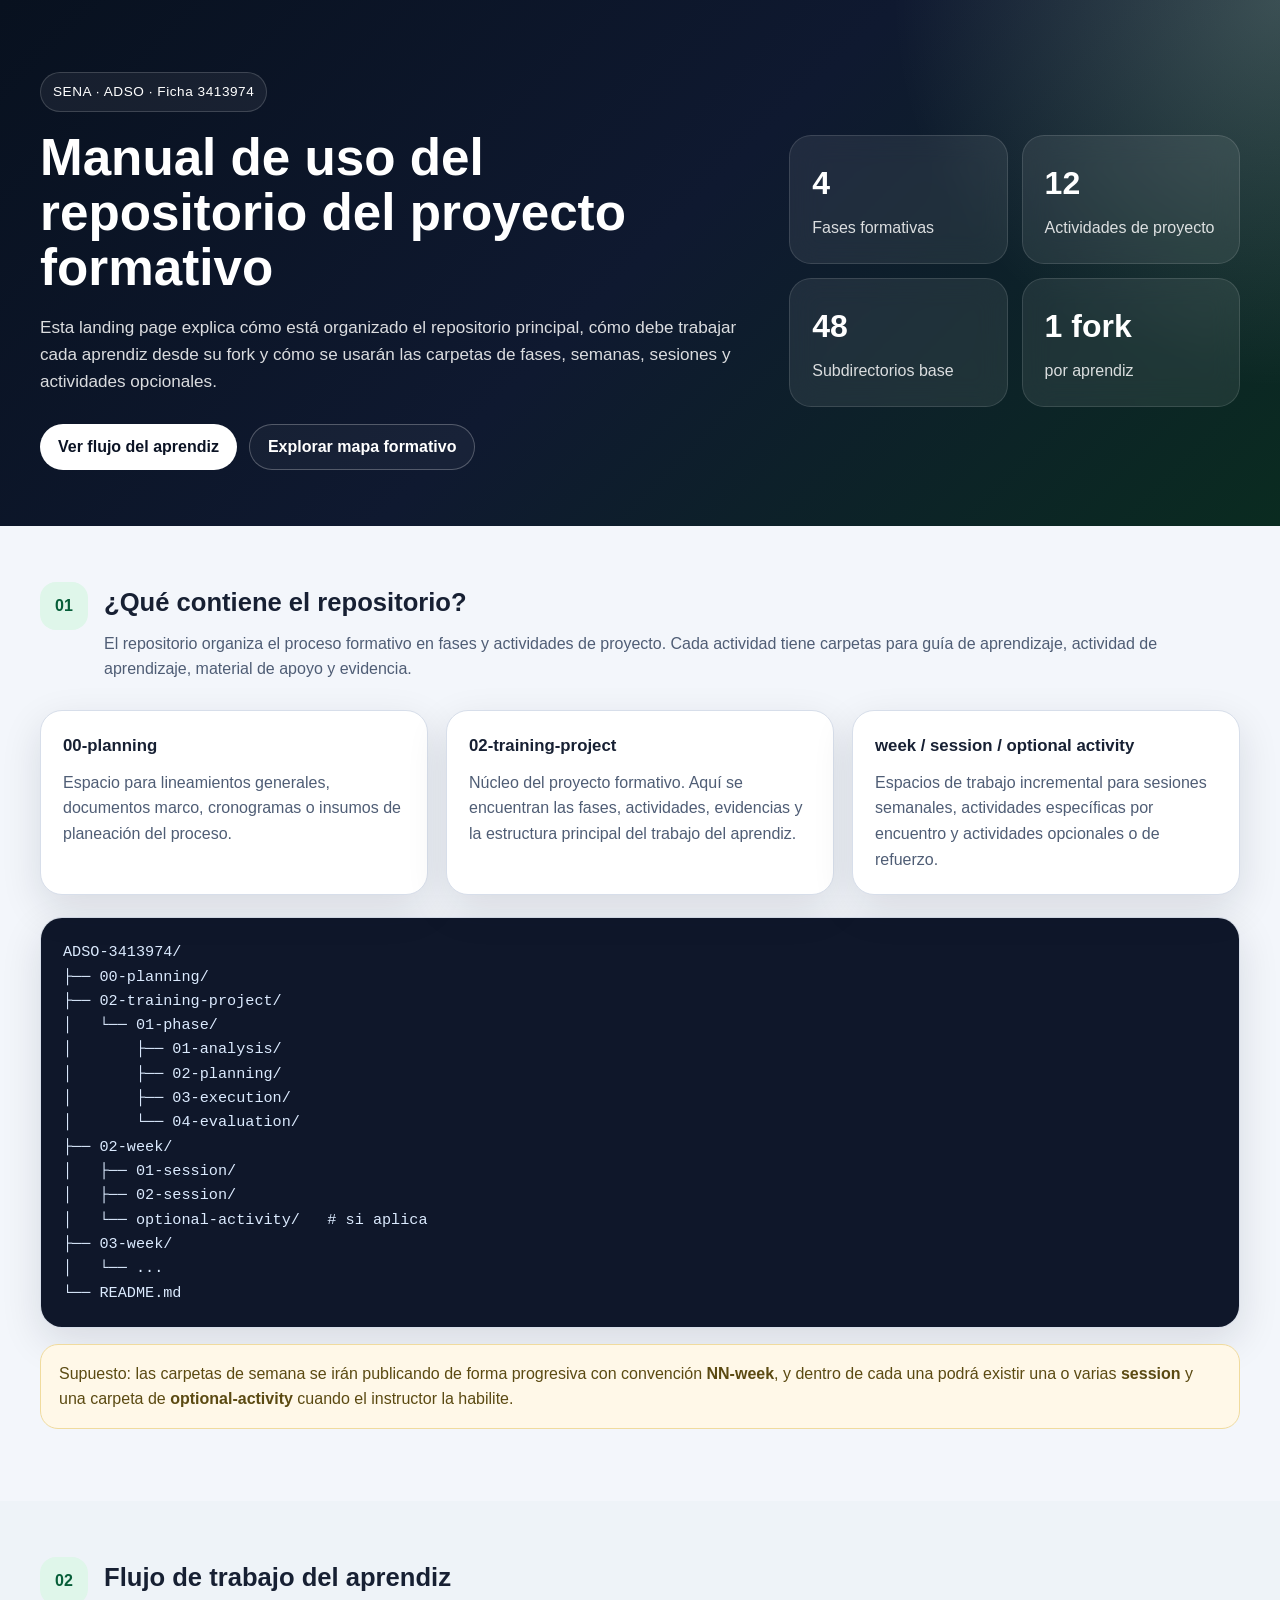
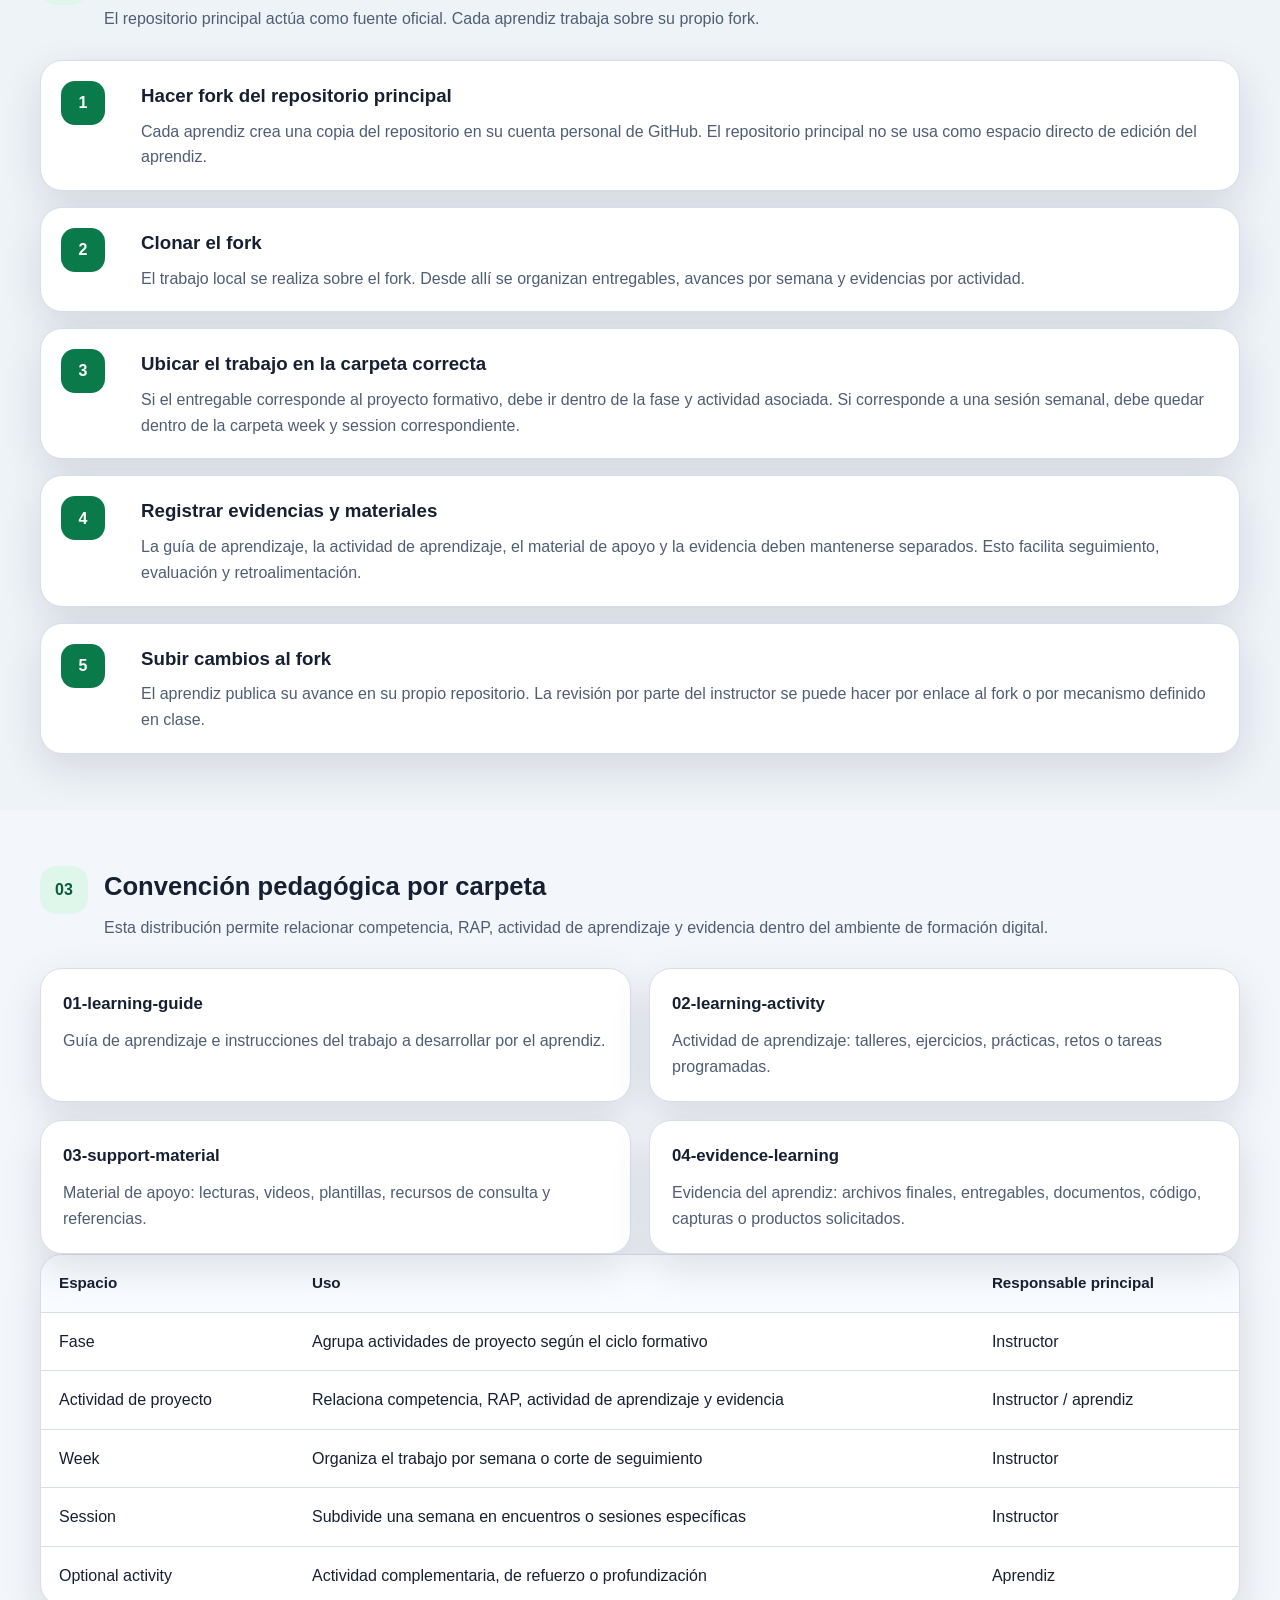
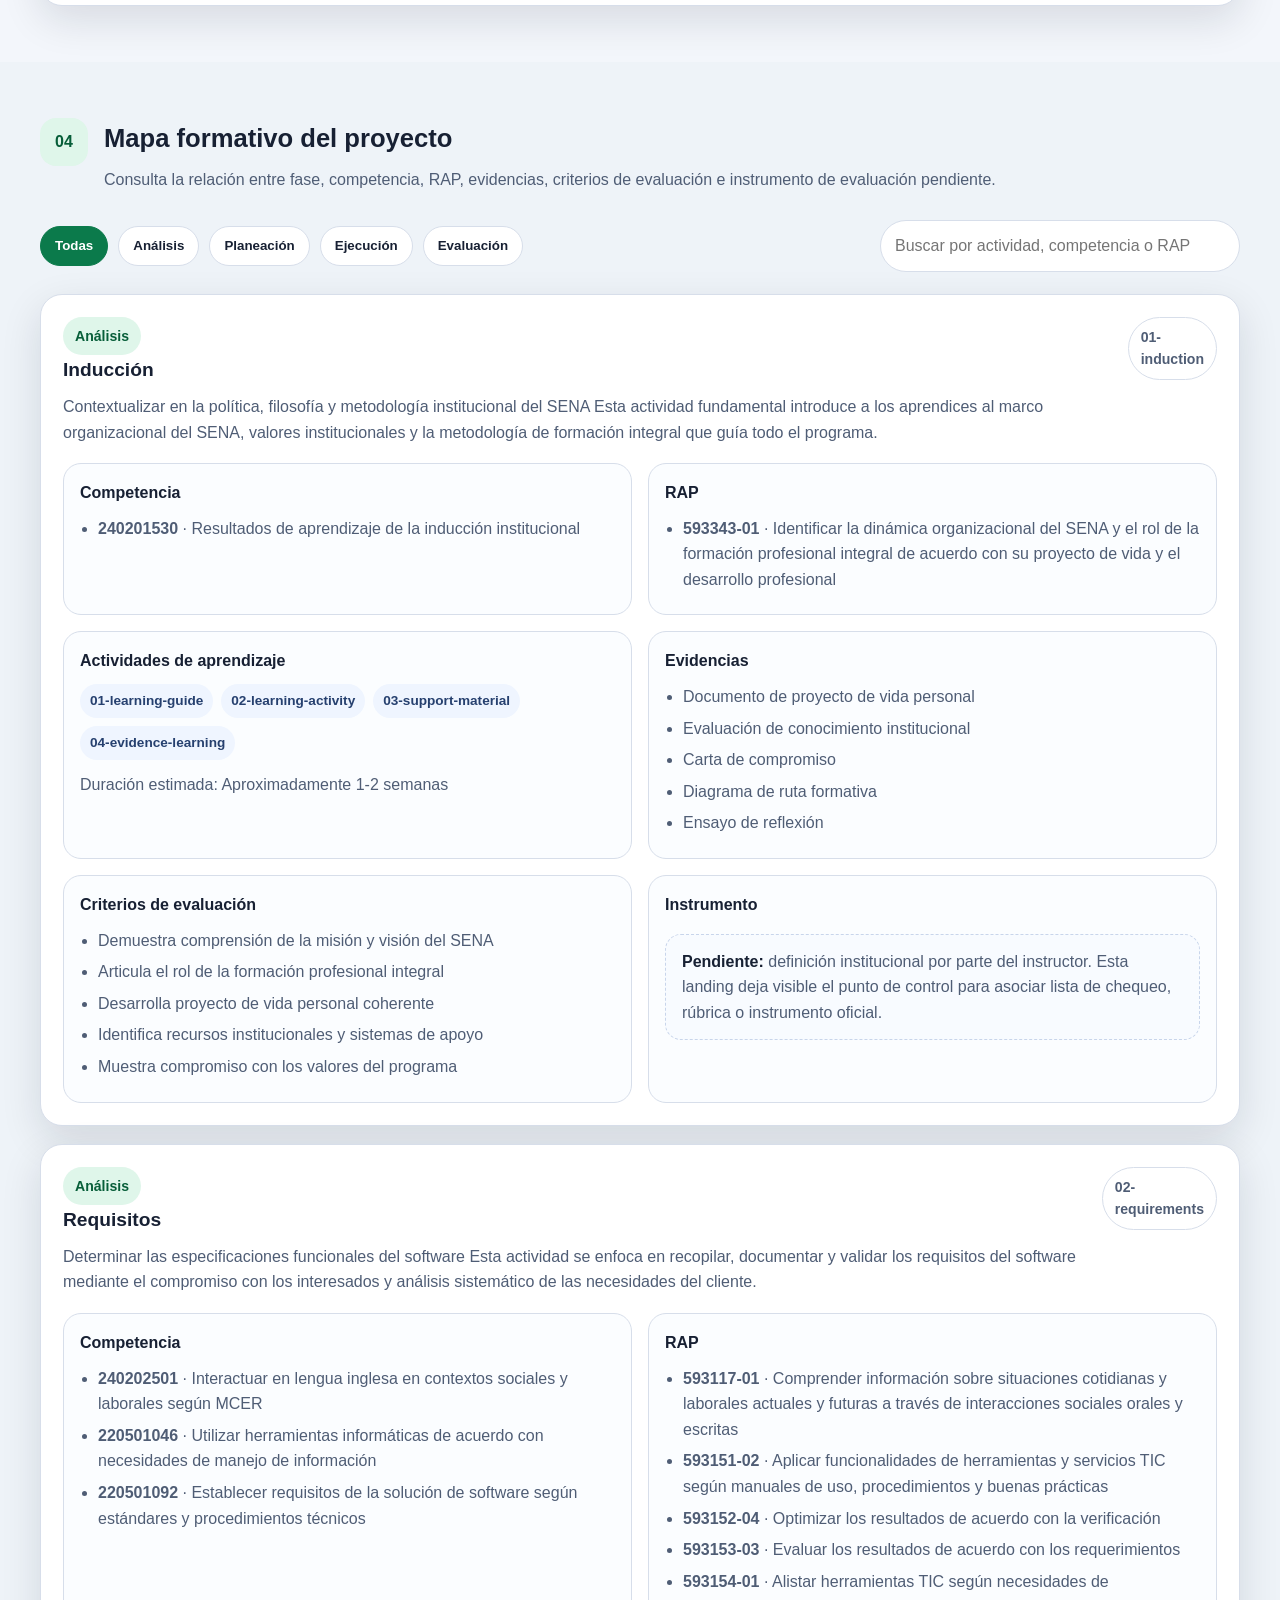
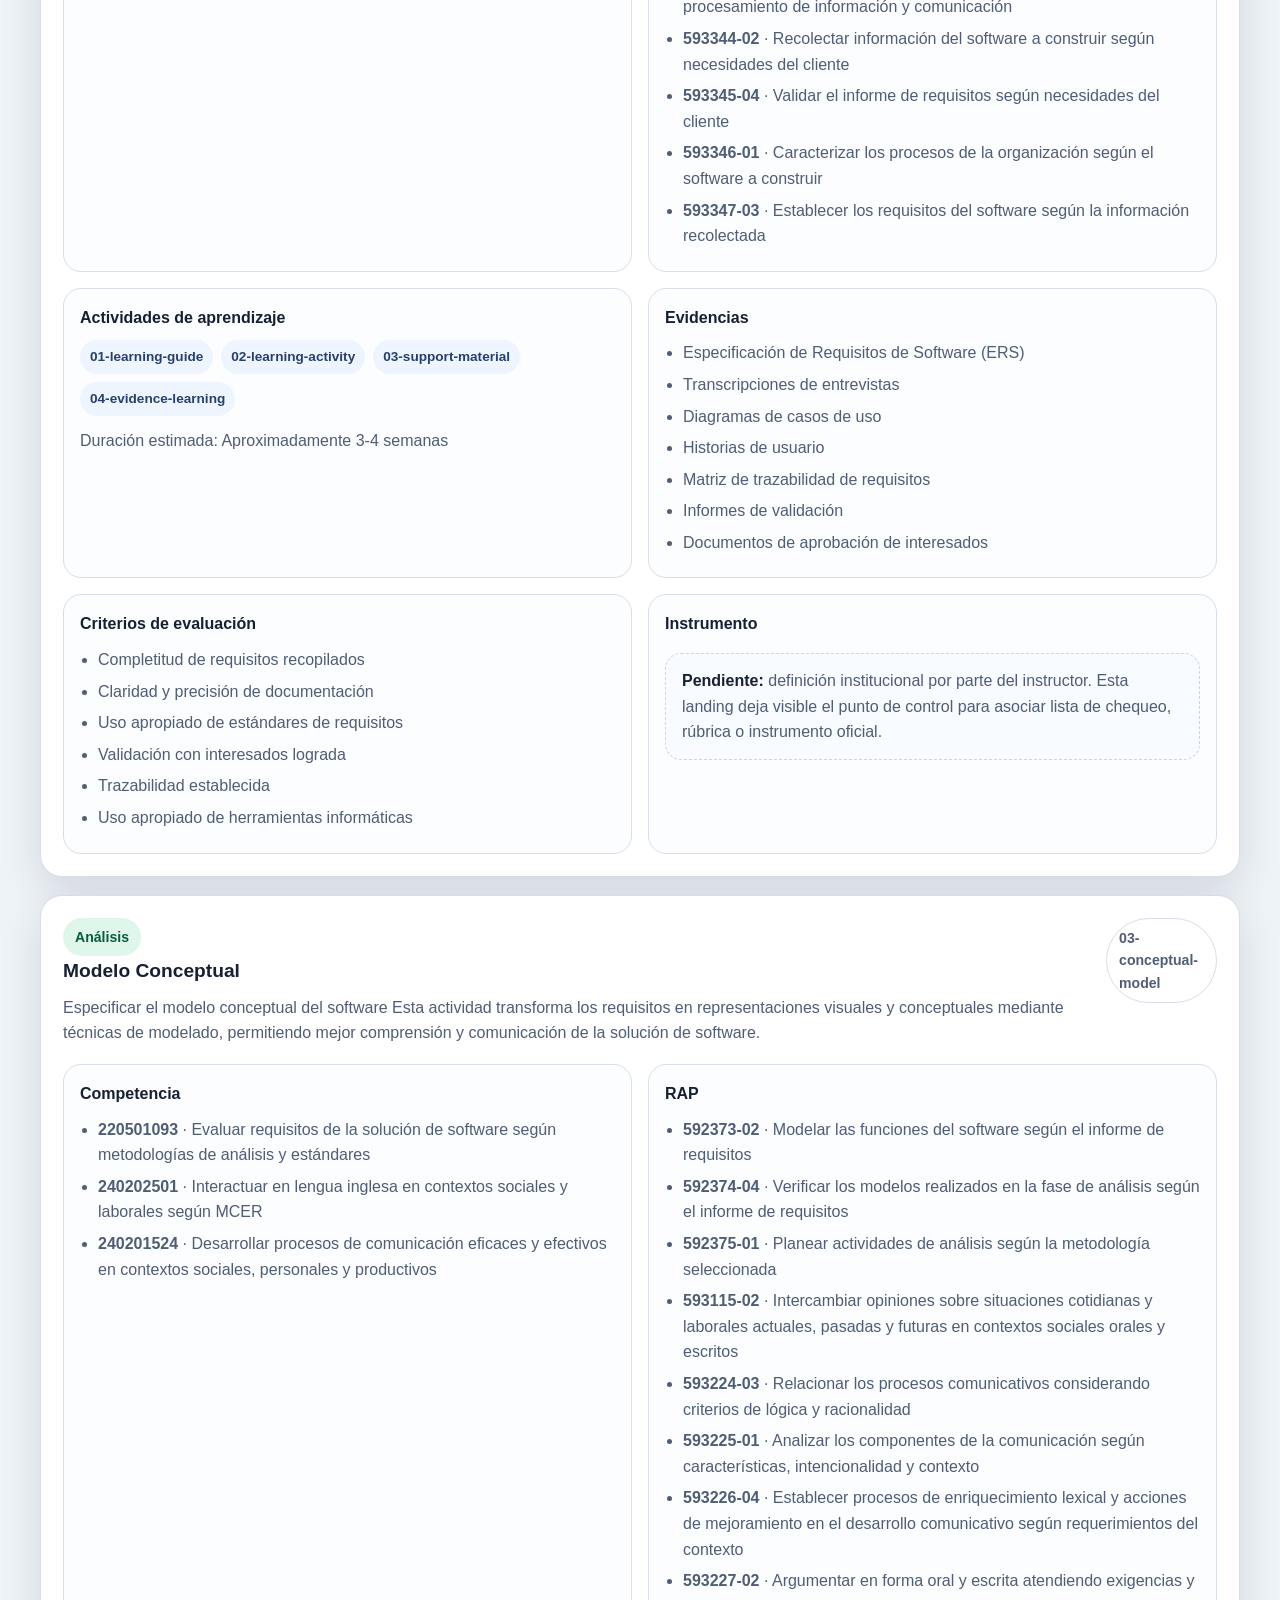
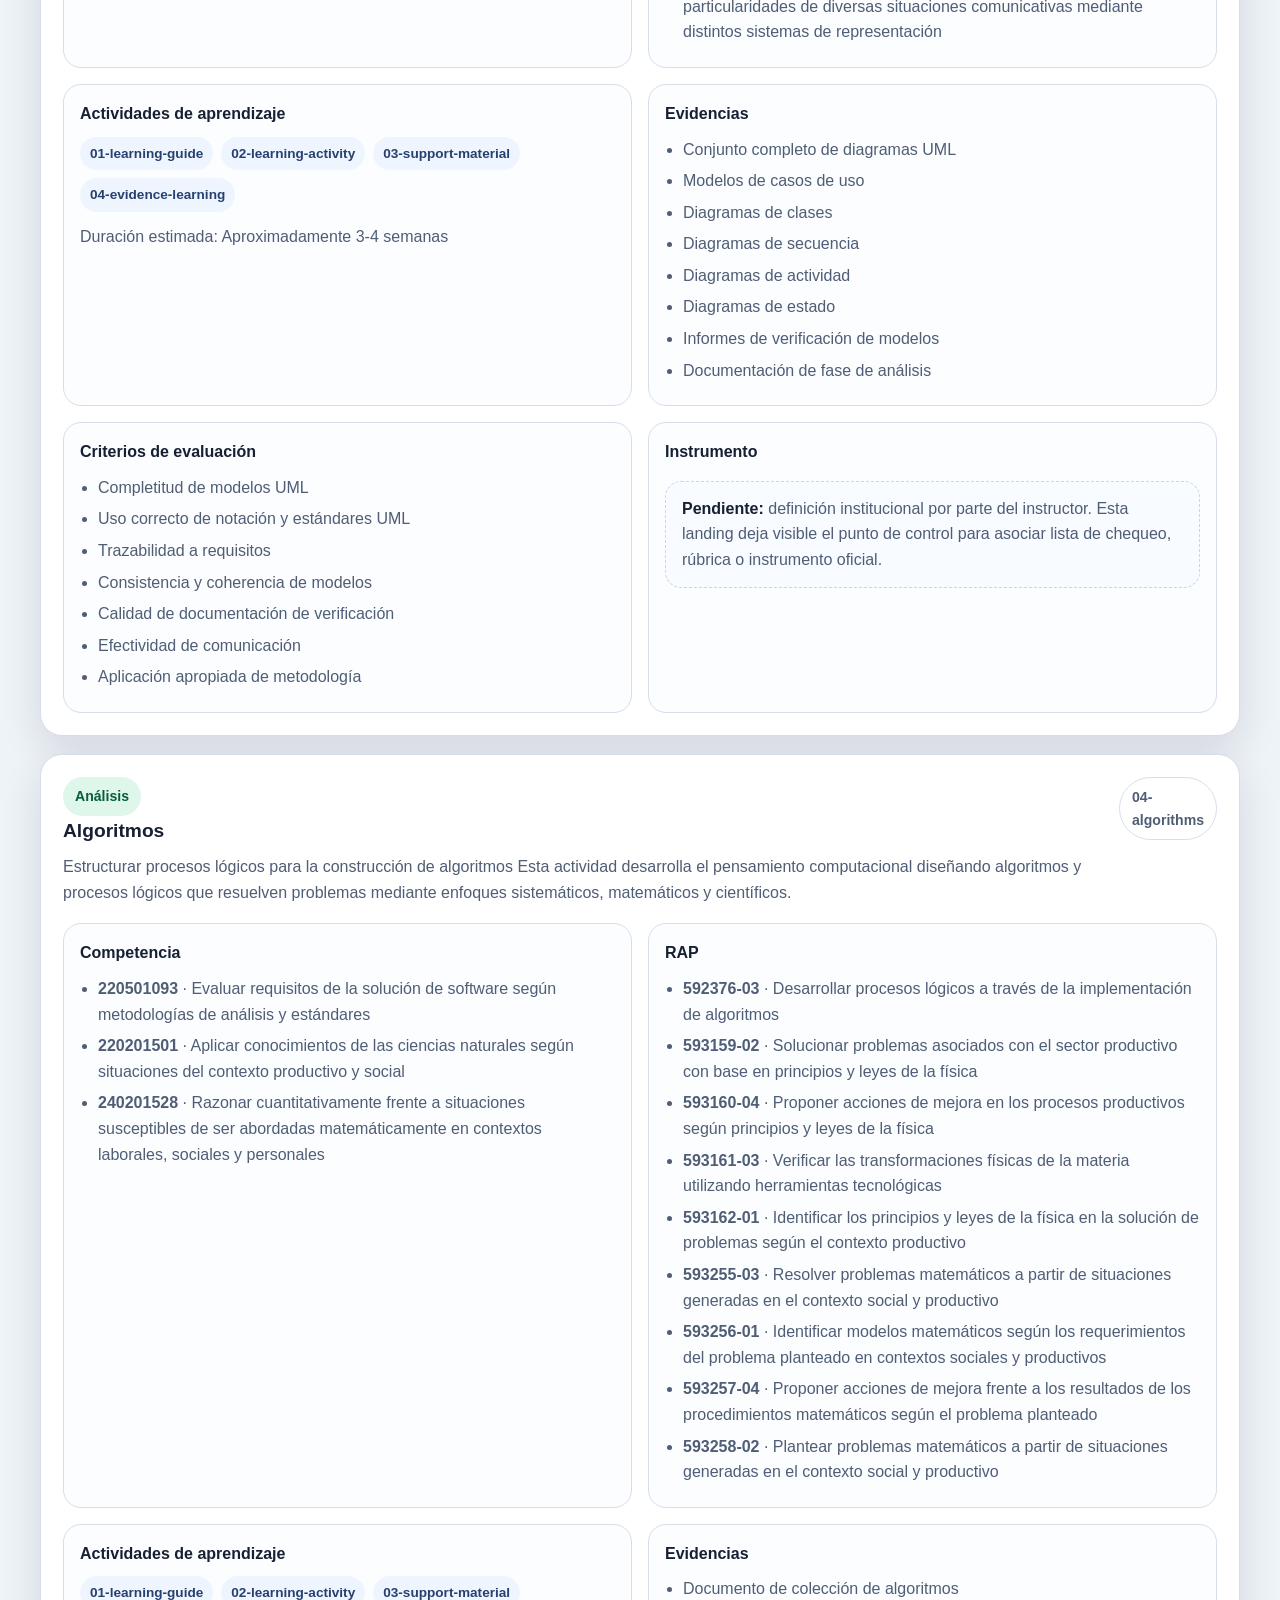
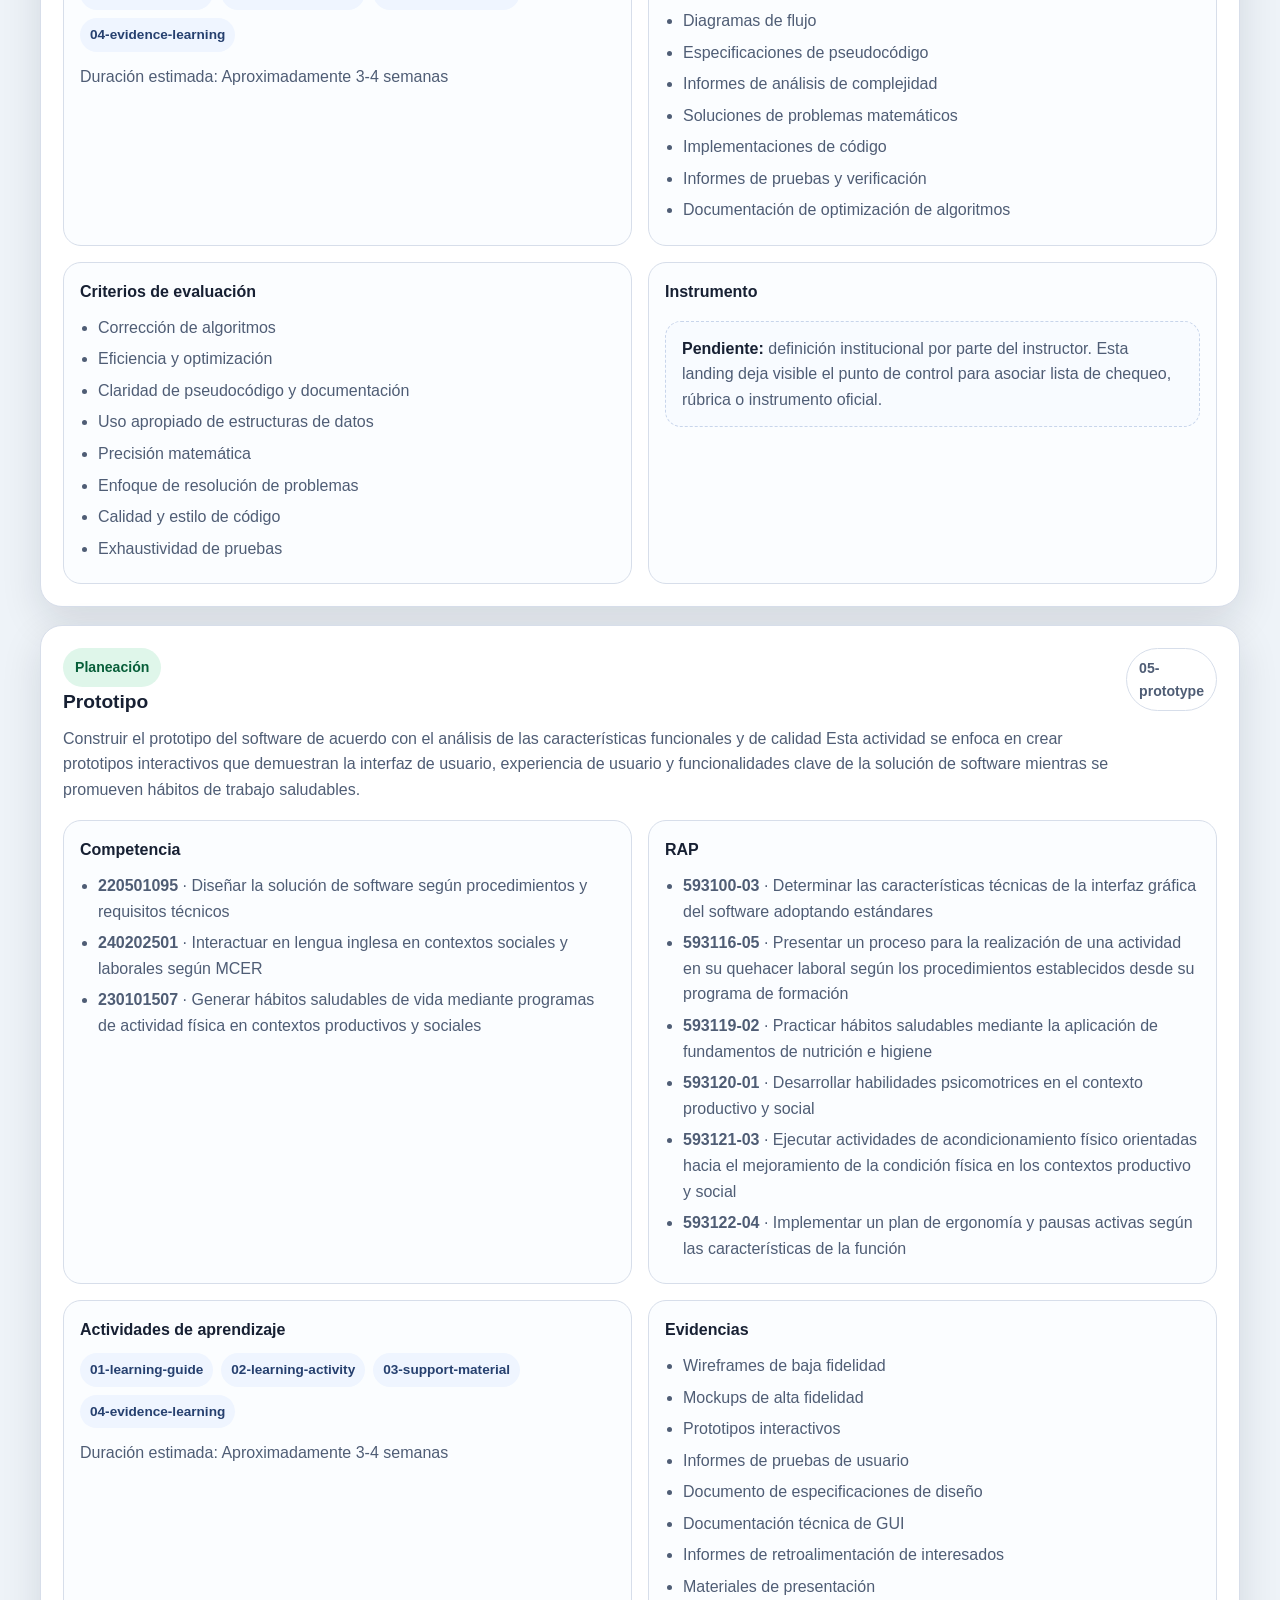
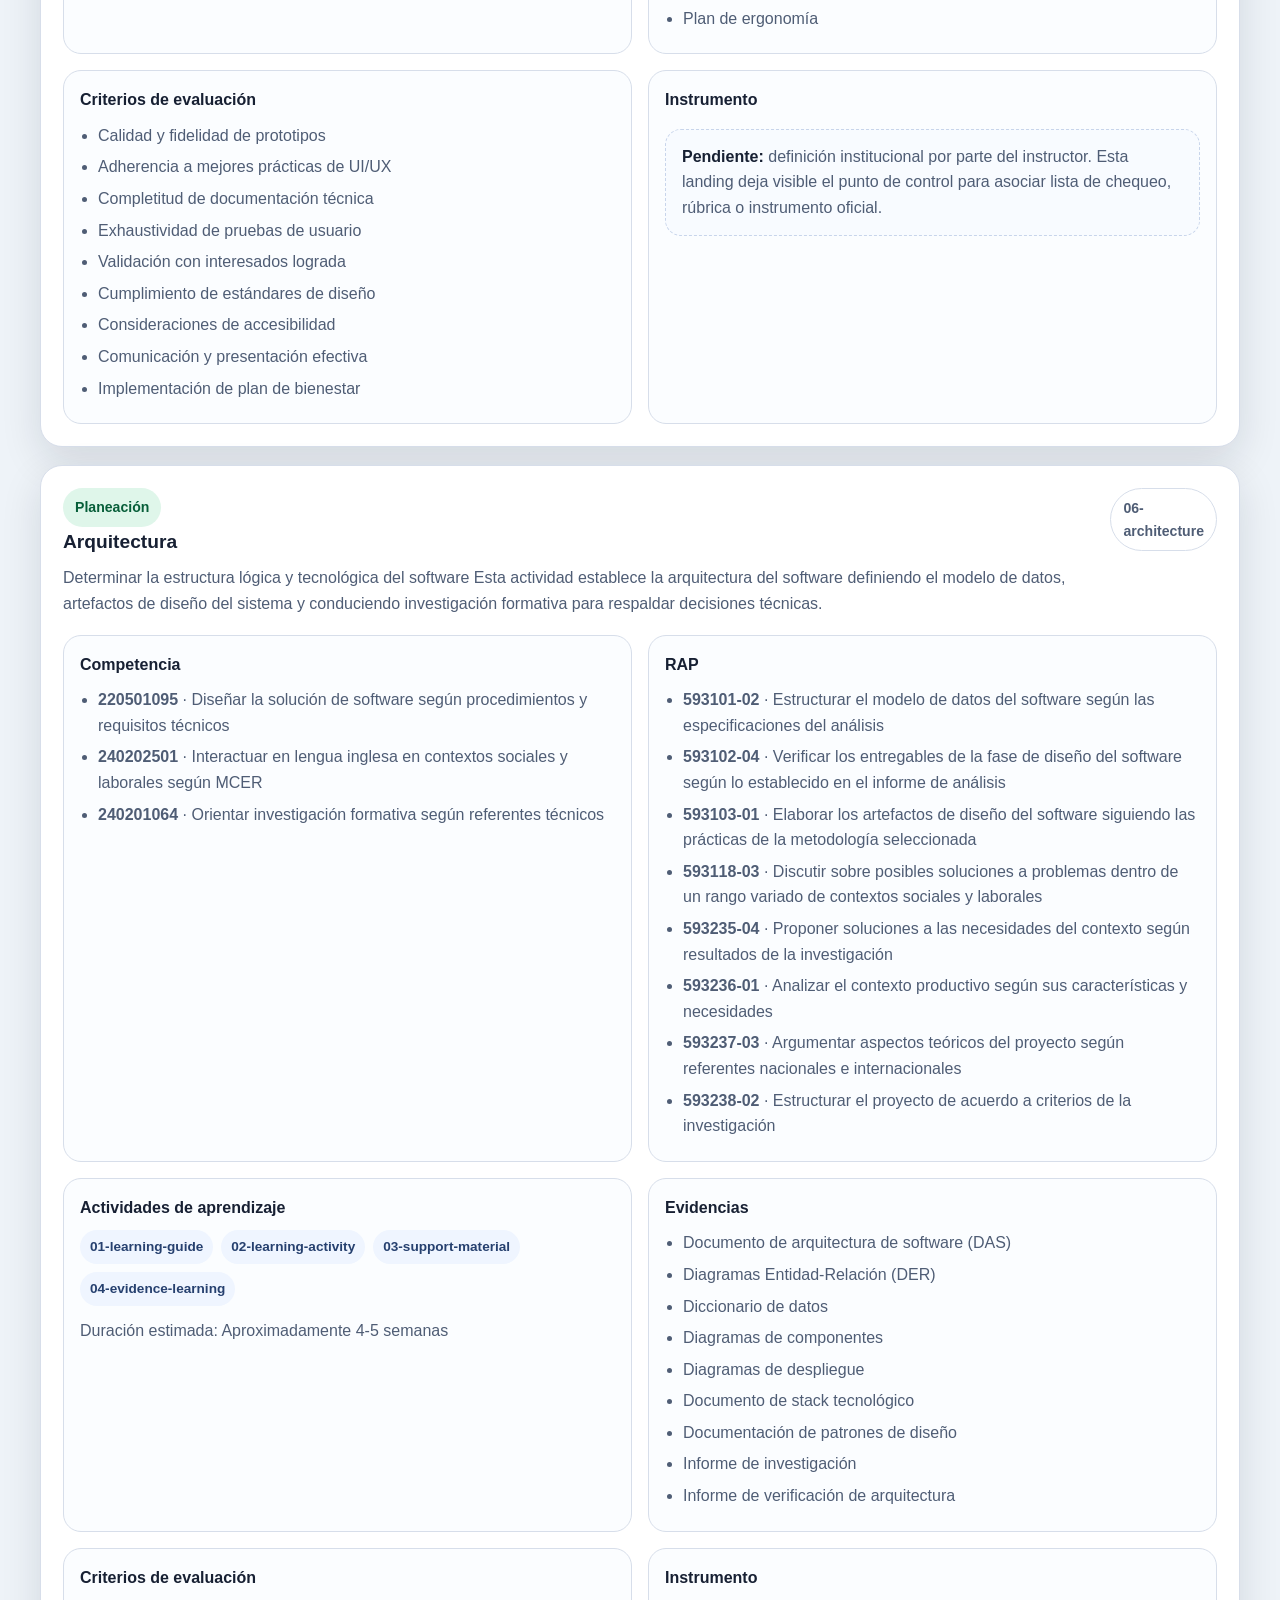
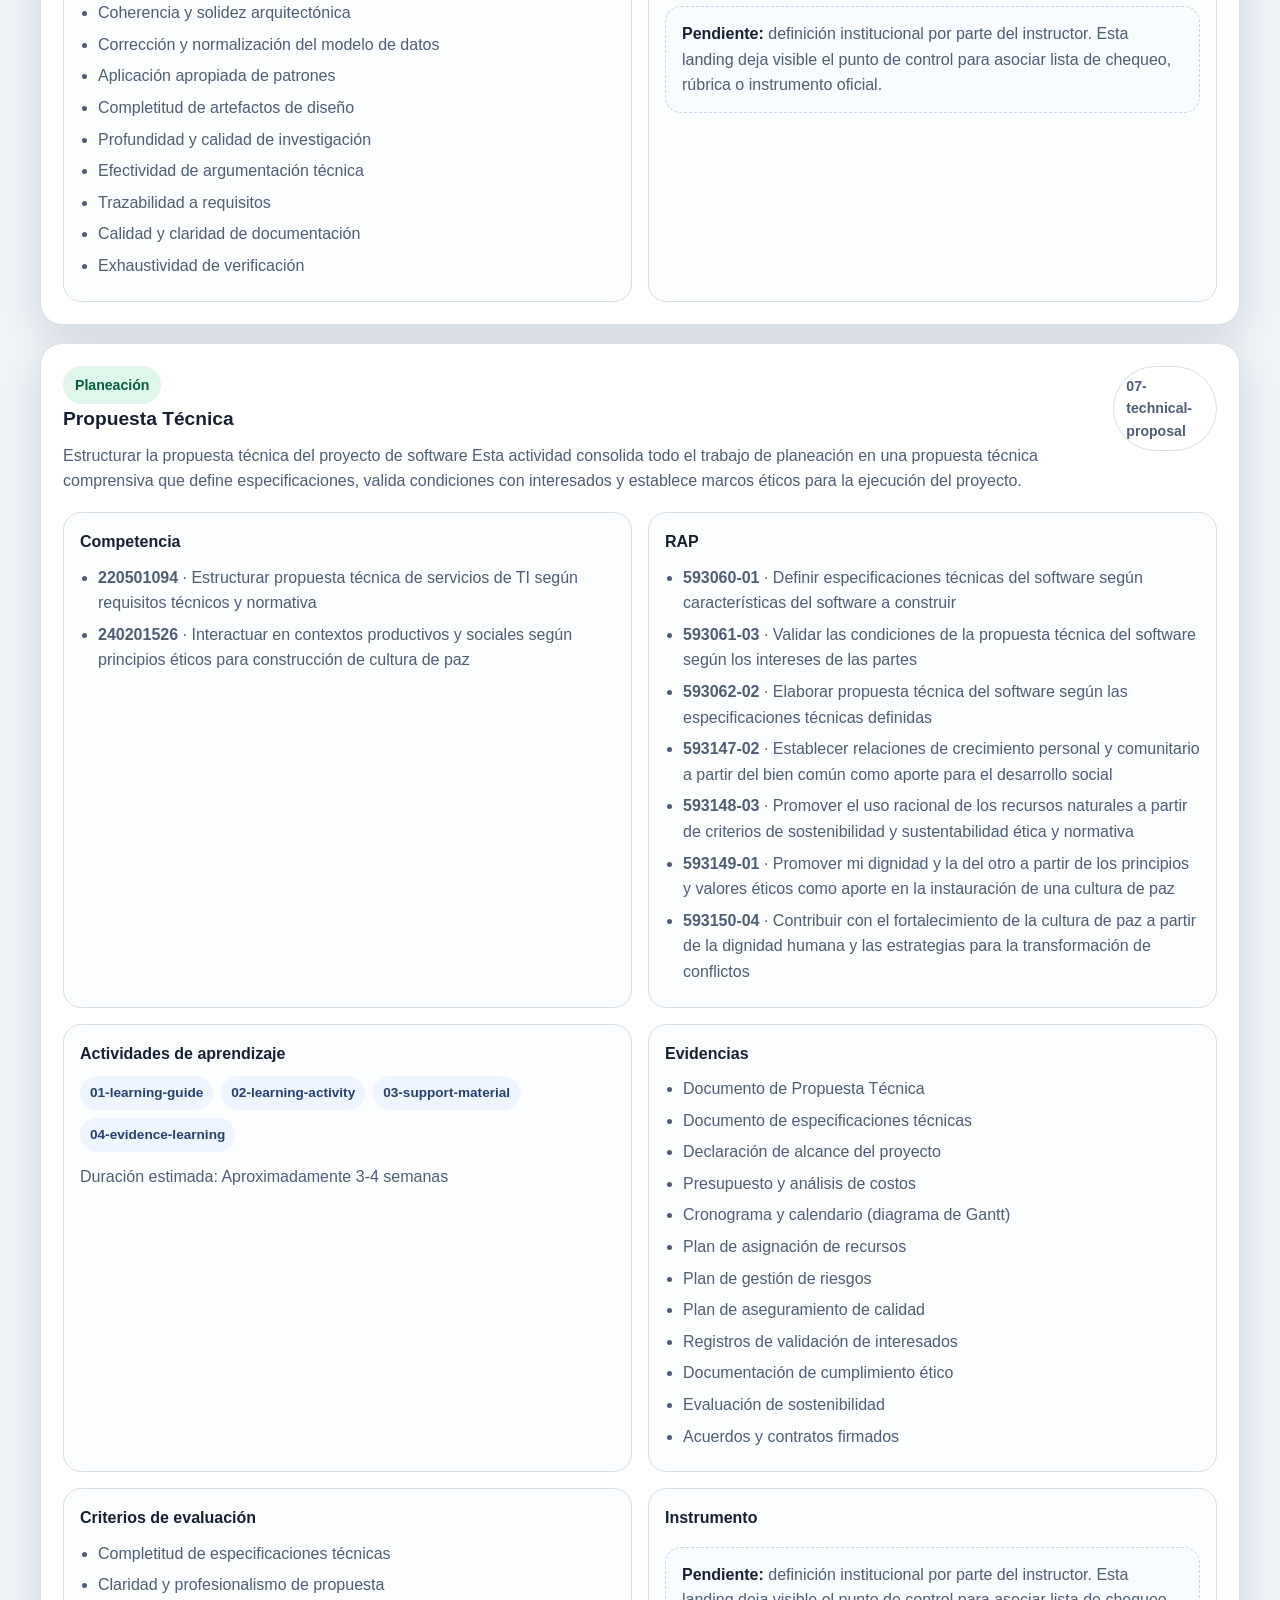
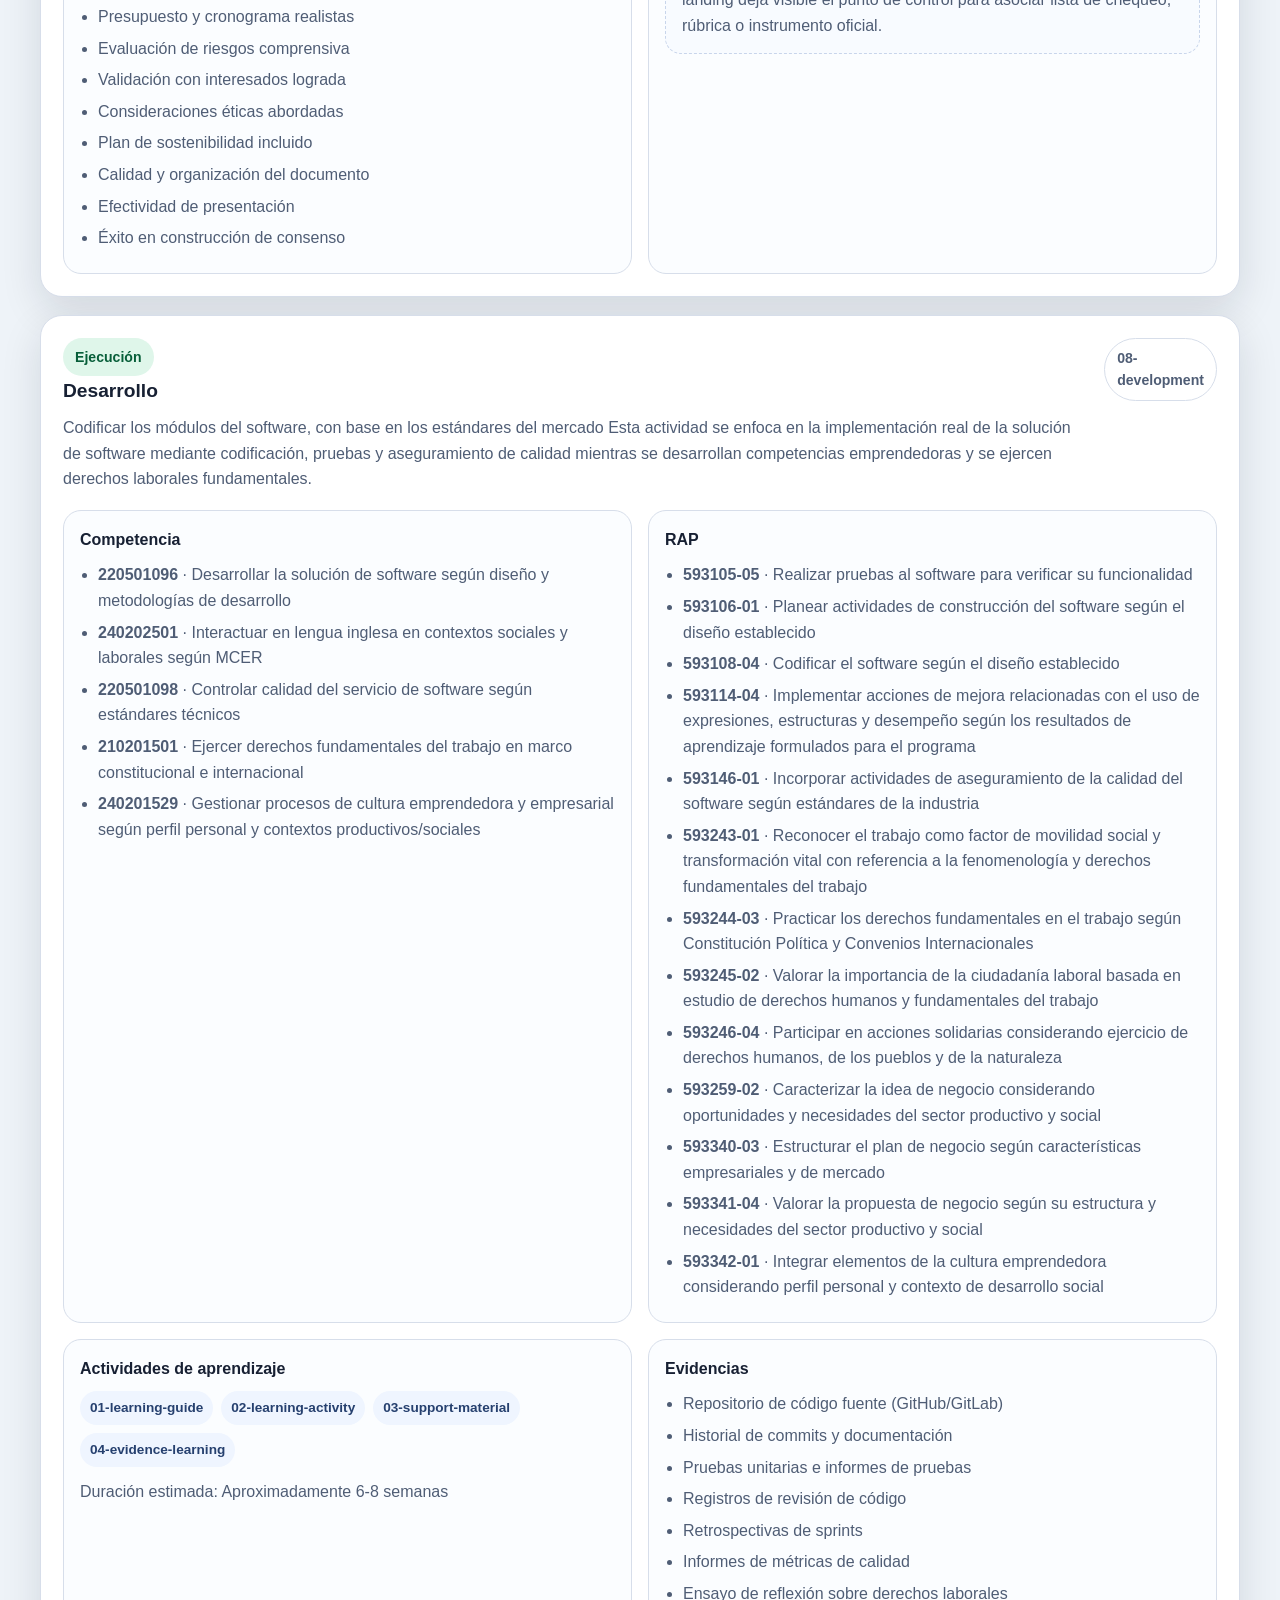
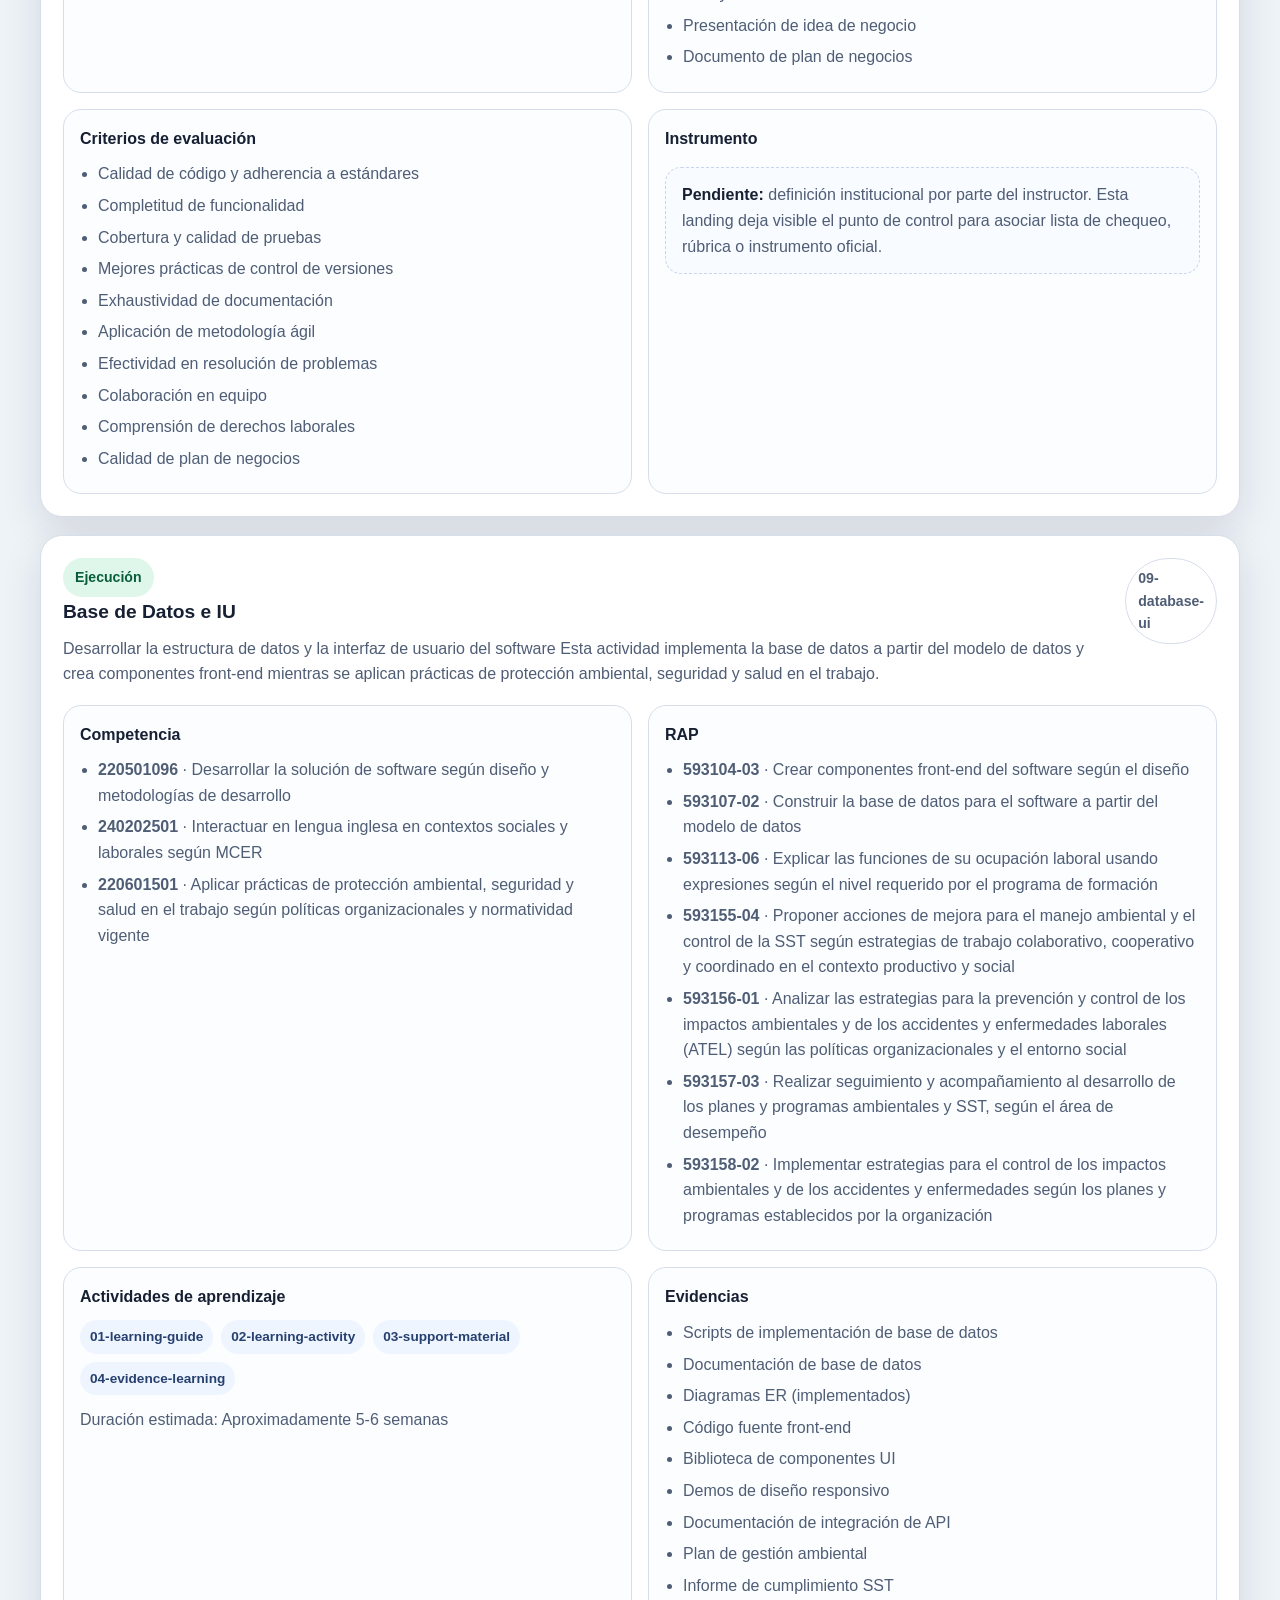
<file: 01-landing-manual-adso/index.html>
<!DOCTYPE html>
<html lang="es">
<head>
  <meta charset="UTF-8">
  <meta name="viewport" content="width=device-width, initial-scale=1.0">
  <title>Manual del Repositorio ADSO 3413974</title>
  <meta name="description" content="Landing page tipo manual para orientar a los aprendices sobre la estructura del repositorio ADSO 3413974, el flujo de fork y la organización por fases, week, session y optional activity.">
  <link rel="stylesheet" href="styles.css">
</head>
<body>
  <header class="hero">
    <div class="container hero-grid">
      <div class="hero-copy">
        <span class="eyebrow">SENA · ADSO · Ficha 3413974</span>
        <h1>Manual de uso del repositorio del proyecto formativo</h1>
        <p class="lead">
          Esta landing page explica cómo está organizado el repositorio principal, cómo debe trabajar cada aprendiz desde su fork y cómo se usarán las carpetas de fases, semanas, sesiones y actividades opcionales.
        </p>
        <div class="hero-actions">
          <a href="#flujo" class="btn btn-primary">Ver flujo del aprendiz</a>
          <a href="#mapa-formativo" class="btn btn-secondary">Explorar mapa formativo</a>
        </div>
      </div>
      <aside class="hero-panel">
        <div class="metric-card">
          <strong>4</strong>
          <span>Fases formativas</span>
        </div>
        <div class="metric-card">
          <strong>12</strong>
          <span>Actividades de proyecto</span>
        </div>
        <div class="metric-card">
          <strong>48</strong>
          <span>Subdirectorios base</span>
        </div>
        <div class="metric-card">
          <strong>1 fork</strong>
          <span>por aprendiz</span>
        </div>
      </aside>
    </div>
  </header>

  <main>
    <section class="section">
      <div class="container">
        <div class="section-heading">
          <span class="section-tag">01</span>
          <div>
            <h2>¿Qué contiene el repositorio?</h2>
            <p>El repositorio organiza el proceso formativo en fases y actividades de proyecto. Cada actividad tiene carpetas para guía de aprendizaje, actividad de aprendizaje, material de apoyo y evidencia.</p>
          </div>
        </div>

        <div class="grid grid-3">
          <article class="card">
            <h3>00-planning</h3>
            <p>Espacio para lineamientos generales, documentos marco, cronogramas o insumos de planeación del proceso.</p>
          </article>
          <article class="card">
            <h3>02-training-project</h3>
            <p>Núcleo del proyecto formativo. Aquí se encuentran las fases, actividades, evidencias y la estructura principal del trabajo del aprendiz.</p>
          </article>
          <article class="card">
            <h3>week / session / optional activity</h3>
            <p>Espacios de trabajo incremental para sesiones semanales, actividades específicas por encuentro y actividades opcionales o de refuerzo.</p>
          </article>
        </div>

        <div class="code-card">
<pre><code>ADSO-3413974/
├── 00-planning/
├── 02-training-project/
│   └── 01-phase/
│       ├── 01-analysis/
│       ├── 02-planning/
│       ├── 03-execution/
│       └── 04-evaluation/
├── 02-week/
│   ├── 01-session/
│   ├── 02-session/
│   └── optional-activity/   # si aplica
├── 03-week/
│   └── ...
└── README.md</code></pre>
        </div>

        <p class="note">
          Supuesto: las carpetas de semana se irán publicando de forma progresiva con convención <strong>NN-week</strong>, y dentro de cada una podrá existir una o varias <strong>session</strong> y una carpeta de <strong>optional-activity</strong> cuando el instructor la habilite.
        </p>
      </div>
    </section>

    <section id="flujo" class="section section-alt">
      <div class="container">
        <div class="section-heading">
          <span class="section-tag">02</span>
          <div>
            <h2>Flujo de trabajo del aprendiz</h2>
            <p>El repositorio principal actúa como fuente oficial. Cada aprendiz trabaja sobre su propio fork.</p>
          </div>
        </div>

        <div class="timeline">
          <article class="timeline-item">
            <span class="timeline-step">1</span>
            <div>
              <h3>Hacer fork del repositorio principal</h3>
              <p>Cada aprendiz crea una copia del repositorio en su cuenta personal de GitHub. El repositorio principal no se usa como espacio directo de edición del aprendiz.</p>
            </div>
          </article>
          <article class="timeline-item">
            <span class="timeline-step">2</span>
            <div>
              <h3>Clonar el fork</h3>
              <p>El trabajo local se realiza sobre el fork. Desde allí se organizan entregables, avances por semana y evidencias por actividad.</p>
            </div>
          </article>
          <article class="timeline-item">
            <span class="timeline-step">3</span>
            <div>
              <h3>Ubicar el trabajo en la carpeta correcta</h3>
              <p>Si el entregable corresponde al proyecto formativo, debe ir dentro de la fase y actividad asociada. Si corresponde a una sesión semanal, debe quedar dentro de la carpeta week y session correspondiente.</p>
            </div>
          </article>
          <article class="timeline-item">
            <span class="timeline-step">4</span>
            <div>
              <h3>Registrar evidencias y materiales</h3>
              <p>La guía de aprendizaje, la actividad de aprendizaje, el material de apoyo y la evidencia deben mantenerse separados. Esto facilita seguimiento, evaluación y retroalimentación.</p>
            </div>
          </article>
          <article class="timeline-item">
            <span class="timeline-step">5</span>
            <div>
              <h3>Subir cambios al fork</h3>
              <p>El aprendiz publica su avance en su propio repositorio. La revisión por parte del instructor se puede hacer por enlace al fork o por mecanismo definido en clase.</p>
            </div>
          </article>
        </div>
      </div>
    </section>

    <section class="section">
      <div class="container">
        <div class="section-heading">
          <span class="section-tag">03</span>
          <div>
            <h2>Convención pedagógica por carpeta</h2>
            <p>Esta distribución permite relacionar competencia, RAP, actividad de aprendizaje y evidencia dentro del ambiente de formación digital.</p>
          </div>
        </div>

        <div class="grid grid-2">
          <article class="card">
            <h3>01-learning-guide</h3>
            <p>Guía de aprendizaje e instrucciones del trabajo a desarrollar por el aprendiz.</p>
          </article>
          <article class="card">
            <h3>02-learning-activity</h3>
            <p>Actividad de aprendizaje: talleres, ejercicios, prácticas, retos o tareas programadas.</p>
          </article>
          <article class="card">
            <h3>03-support-material</h3>
            <p>Material de apoyo: lecturas, videos, plantillas, recursos de consulta y referencias.</p>
          </article>
          <article class="card">
            <h3>04-evidence-learning</h3>
            <p>Evidencia del aprendiz: archivos finales, entregables, documentos, código, capturas o productos solicitados.</p>
          </article>
        </div>

        <div class="table-wrap">
          <table>
            <thead>
              <tr>
                <th>Espacio</th>
                <th>Uso</th>
                <th>Responsable principal</th>
              </tr>
            </thead>
            <tbody>
              <tr>
                <td>Fase</td>
                <td>Agrupa actividades de proyecto según el ciclo formativo</td>
                <td>Instructor</td>
              </tr>
              <tr>
                <td>Actividad de proyecto</td>
                <td>Relaciona competencia, RAP, actividad de aprendizaje y evidencia</td>
                <td>Instructor / aprendiz</td>
              </tr>
              <tr>
                <td>Week</td>
                <td>Organiza el trabajo por semana o corte de seguimiento</td>
                <td>Instructor</td>
              </tr>
              <tr>
                <td>Session</td>
                <td>Subdivide una semana en encuentros o sesiones específicas</td>
                <td>Instructor</td>
              </tr>
              <tr>
                <td>Optional activity</td>
                <td>Actividad complementaria, de refuerzo o profundización</td>
                <td>Aprendiz</td>
              </tr>
            </tbody>
          </table>
        </div>
      </div>
    </section>

    <section id="mapa-formativo" class="section section-alt">
      <div class="container">
        <div class="section-heading">
          <span class="section-tag">04</span>
          <div>
            <h2>Mapa formativo del proyecto</h2>
            <p>Consulta la relación entre fase, competencia, RAP, evidencias, criterios de evaluación e instrumento de evaluación pendiente.</p>
          </div>
        </div>

        <div class="toolbar">
          <div class="filter-group">
            <button class="filter-btn active" data-phase="all">Todas</button>
            <button class="filter-btn" data-phase="Análisis">Análisis</button>
            <button class="filter-btn" data-phase="Planeación">Planeación</button>
            <button class="filter-btn" data-phase="Ejecución">Ejecución</button>
            <button class="filter-btn" data-phase="Evaluación">Evaluación</button>
          </div>
          <input id="searchInput" type="search" placeholder="Buscar por actividad, competencia o RAP">
        </div>

        <div id="activityContainer" class="activity-list"></div>
      </div>
    </section>

    <section class="section">
      <div class="container">
        <div class="section-heading">
          <span class="section-tag">05</span>
          <div>
            <h2>Reglas operativas para los aprendices</h2>
            <p>Use estas reglas como lista de chequeo antes de entregar cada evidencia.</p>
          </div>
        </div>

        <div class="grid grid-2">
          <article class="card checklist-card">
            <h3>Lista de chequeo del aprendiz</h3>
            <ul class="checklist">
              <li>Verifiqué que estoy trabajando en mi fork y no en el repositorio principal.</li>
              <li>Ubique mis archivos en la fase, actividad o week correspondiente.</li>
              <li>Separé guía, actividad, material de apoyo y evidencia.</li>
              <li>Nombré mis archivos de forma clara y consistente.</li>
              <li>Subí el avance a GitHub y validé que los archivos abren correctamente.</li>
            </ul>
          </article>

          <article class="card checklist-card">
            <h3>Control del instructor</h3>
            <ul class="checklist">
              <li>Revisar cumplimiento de la estructura del repositorio.</li>
              <li>Confirmar relación entre competencia, RAP y evidencia presentada.</li>
              <li>Aplicar criterios de evaluación según la actividad.</li>
              <li>Definir y publicar el instrumento de evaluación institucional.</li>
              <li>Retroalimentar al aprendiz sobre calidad técnica y organización documental.</li>
            </ul>
          </article>
        </div>
      </div>
    </section>

    <section class="section section-alt">
      <div class="container">
        <div class="section-heading">
          <span class="section-tag">06</span>
          <div>
            <h2>Preguntas frecuentes</h2>
          </div>
        </div>

        <div class="faq-list">
          <details class="faq-item">
            <summary>¿Dónde debo trabajar mis entregables?</summary>
            <p>En su fork. El repositorio principal es la referencia oficial y no el espacio directo de edición del aprendiz.</p>
          </details>
          <details class="faq-item">
            <summary>¿Qué pasa si una actividad corresponde a una semana específica?</summary>
            <p>Puede existir una relación entre la carpeta week y una actividad del proyecto. La ubicación final depende del criterio del instructor para esa sesión.</p>
          </details>
          <details class="faq-item">
            <summary>¿Qué hago si la actividad es opcional?</summary>
            <p>Ubíquela en la carpeta de optional activity de la semana o sesión correspondiente, cuando esa carpeta exista.</p>
          </details>
          <details class="faq-item">
            <summary>¿Dónde van las evidencias?</summary>
            <p>En la carpeta <strong>04-evidence-learning</strong> de la actividad de proyecto correspondiente, o en la estructura semanal si el instructor definió una entrega por sesión.</p>
          </details>
        </div>
      </div>
    </section>
  </main>

  <footer class="footer">
    <div class="container footer-content">
      <p><strong>Manual del Repositorio ADSO 3413974</strong></p>
      <p>Diseñado para orientar a los aprendices en la navegación, organización y entrega de evidencias dentro del ambiente de formación.</p>
    </div>
  </footer>

  <script src="script.js"></script>
</body>
</html>
</file>
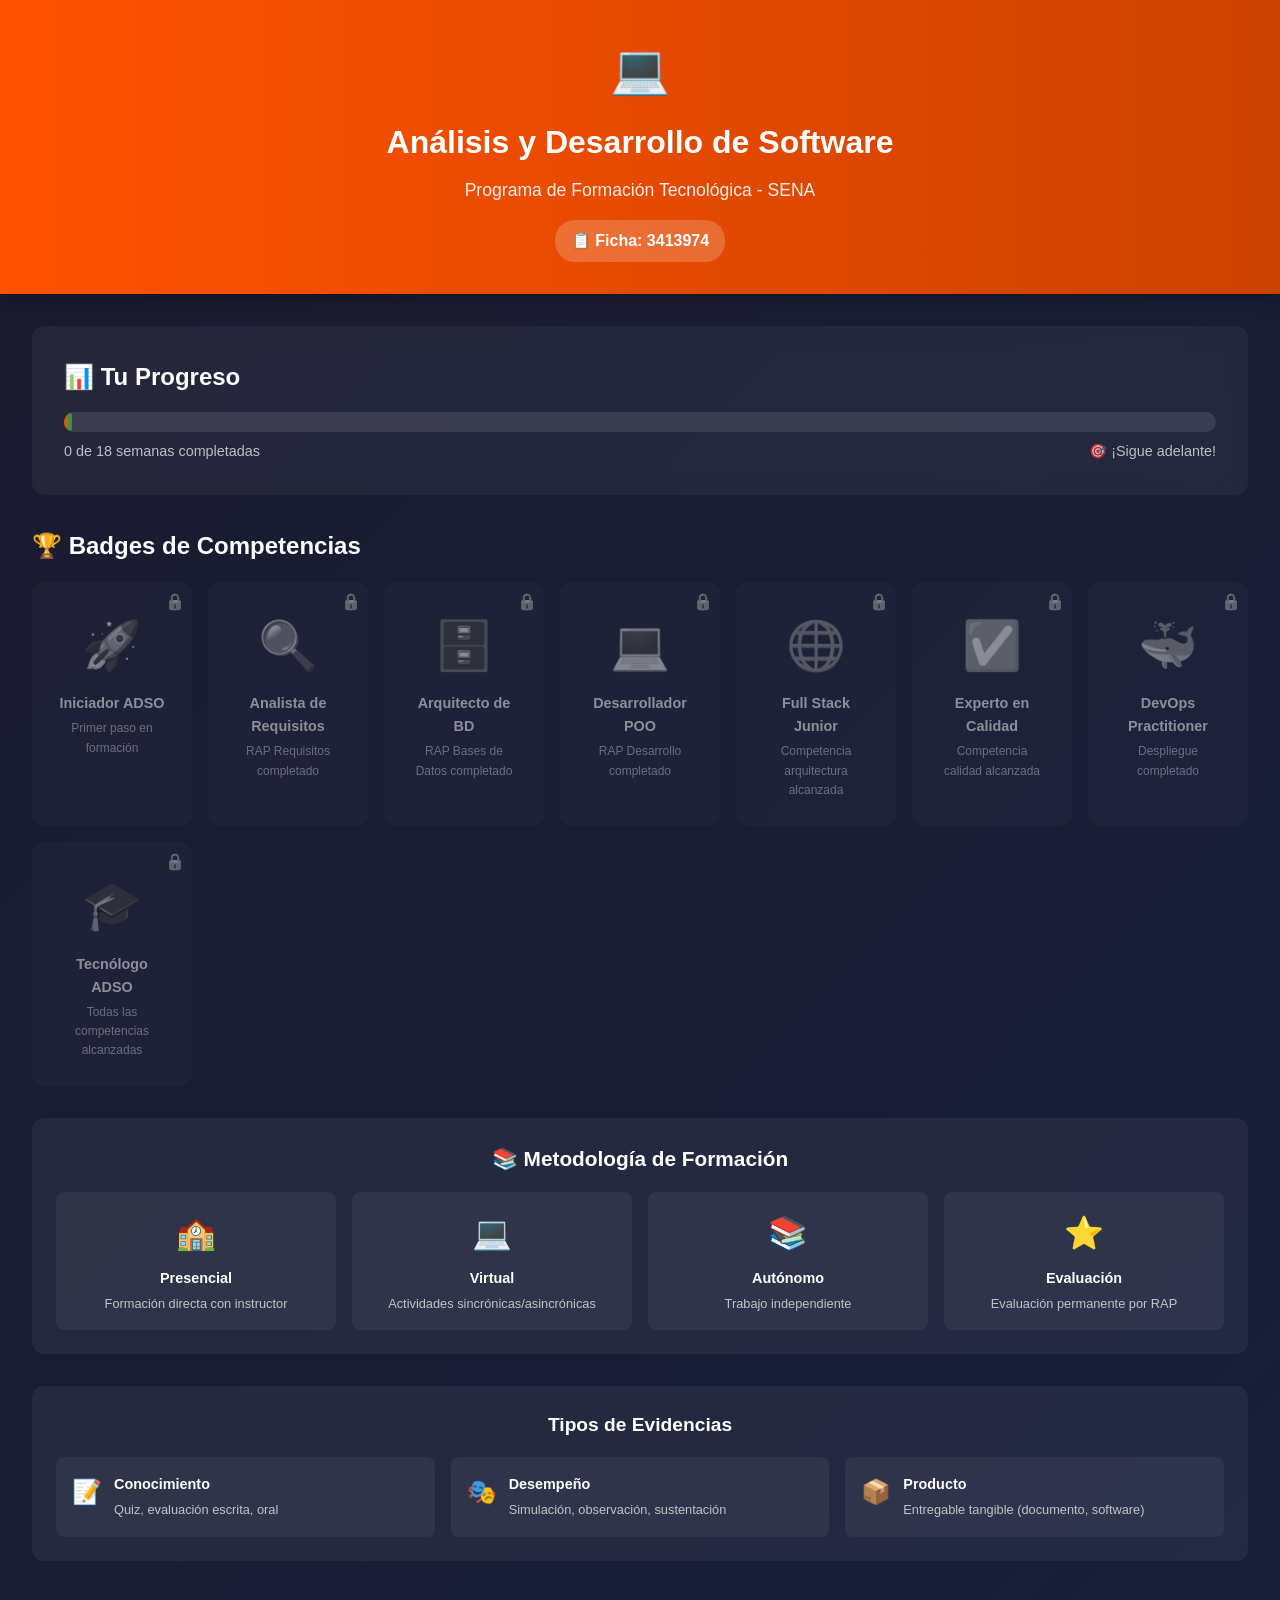
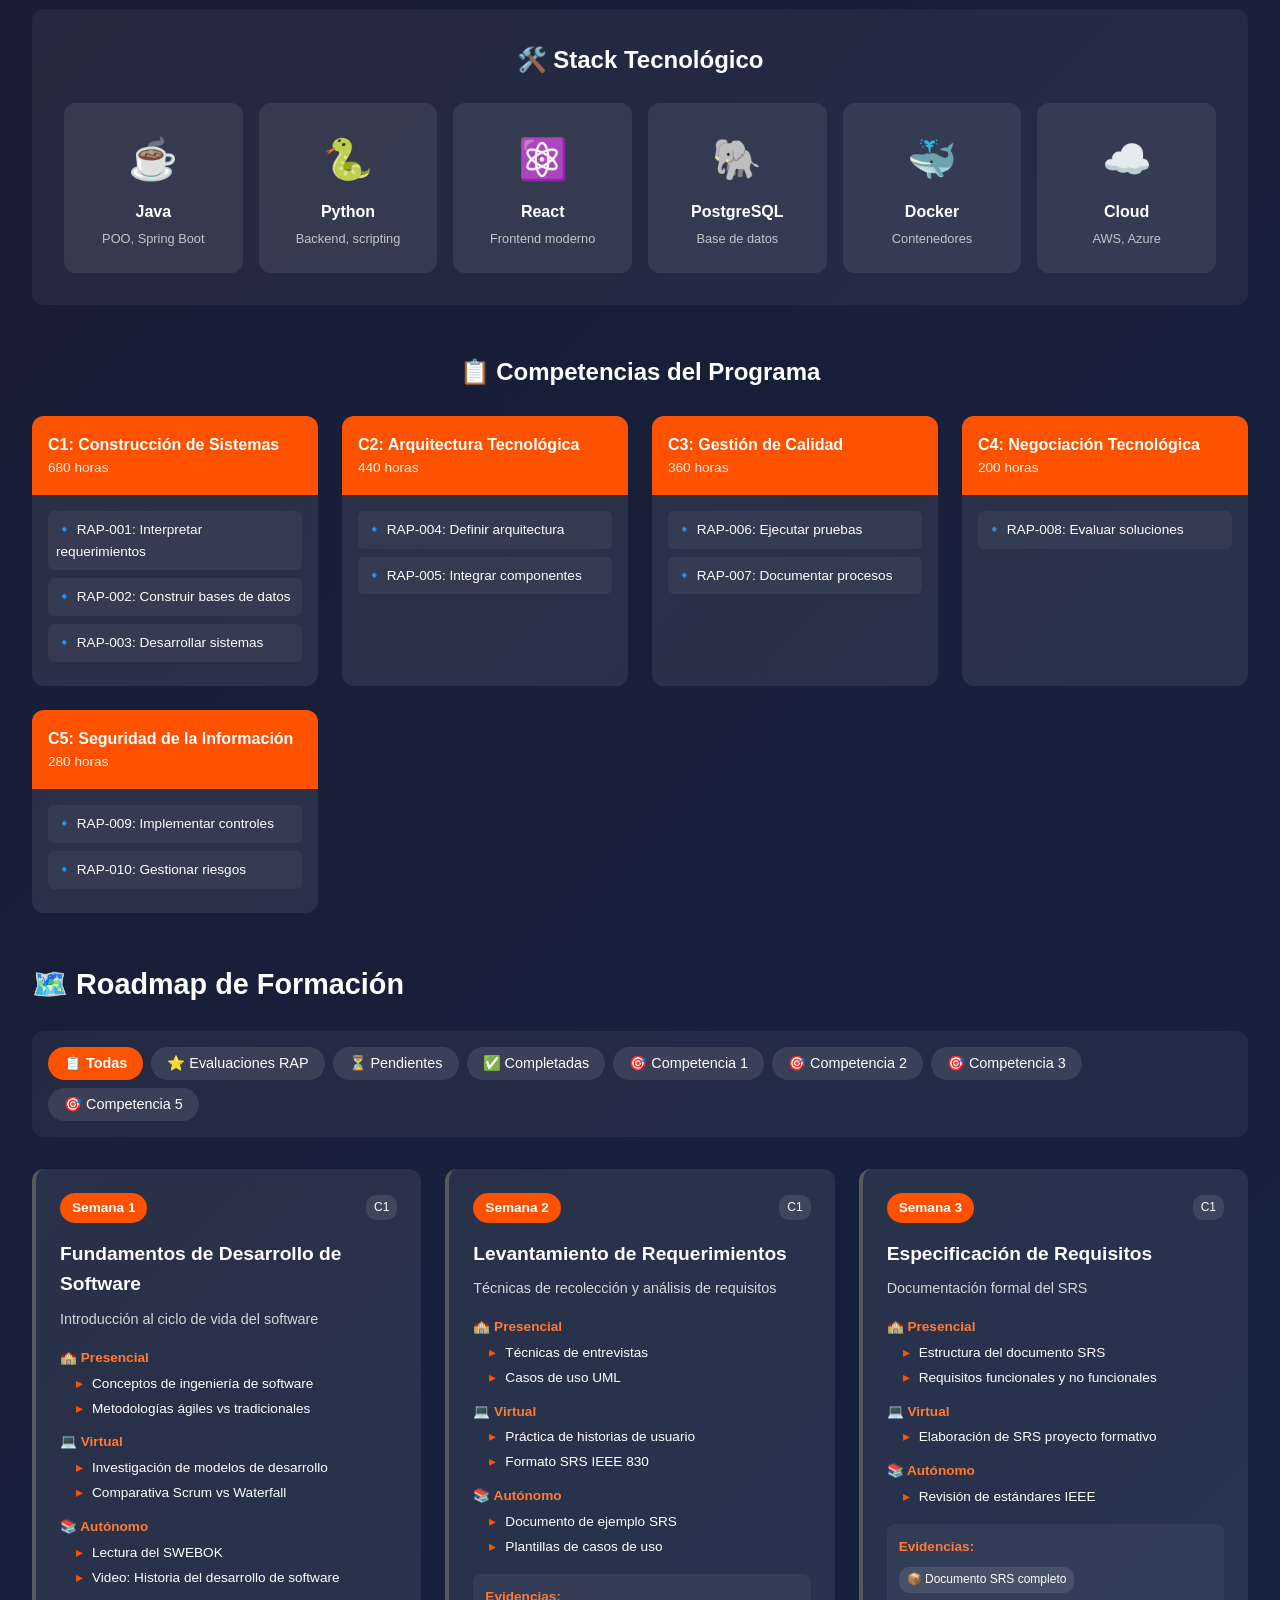
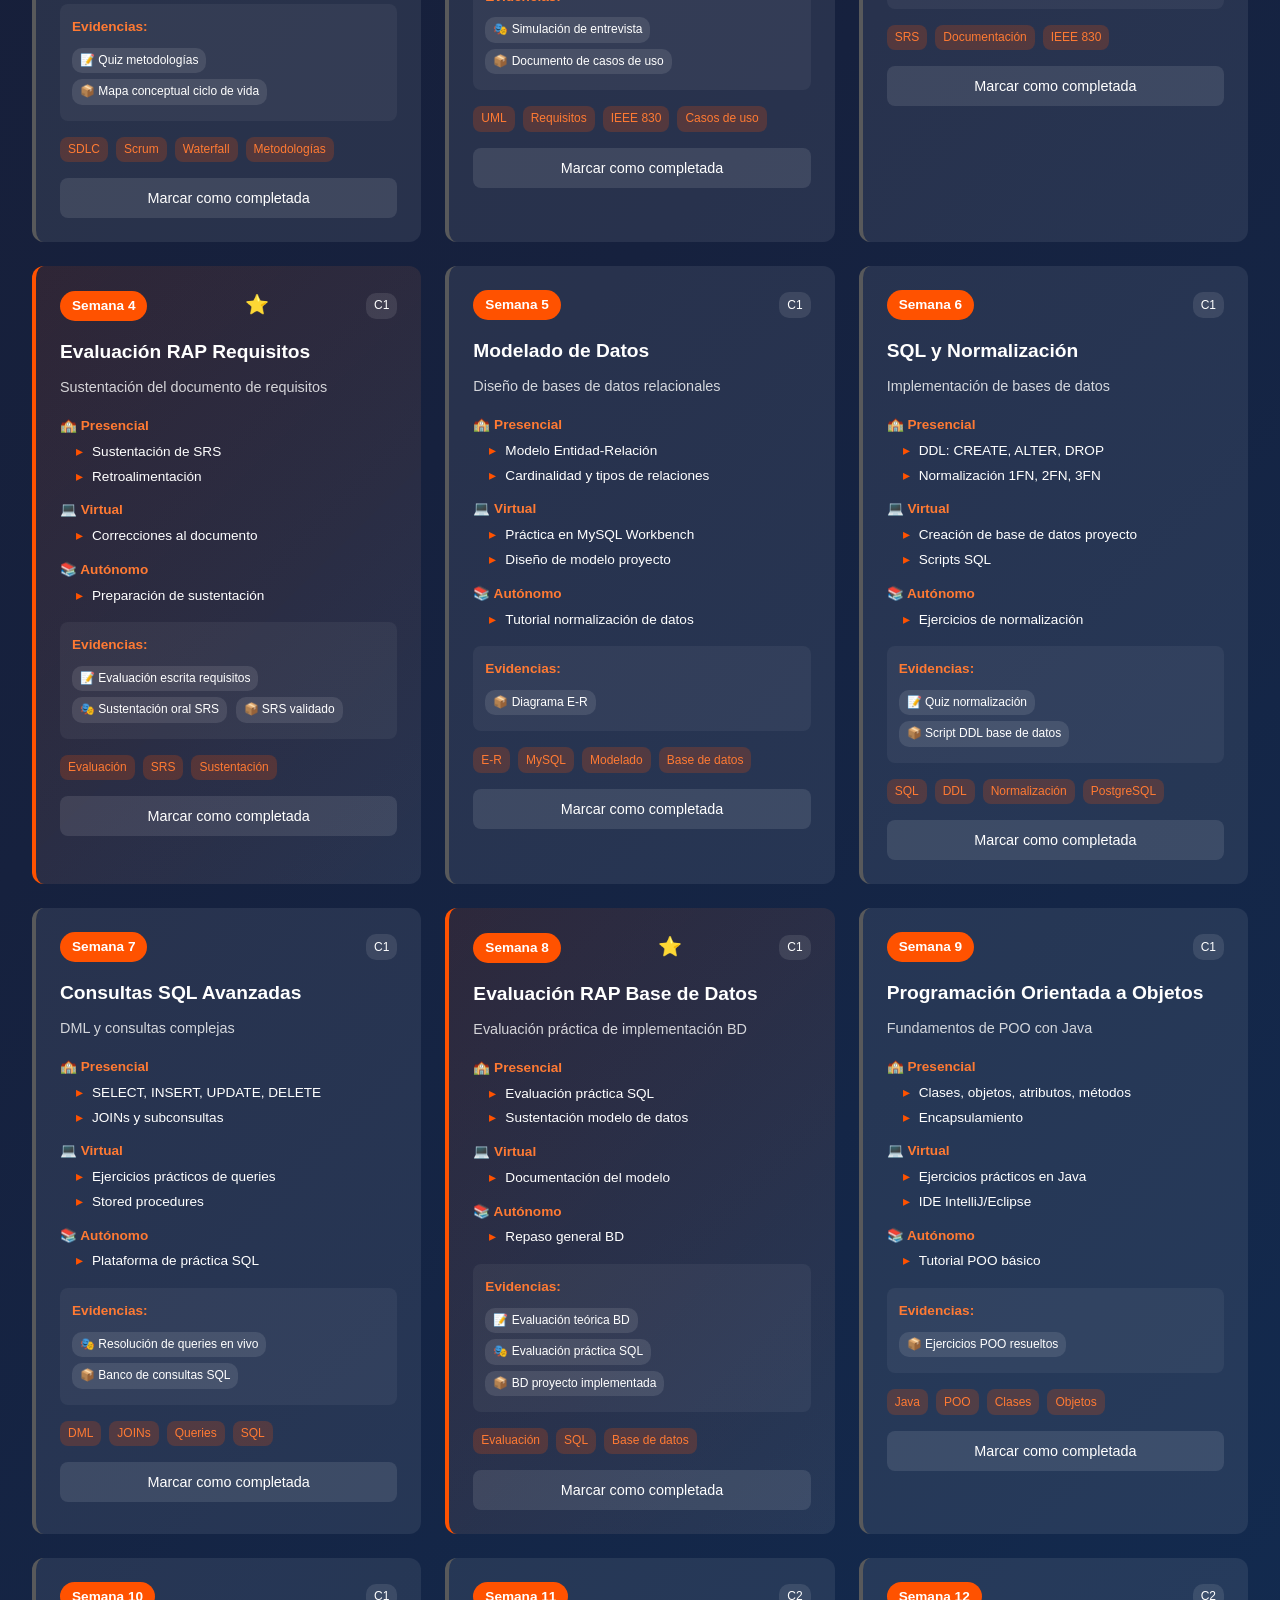
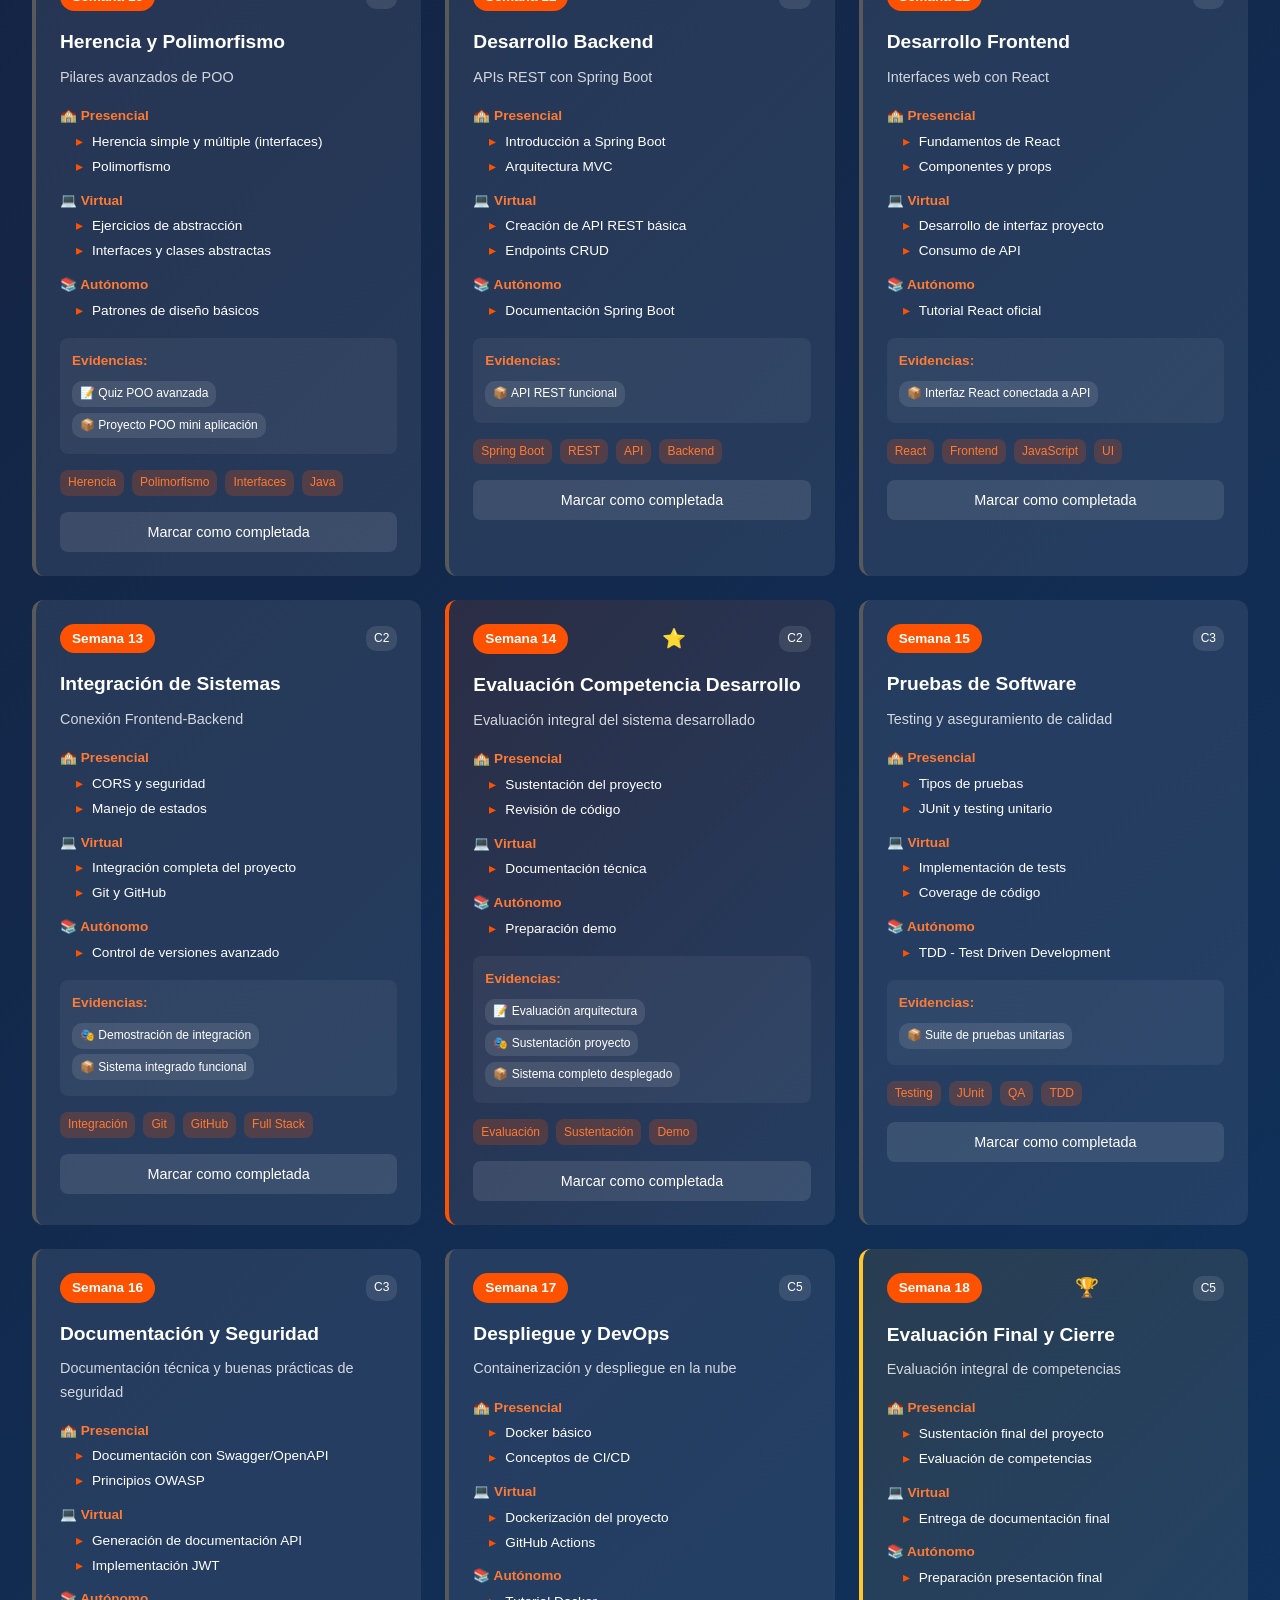
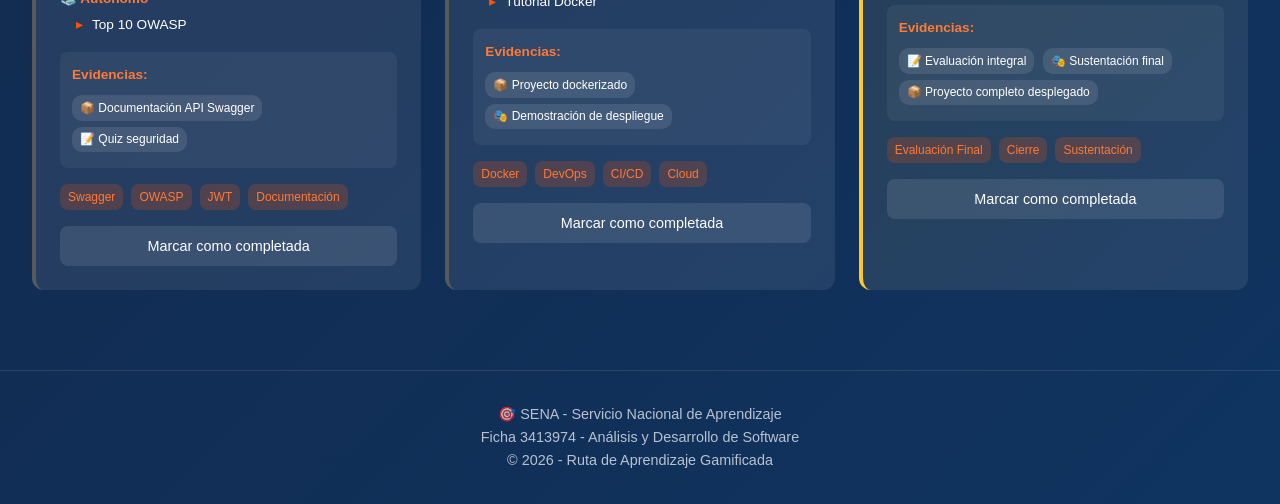
<file: 00-planning/00-planning/00-planning-tgo/index.html>
<!DOCTYPE html>
<html lang="es">
<head>
    <meta charset="UTF-8">
    <meta name="viewport" content="width=device-width, initial-scale=1.0">
    <title>ADSO 3413974 - Ruta de Aprendizaje | SENA</title>
    <link rel="stylesheet" href="css/styles.css">
    <link rel="icon" href="data:image/svg+xml,<svg xmlns='http://www.w3.org/2000/svg' viewBox='0 0 100 100'><text y='.9em' font-size='90'>🎯</text></svg>">
</head>
<body>
    <!-- HEADER -->
    <header class="header">
        <div class="header__logo">💻</div>
        <h1 class="header__title">Análisis y Desarrollo de Software</h1>
        <p class="header__subtitle">Programa de Formación Tecnológica - SENA</p>
        <span class="header__ficha">📋 Ficha: 3413974</span>
    </header>

    <div class="container">
        <!-- PROGRESS SECTION -->
        <section class="progress-section">
            <h2 class="progress-section__title">📊 Tu Progreso</h2>
            <div class="progress-bar">
                <div class="progress-bar__fill" id="progressFill">0%</div>
            </div>
            <div class="progress-stats">
                <span><span id="completedCount">0</span> de <span id="totalCount">18</span> semanas completadas</span>
                <span>🎯 ¡Sigue adelante!</span>
            </div>
        </section>

        <!-- BADGES SECTION -->
        <section class="badges-section">
            <h2 class="badges-section__title">🏆 Badges de Competencias</h2>
            <div class="badges-grid" id="badgesGrid">
                <!-- Badges se renderizan dinámicamente -->
            </div>
        </section>

        <!-- METHODOLOGY SECTION -->
        <section class="methodology-section">
            <h2 class="methodology-section__title">📚 Metodología de Formación</h2>
            <div class="methodology-grid">
                <div class="methodology-item">
                    <div class="methodology-item__icon">🏫</div>
                    <h4>Presencial</h4>
                    <p>Formación directa con instructor</p>
                </div>
                <div class="methodology-item">
                    <div class="methodology-item__icon">💻</div>
                    <h4>Virtual</h4>
                    <p>Actividades sincrónicas/asincrónicas</p>
                </div>
                <div class="methodology-item">
                    <div class="methodology-item__icon">📚</div>
                    <h4>Autónomo</h4>
                    <p>Trabajo independiente</p>
                </div>
                <div class="methodology-item">
                    <div class="methodology-item__icon">⭐</div>
                    <h4>Evaluación</h4>
                    <p>Evaluación permanente por RAP</p>
                </div>
            </div>
        </section>

        <!-- EVIDENCIAS LEGEND -->
        <section class="evidencias-legend">
            <h3>Tipos de Evidencias</h3>
            <div class="legend-grid">
                <div class="legend-item">
                    <span class="legend-item__icon">📝</span>
                    <div class="legend-item__text">
                        <h4>Conocimiento</h4>
                        <p>Quiz, evaluación escrita, oral</p>
                    </div>
                </div>
                <div class="legend-item">
                    <span class="legend-item__icon">🎭</span>
                    <div class="legend-item__text">
                        <h4>Desempeño</h4>
                        <p>Simulación, observación, sustentación</p>
                    </div>
                </div>
                <div class="legend-item">
                    <span class="legend-item__icon">📦</span>
                    <div class="legend-item__text">
                        <h4>Producto</h4>
                        <p>Entregable tangible (documento, software)</p>
                    </div>
                </div>
            </div>
        </section>

        <!-- TECH SECTION -->
        <section class="tech-section">
            <h2 class="tech-section__title">🛠️ Stack Tecnológico</h2>
            <div class="tech-grid">
                <div class="tech-card">
                    <span>☕</span>
                    <h4>Java</h4>
                    <p>POO, Spring Boot</p>
                </div>
                <div class="tech-card">
                    <span>🐍</span>
                    <h4>Python</h4>
                    <p>Backend, scripting</p>
                </div>
                <div class="tech-card">
                    <span>⚛️</span>
                    <h4>React</h4>
                    <p>Frontend moderno</p>
                </div>
                <div class="tech-card">
                    <span>🐘</span>
                    <h4>PostgreSQL</h4>
                    <p>Base de datos</p>
                </div>
                <div class="tech-card">
                    <span>🐳</span>
                    <h4>Docker</h4>
                    <p>Contenedores</p>
                </div>
                <div class="tech-card">
                    <span>☁️</span>
                    <h4>Cloud</h4>
                    <p>AWS, Azure</p>
                </div>
            </div>
        </section>

        <!-- EVALUATION SECTION -->
        <section class="eval-section">
            <h2 class="eval-section__title">📋 Competencias del Programa</h2>
            <div class="eval-grid">
                <div class="eval-card">
                    <div class="eval-card__header">
                        <h3>C1: Construcción de Sistemas</h3>
                        <p>680 horas</p>
                    </div>
                    <div class="eval-card__body">
                        <div class="eval-card__rap">🔹 RAP-001: Interpretar requerimientos</div>
                        <div class="eval-card__rap">🔹 RAP-002: Construir bases de datos</div>
                        <div class="eval-card__rap">🔹 RAP-003: Desarrollar sistemas</div>
                    </div>
                </div>
                <div class="eval-card">
                    <div class="eval-card__header">
                        <h3>C2: Arquitectura Tecnológica</h3>
                        <p>440 horas</p>
                    </div>
                    <div class="eval-card__body">
                        <div class="eval-card__rap">🔹 RAP-004: Definir arquitectura</div>
                        <div class="eval-card__rap">🔹 RAP-005: Integrar componentes</div>
                    </div>
                </div>
                <div class="eval-card">
                    <div class="eval-card__header">
                        <h3>C3: Gestión de Calidad</h3>
                        <p>360 horas</p>
                    </div>
                    <div class="eval-card__body">
                        <div class="eval-card__rap">🔹 RAP-006: Ejecutar pruebas</div>
                        <div class="eval-card__rap">🔹 RAP-007: Documentar procesos</div>
                    </div>
                </div>
                <div class="eval-card">
                    <div class="eval-card__header">
                        <h3>C4: Negociación Tecnológica</h3>
                        <p>200 horas</p>
                    </div>
                    <div class="eval-card__body">
                        <div class="eval-card__rap">🔹 RAP-008: Evaluar soluciones</div>
                    </div>
                </div>
                <div class="eval-card">
                    <div class="eval-card__header">
                        <h3>C5: Seguridad de la Información</h3>
                        <p>280 horas</p>
                    </div>
                    <div class="eval-card__body">
                        <div class="eval-card__rap">🔹 RAP-009: Implementar controles</div>
                        <div class="eval-card__rap">🔹 RAP-010: Gestionar riesgos</div>
                    </div>
                </div>
            </div>
        </section>

        <!-- FILTERS -->
        <section class="roadmap">
            <h2 class="roadmap__title">🗺️ Roadmap de Formación</h2>
            
            <div class="filters">
                <button class="filter-btn active" data-filter="all">📋 Todas</button>
                <button class="filter-btn" data-filter="evaluacion">⭐ Evaluaciones RAP</button>
                <button class="filter-btn" data-filter="pending">⏳ Pendientes</button>
                <button class="filter-btn" data-filter="completed">✅ Completadas</button>
                <button class="filter-btn" data-filter="competencia-1">🎯 Competencia 1</button>
                <button class="filter-btn" data-filter="competencia-2">🎯 Competencia 2</button>
                <button class="filter-btn" data-filter="competencia-3">🎯 Competencia 3</button>
                <button class="filter-btn" data-filter="competencia-5">🎯 Competencia 5</button>
            </div>

            <!-- ROADMAP GRID -->
            <div class="roadmap__grid" id="roadmapGrid">
                <!-- Las semanas se renderizan dinámicamente -->
            </div>
        </section>
    </div>

    <!-- FOOTER -->
    <footer class="footer">
        <p>🎯 SENA - Servicio Nacional de Aprendizaje</p>
        <p>Ficha 3413974 - Análisis y Desarrollo de Software</p>
        <p>© 2026 - Ruta de Aprendizaje Gamificada</p>
    </footer>

    <script src="js/app.js"></script>
</body>
</html>
</file>
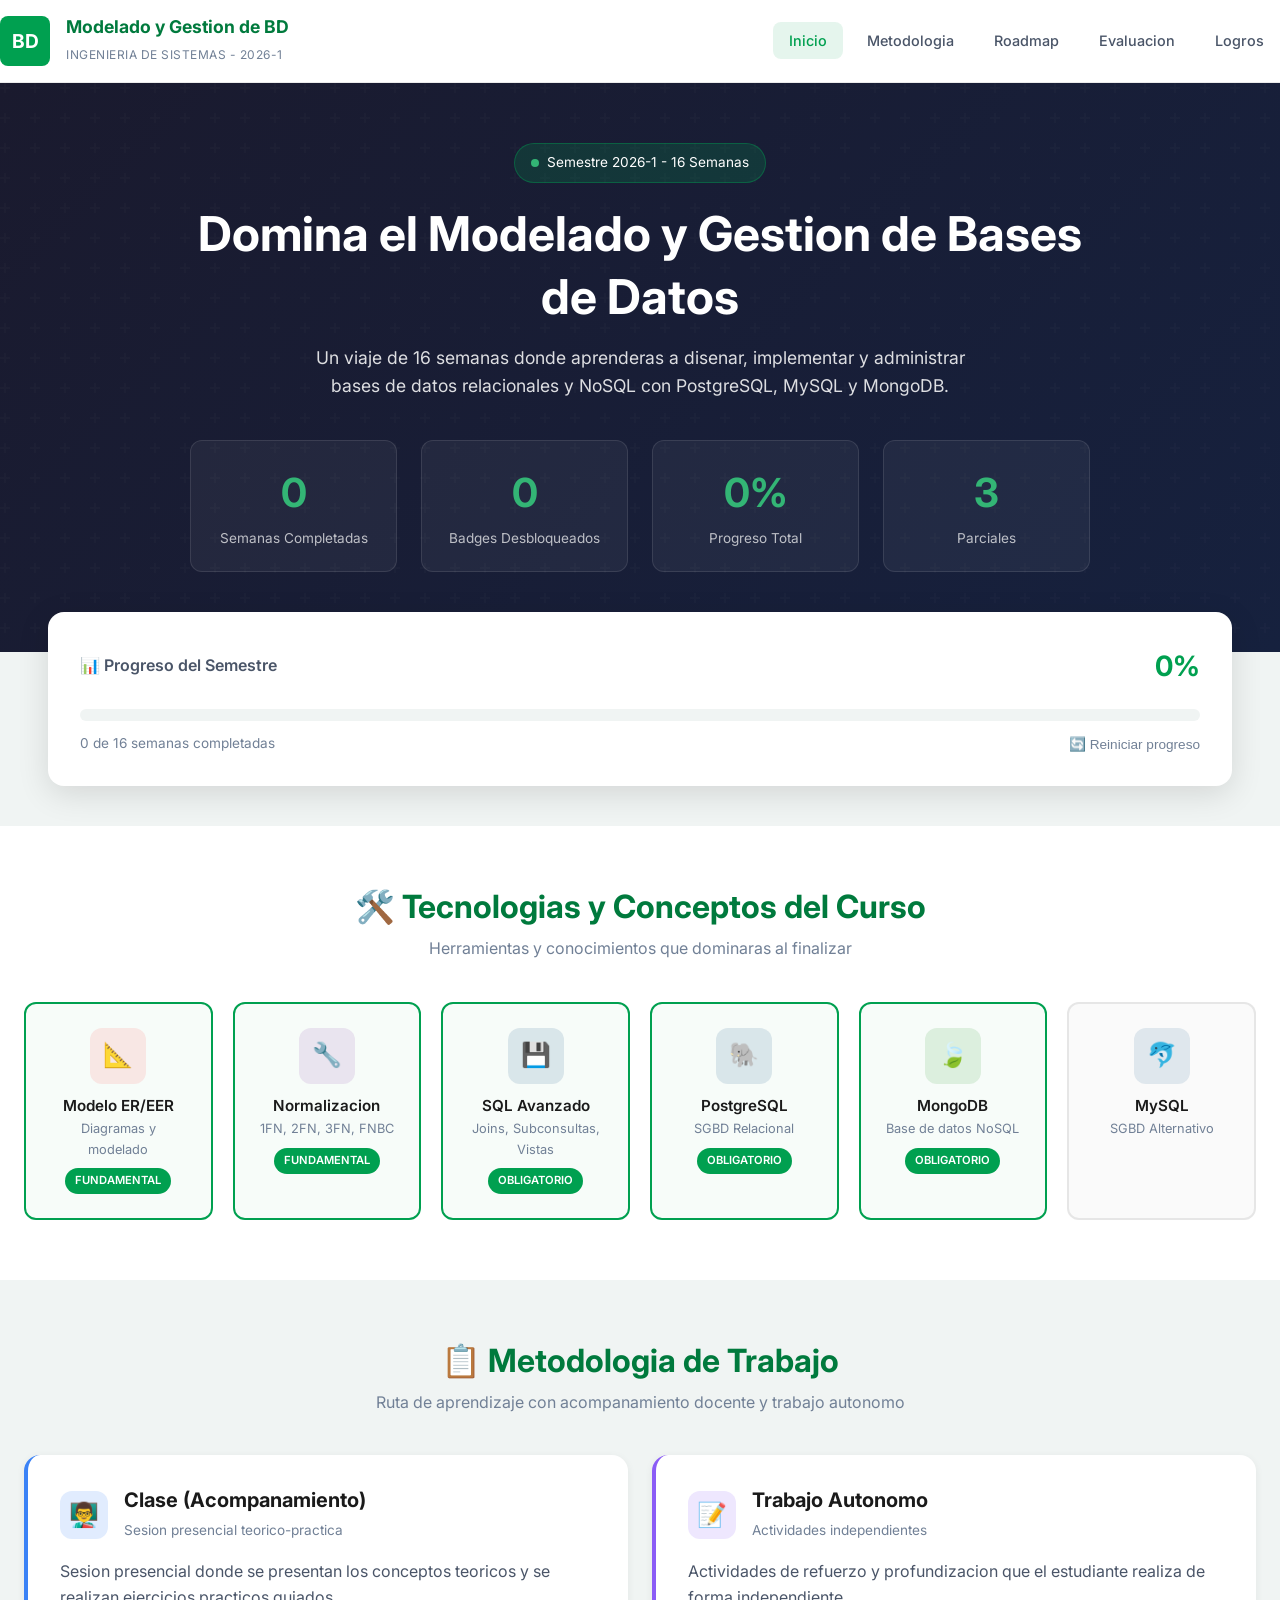
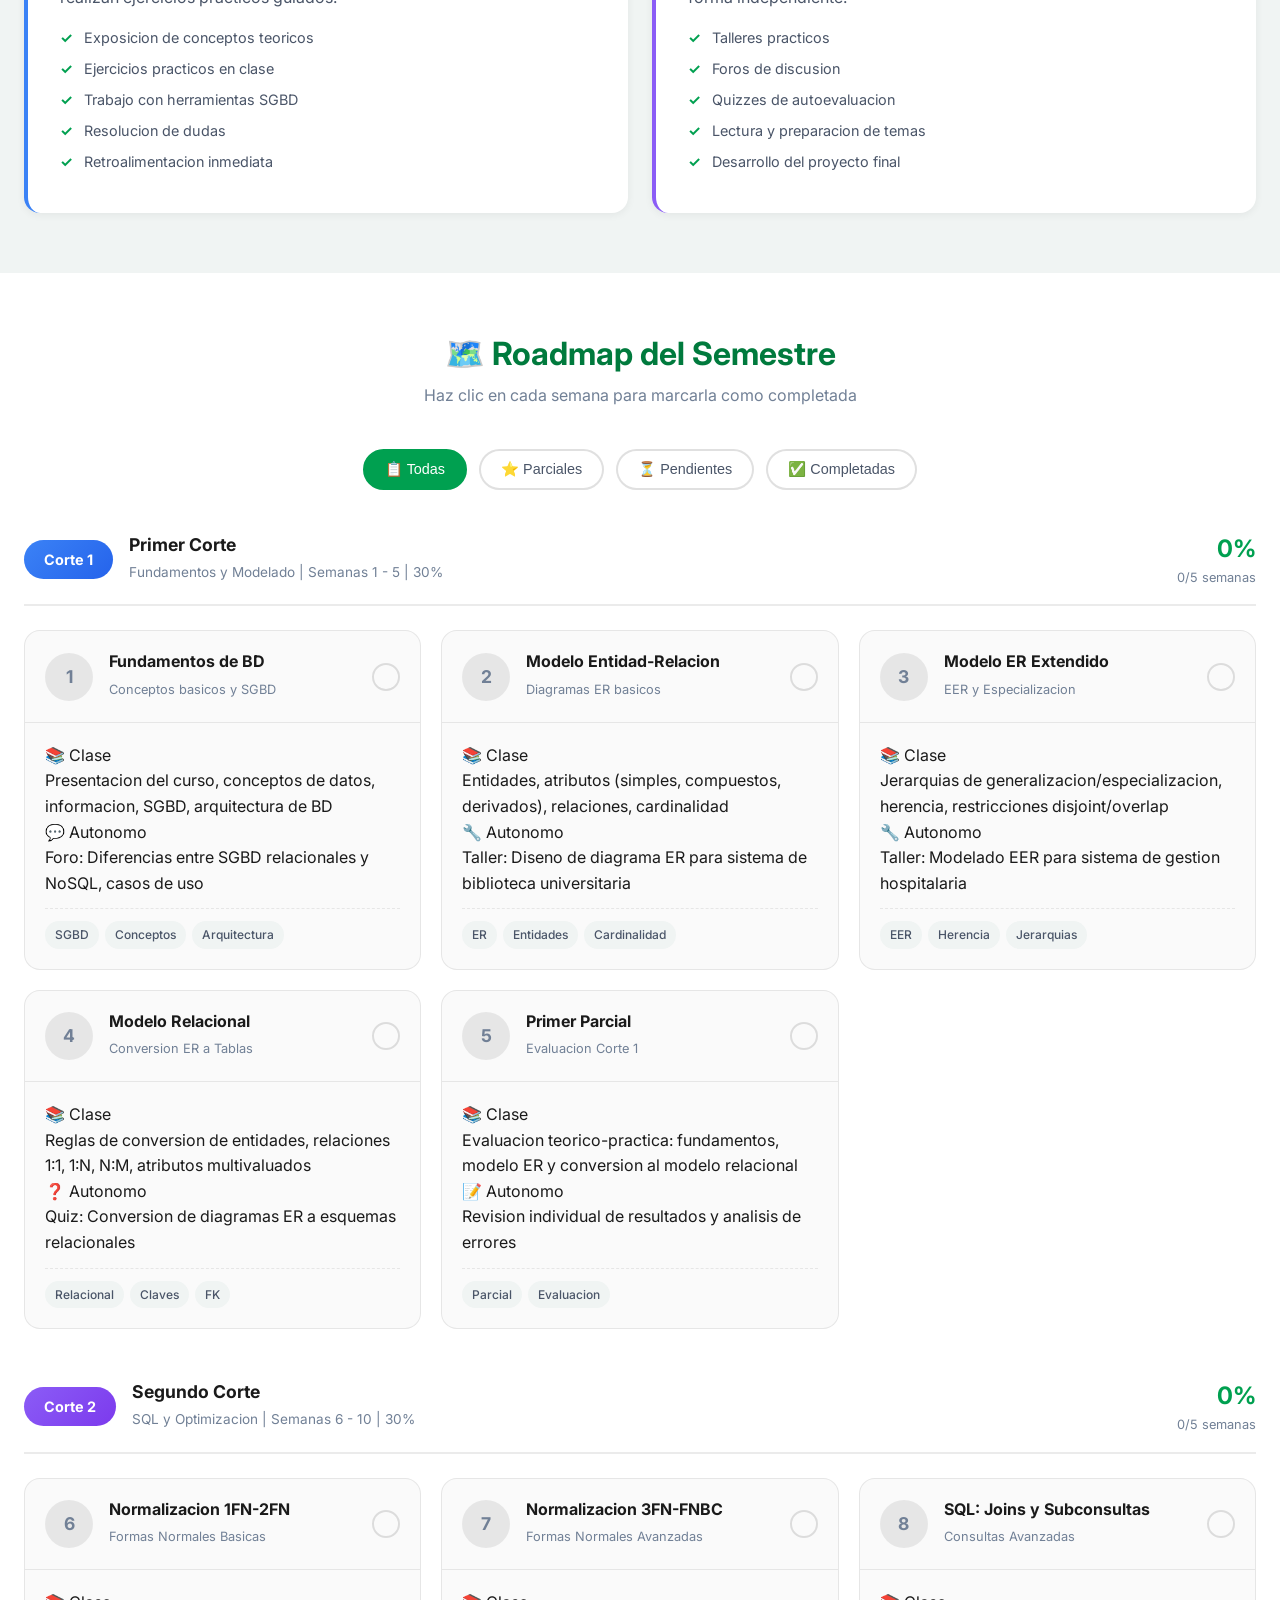
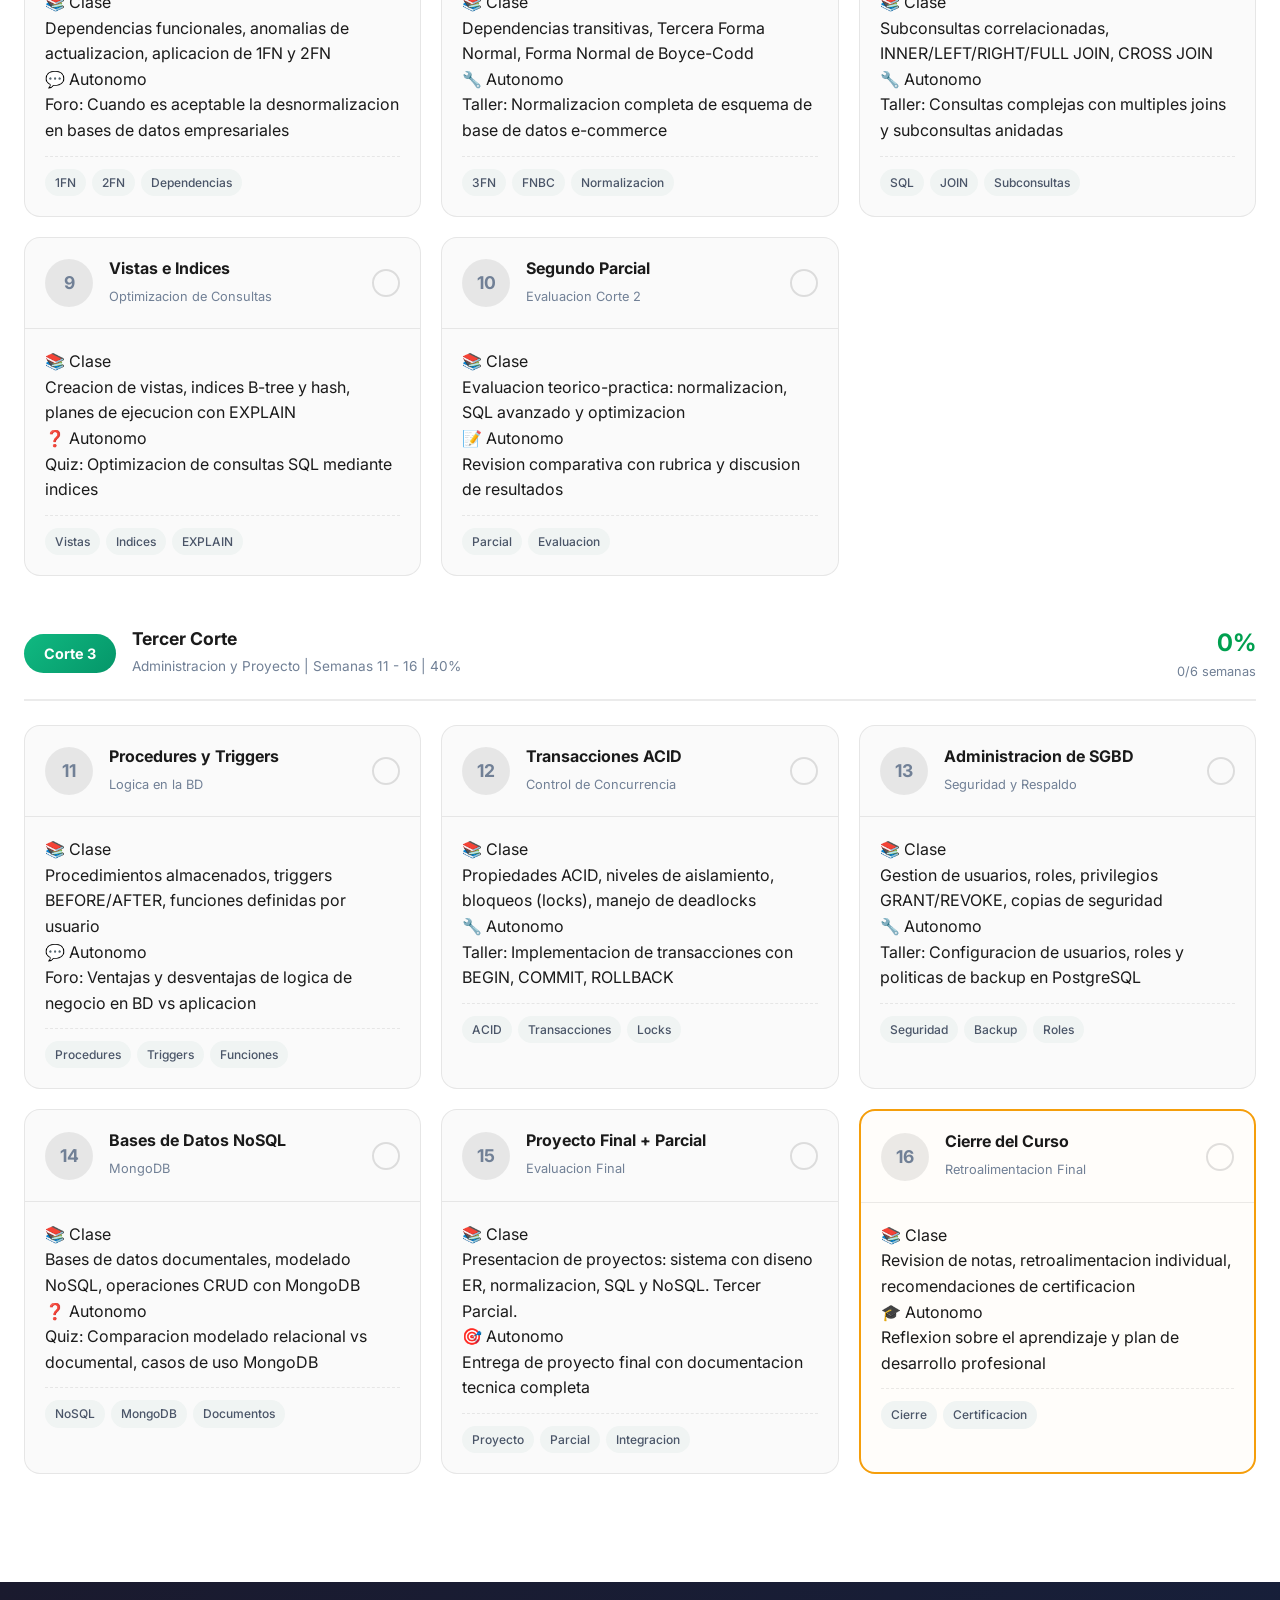
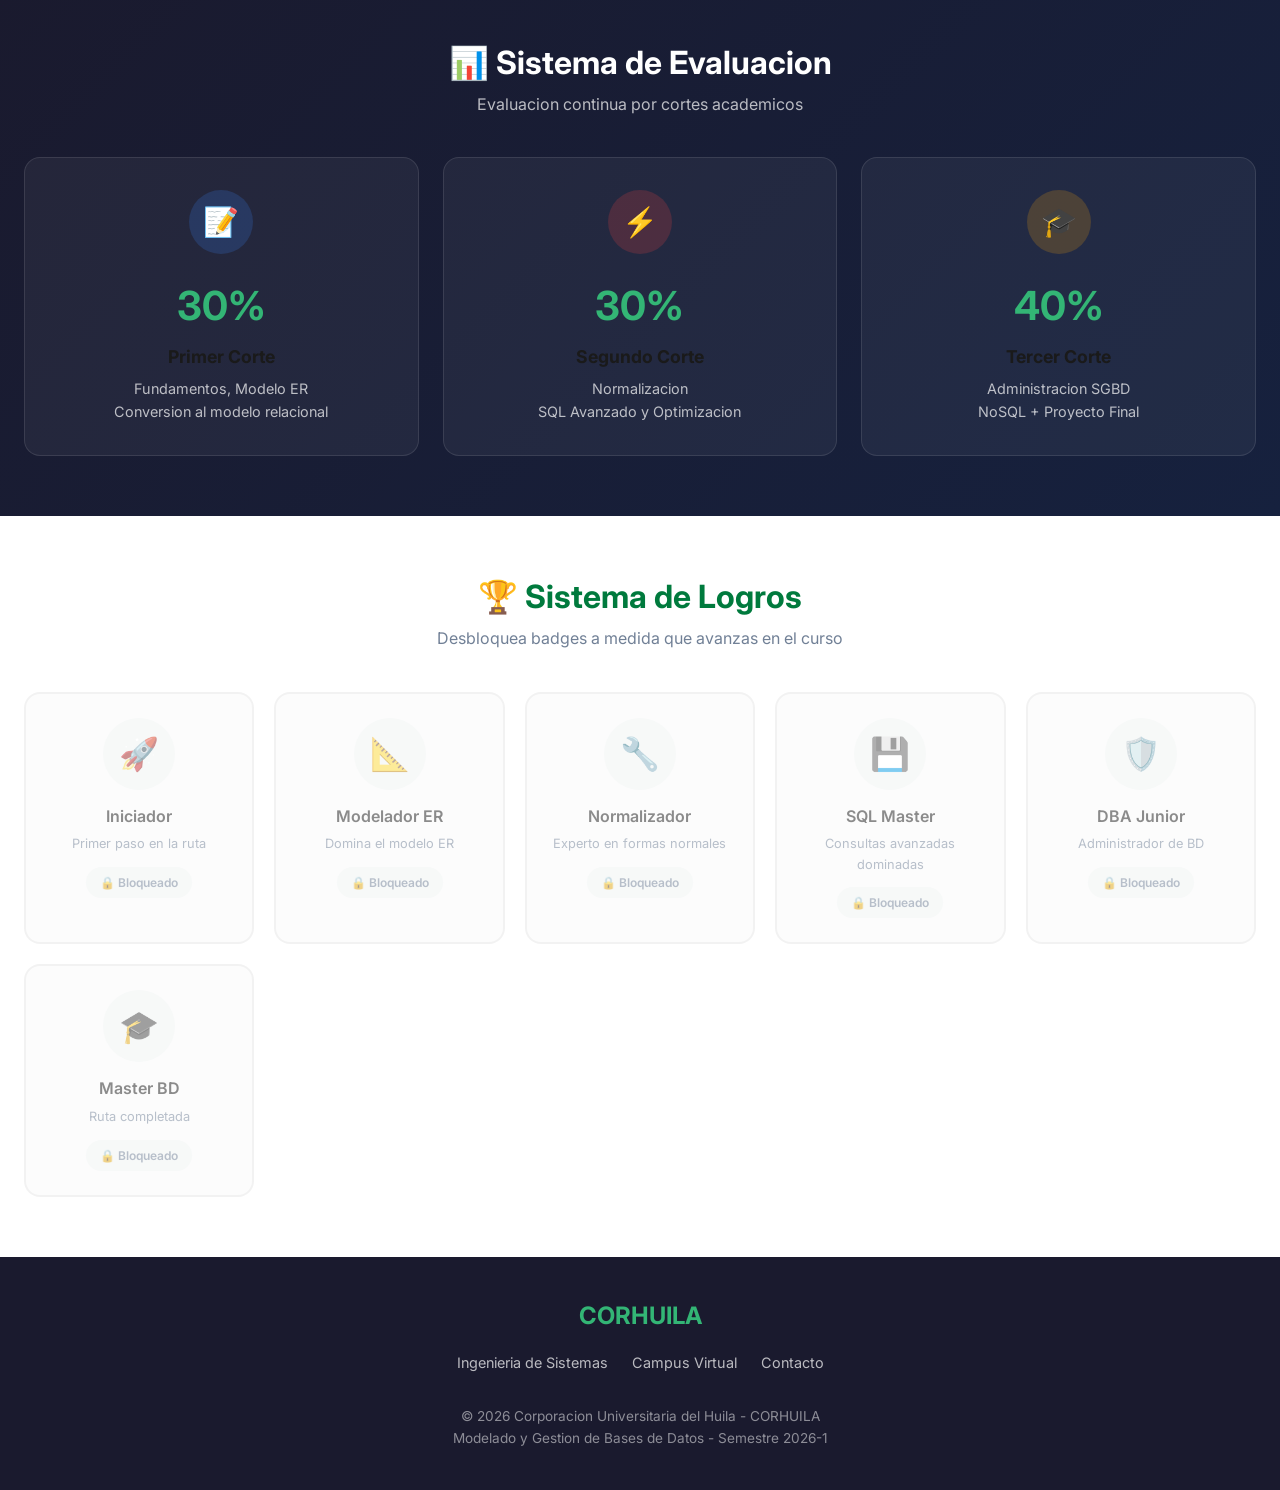
<file: 00-planning/00-planning/00-planning/index.html>
<!DOCTYPE html>
<html lang="es">
<head>
    <meta charset="UTF-8">
    <meta name="viewport" content="width=device-width, initial-scale=1.0">
    <meta name="description" content="Modelado y Gestion de Bases de Datos - Roadmap Gamificado del Semestre | CORHUILA">
    <meta name="keywords" content="bases de datos, SQL, PostgreSQL, MySQL, MongoDB, modelo ER, normalizacion">
    <meta name="author" content="CORHUILA - Ingenieria de Sistemas">
    <title>Modelado y Gestion de BD - Roadmap del Semestre | CORHUILA</title>

    <!-- Fuentes -->
    <link rel="preconnect" href="https://fonts.googleapis.com">
    <link rel="preconnect" href="https://fonts.gstatic.com" crossorigin>
    <link href="https://fonts.googleapis.com/css2?family=Inter:wght@300;400;500;600;700&display=swap" rel="stylesheet">

    <!-- Estilos -->
    <link rel="stylesheet" href="css/styles.css">
</head>
<body>

    <!-- ===== HEADER ===== -->
    <header class="header">
        <div class="container header__inner">
            <div class="header__brand">
                <div class="header__logo">BD</div>
                <div class="header__text">
                    <h1>Modelado y Gestion de BD</h1>
                    <span>Ingenieria de Sistemas - 2026-1</span>
                </div>
            </div>
            <nav class="header__nav">
                <ul>
                    <li><a href="#inicio" class="active">Inicio</a></li>
                    <li><a href="#metodologia">Metodologia</a></li>
                    <li><a href="#roadmap">Roadmap</a></li>
                    <li><a href="#evaluacion">Evaluacion</a></li>
                    <li><a href="#badges">Logros</a></li>
                </ul>
            </nav>
        </div>
    </header>

    <!-- ===== HERO ===== -->
    <section id="inicio" class="hero">
        <div class="container">
            <div class="hero__content">
                <div class="hero__badge">
                    <span class="hero__badge-dot"></span>
                    <span>Semestre 2026-1 - 16 Semanas</span>
                </div>
                <h2>Domina el Modelado y Gestion de Bases de Datos</h2>
                <p class="hero__subtitle">
                    Un viaje de 16 semanas donde aprenderas a disenar, implementar y administrar
                    bases de datos relacionales y NoSQL con PostgreSQL, MySQL y MongoDB.
                </p>
                <div class="hero__stats">
                    <div class="hero__stat">
                        <span class="hero__stat-value" id="statWeeks">0</span>
                        <span class="hero__stat-label">Semanas Completadas</span>
                    </div>
                    <div class="hero__stat">
                        <span class="hero__stat-value" id="statBadges">0</span>
                        <span class="hero__stat-label">Badges Desbloqueados</span>
                    </div>
                    <div class="hero__stat">
                        <span class="hero__stat-value" id="statProgress">0%</span>
                        <span class="hero__stat-label">Progreso Total</span>
                    </div>
                    <div class="hero__stat">
                        <span class="hero__stat-value">3</span>
                        <span class="hero__stat-label">Parciales</span>
                    </div>
                </div>
            </div>
        </div>
    </section>

    <!-- ===== PROGRESS CARD ===== -->
    <div class="container">
        <div class="progress-card">
            <div class="progress-card__header">
                <span class="progress-card__title">📊 Progreso del Semestre</span>
                <span class="progress-card__value" id="progressValue">0%</span>
            </div>
            <div class="progress-bar">
                <div class="progress-bar__fill" id="progressFill" style="width: 0%"></div>
            </div>
            <div class="progress-card__info">
                <span id="progressText">0 de 16 semanas completadas</span>
                <button id="btnReset" style="background: none; border: none; color: var(--text-muted); cursor: pointer; font-size: 0.85rem;">
                    🔄 Reiniciar progreso
                </button>
            </div>
        </div>
    </div>

    <!-- ===== TECH STACK ===== -->
    <section id="tech" class="tech-stack">
        <div class="container">
            <div class="section-header">
                <h2>🛠️ Tecnologias y Conceptos del Curso</h2>
                <p>Herramientas y conocimientos que dominaras al finalizar</p>
            </div>
            <div class="tech-grid">
                <div class="tech-card tech-card--required">
                    <div class="tech-card__icon tech-card__icon--diagram">📐</div>
                    <h4 class="tech-card__name">Modelo ER/EER</h4>
                    <p class="tech-card__desc">Diagramas y modelado</p>
                    <span class="tech-card__badge">Fundamental</span>
                </div>
                <div class="tech-card tech-card--required">
                    <div class="tech-card__icon tech-card__icon--normalization">🔧</div>
                    <h4 class="tech-card__name">Normalizacion</h4>
                    <p class="tech-card__desc">1FN, 2FN, 3FN, FNBC</p>
                    <span class="tech-card__badge">Fundamental</span>
                </div>
                <div class="tech-card tech-card--required">
                    <div class="tech-card__icon tech-card__icon--sql">💾</div>
                    <h4 class="tech-card__name">SQL Avanzado</h4>
                    <p class="tech-card__desc">Joins, Subconsultas, Vistas</p>
                    <span class="tech-card__badge">Obligatorio</span>
                </div>
                <div class="tech-card tech-card--required">
                    <div class="tech-card__icon tech-card__icon--postgresql">🐘</div>
                    <h4 class="tech-card__name">PostgreSQL</h4>
                    <p class="tech-card__desc">SGBD Relacional</p>
                    <span class="tech-card__badge">Obligatorio</span>
                </div>
                <div class="tech-card tech-card--required">
                    <div class="tech-card__icon tech-card__icon--mongodb">🍃</div>
                    <h4 class="tech-card__name">MongoDB</h4>
                    <p class="tech-card__desc">Base de datos NoSQL</p>
                    <span class="tech-card__badge">Obligatorio</span>
                </div>
                <div class="tech-card">
                    <div class="tech-card__icon tech-card__icon--mysql">🐬</div>
                    <h4 class="tech-card__name">MySQL</h4>
                    <p class="tech-card__desc">SGBD Alternativo</p>
                </div>
            </div>
        </div>
    </section>

    <!-- ===== METODOLOGIA ===== -->
    <section id="metodologia" class="metodologia">
        <div class="container">
            <div class="section-header">
                <h2>📋 Metodologia de Trabajo</h2>
                <p>Ruta de aprendizaje con acompanamiento docente y trabajo autonomo</p>
            </div>
            <div class="metodo-grid">
                <div class="metodo-card metodo-card--weekly">
                    <div class="metodo-card__header">
                        <div class="metodo-card__icon">👨‍🏫</div>
                        <div>
                            <h3 class="metodo-card__title">Clase (Acompanamiento)</h3>
                            <span class="metodo-card__subtitle">Sesion presencial teorico-practica</span>
                        </div>
                    </div>
                    <div class="metodo-card__content">
                        <p>Sesion presencial donde se presentan los conceptos teoricos y se realizan ejercicios practicos guiados.</p>
                        <ul class="metodo-card__list">
                            <li>Exposicion de conceptos teoricos</li>
                            <li>Ejercicios practicos en clase</li>
                            <li>Trabajo con herramientas SGBD</li>
                            <li>Resolucion de dudas</li>
                            <li>Retroalimentacion inmediata</li>
                        </ul>
                    </div>
                </div>
                <div class="metodo-card metodo-card--planning">
                    <div class="metodo-card__header">
                        <div class="metodo-card__icon">📝</div>
                        <div>
                            <h3 class="metodo-card__title">Trabajo Autonomo</h3>
                            <span class="metodo-card__subtitle">Actividades independientes</span>
                        </div>
                    </div>
                    <div class="metodo-card__content">
                        <p>Actividades de refuerzo y profundizacion que el estudiante realiza de forma independiente.</p>
                        <ul class="metodo-card__list">
                            <li>Talleres practicos</li>
                            <li>Foros de discusion</li>
                            <li>Quizzes de autoevaluacion</li>
                            <li>Lectura y preparacion de temas</li>
                            <li>Desarrollo del proyecto final</li>
                        </ul>
                    </div>
                </div>
            </div>
        </div>
    </section>

    <!-- ===== ROADMAP ===== -->
    <section id="roadmap" class="roadmap">
        <div class="container">
            <div class="section-header">
                <h2>🗺️ Roadmap del Semestre</h2>
                <p>Haz clic en cada semana para marcarla como completada</p>
            </div>

            <!-- Filtros -->
            <div class="roadmap__filters">
                <button class="filter-btn active" data-filter="all">📋 Todas</button>
                <button class="filter-btn" data-filter="parcial">⭐ Parciales</button>
                <button class="filter-btn" data-filter="pending">⏳ Pendientes</button>
                <button class="filter-btn" data-filter="completed">✅ Completadas</button>
            </div>

            <!-- Container dinamico para cortes y semanas -->
            <div id="roadmapContainer"></div>
        </div>
    </section>

    <!-- ===== EVALUACION ===== -->
    <section id="evaluacion" class="evaluacion">
        <div class="container">
            <div class="section-header">
                <h2>📊 Sistema de Evaluacion</h2>
                <p>Evaluacion continua por cortes academicos</p>
            </div>
            <div class="eval-grid">
                <div class="eval-card eval-card--weekly">
                    <div class="eval-card__icon">📝</div>
                    <div class="eval-card__percent">30%</div>
                    <h4 class="eval-card__title">Primer Corte</h4>
                    <p class="eval-card__desc">
                        Fundamentos, Modelo ER<br>
                        Conversion al modelo relacional
                    </p>
                </div>
                <div class="eval-card eval-card--entrega">
                    <div class="eval-card__icon">⚡</div>
                    <div class="eval-card__percent">30%</div>
                    <h4 class="eval-card__title">Segundo Corte</h4>
                    <p class="eval-card__desc">
                        Normalizacion<br>
                        SQL Avanzado y Optimizacion
                    </p>
                </div>
                <div class="eval-card eval-card--final">
                    <div class="eval-card__icon">🎓</div>
                    <div class="eval-card__percent">40%</div>
                    <h4 class="eval-card__title">Tercer Corte</h4>
                    <p class="eval-card__desc">
                        Administracion SGBD<br>
                        NoSQL + Proyecto Final
                    </p>
                </div>
            </div>
        </div>
    </section>

    <!-- ===== BADGES ===== -->
    <section id="badges" class="badges">
        <div class="container">
            <div class="section-header">
                <h2>🏆 Sistema de Logros</h2>
                <p>Desbloquea badges a medida que avanzas en el curso</p>
            </div>
            <div class="badges-grid" id="badgesContainer">
                <!-- Renderizado dinamico por JS -->
            </div>
        </div>
    </section>

    <!-- ===== FOOTER ===== -->
    <footer class="footer">
        <div class="container">
            <div class="footer__content">
                <div class="footer__logo">CORHUILA</div>
                <div class="footer__links">
                    <a href="#">Ingenieria de Sistemas</a>
                    <a href="#">Campus Virtual</a>
                    <a href="#">Contacto</a>
                </div>
                <p class="footer__copy">
                    &copy; 2026 Corporacion Universitaria del Huila - CORHUILA<br>
                    Modelado y Gestion de Bases de Datos - Semestre 2026-1
                </p>
            </div>
        </div>
    </footer>

    <!-- ===== BOTON SCROLL TOP ===== -->
    <button class="scroll-top" id="scrollTopBtn" aria-label="Volver arriba">↑</button>

    <!-- ===== MODAL RESET ===== -->
    <div class="modal" id="resetModal">
        <div class="modal__content">
            <div class="modal__header">
                <div class="modal__icon">🔄</div>
                <h3 class="modal__title">Reiniciar progreso?</h3>
                <p class="modal__desc">Esta accion eliminara todo tu progreso guardado. No se puede deshacer.</p>
            </div>
            <div class="modal__actions">
                <button class="modal__btn modal__btn--cancel" id="modalCancel">Cancelar</button>
                <button class="modal__btn modal__btn--confirm" id="modalConfirm">Reiniciar</button>
            </div>
        </div>
    </div>

    <!-- ===== MODAL BADGE ===== -->
    <div class="modal" id="badgeModal">
        <div class="modal__content">
            <div class="modal__header">
                <div class="modal__icon" id="badgeModalIcon">🏆</div>
                <h3 class="modal__title" id="badgeModalTitle">Badge Desbloqueado!</h3>
                <p class="modal__desc" id="badgeModalDesc">Has desbloqueado un nuevo logro.</p>
            </div>
            <div class="modal__actions">
                <button class="modal__btn modal__btn--confirm" id="badgeModalClose">Genial!</button>
            </div>
        </div>
    </div>

    <!-- Script -->
    <script src="js/app.js"></script>
</body>
</html>
</file>
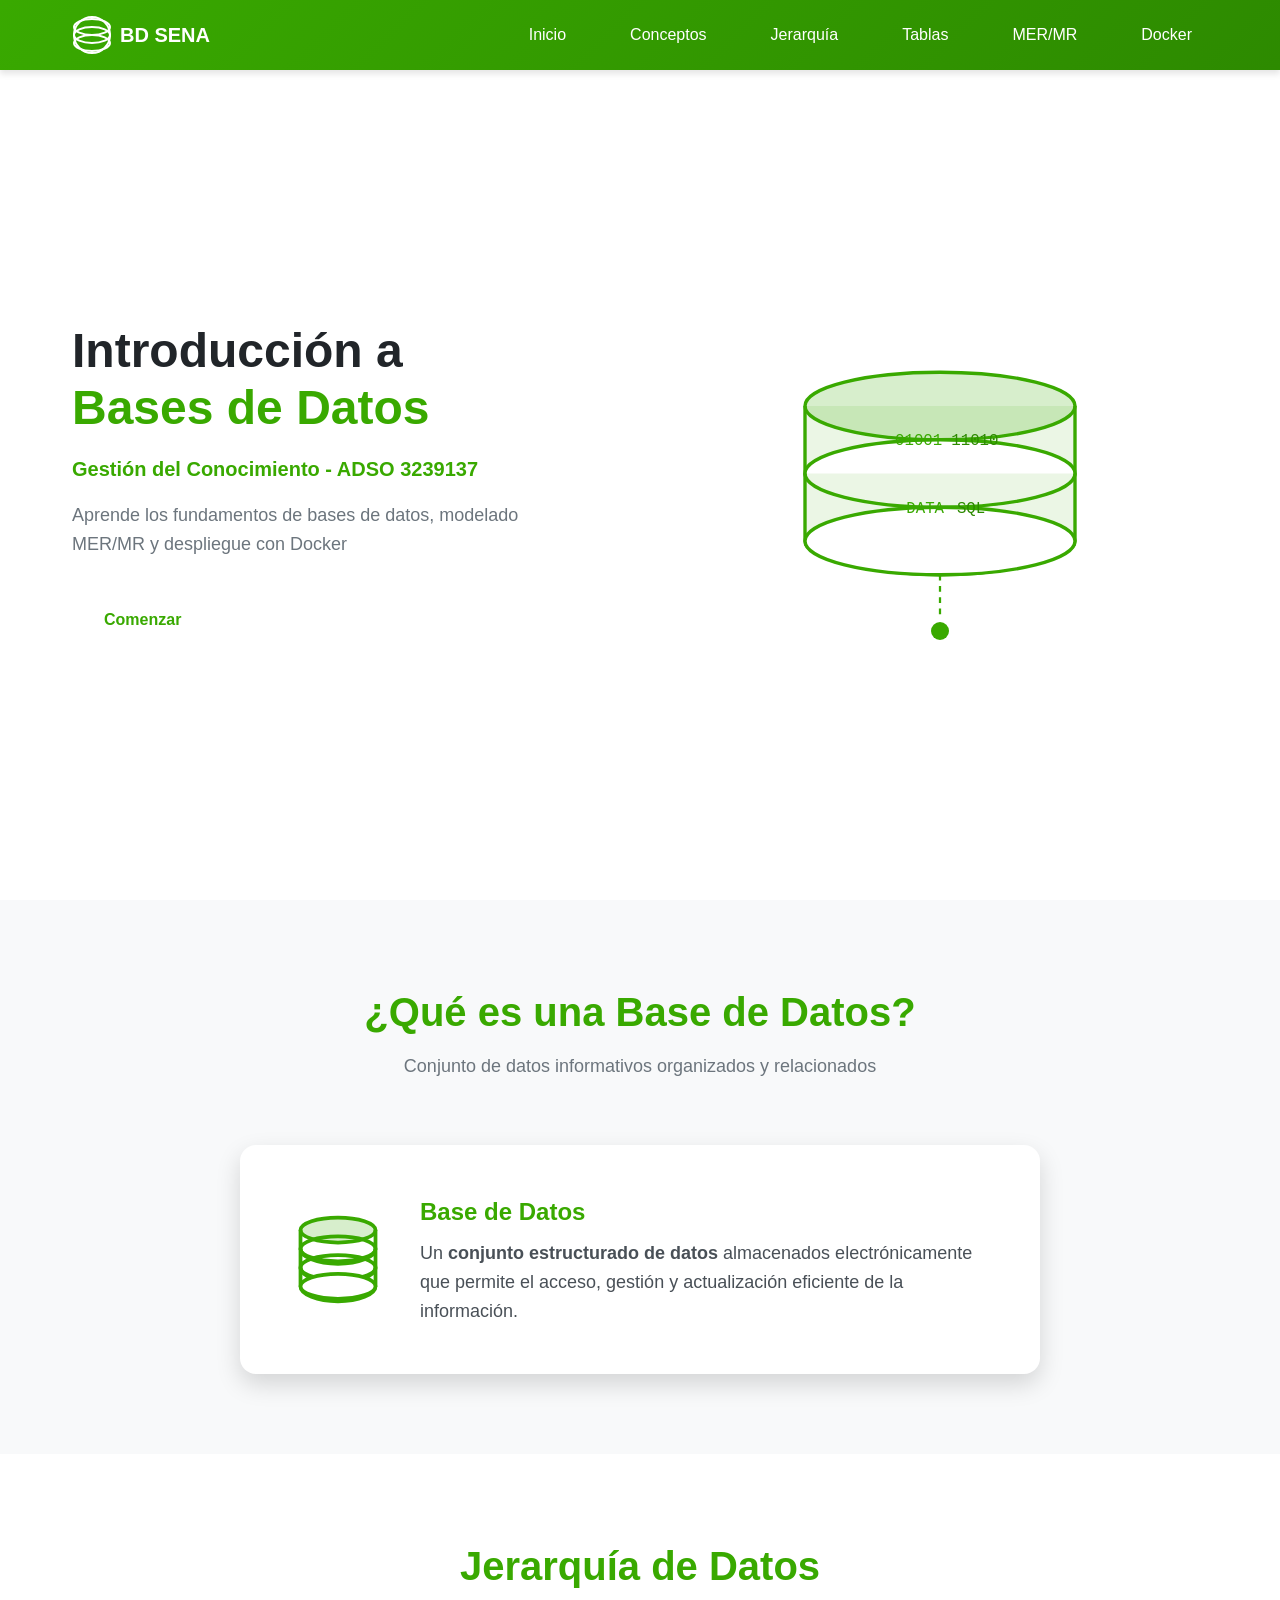
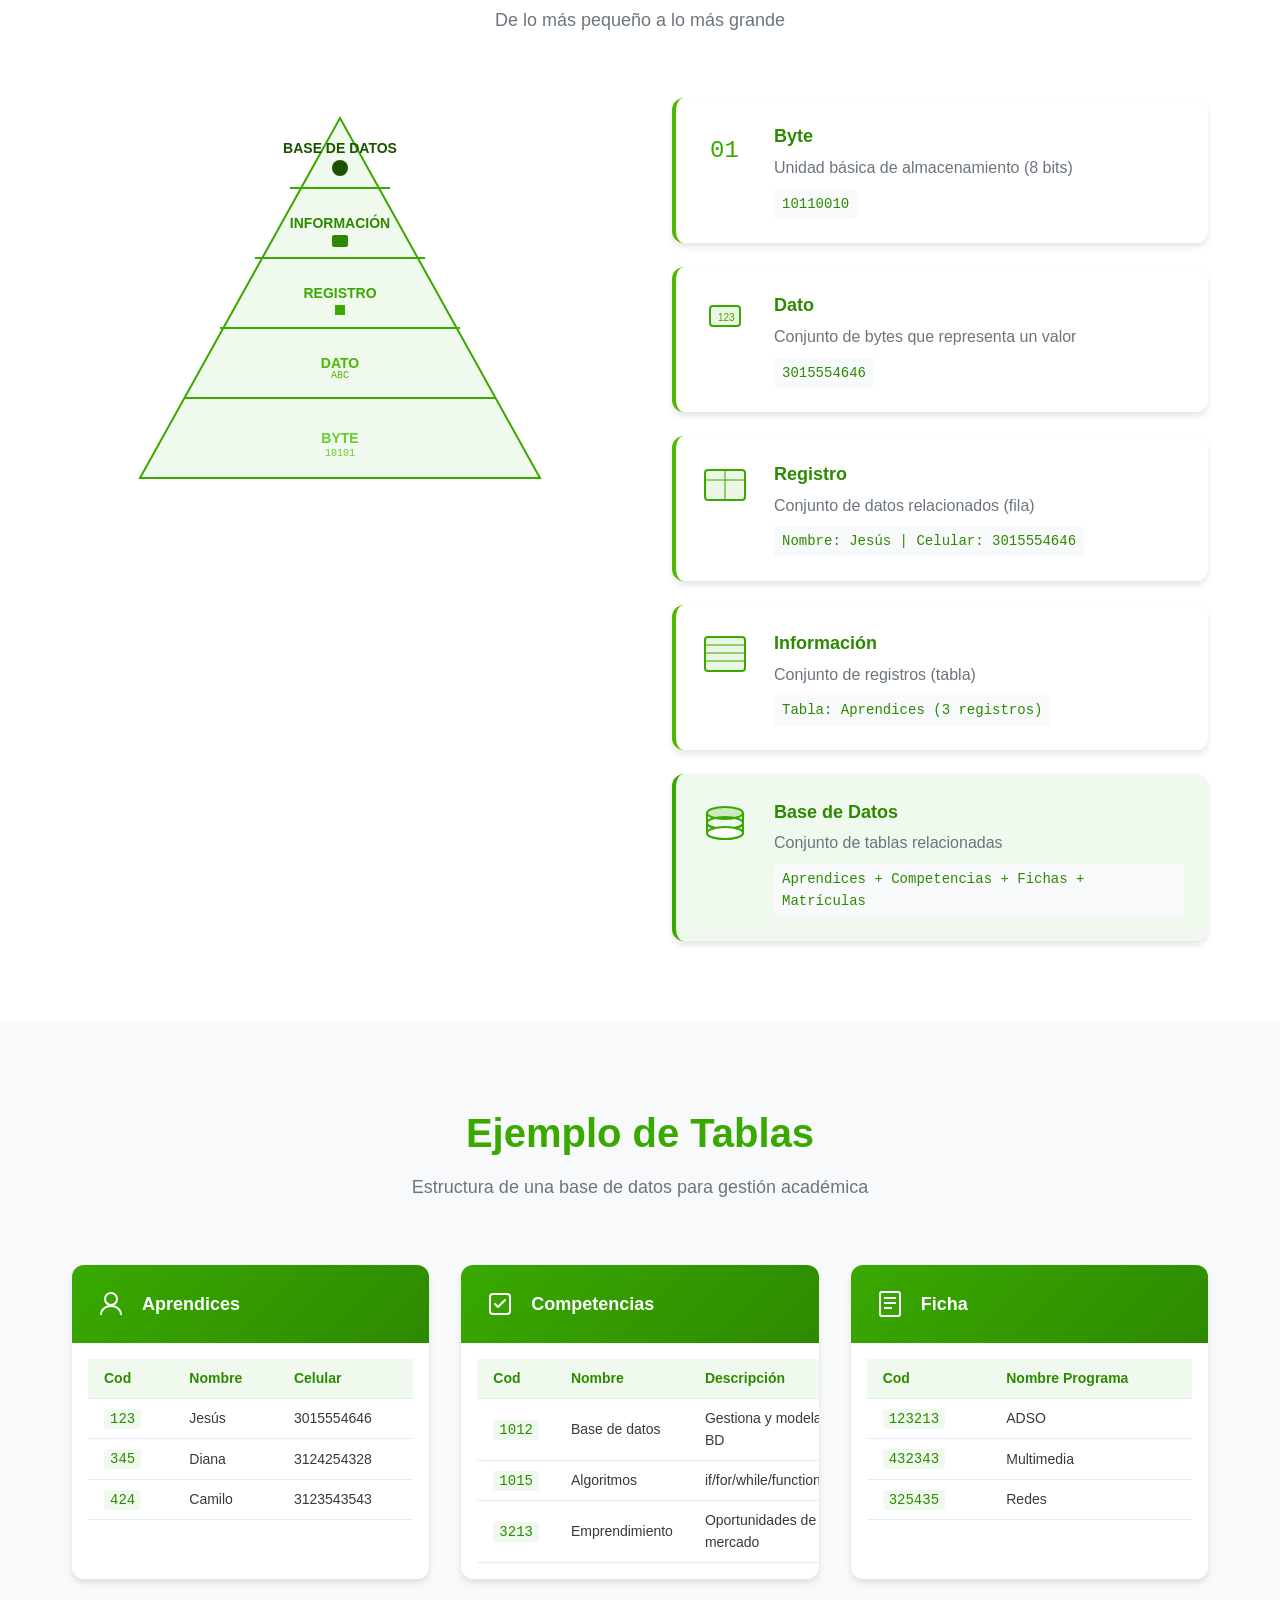
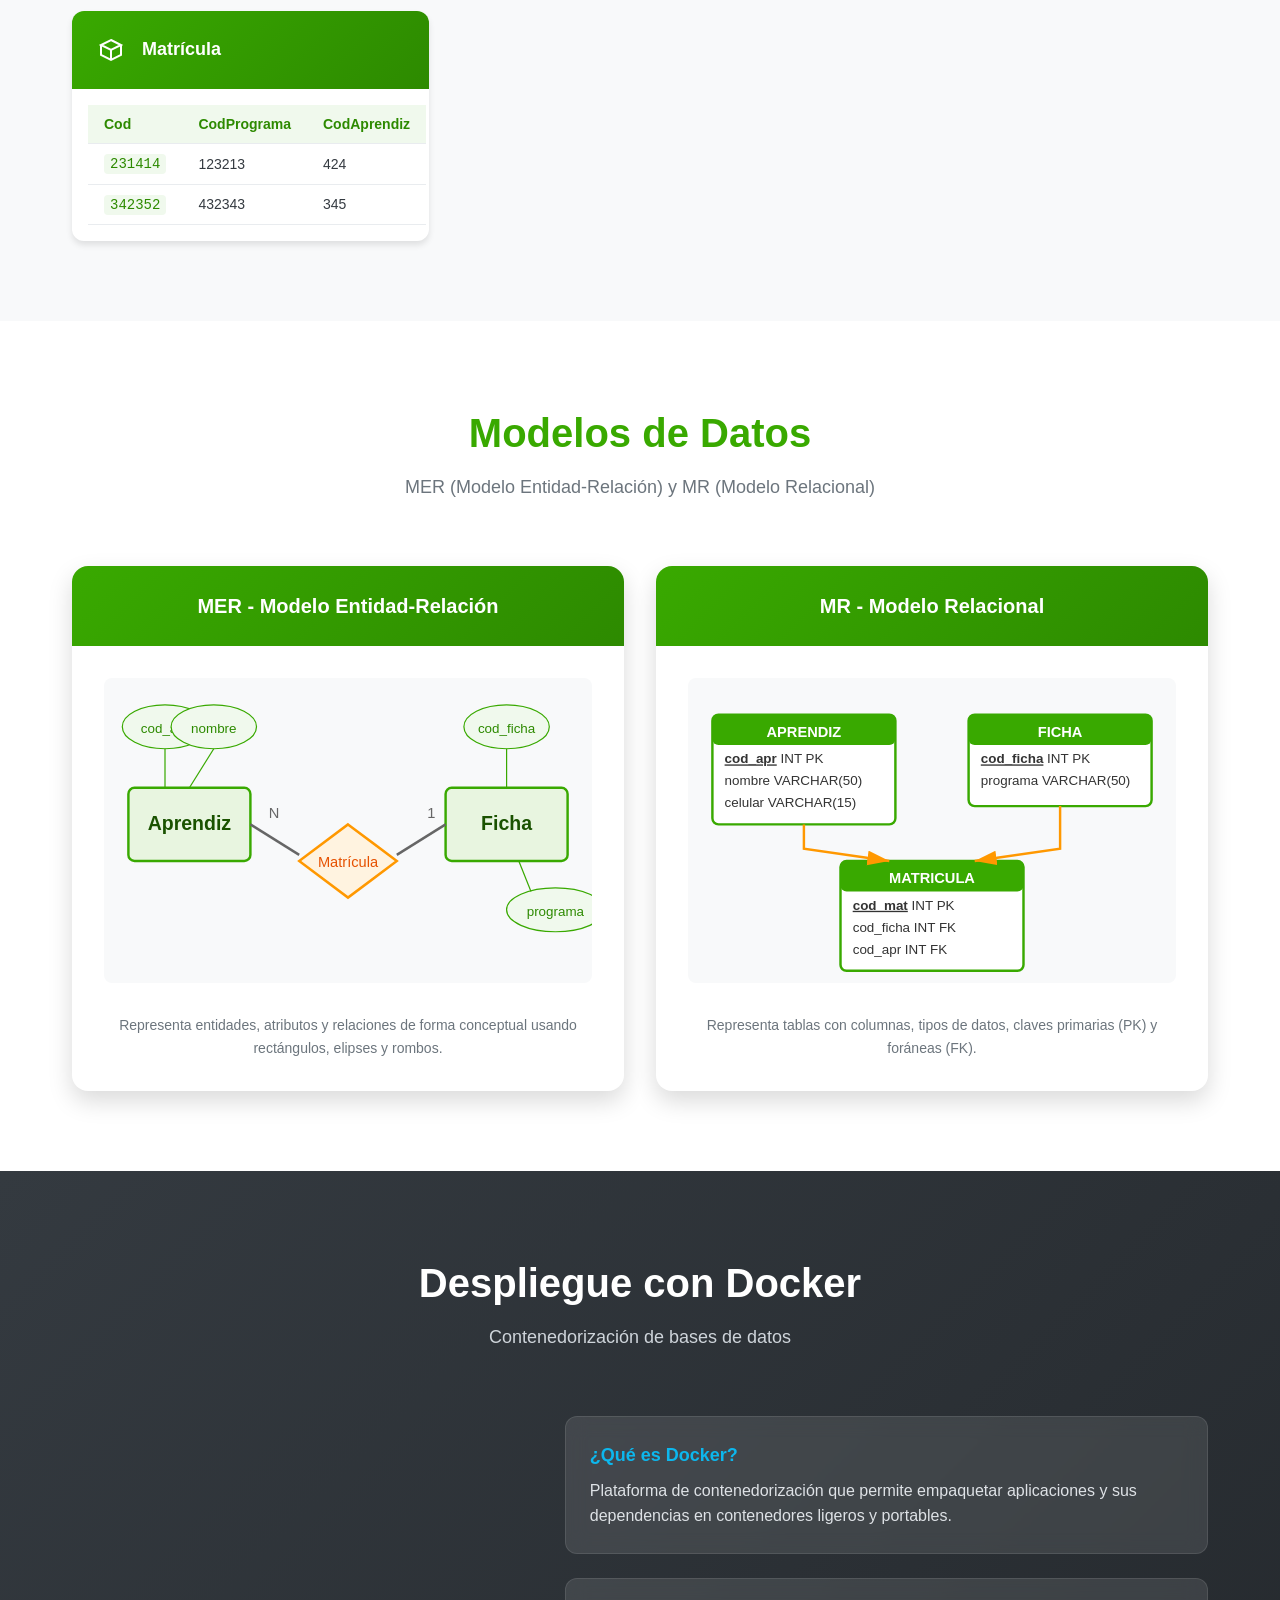
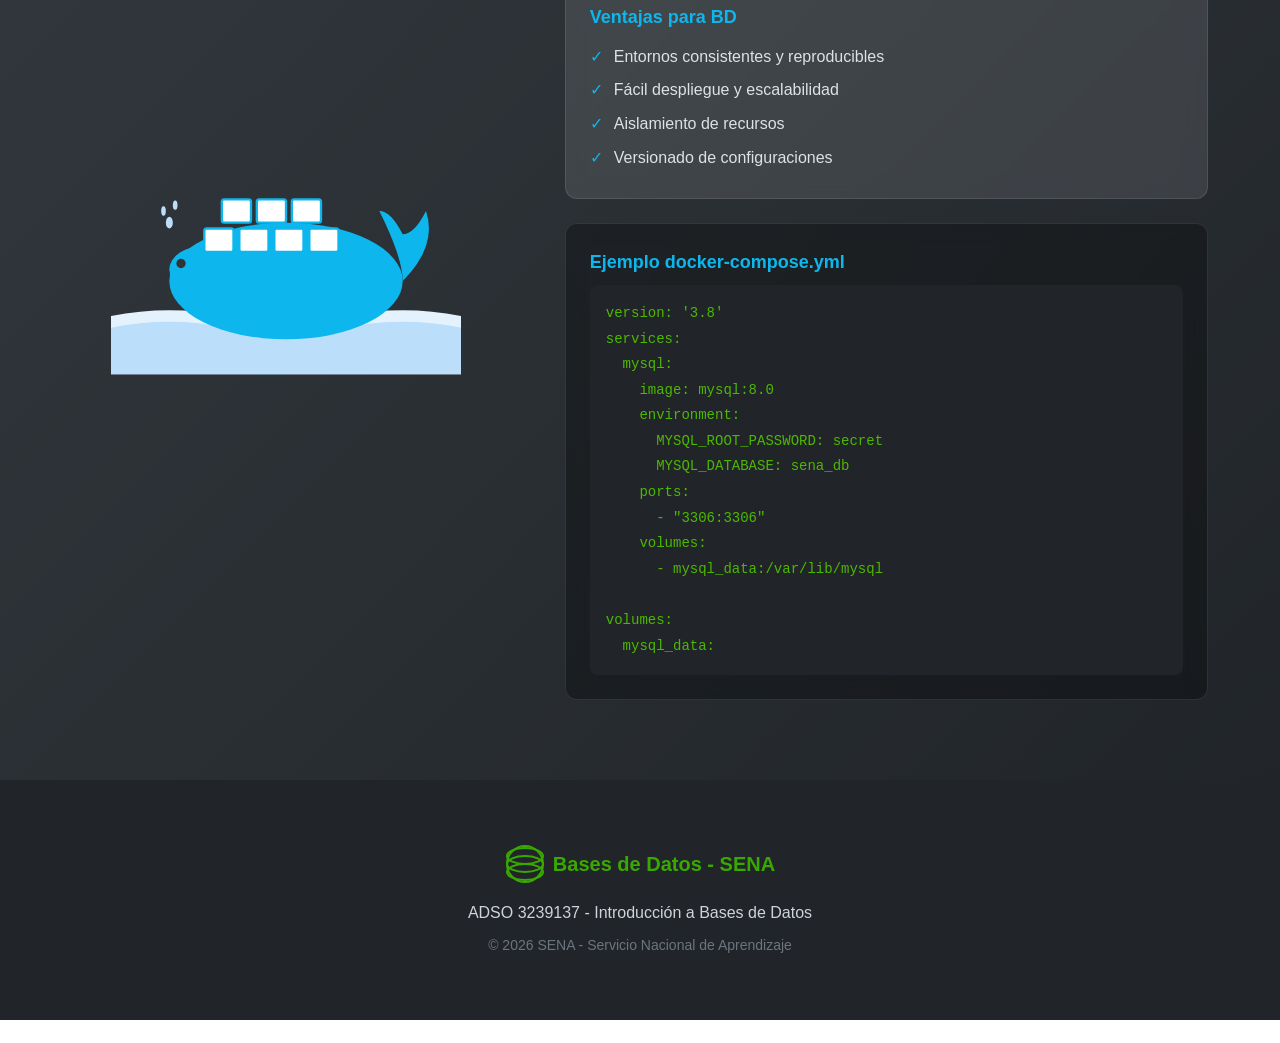
<file: 02-week/01-session/introduction-bd/index.html>
<!DOCTYPE html>
<html lang="es">
<head>
    <meta charset="UTF-8">
    <meta name="viewport" content="width=device-width, initial-scale=1.0">
    <title>Introducción a Bases de Datos - SENA</title>
    <link rel="stylesheet" href="src/css/styles.css">
</head>
<body>
    <!-- Header -->
    <header class="header">
        <nav class="nav">
            <div class="nav__logo">
                <svg class="nav__logo-icon" viewBox="0 0 40 40" fill="none" xmlns="http://www.w3.org/2000/svg">
                    <circle cx="20" cy="20" r="18" stroke="currentColor" stroke-width="2"/>
                    <ellipse cx="20" cy="20" rx="18" ry="8" stroke="currentColor" stroke-width="2"/>
                    <ellipse cx="20" cy="12" rx="18" ry="8" stroke="currentColor" stroke-width="2"/>
                    <ellipse cx="20" cy="28" rx="18" ry="8" stroke="currentColor" stroke-width="2"/>
                </svg>
                <span>BD SENA</span>
            </div>
            <ul class="nav__menu">
                <li><a href="#inicio" class="nav__link">Inicio</a></li>
                <li><a href="#conceptos" class="nav__link">Conceptos</a></li>
                <li><a href="#jerarquia" class="nav__link">Jerarquía</a></li>
                <li><a href="#tablas" class="nav__link">Tablas</a></li>
                <li><a href="#modelos" class="nav__link">MER/MR</a></li>
                <li><a href="#docker" class="nav__link">Docker</a></li>
            </ul>
            <button class="nav__toggle" id="navToggle" aria-label="Menú">
                <span></span>
                <span></span>
                <span></span>
            </button>
        </nav>
    </header>

    <!-- Hero Section -->
    <section class="hero" id="inicio">
        <div class="hero__content">
            <h1 class="hero__title">Introducción a<br><span>Bases de Datos</span></h1>
            <p class="hero__subtitle">Gestión del Conocimiento - ADSO 3239137</p>
            <p class="hero__description">Aprende los fundamentos de bases de datos, modelado MER/MR y despliegue con Docker</p>
            <a href="#conceptos" class="btn btn--primary">Comenzar</a>
        </div>
        <div class="hero__image">
            <!-- SVG Database Illustration -->
            <svg viewBox="0 0 400 300" fill="none" xmlns="http://www.w3.org/2000/svg" class="hero__svg">
                <!-- Server/Database Stack -->
                <ellipse cx="200" cy="80" rx="120" ry="30" fill="#39A900" opacity="0.2"/>
                <ellipse cx="200" cy="80" rx="120" ry="30" stroke="#39A900" stroke-width="3"/>
                <path d="M80 80 V140 C80 156.569 146.863 170 200 170 C253.137 170 320 156.569 320 140 V80" stroke="#39A900" stroke-width="3" fill="#39A900" fill-opacity="0.1"/>
                <ellipse cx="200" cy="140" rx="120" ry="30" stroke="#39A900" stroke-width="3" fill="white"/>
                <path d="M80 140 V200 C80 216.569 146.863 230 200 230 C253.137 230 320 216.569 320 200 V140" stroke="#39A900" stroke-width="3" fill="#39A900" fill-opacity="0.1"/>
                <ellipse cx="200" cy="200" rx="120" ry="30" stroke="#39A900" stroke-width="3" fill="white"/>
                
                <!-- Data symbols -->
                <text x="160" y="115" fill="#39A900" font-size="14" font-family="monospace">01001</text>
                <text x="210" y="115" fill="#2d8a00" font-size="14" font-family="monospace">11010</text>
                <text x="170" y="175" fill="#39A900" font-size="14" font-family="monospace">DATA</text>
                <text x="215" y="175" fill="#2d8a00" font-size="14" font-family="monospace">SQL</text>
                
                <!-- Connection lines -->
                <line x1="200" y1="230" x2="200" y2="270" stroke="#39A900" stroke-width="2" stroke-dasharray="5,5"/>
                <circle cx="200" cy="280" r="8" fill="#39A900"/>
            </svg>
        </div>
    </section>

    <!-- Concepts Section -->
    <section class="section section--alt" id="conceptos">
        <div class="container">
            <h2 class="section__title">¿Qué es una Base de Datos?</h2>
            <p class="section__subtitle">Conjunto de datos informativos organizados y relacionados</p>
            
            <div class="concept-card concept-card--main">
                <div class="concept-card__icon">
                    <!-- Database SVG Icon -->
                    <svg viewBox="0 0 80 80" fill="none" xmlns="http://www.w3.org/2000/svg">
                        <ellipse cx="40" cy="20" rx="30" ry="10" stroke="#39A900" stroke-width="3" fill="#39A900" fill-opacity="0.2"/>
                        <path d="M10 20 V35 C10 41.627 23.431 47 40 47 C56.569 47 70 41.627 70 35 V20" stroke="#39A900" stroke-width="3"/>
                        <ellipse cx="40" cy="35" rx="30" ry="10" stroke="#39A900" stroke-width="3"/>
                        <path d="M10 35 V50 C10 56.627 23.431 62 40 62 C56.569 62 70 56.627 70 50 V35" stroke="#39A900" stroke-width="3"/>
                        <ellipse cx="40" cy="50" rx="30" ry="10" stroke="#39A900" stroke-width="3"/>
                        <path d="M10 50 V65 C10 71.627 23.431 77 40 77 C56.569 77 70 71.627 70 65 V50" stroke="#39A900" stroke-width="3"/>
                        <ellipse cx="40" cy="65" rx="30" ry="10" stroke="#39A900" stroke-width="3" fill="white"/>
                    </svg>
                </div>
                <div class="concept-card__content">
                    <h3>Base de Datos</h3>
                    <p>Un <strong>conjunto estructurado de datos</strong> almacenados electrónicamente que permite el acceso, gestión y actualización eficiente de la información.</p>
                </div>
            </div>
        </div>
    </section>

    <!-- Hierarchy Section -->
    <section class="section" id="jerarquia">
        <div class="container">
            <h2 class="section__title">Jerarquía de Datos</h2>
            <p class="section__subtitle">De lo más pequeño a lo más grande</p>
            
            <div class="hierarchy">
                <!-- Hierarchy Pyramid SVG -->
                <div class="hierarchy__visual">
                    <svg viewBox="0 0 500 400" fill="none" xmlns="http://www.w3.org/2000/svg" class="hierarchy__svg">
                        <!-- Pyramid levels -->
                        <polygon points="250,20 450,380 50,380" fill="#f0f9ed" stroke="#39A900" stroke-width="2"/>
                        
                        <!-- Level separators -->
                        <line x1="95" y1="300" x2="405" y2="300" stroke="#39A900" stroke-width="2"/>
                        <line x1="130" y1="230" x2="370" y2="230" stroke="#39A900" stroke-width="2"/>
                        <line x1="165" y1="160" x2="335" y2="160" stroke="#39A900" stroke-width="2"/>
                        <line x1="200" y1="90" x2="300" y2="90" stroke="#39A900" stroke-width="2"/>
                        
                        <!-- Labels -->
                        <text x="250" y="55" text-anchor="middle" fill="#1a5200" font-weight="bold" font-size="14">BASE DE DATOS</text>
                        <text x="250" y="130" text-anchor="middle" fill="#2d8a00" font-weight="bold" font-size="14">INFORMACIÓN</text>
                        <text x="250" y="200" text-anchor="middle" fill="#39A900" font-weight="bold" font-size="14">REGISTRO</text>
                        <text x="250" y="270" text-anchor="middle" fill="#4db800" font-weight="bold" font-size="14">DATO</text>
                        <text x="250" y="345" text-anchor="middle" fill="#66cc33" font-weight="bold" font-size="14">BYTE</text>
                        
                        <!-- Icons for each level -->
                        <circle cx="250" cy="70" r="8" fill="#1a5200"/>
                        <rect x="242" y="137" width="16" height="12" fill="#2d8a00" rx="2"/>
                        <rect x="245" y="207" width="10" height="10" fill="#39A900"/>
                        <text x="250" y="280" text-anchor="middle" fill="#4db800" font-family="monospace" font-size="10">ABC</text>
                        <text x="250" y="358" text-anchor="middle" fill="#66cc33" font-family="monospace" font-size="10">10101</text>
                    </svg>
                </div>
                
                <div class="hierarchy__cards">
                    <div class="hierarchy-card">
                        <div class="hierarchy-card__icon">
                            <svg viewBox="0 0 50 50" fill="none">
                                <text x="10" y="35" font-family="monospace" font-size="24" fill="#39A900">01</text>
                            </svg>
                        </div>
                        <div class="hierarchy-card__content">
                            <h4>Byte</h4>
                            <p>Unidad básica de almacenamiento (8 bits)</p>
                            <code class="hierarchy-card__example">10110010</code>
                        </div>
                    </div>
                    
                    <div class="hierarchy-card">
                        <div class="hierarchy-card__icon">
                            <svg viewBox="0 0 50 50" fill="none">
                                <rect x="10" y="15" width="30" height="20" rx="3" stroke="#39A900" stroke-width="2" fill="#39A900" fill-opacity="0.1"/>
                                <text x="18" y="30" font-size="10" fill="#39A900">123</text>
                            </svg>
                        </div>
                        <div class="hierarchy-card__content">
                            <h4>Dato</h4>
                            <p>Conjunto de bytes que representa un valor</p>
                            <code class="hierarchy-card__example">3015554646</code>
                        </div>
                    </div>
                    
                    <div class="hierarchy-card">
                        <div class="hierarchy-card__icon">
                            <svg viewBox="0 0 50 50" fill="none">
                                <rect x="5" y="10" width="40" height="30" rx="3" stroke="#39A900" stroke-width="2" fill="#39A900" fill-opacity="0.1"/>
                                <line x1="5" y1="20" x2="45" y2="20" stroke="#39A900" stroke-width="1"/>
                                <line x1="25" y1="10" x2="25" y2="40" stroke="#39A900" stroke-width="1"/>
                            </svg>
                        </div>
                        <div class="hierarchy-card__content">
                            <h4>Registro</h4>
                            <p>Conjunto de datos relacionados (fila)</p>
                            <code class="hierarchy-card__example">Nombre: Jesús | Celular: 3015554646</code>
                        </div>
                    </div>
                    
                    <div class="hierarchy-card">
                        <div class="hierarchy-card__icon">
                            <svg viewBox="0 0 50 50" fill="none">
                                <rect x="5" y="8" width="40" height="34" rx="3" stroke="#39A900" stroke-width="2" fill="#39A900" fill-opacity="0.1"/>
                                <line x1="5" y1="16" x2="45" y2="16" stroke="#39A900" stroke-width="1"/>
                                <line x1="5" y1="24" x2="45" y2="24" stroke="#39A900" stroke-width="1"/>
                                <line x1="5" y1="32" x2="45" y2="32" stroke="#39A900" stroke-width="1"/>
                            </svg>
                        </div>
                        <div class="hierarchy-card__content">
                            <h4>Información</h4>
                            <p>Conjunto de registros (tabla)</p>
                            <code class="hierarchy-card__example">Tabla: Aprendices (3 registros)</code>
                        </div>
                    </div>
                    
                    <div class="hierarchy-card hierarchy-card--highlight">
                        <div class="hierarchy-card__icon">
                            <svg viewBox="0 0 50 50" fill="none">
                                <ellipse cx="25" cy="15" rx="18" ry="6" stroke="#39A900" stroke-width="2" fill="#39A900" fill-opacity="0.2"/>
                                <path d="M7 15 V25 C7 28.314 14.163 31 25 31 C35.837 31 43 28.314 43 25 V15" stroke="#39A900" stroke-width="2"/>
                                <ellipse cx="25" cy="25" rx="18" ry="6" stroke="#39A900" stroke-width="2"/>
                                <path d="M7 25 V35 C7 38.314 14.163 41 25 41 C35.837 41 43 38.314 43 35 V25" stroke="#39A900" stroke-width="2"/>
                                <ellipse cx="25" cy="35" rx="18" ry="6" stroke="#39A900" stroke-width="2" fill="white"/>
                            </svg>
                        </div>
                        <div class="hierarchy-card__content">
                            <h4>Base de Datos</h4>
                            <p>Conjunto de tablas relacionadas</p>
                            <code class="hierarchy-card__example">Aprendices + Competencias + Fichas + Matrículas</code>
                        </div>
                    </div>
                </div>
            </div>
        </div>
    </section>

    <!-- Tables Section -->
    <section class="section section--alt" id="tablas">
        <div class="container">
            <h2 class="section__title">Ejemplo de Tablas</h2>
            <p class="section__subtitle">Estructura de una base de datos para gestión académica</p>
            
            <div class="tables-grid">
                <!-- Aprendices Table -->
                <div class="table-card">
                    <div class="table-card__header">
                        <svg viewBox="0 0 30 30" fill="none" class="table-card__icon">
                            <circle cx="15" cy="10" r="6" stroke="currentColor" stroke-width="2"/>
                            <path d="M5 26 C5 20 10 17 15 17 C20 17 25 20 25 26" stroke="currentColor" stroke-width="2"/>
                        </svg>
                        <h3>Aprendices</h3>
                    </div>
                    <div class="table-card__body">
                        <table class="data-table">
                            <thead>
                                <tr>
                                    <th>Cod</th>
                                    <th>Nombre</th>
                                    <th>Celular</th>
                                </tr>
                            </thead>
                            <tbody>
                                <tr>
                                    <td><code>123</code></td>
                                    <td>Jesús</td>
                                    <td>3015554646</td>
                                </tr>
                                <tr>
                                    <td><code>345</code></td>
                                    <td>Diana</td>
                                    <td>3124254328</td>
                                </tr>
                                <tr>
                                    <td><code>424</code></td>
                                    <td>Camilo</td>
                                    <td>3123543543</td>
                                </tr>
                            </tbody>
                        </table>
                    </div>
                </div>

                <!-- Competencias Table -->
                <div class="table-card">
                    <div class="table-card__header">
                        <svg viewBox="0 0 30 30" fill="none" class="table-card__icon">
                            <rect x="5" y="5" width="20" height="20" rx="3" stroke="currentColor" stroke-width="2"/>
                            <path d="M10 15 L13 18 L20 11" stroke="currentColor" stroke-width="2" stroke-linecap="round" stroke-linejoin="round"/>
                        </svg>
                        <h3>Competencias</h3>
                    </div>
                    <div class="table-card__body">
                        <table class="data-table">
                            <thead>
                                <tr>
                                    <th>Cod</th>
                                    <th>Nombre</th>
                                    <th>Descripción</th>
                                </tr>
                            </thead>
                            <tbody>
                                <tr>
                                    <td><code>1012</code></td>
                                    <td>Base de datos</td>
                                    <td>Gestiona y modela BD</td>
                                </tr>
                                <tr>
                                    <td><code>1015</code></td>
                                    <td>Algoritmos</td>
                                    <td>if/for/while/functions</td>
                                </tr>
                                <tr>
                                    <td><code>3213</code></td>
                                    <td>Emprendimiento</td>
                                    <td>Oportunidades de mercado</td>
                                </tr>
                            </tbody>
                        </table>
                    </div>
                </div>

                <!-- Ficha Table -->
                <div class="table-card">
                    <div class="table-card__header">
                        <svg viewBox="0 0 30 30" fill="none" class="table-card__icon">
                            <rect x="5" y="3" width="20" height="24" rx="2" stroke="currentColor" stroke-width="2"/>
                            <line x1="9" y1="9" x2="21" y2="9" stroke="currentColor" stroke-width="2"/>
                            <line x1="9" y1="14" x2="21" y2="14" stroke="currentColor" stroke-width="2"/>
                            <line x1="9" y1="19" x2="17" y2="19" stroke="currentColor" stroke-width="2"/>
                        </svg>
                        <h3>Ficha</h3>
                    </div>
                    <div class="table-card__body">
                        <table class="data-table">
                            <thead>
                                <tr>
                                    <th>Cod</th>
                                    <th>Nombre Programa</th>
                                </tr>
                            </thead>
                            <tbody>
                                <tr>
                                    <td><code>123213</code></td>
                                    <td>ADSO</td>
                                </tr>
                                <tr>
                                    <td><code>432343</code></td>
                                    <td>Multimedia</td>
                                </tr>
                                <tr>
                                    <td><code>325435</code></td>
                                    <td>Redes</td>
                                </tr>
                            </tbody>
                        </table>
                    </div>
                </div>

                <!-- Matricula Table -->
                <div class="table-card">
                    <div class="table-card__header">
                        <svg viewBox="0 0 30 30" fill="none" class="table-card__icon">
                            <path d="M15 5 L25 10 L15 15 L5 10 Z" stroke="currentColor" stroke-width="2" fill="none"/>
                            <path d="M5 10 V20 L15 25 L25 20 V10" stroke="currentColor" stroke-width="2" fill="none"/>
                            <line x1="15" y1="15" x2="15" y2="25" stroke="currentColor" stroke-width="2"/>
                        </svg>
                        <h3>Matrícula</h3>
                    </div>
                    <div class="table-card__body">
                        <table class="data-table">
                            <thead>
                                <tr>
                                    <th>Cod</th>
                                    <th>CodPrograma</th>
                                    <th>CodAprendiz</th>
                                </tr>
                            </thead>
                            <tbody>
                                <tr>
                                    <td><code>231414</code></td>
                                    <td>123213</td>
                                    <td>424</td>
                                </tr>
                                <tr>
                                    <td><code>342352</code></td>
                                    <td>432343</td>
                                    <td>345</td>
                                </tr>
                            </tbody>
                        </table>
                    </div>
                </div>
            </div>
        </div>
    </section>

    <!-- Models Section -->
    <section class="section" id="modelos">
        <div class="container">
            <h2 class="section__title">Modelos de Datos</h2>
            <p class="section__subtitle">MER (Modelo Entidad-Relación) y MR (Modelo Relacional)</p>
            
            <div class="models-grid">
                <!-- MER Card -->
                <div class="model-card">
                    <div class="model-card__header">
                        <h3>MER - Modelo Entidad-Relación</h3>
                    </div>
                    <div class="model-card__body">
                        <svg viewBox="0 0 400 250" class="model-card__diagram">
                            <!-- Aprendiz Entity -->
                            <rect x="20" y="90" width="100" height="60" rx="5" fill="#e8f5e0" stroke="#39A900" stroke-width="2"/>
                            <text x="70" y="125" text-anchor="middle" font-weight="bold" fill="#1a5200">Aprendiz</text>
                            
                            <!-- Matricula Relationship -->
                            <polygon points="200,120 240,150 200,180 160,150" fill="#fff3e0" stroke="#ff9800" stroke-width="2"/>
                            <text x="200" y="155" text-anchor="middle" font-size="12" fill="#e65100">Matrícula</text>
                            
                            <!-- Ficha Entity -->
                            <rect x="280" y="90" width="100" height="60" rx="5" fill="#e8f5e0" stroke="#39A900" stroke-width="2"/>
                            <text x="330" y="125" text-anchor="middle" font-weight="bold" fill="#1a5200">Ficha</text>
                            
                            <!-- Relationship lines -->
                            <line x1="120" y1="120" x2="160" y2="145" stroke="#666" stroke-width="2"/>
                            <line x1="240" y1="145" x2="280" y2="120" stroke="#666" stroke-width="2"/>
                            
                            <!-- Cardinality -->
                            <text x="135" y="115" font-size="12" fill="#666">N</text>
                            <text x="265" y="115" font-size="12" fill="#666">1</text>
                            
                            <!-- Attributes -->
                            <ellipse cx="50" cy="40" rx="35" ry="18" fill="#f0f9ed" stroke="#39A900" stroke-width="1"/>
                            <text x="50" y="45" text-anchor="middle" font-size="11" fill="#2d8a00">cod_apr</text>
                            <line x1="50" y1="58" x2="50" y2="90" stroke="#39A900" stroke-width="1"/>
                            
                            <ellipse cx="90" cy="40" rx="35" ry="18" fill="#f0f9ed" stroke="#39A900" stroke-width="1"/>
                            <text x="90" y="45" text-anchor="middle" font-size="11" fill="#2d8a00">nombre</text>
                            <line x1="90" y1="58" x2="70" y2="90" stroke="#39A900" stroke-width="1"/>
                            
                            <ellipse cx="330" cy="40" rx="35" ry="18" fill="#f0f9ed" stroke="#39A900" stroke-width="1"/>
                            <text x="330" y="45" text-anchor="middle" font-size="11" fill="#2d8a00">cod_ficha</text>
                            <line x1="330" y1="58" x2="330" y2="90" stroke="#39A900" stroke-width="1"/>
                            
                            <ellipse cx="370" cy="190" rx="40" ry="18" fill="#f0f9ed" stroke="#39A900" stroke-width="1"/>
                            <text x="370" y="195" text-anchor="middle" font-size="11" fill="#2d8a00">programa</text>
                            <line x1="350" y1="175" x2="340" y2="150" stroke="#39A900" stroke-width="1"/>
                        </svg>
                        <p class="model-card__description">Representa entidades, atributos y relaciones de forma conceptual usando rectángulos, elipses y rombos.</p>
                    </div>
                </div>

                <!-- MR Card -->
                <div class="model-card">
                    <div class="model-card__header">
                        <h3>MR - Modelo Relacional</h3>
                    </div>
                    <div class="model-card__body">
                        <svg viewBox="0 0 400 250" class="model-card__diagram">
                            <!-- Aprendiz Table -->
                            <rect x="20" y="30" width="150" height="90" rx="5" fill="white" stroke="#39A900" stroke-width="2"/>
                            <rect x="20" y="30" width="150" height="25" rx="5" fill="#39A900"/>
                            <text x="95" y="48" text-anchor="middle" font-weight="bold" fill="white" font-size="12">APRENDIZ</text>
                            <text x="30" y="70" font-size="11" fill="#333"><tspan font-weight="bold" text-decoration="underline">cod_apr</tspan> INT PK</text>
                            <text x="30" y="88" font-size="11" fill="#333">nombre VARCHAR(50)</text>
                            <text x="30" y="106" font-size="11" fill="#333">celular VARCHAR(15)</text>
                            
                            <!-- Ficha Table -->
                            <rect x="230" y="30" width="150" height="75" rx="5" fill="white" stroke="#39A900" stroke-width="2"/>
                            <rect x="230" y="30" width="150" height="25" rx="5" fill="#39A900"/>
                            <text x="305" y="48" text-anchor="middle" font-weight="bold" fill="white" font-size="12">FICHA</text>
                            <text x="240" y="70" font-size="11" fill="#333"><tspan font-weight="bold" text-decoration="underline">cod_ficha</tspan> INT PK</text>
                            <text x="240" y="88" font-size="11" fill="#333">programa VARCHAR(50)</text>
                            
                            <!-- Matricula Table -->
                            <rect x="125" y="150" width="150" height="90" rx="5" fill="white" stroke="#39A900" stroke-width="2"/>
                            <rect x="125" y="150" width="150" height="25" rx="5" fill="#39A900"/>
                            <text x="200" y="168" text-anchor="middle" font-weight="bold" fill="white" font-size="12">MATRICULA</text>
                            <text x="135" y="190" font-size="11" fill="#333"><tspan font-weight="bold" text-decoration="underline">cod_mat</tspan> INT PK</text>
                            <text x="135" y="208" font-size="11" fill="#333">cod_ficha INT FK</text>
                            <text x="135" y="226" font-size="11" fill="#333">cod_apr INT FK</text>
                            
                            <!-- Relationship lines -->
                            <path d="M95 120 L95 140 L165 150" stroke="#ff9800" stroke-width="2" fill="none" marker-end="url(#arrow)"/>
                            <path d="M305 105 L305 140 L235 150" stroke="#ff9800" stroke-width="2" fill="none" marker-end="url(#arrow)"/>
                            
                            <!-- Arrow marker -->
                            <defs>
                                <marker id="arrow" markerWidth="10" markerHeight="10" refX="9" refY="3" orient="auto">
                                    <path d="M0,0 L0,6 L9,3 z" fill="#ff9800"/>
                                </marker>
                            </defs>
                        </svg>
                        <p class="model-card__description">Representa tablas con columnas, tipos de datos, claves primarias (PK) y foráneas (FK).</p>
                    </div>
                </div>
            </div>
        </div>
    </section>

    <!-- Docker Section -->
    <section class="section section--dark" id="docker">
        <div class="container">
            <h2 class="section__title">Despliegue con Docker</h2>
            <p class="section__subtitle">Contenedorización de bases de datos</p>
            
            <div class="docker-content">
                <div class="docker-visual">
                    <!-- Docker Whale SVG -->
                    <svg viewBox="0 0 300 200" class="docker-svg" fill="none">
                        <!-- Water waves -->
                        <path d="M0 150 Q50 140 100 150 T200 150 T300 150 V200 H0 Z" fill="#e3f2fd"/>
                        <path d="M0 160 Q50 150 100 160 T200 160 T300 160 V200 H0 Z" fill="#bbdefb"/>
                        
                        <!-- Whale body -->
                        <ellipse cx="150" cy="120" rx="100" ry="50" fill="#0db7ed"/>
                        <ellipse cx="80" cy="110" rx="30" ry="20" fill="#0db7ed"/>
                        
                        <!-- Whale tail -->
                        <path d="M250 120 Q280 90 270 60 Q260 80 250 80 Q240 60 230 60 Q250 100 250 120" fill="#0db7ed"/>
                        
                        <!-- Containers on whale -->
                        <rect x="80" y="75" width="25" height="20" fill="white" stroke="#0db7ed" stroke-width="2" rx="2"/>
                        <rect x="110" y="75" width="25" height="20" fill="white" stroke="#0db7ed" stroke-width="2" rx="2"/>
                        <rect x="140" y="75" width="25" height="20" fill="white" stroke="#0db7ed" stroke-width="2" rx="2"/>
                        <rect x="170" y="75" width="25" height="20" fill="white" stroke="#0db7ed" stroke-width="2" rx="2"/>
                        <rect x="95" y="50" width="25" height="20" fill="white" stroke="#0db7ed" stroke-width="2" rx="2"/>
                        <rect x="125" y="50" width="25" height="20" fill="white" stroke="#0db7ed" stroke-width="2" rx="2"/>
                        <rect x="155" y="50" width="25" height="20" fill="white" stroke="#0db7ed" stroke-width="2" rx="2"/>
                        
                        <!-- Eye -->
                        <circle cx="60" cy="105" r="4" fill="#333"/>
                        
                        <!-- Water spray -->
                        <ellipse cx="50" cy="70" rx="3" ry="5" fill="#bbdefb"/>
                        <ellipse cx="45" cy="60" rx="2" ry="4" fill="#bbdefb"/>
                        <ellipse cx="55" cy="55" rx="2" ry="4" fill="#bbdefb"/>
                    </svg>
                </div>
                
                <div class="docker-info">
                    <div class="docker-card">
                        <h4>¿Qué es Docker?</h4>
                        <p>Plataforma de contenedorización que permite empaquetar aplicaciones y sus dependencias en contenedores ligeros y portables.</p>
                    </div>
                    
                    <div class="docker-card">
                        <h4>Ventajas para BD</h4>
                        <ul>
                            <li>Entornos consistentes y reproducibles</li>
                            <li>Fácil despliegue y escalabilidad</li>
                            <li>Aislamiento de recursos</li>
                            <li>Versionado de configuraciones</li>
                        </ul>
                    </div>
                    
                    <div class="docker-card docker-card--code">
                        <h4>Ejemplo docker-compose.yml</h4>
                        <pre><code>version: '3.8'
services:
  mysql:
    image: mysql:8.0
    environment:
      MYSQL_ROOT_PASSWORD: secret
      MYSQL_DATABASE: sena_db
    ports:
      - "3306:3306"
    volumes:
      - mysql_data:/var/lib/mysql

volumes:
  mysql_data:</code></pre>
                    </div>
                </div>
            </div>
        </div>
    </section>

    <!-- Footer -->
    <footer class="footer">
        <div class="container">
            <div class="footer__content">
                <div class="footer__brand">
                    <svg class="footer__logo" viewBox="0 0 40 40" fill="none">
                        <circle cx="20" cy="20" r="18" stroke="currentColor" stroke-width="2"/>
                        <ellipse cx="20" cy="20" rx="18" ry="8" stroke="currentColor" stroke-width="2"/>
                        <ellipse cx="20" cy="12" rx="18" ry="8" stroke="currentColor" stroke-width="2"/>
                        <ellipse cx="20" cy="28" rx="18" ry="8" stroke="currentColor" stroke-width="2"/>
                    </svg>
                    <span>Bases de Datos - SENA</span>
                </div>
                <p class="footer__text">ADSO 3239137 - Introducción a Bases de Datos</p>
                <p class="footer__copyright">© 2026 SENA - Servicio Nacional de Aprendizaje</p>
            </div>
        </div>
    </footer>

    <script src="src/js/main.js"></script>
</body>
</html>
</file>
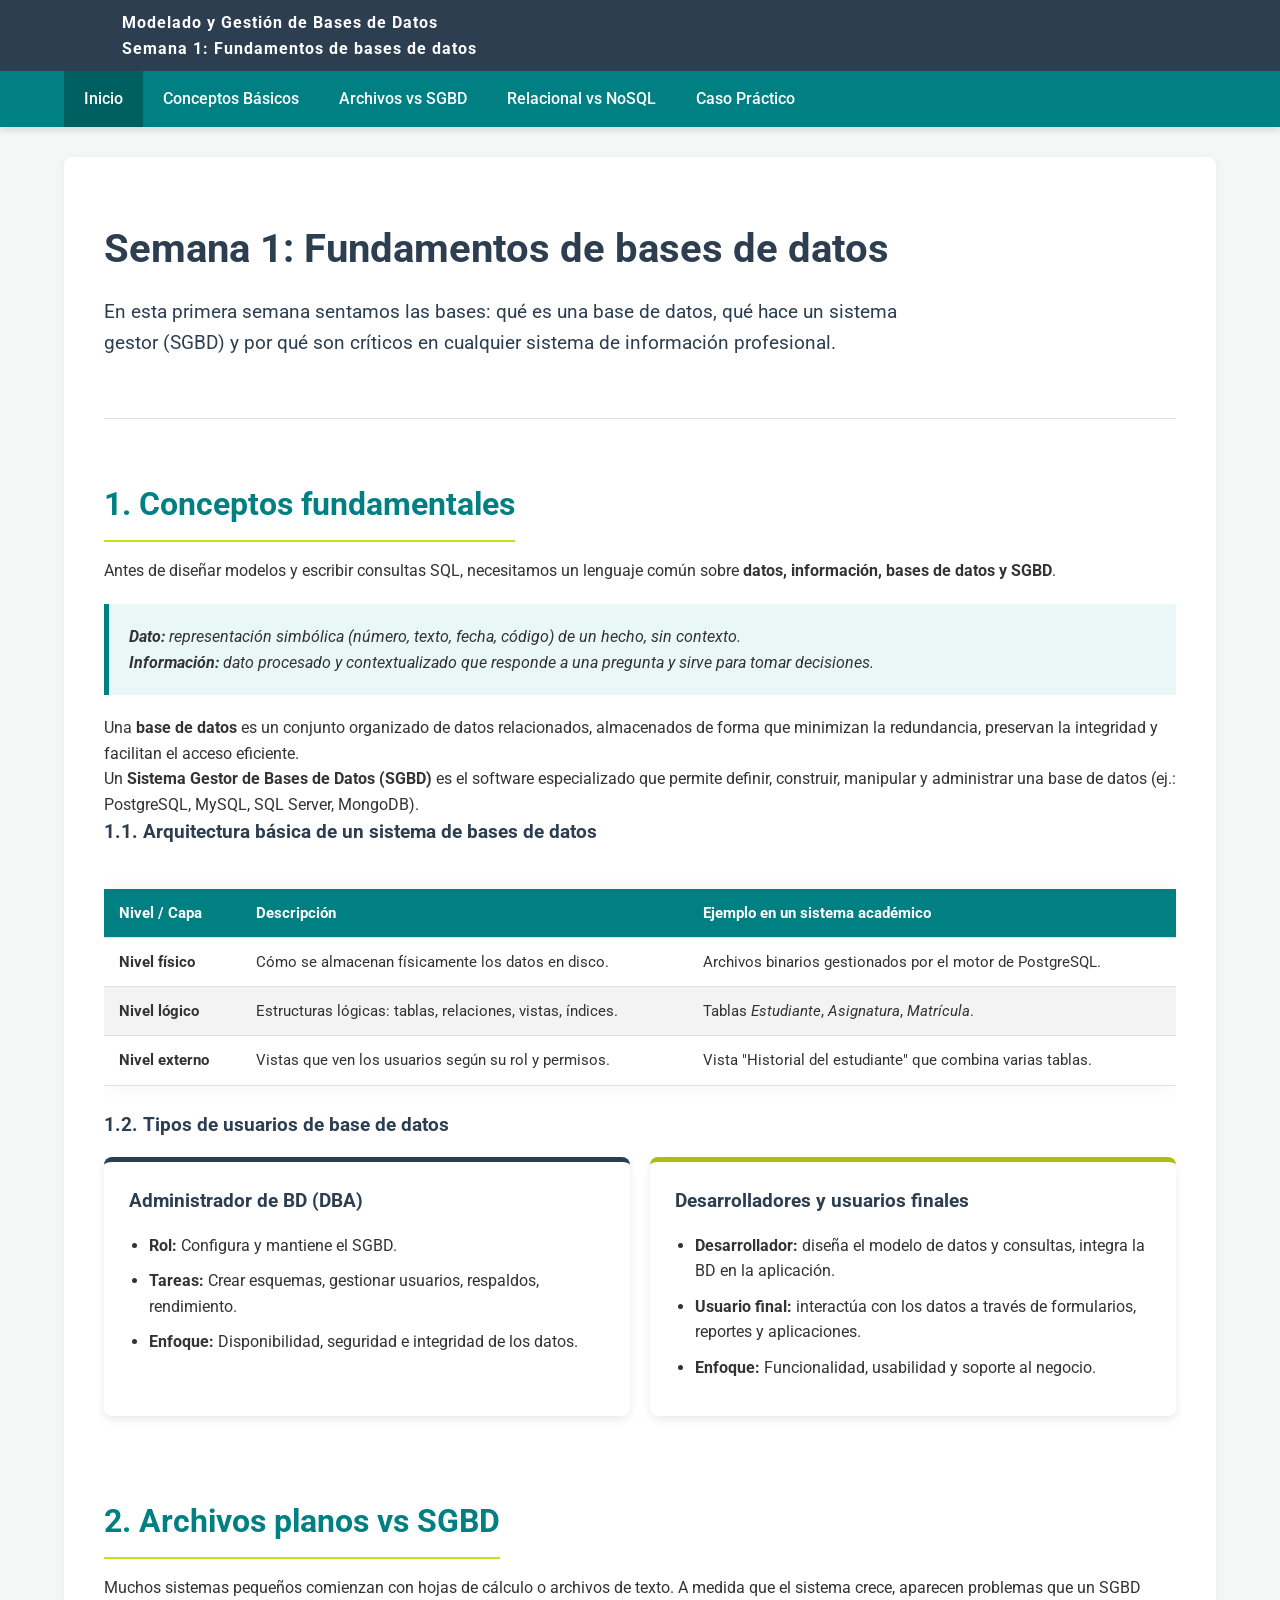
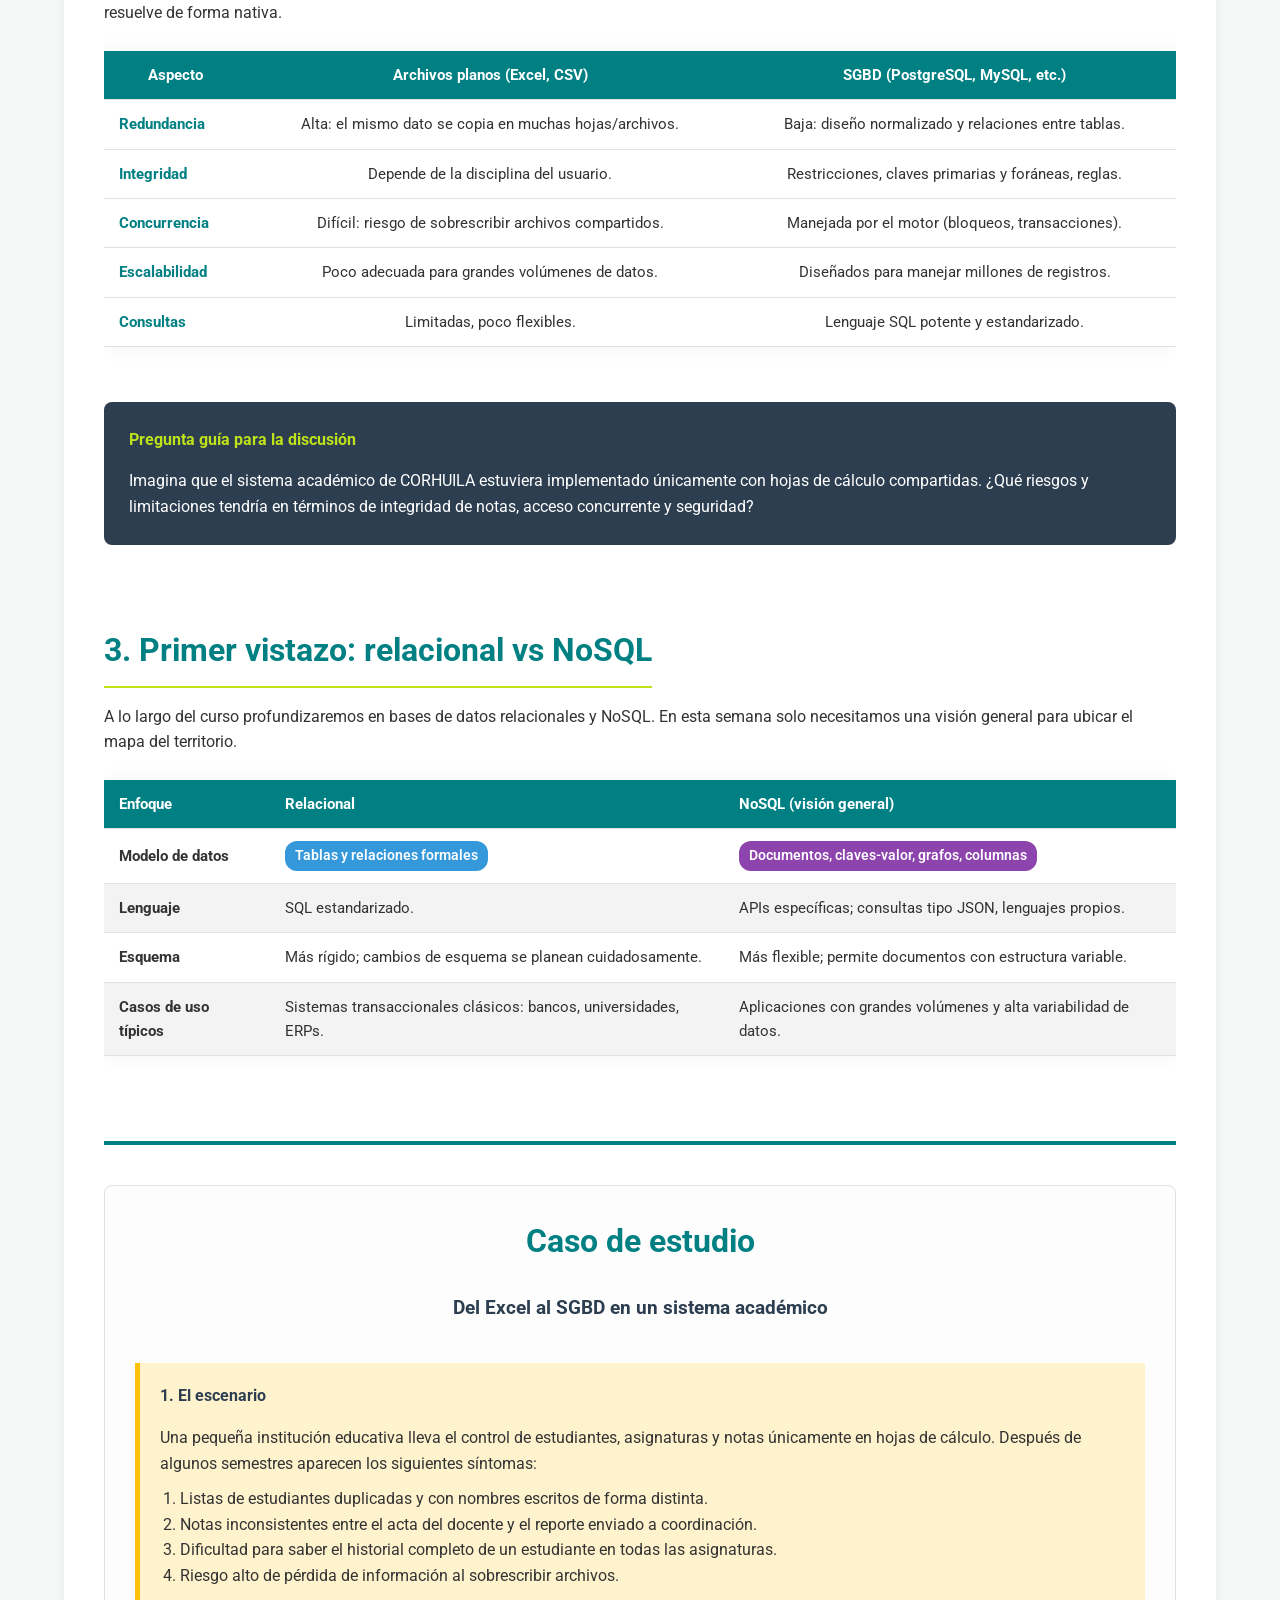
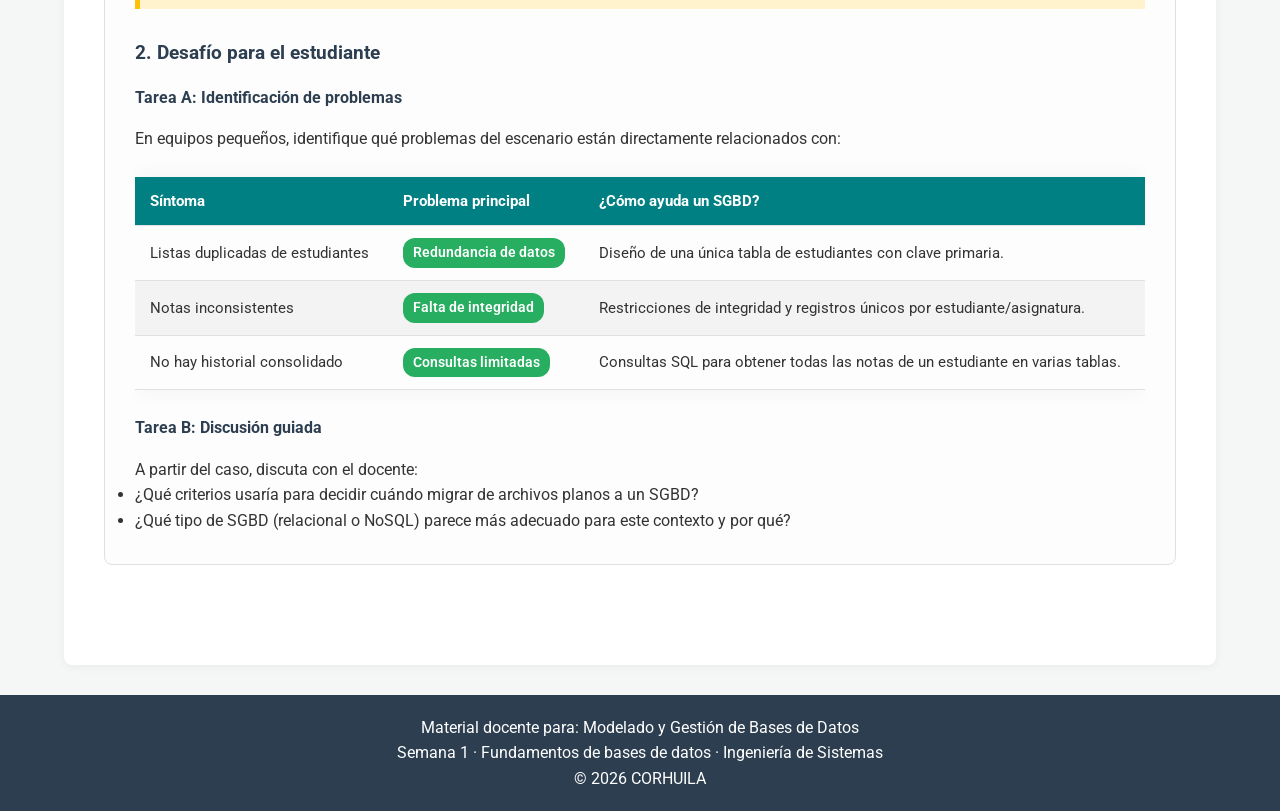
<file: 02-week/01-session/minified/index.html>
<!doctypehtml><html lang="es"><meta charset="UTF-8"><meta name="viewport"content="width=device-width,initial-scale=1"><title>Semana 1: Fundamentos de Bases de Datos | Modelado y Gestión de BD</title><link rel="stylesheet"href="css/style.css"><link href="https://fonts.googleapis.com/css2?family=Roboto:wght@300;400;500;700&display=swap"rel="stylesheet"><header class="main-header"><div class="top-bar"><div class="container brand-container"><span class="brand-name">Modelado y Gestión de Bases de Datos</span><br><span class="brand-name">Semana 1: Fundamentos de bases de datos</span></div></div><nav class="main-nav"><div class="container"><ul><li><a href="#introduccion"class="active">Inicio</a><li><a href="#conceptos">Conceptos Básicos</a><li><a href="#comparacion">Archivos vs SGBD</a><li><a href="#relacional-nosql">Relacional vs NoSQL</a><li><a href="#caso-estudio">Caso Práctico</a></ul></div></nav></header><main class="container main-content"><section id="introduccion"class="hero-section"><h1>Semana 1: Fundamentos de bases de datos</h1><p class="lead">En esta primera semana sentamos las bases: qué es una base de datos, qué hace un sistema gestor (SGBD) y por qué son críticos en cualquier sistema de información profesional.</section><hr class="divider"><section id="conceptos"><h2>1. Conceptos fundamentales</h2><p>Antes de diseñar modelos y escribir consultas SQL, necesitamos un lenguaje común sobre <strong>datos, información, bases de datos y SGBD</strong>.<blockquote class="definition-box"><strong>Dato:</strong> representación simbólica (número, texto, fecha, código) de un hecho, sin contexto.<br><strong>Información:</strong> dato procesado y contextualizado que responde a una pregunta y sirve para tomar decisiones.</blockquote><p>Una <strong>base de datos</strong> es un conjunto organizado de datos relacionados, almacenados de forma que minimizan la redundancia, preservan la integridad y facilitan el acceso eficiente.<p>Un <strong>Sistema Gestor de Bases de Datos (SGBD)</strong> es el software especializado que permite definir, construir, manipular y administrar una base de datos (ej.: PostgreSQL, MySQL, SQL Server, MongoDB).<h3>1.1. Arquitectura básica de un sistema de bases de datos</h3><div class="table-responsive"><table class="styled-table"><thead><tr><th>Nivel / Capa<th>Descripción<th>Ejemplo en un sistema académico<tbody><tr><td><strong>Nivel físico</strong><td>Cómo se almacenan físicamente los datos en disco.<td>Archivos binarios gestionados por el motor de PostgreSQL.<tr><td><strong>Nivel lógico</strong><td>Estructuras lógicas: tablas, relaciones, vistas, índices.<td>Tablas <em>Estudiante</em>, <em>Asignatura</em>, <em>Matrícula</em>.<tr><td><strong>Nivel externo</strong><td>Vistas que ven los usuarios según su rol y permisos.<td>Vista "Historial del estudiante" que combina varias tablas.</table></div><h3>1.2. Tipos de usuarios de base de datos</h3><div class="comparison-cards"><div class="card qa-card"><h3>Administrador de BD (DBA)</h3><ul><li><strong>Rol:</strong> Configura y mantiene el SGBD.<li><strong>Tareas:</strong> Crear esquemas, gestionar usuarios, respaldos, rendimiento.<li><strong>Enfoque:</strong> Disponibilidad, seguridad e integridad de los datos.</ul></div><div class="card qc-card"><h3>Desarrolladores y usuarios finales</h3><ul><li><strong>Desarrollador:</strong> diseña el modelo de datos y consultas, integra la BD en la aplicación.<li><strong>Usuario final:</strong> interactúa con los datos a través de formularios, reportes y aplicaciones.<li><strong>Enfoque:</strong> Funcionalidad, usabilidad y soporte al negocio.</ul></div></div></section><section id="comparacion"><h2>2. Archivos planos vs SGBD</h2><p>Muchos sistemas pequeños comienzan con hojas de cálculo o archivos de texto. A medida que el sistema crece, aparecen problemas que un SGBD resuelve de forma nativa.<div class="table-responsive"><table class="comparison-table"><thead><tr><th>Aspecto<th>Archivos planos (Excel, CSV)<th>SGBD (PostgreSQL, MySQL, etc.)<tbody><tr><td><strong>Redundancia</strong><td>Alta: el mismo dato se copia en muchas hojas/archivos.<td>Baja: diseño normalizado y relaciones entre tablas.<tr><td><strong>Integridad</strong><td>Depende de la disciplina del usuario.<td>Restricciones, claves primarias y foráneas, reglas.<tr><td><strong>Concurrencia</strong><td>Difícil: riesgo de sobrescribir archivos compartidos.<td>Manejada por el motor (bloqueos, transacciones).<tr><td><strong>Escalabilidad</strong><td>Poco adecuada para grandes volúmenes de datos.<td>Diseñados para manejar millones de registros.<tr><td><strong>Consultas</strong><td>Limitadas, poco flexibles.<td>Lenguaje SQL potente y estandarizado.</table></div><div class="reflection-box"><h4>Pregunta guía para la discusión</h4><p>Imagina que el sistema académico de CORHUILA estuviera implementado únicamente con hojas de cálculo compartidas. ¿Qué riesgos y limitaciones tendría en términos de integridad de notas, acceso concurrente y seguridad?</div></section><section id="relacional-nosql"><h2>3. Primer vistazo: relacional vs NoSQL</h2><p>A lo largo del curso profundizaremos en bases de datos relacionales y NoSQL. En esta semana solo necesitamos una visión general para ubicar el mapa del territorio.<div class="table-responsive"><table class="styled-table"><thead><tr><th>Enfoque<th>Relacional<th>NoSQL (visión general)<tbody><tr><td><strong>Modelo de datos</strong><td><span class="tag tag-relacional">Tablas y relaciones formales</span><td><span class="tag tag-nosql">Documentos, claves-valor, grafos, columnas</span><tr><td><strong>Lenguaje</strong><td>SQL estandarizado.<td>APIs específicas; consultas tipo JSON, lenguajes propios.<tr><td><strong>Esquema</strong><td>Más rígido; cambios de esquema se planean cuidadosamente.<td>Más flexible; permite documentos con estructura variable.<tr><td><strong>Casos de uso típicos</strong><td>Sistemas transaccionales clásicos: bancos, universidades, ERPs.<td>Aplicaciones con grandes volúmenes y alta variabilidad de datos.</table></div></section><hr class="divider-thick"><section id="caso-estudio"class="case-study-section"><div class="case-header"><h2>Caso de estudio</h2><h3>Del Excel al SGBD en un sistema académico</h3></div><div class="scenario-box"><h4>1. El escenario</h4><p>Una pequeña institución educativa lleva el control de estudiantes, asignaturas y notas únicamente en hojas de cálculo. Después de algunos semestres aparecen los siguientes síntomas:<ol><li>Listas de estudiantes duplicadas y con nombres escritos de forma distinta.<li>Notas inconsistentes entre el acta del docente y el reporte enviado a coordinación.<li>Dificultad para saber el historial completo de un estudiante en todas las asignaturas.<li>Riesgo alto de pérdida de información al sobrescribir archivos.</ol></div><h3>2. Desafío para el estudiante</h3><h4>Tarea A: Identificación de problemas</h4><p>En equipos pequeños, identifique qué problemas del escenario están directamente relacionados con:<div class="table-responsive"><table class="styled-table"><thead><tr><th>Síntoma<th>Problema principal<th>¿Cómo ayuda un SGBD?<tbody><tr><td>Listas duplicadas de estudiantes<td><span class="tag tag-ventaja">Redundancia de datos</span><td>Diseño de una única tabla de estudiantes con clave primaria.<tr><td>Notas inconsistentes<td><span class="tag tag-ventaja">Falta de integridad</span><td>Restricciones de integridad y registros únicos por estudiante/asignatura.<tr><td>No hay historial consolidado<td><span class="tag tag-ventaja">Consultas limitadas</span><td>Consultas SQL para obtener todas las notas de un estudiante en varias tablas.</table></div><h4>Tarea B: Discusión guiada</h4><p>A partir del caso, discuta con el docente:<ul><li>¿Qué criterios usaría para decidir cuándo migrar de archivos planos a un SGBD?<li>¿Qué tipo de SGBD (relacional o NoSQL) parece más adecuado para este contexto y por qué?</ul></section></main><footer class="main-footer"><div class="container"><p>Material docente para: Modelado y Gestión de Bases de Datos<p>Semana 1 · Fundamentos de bases de datos · Ingeniería de Sistemas<p>© 2026 CORHUILA</div></footer><button id="scrollTopBtn"title="Volver arriba">↑</button><script src="js/script.js"></script>
</file>
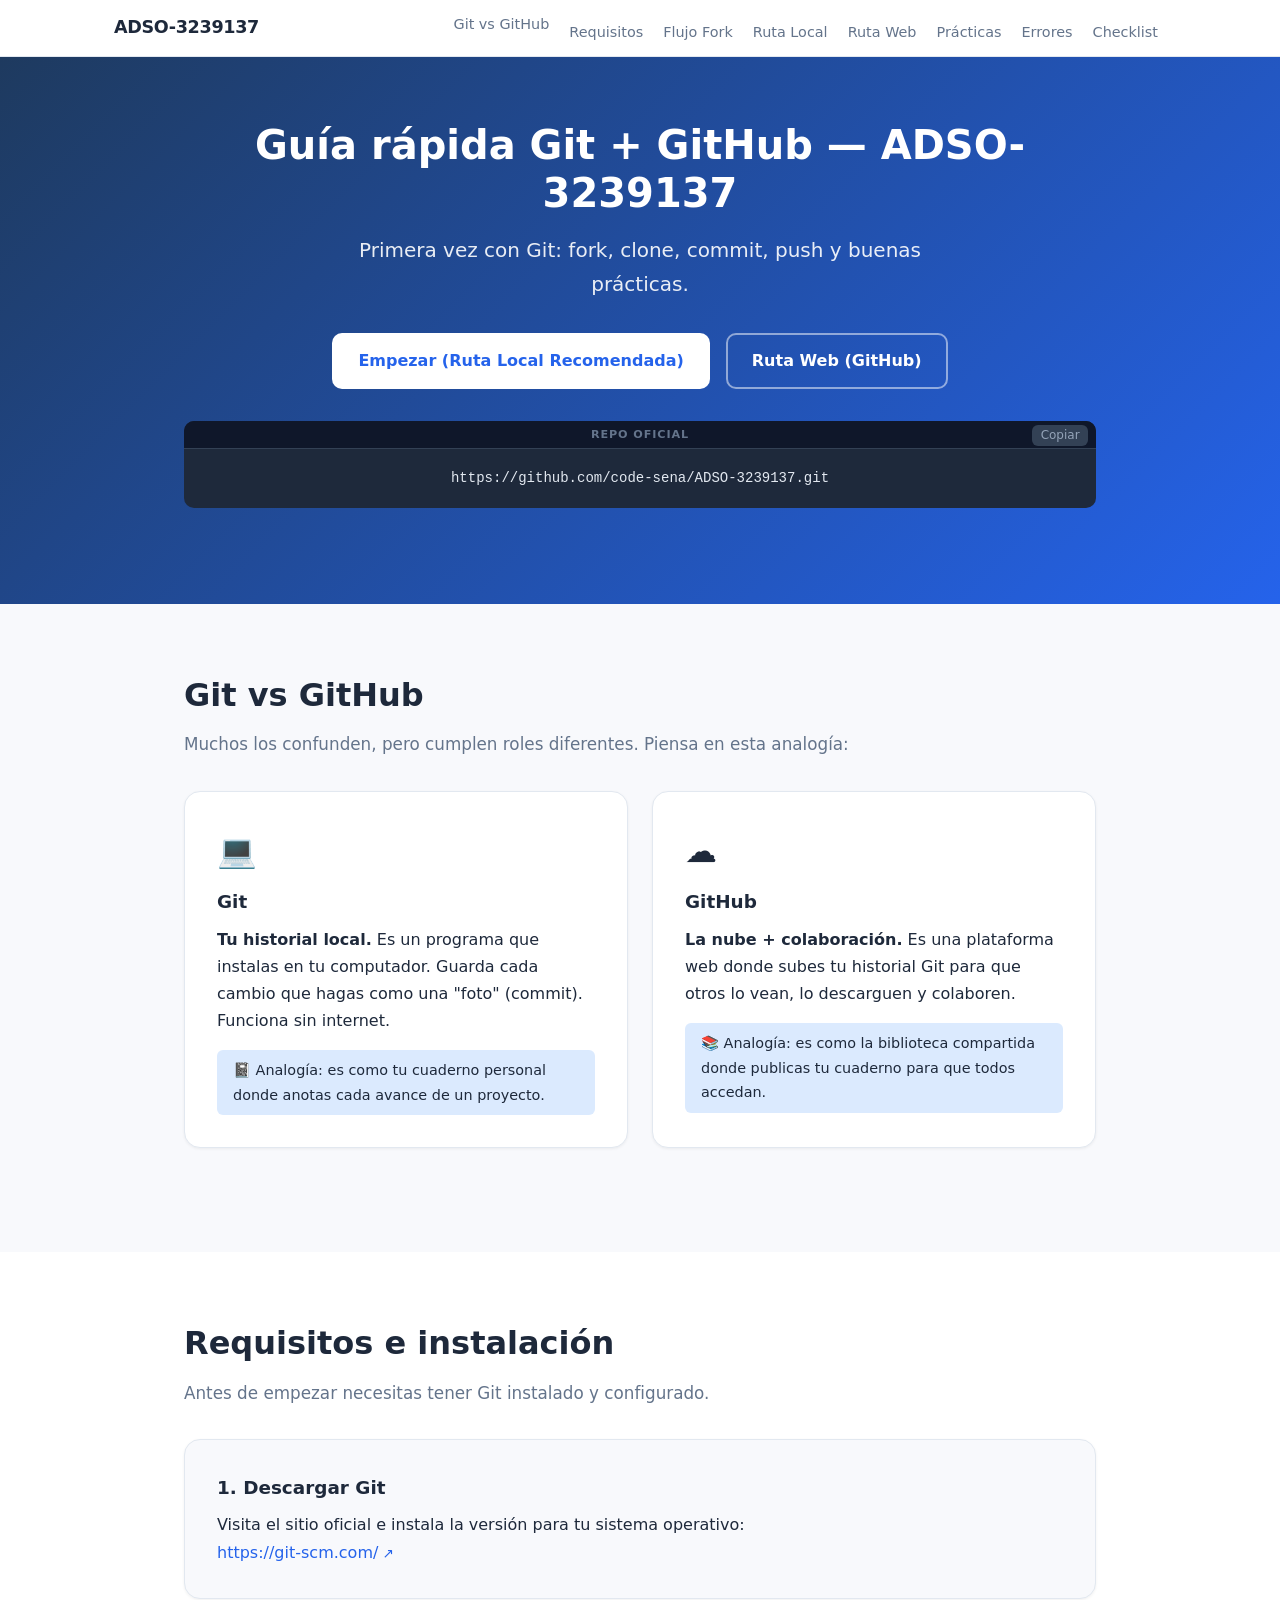
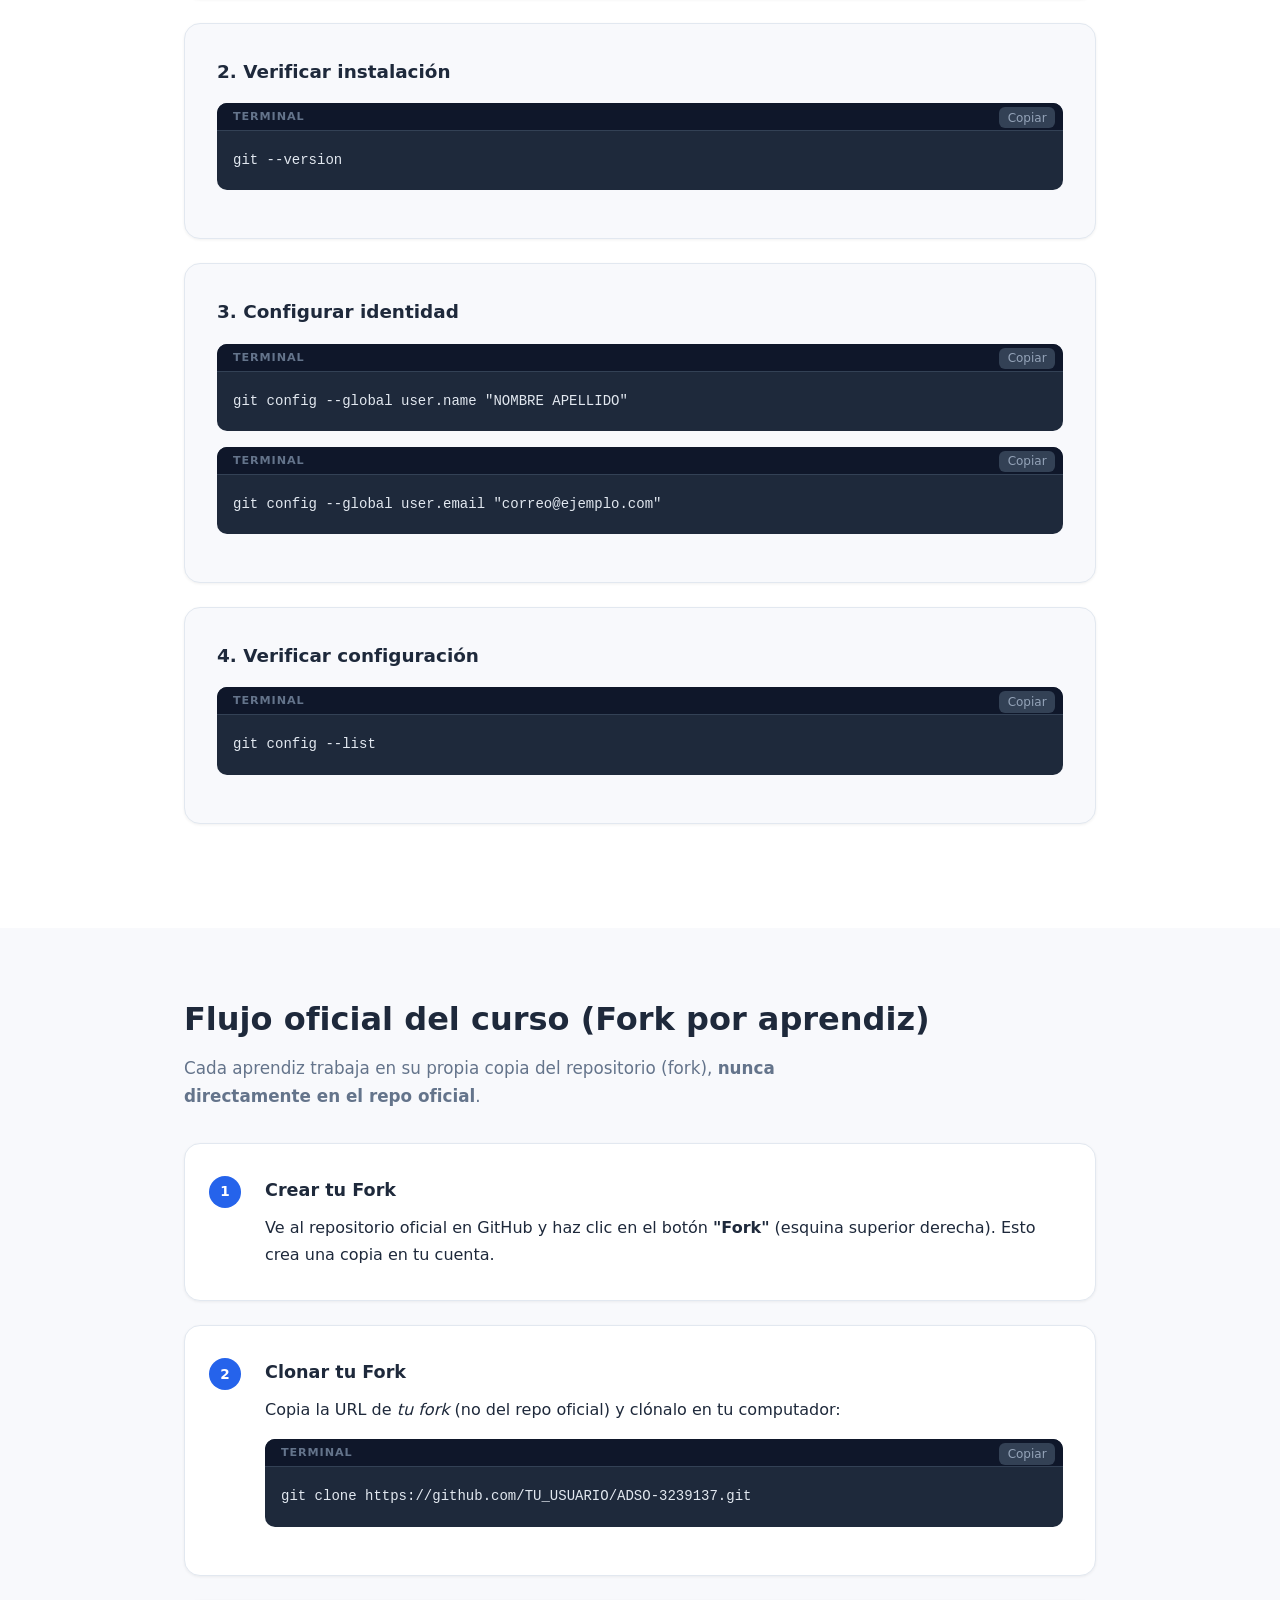
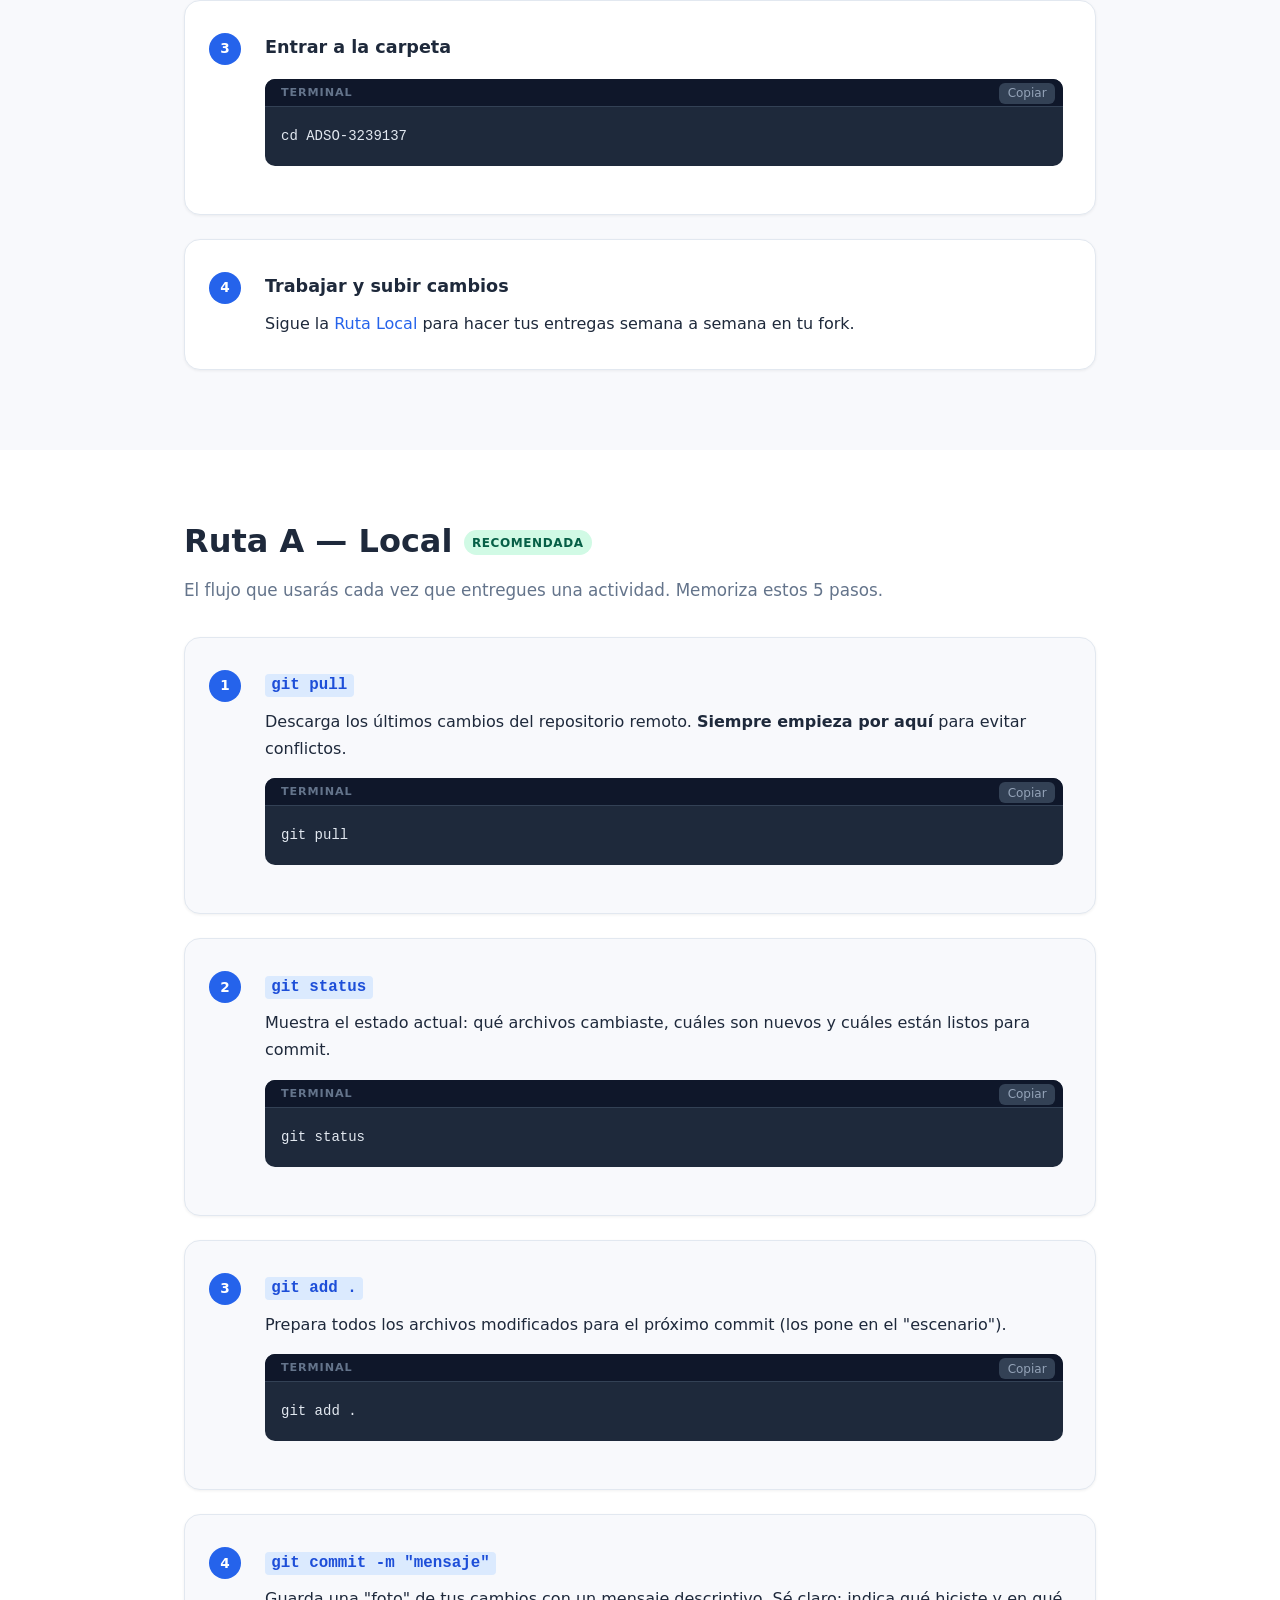
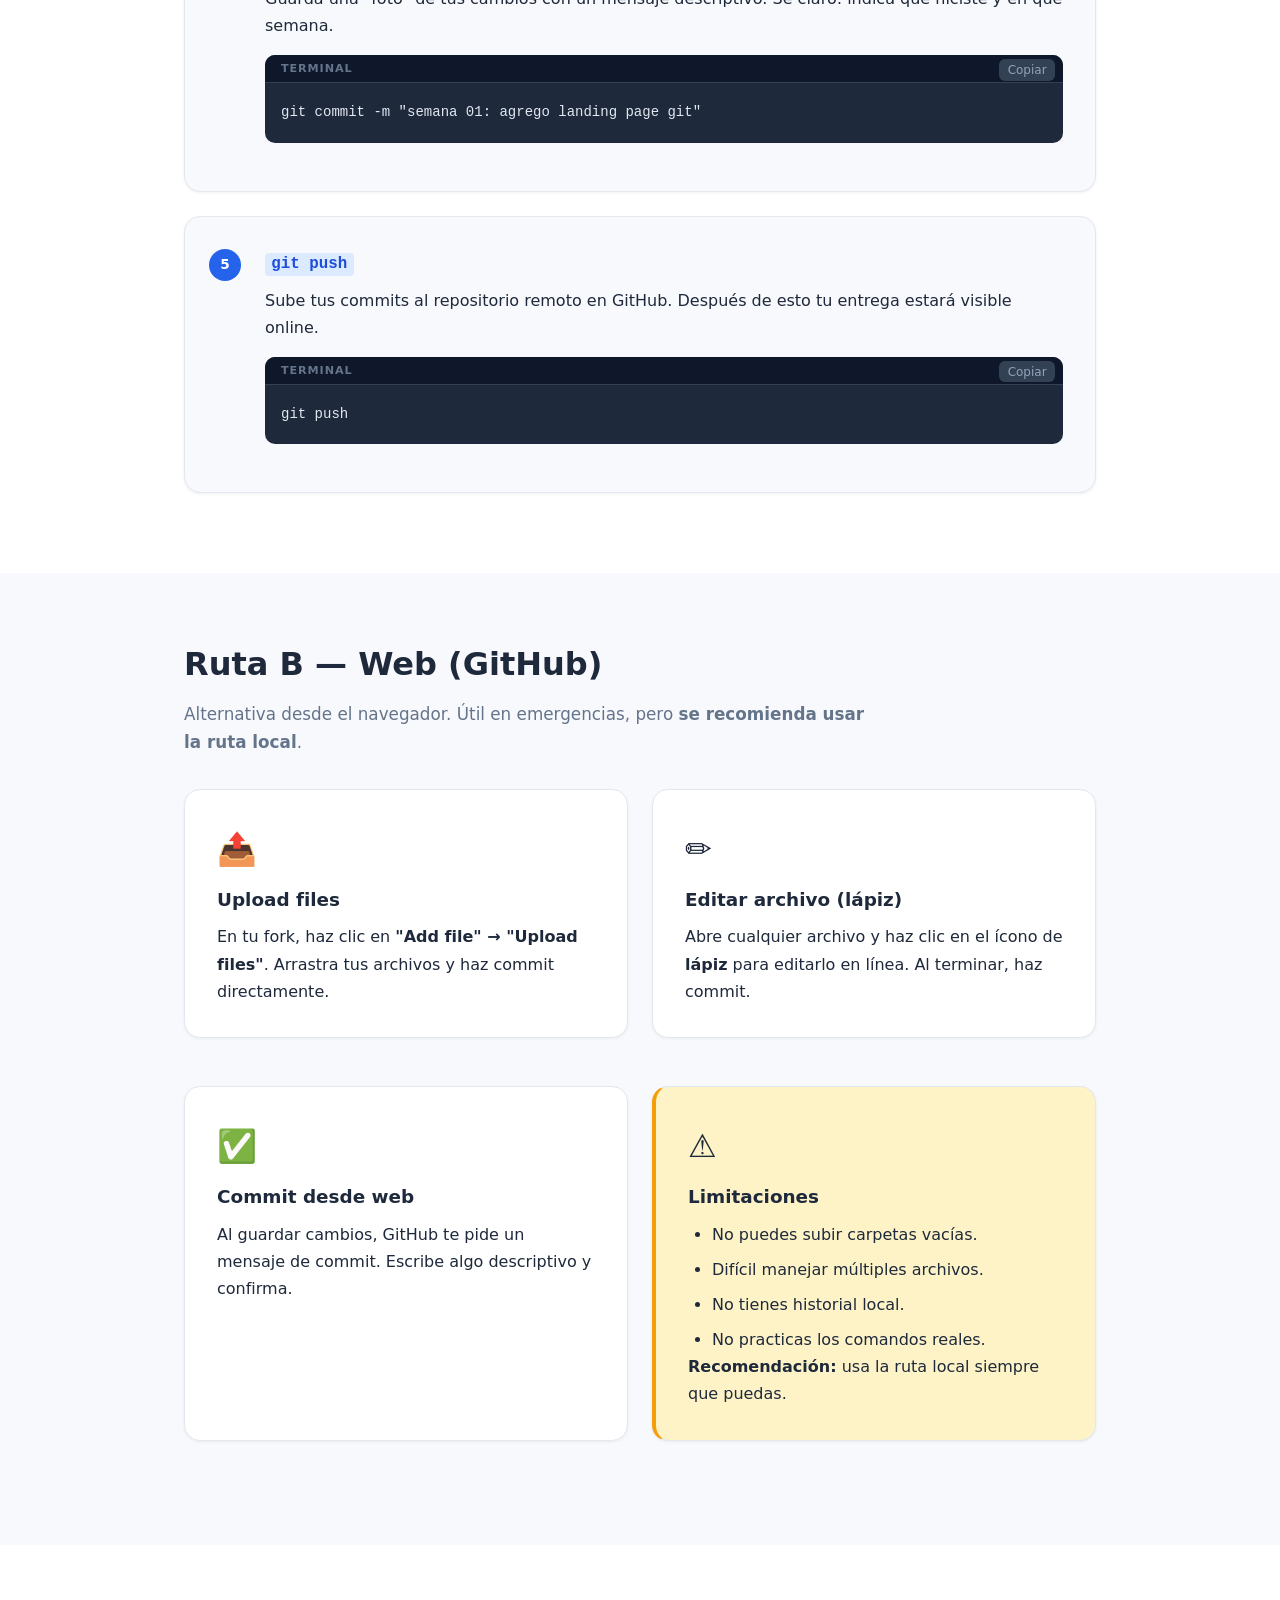
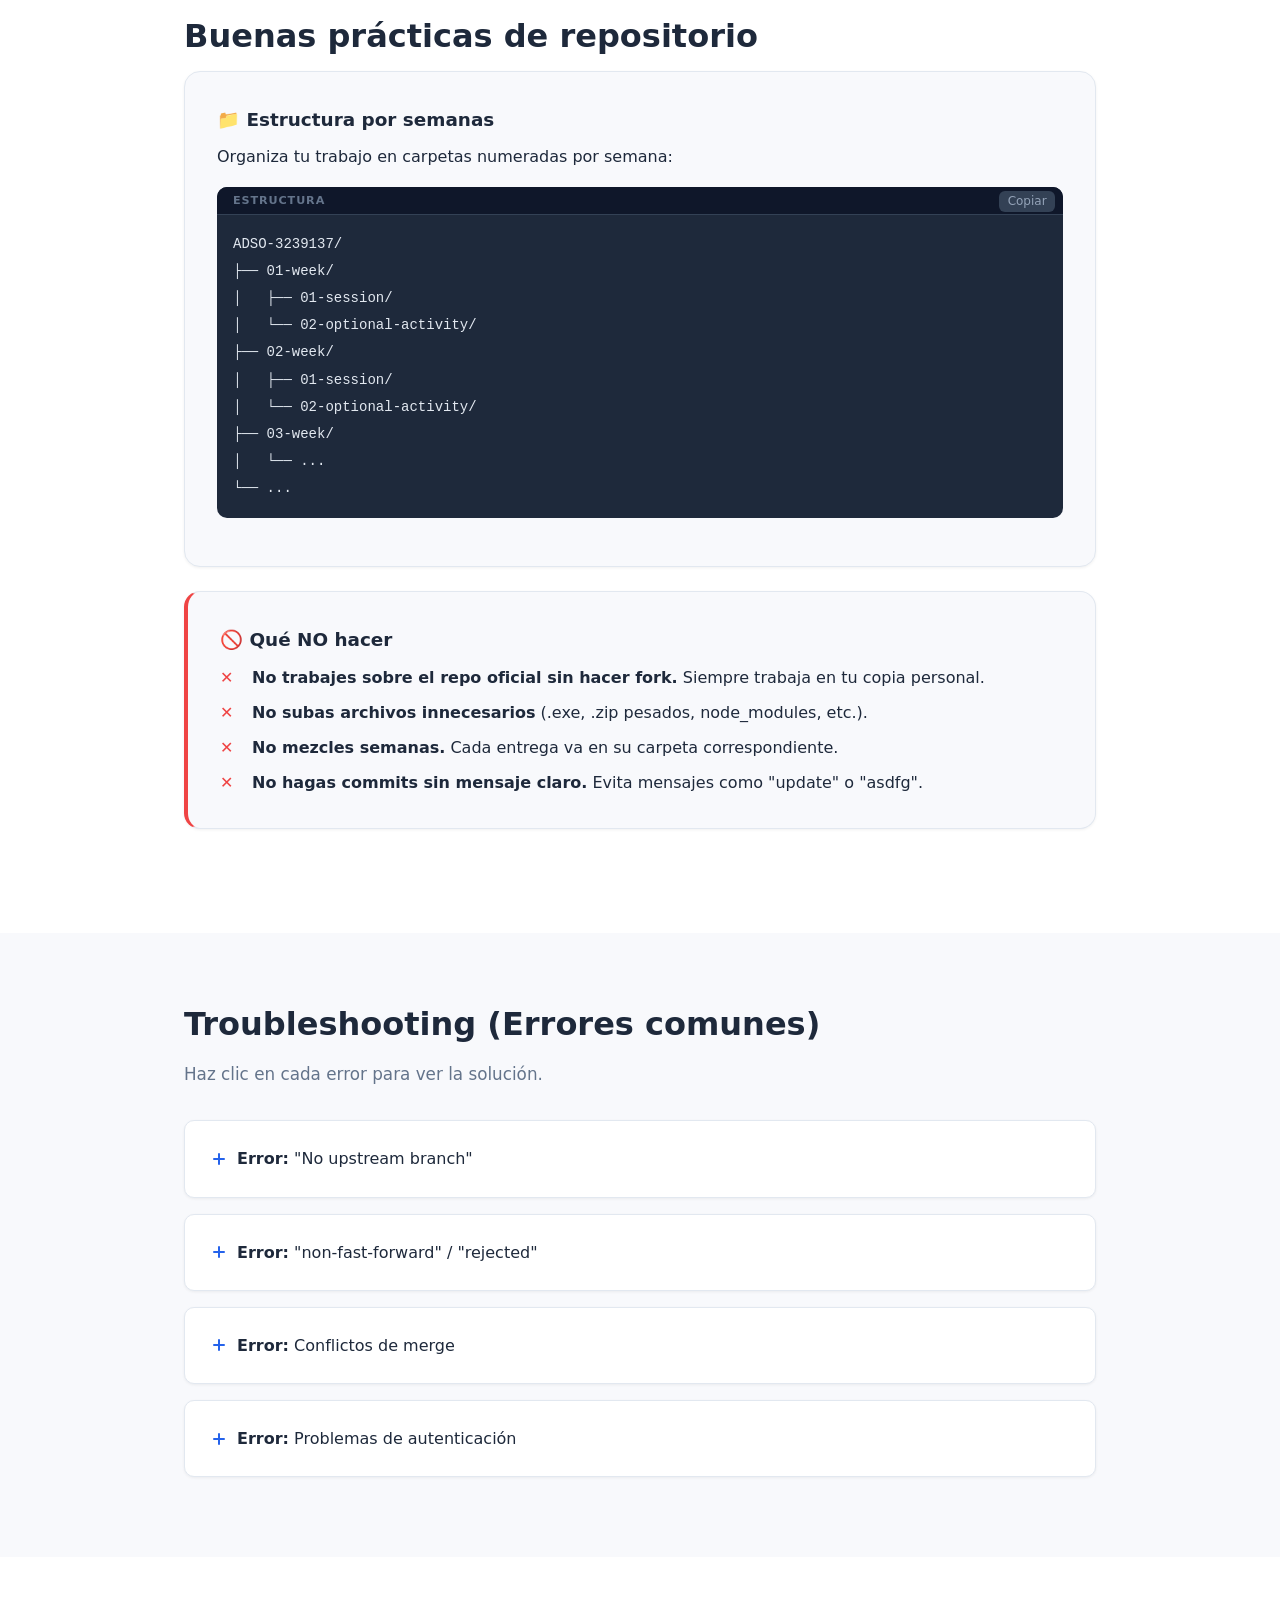
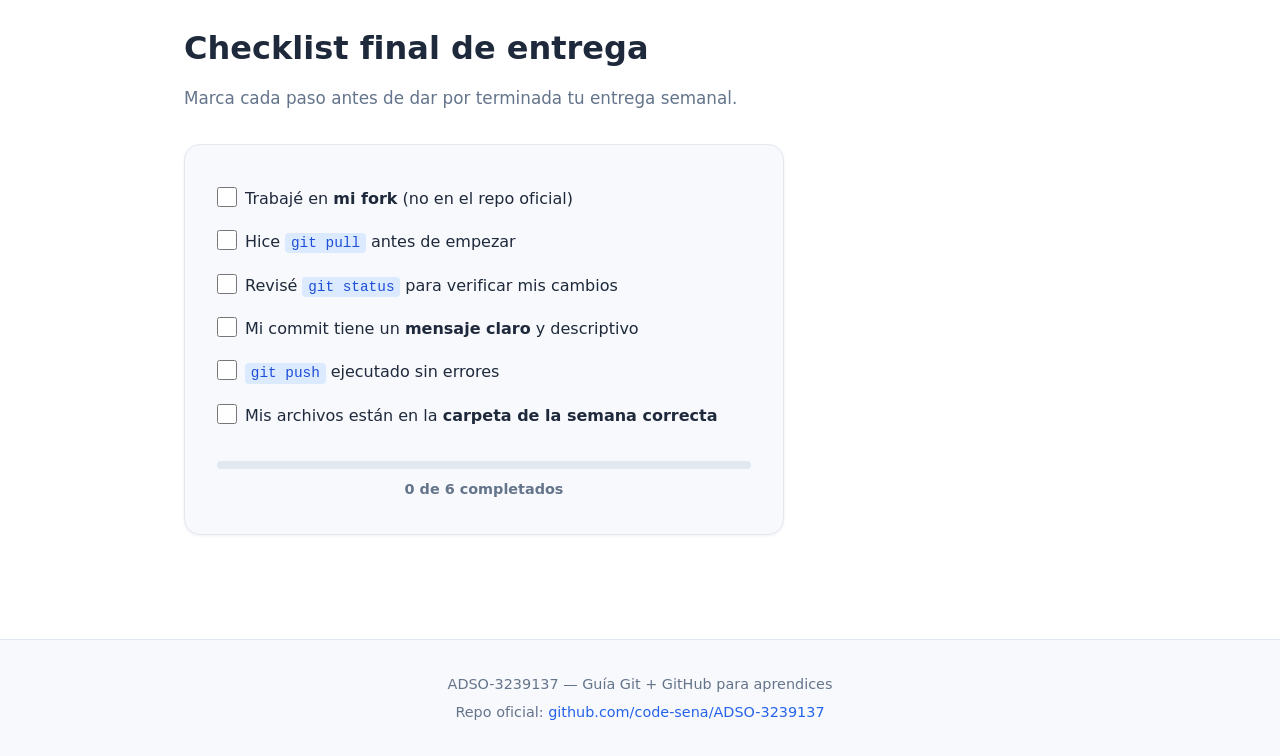
<file: 03-execute/01-week/01-session/git-manual-landing/index.html>
<!DOCTYPE html>
<html lang="es">
<head>
  <meta charset="UTF-8" />
  <meta name="viewport" content="width=device-width, initial-scale=1.0" />
  <meta name="description" content="Guía rápida de Git y GitHub para aprendices ADSO-3239137. Aprende fork, clone, commit, push y buenas prácticas desde cero." />
  <meta property="og:title" content="Guía rápida Git + GitHub — ADSO-3239137" />
  <meta property="og:description" content="Primera vez con Git: fork, clone, commit, push y buenas prácticas para aprendices SENA." />
  <meta property="og:type" content="website" />
  <meta property="og:url" content="https://github.com/code-sena/ADSO-3239137" />
  <title>Guía rápida Git + GitHub — ADSO-3239137</title>
  <link rel="stylesheet" href="css/styles.css" />
</head>
<body>

  <!-- Barra de progreso -->
  <div class="progress-bar" id="progressBar" role="progressbar" aria-valuenow="0" aria-valuemin="0" aria-valuemax="100"></div>

  <!-- Navegación -->
  <header class="site-header" id="siteHeader">
    <nav class="nav-container" aria-label="Navegación principal">
      <a href="#hero" class="nav-logo">ADSO-3239137</a>
      <button class="nav-toggle" id="navToggle" aria-label="Abrir menú de navegación" aria-expanded="false">
        <span></span><span></span><span></span>
      </button>
      <ul class="nav-links" id="navLinks" role="list">
        <li><a href="#git-vs-github">Git vs GitHub</a></li>
        <li><a href="#requisitos">Requisitos</a></li>
        <li><a href="#flujo-fork">Flujo Fork</a></li>
        <li><a href="#ruta-local">Ruta Local</a></li>
        <li><a href="#ruta-web">Ruta Web</a></li>
        <li><a href="#buenas-practicas">Prácticas</a></li>
        <li><a href="#troubleshooting">Errores</a></li>
        <li><a href="#checklist">Checklist</a></li>
      </ul>
    </nav>
  </header>

  <main>
    <!-- ============ HERO ============ -->
    <section class="hero" id="hero">
      <div class="container">
        <h1>Guía rápida Git + GitHub — ADSO-3239137</h1>
        <p class="hero-subtitle">Primera vez con Git: fork, clone, commit, push y buenas prácticas.</p>
        <div class="hero-buttons">
          <a href="#ruta-local" class="btn btn-primary">Empezar (Ruta Local Recomendada)</a>
          <a href="#ruta-web" class="btn btn-secondary">Ruta Web (GitHub)</a>
        </div>
        <div class="code-block" data-label="Repo oficial">
          <pre><code>https://github.com/code-sena/ADSO-3239137.git</code></pre>
          <button class="copy-btn" aria-label="Copiar al portapapeles">Copiar</button>
        </div>
      </div>
    </section>

    <!-- ============ GIT VS GITHUB ============ -->
    <section class="section" id="git-vs-github">
      <div class="container">
        <h2>Git vs GitHub</h2>
        <p class="section-intro">Muchos los confunden, pero cumplen roles diferentes. Piensa en esta analogía:</p>
        <div class="cards-grid two-cols">
          <article class="card">
            <div class="card-icon">💻</div>
            <h3>Git</h3>
            <p><strong>Tu historial local.</strong> Es un programa que instalas en tu computador. Guarda cada cambio que hagas como una "foto" (commit). Funciona sin internet.</p>
            <p class="analogy">📓 Analogía: es como tu cuaderno personal donde anotas cada avance de un proyecto.</p>
          </article>
          <article class="card">
            <div class="card-icon">☁️</div>
            <h3>GitHub</h3>
            <p><strong>La nube + colaboración.</strong> Es una plataforma web donde subes tu historial Git para que otros lo vean, lo descarguen y colaboren.</p>
            <p class="analogy">📚 Analogía: es como la biblioteca compartida donde publicas tu cuaderno para que todos accedan.</p>
          </article>
        </div>
      </div>
    </section>

    <!-- ============ REQUISITOS ============ -->
    <section class="section section-alt" id="requisitos">
      <div class="container">
        <h2>Requisitos e instalación</h2>
        <p class="section-intro">Antes de empezar necesitas tener Git instalado y configurado.</p>

        <article class="card">
          <h3>1. Descargar Git</h3>
          <p>Visita el sitio oficial e instala la versión para tu sistema operativo:</p>
          <p><a href="https://git-scm.com/" target="_blank" rel="noopener noreferrer" class="link-external">https://git-scm.com/</a></p>
        </article>

        <article class="card">
          <h3>2. Verificar instalación</h3>
          <div class="code-block" data-label="Terminal">
            <pre><code>git --version</code></pre>
            <button class="copy-btn" aria-label="Copiar comando">Copiar</button>
          </div>
        </article>

        <article class="card">
          <h3>3. Configurar identidad</h3>
          <div class="code-block" data-label="Terminal">
            <pre><code>git config --global user.name "NOMBRE APELLIDO"</code></pre>
            <button class="copy-btn" aria-label="Copiar comando">Copiar</button>
          </div>
          <div class="code-block" data-label="Terminal">
            <pre><code>git config --global user.email "correo@ejemplo.com"</code></pre>
            <button class="copy-btn" aria-label="Copiar comando">Copiar</button>
          </div>
        </article>

        <article class="card">
          <h3>4. Verificar configuración</h3>
          <div class="code-block" data-label="Terminal">
            <pre><code>git config --list</code></pre>
            <button class="copy-btn" aria-label="Copiar comando">Copiar</button>
          </div>
        </article>
      </div>
    </section>

    <!-- ============ FLUJO FORK ============ -->
    <section class="section" id="flujo-fork">
      <div class="container">
        <h2>Flujo oficial del curso (Fork por aprendiz)</h2>
        <p class="section-intro">Cada aprendiz trabaja en su propia copia del repositorio (fork), <strong>nunca directamente en el repo oficial</strong>.</p>

        <div class="steps">
          <article class="step-card">
            <span class="step-number">1</span>
            <h3>Crear tu Fork</h3>
            <p>Ve al repositorio oficial en GitHub y haz clic en el botón <strong>"Fork"</strong> (esquina superior derecha). Esto crea una copia en tu cuenta.</p>
          </article>
          <article class="step-card">
            <span class="step-number">2</span>
            <h3>Clonar tu Fork</h3>
            <p>Copia la URL de <em>tu fork</em> (no del repo oficial) y clónalo en tu computador:</p>
            <div class="code-block" data-label="Terminal">
              <pre><code>git clone https://github.com/TU_USUARIO/ADSO-3239137.git</code></pre>
              <button class="copy-btn" aria-label="Copiar comando">Copiar</button>
            </div>
          </article>
          <article class="step-card">
            <span class="step-number">3</span>
            <h3>Entrar a la carpeta</h3>
            <div class="code-block" data-label="Terminal">
              <pre><code>cd ADSO-3239137</code></pre>
              <button class="copy-btn" aria-label="Copiar comando">Copiar</button>
            </div>
          </article>
          <article class="step-card">
            <span class="step-number">4</span>
            <h3>Trabajar y subir cambios</h3>
            <p>Sigue la <a href="#ruta-local">Ruta Local</a> para hacer tus entregas semana a semana en tu fork.</p>
          </article>
        </div>
      </div>
    </section>

    <!-- ============ RUTA LOCAL ============ -->
    <section class="section section-alt" id="ruta-local">
      <div class="container">
        <h2>Ruta A — Local <span class="badge">Recomendada</span></h2>
        <p class="section-intro">El flujo que usarás cada vez que entregues una actividad. Memoriza estos 5 pasos.</p>

        <div class="steps">
          <article class="step-card">
            <span class="step-number">1</span>
            <h3><code>git pull</code></h3>
            <p>Descarga los últimos cambios del repositorio remoto. <strong>Siempre empieza por aquí</strong> para evitar conflictos.</p>
            <div class="code-block" data-label="Terminal">
              <pre><code>git pull</code></pre>
              <button class="copy-btn" aria-label="Copiar comando">Copiar</button>
            </div>
          </article>

          <article class="step-card">
            <span class="step-number">2</span>
            <h3><code>git status</code></h3>
            <p>Muestra el estado actual: qué archivos cambiaste, cuáles son nuevos y cuáles están listos para commit.</p>
            <div class="code-block" data-label="Terminal">
              <pre><code>git status</code></pre>
              <button class="copy-btn" aria-label="Copiar comando">Copiar</button>
            </div>
          </article>

          <article class="step-card">
            <span class="step-number">3</span>
            <h3><code>git add .</code></h3>
            <p>Prepara todos los archivos modificados para el próximo commit (los pone en el "escenario").</p>
            <div class="code-block" data-label="Terminal">
              <pre><code>git add .</code></pre>
              <button class="copy-btn" aria-label="Copiar comando">Copiar</button>
            </div>
          </article>

          <article class="step-card">
            <span class="step-number">4</span>
            <h3><code>git commit -m "mensaje"</code></h3>
            <p>Guarda una "foto" de tus cambios con un mensaje descriptivo. Sé claro: indica qué hiciste y en qué semana.</p>
            <div class="code-block" data-label="Terminal">
              <pre><code>git commit -m "semana 01: agrego landing page git"</code></pre>
              <button class="copy-btn" aria-label="Copiar comando">Copiar</button>
            </div>
          </article>

          <article class="step-card">
            <span class="step-number">5</span>
            <h3><code>git push</code></h3>
            <p>Sube tus commits al repositorio remoto en GitHub. Después de esto tu entrega estará visible online.</p>
            <div class="code-block" data-label="Terminal">
              <pre><code>git push</code></pre>
              <button class="copy-btn" aria-label="Copiar comando">Copiar</button>
            </div>
          </article>
        </div>
      </div>
    </section>

    <!-- ============ RUTA WEB ============ -->
    <section class="section" id="ruta-web">
      <div class="container">
        <h2>Ruta B — Web (GitHub)</h2>
        <p class="section-intro">Alternativa desde el navegador. Útil en emergencias, pero <strong>se recomienda usar la ruta local</strong>.</p>

        <div class="cards-grid two-cols">
          <article class="card">
            <div class="card-icon">📤</div>
            <h3>Upload files</h3>
            <p>En tu fork, haz clic en <strong>"Add file" → "Upload files"</strong>. Arrastra tus archivos y haz commit directamente.</p>
          </article>
          <article class="card">
            <div class="card-icon">✏️</div>
            <h3>Editar archivo (lápiz)</h3>
            <p>Abre cualquier archivo y haz clic en el ícono de <strong>lápiz</strong> para editarlo en línea. Al terminar, haz commit.</p>
          </article>
          <article class="card">
            <div class="card-icon">✅</div>
            <h3>Commit desde web</h3>
            <p>Al guardar cambios, GitHub te pide un mensaje de commit. Escribe algo descriptivo y confirma.</p>
          </article>
          <article class="card card-warning">
            <div class="card-icon">⚠️</div>
            <h3>Limitaciones</h3>
            <ul>
              <li>No puedes subir carpetas vacías.</li>
              <li>Difícil manejar múltiples archivos.</li>
              <li>No tienes historial local.</li>
              <li>No practicas los comandos reales.</li>
            </ul>
            <p><strong>Recomendación:</strong> usa la ruta local siempre que puedas.</p>
          </article>
        </div>
      </div>
    </section>

    <!-- ============ BUENAS PRÁCTICAS ============ -->
    <section class="section section-alt" id="buenas-practicas">
      <div class="container">
        <h2>Buenas prácticas de repositorio</h2>

        <article class="card">
          <h3>📁 Estructura por semanas</h3>
          <p>Organiza tu trabajo en carpetas numeradas por semana:</p>
          <div class="code-block" data-label="Estructura">
            <pre><code>ADSO-3239137/
├── 01-week/
│   ├── 01-session/
│   └── 02-optional-activity/
├── 02-week/
│   ├── 01-session/
│   └── 02-optional-activity/
├── 03-week/
│   └── ...
└── ...</code></pre>
            <button class="copy-btn" aria-label="Copiar estructura">Copiar</button>
          </div>
        </article>

        <article class="card card-danger">
          <h3>🚫 Qué NO hacer</h3>
          <ul class="dont-list">
            <li><strong>No trabajes sobre el repo oficial sin hacer fork.</strong> Siempre trabaja en tu copia personal.</li>
            <li><strong>No subas archivos innecesarios</strong> (.exe, .zip pesados, node_modules, etc.).</li>
            <li><strong>No mezcles semanas.</strong> Cada entrega va en su carpeta correspondiente.</li>
            <li><strong>No hagas commits sin mensaje claro.</strong> Evita mensajes como "update" o "asdfg".</li>
          </ul>
        </article>
      </div>
    </section>

    <!-- ============ TROUBLESHOOTING ============ -->
    <section class="section" id="troubleshooting">
      <div class="container">
        <h2>Troubleshooting (Errores comunes)</h2>
        <p class="section-intro">Haz clic en cada error para ver la solución.</p>

        <div class="accordion-group">
          <!-- Error 1 -->
          <details class="accordion">
            <summary class="accordion-header">
              <span class="accordion-icon" aria-hidden="true"></span>
              <span><strong>Error:</strong> "No upstream branch"</span>
            </summary>
            <div class="accordion-body">
              <p>Ocurre cuando tu rama local no está vinculada a una rama remota. Ejecútalo una vez:</p>
              <div class="code-block" data-label="Terminal">
                <pre><code>git push --set-upstream origin main</code></pre>
                <button class="copy-btn" aria-label="Copiar comando">Copiar</button>
              </div>
              <p>Si tu rama se llama diferente (por ejemplo <code>master</code>), reemplaza <code>main</code> por el nombre correcto.</p>
            </div>
          </details>

          <!-- Error 2 -->
          <details class="accordion">
            <summary class="accordion-header">
              <span class="accordion-icon" aria-hidden="true"></span>
              <span><strong>Error:</strong> "non-fast-forward" / "rejected"</span>
            </summary>
            <div class="accordion-body">
              <p>Significa que el repositorio remoto tiene cambios que tú no tienes localmente. Solución:</p>
              <div class="code-block" data-label="Terminal">
                <pre><code>git pull</code></pre>
                <button class="copy-btn" aria-label="Copiar comando">Copiar</button>
              </div>
              <p>Luego vuelve a intentar <code>git push</code>. <strong>Siempre haz pull antes de push.</strong></p>
            </div>
          </details>

          <!-- Error 3 -->
          <details class="accordion">
            <summary class="accordion-header">
              <span class="accordion-icon" aria-hidden="true"></span>
              <span><strong>Error:</strong> Conflictos de merge</span>
            </summary>
            <div class="accordion-body">
              <p>Ocurre cuando dos personas editaron la misma línea. Git marca el conflicto así:</p>
              <div class="code-block" data-label="Archivo con conflicto">
                <pre><code>&lt;&lt;&lt;&lt;&lt;&lt;&lt; HEAD
Tu código local
=======
Código del remoto
&gt;&gt;&gt;&gt;&gt;&gt;&gt; origin/main</code></pre>
                <button class="copy-btn" aria-label="Copiar ejemplo">Copiar</button>
              </div>
              <p><strong>Pasos para resolver:</strong></p>
              <ol>
                <li>Abre el archivo con conflicto.</li>
                <li>Elige qué código conservar (borra las marcas <code>&lt;&lt;&lt;</code>, <code>===</code>, <code>&gt;&gt;&gt;</code>).</li>
                <li>Guarda el archivo.</li>
                <li>Ejecuta <code>git add .</code> → <code>git commit -m "resuelvo conflicto"</code> → <code>git push</code>.</li>
              </ol>
            </div>
          </details>

          <!-- Error 4 -->
          <details class="accordion">
            <summary class="accordion-header">
              <span class="accordion-icon" aria-hidden="true"></span>
              <span><strong>Error:</strong> Problemas de autenticación</span>
            </summary>
            <div class="accordion-body">
              <p>GitHub ya no acepta contraseña por terminal. Necesitas un <strong>Personal Access Token (PAT)</strong>:</p>
              <ol>
                <li>Ve a <a href="https://github.com/settings/tokens" target="_blank" rel="noopener noreferrer">GitHub → Settings → Developer settings → Tokens</a>.</li>
                <li>Genera un nuevo token con permiso <strong>"repo"</strong>.</li>
                <li>Cuando Git te pida contraseña, pega el token en lugar de tu contraseña.</li>
              </ol>
              <p><strong>Alternativa:</strong> Configura SSH o usa <a href="https://cli.github.com/" target="_blank" rel="noopener noreferrer">GitHub CLI</a> (<code>gh auth login</code>).</p>
            </div>
          </details>
        </div>
      </div>
    </section>

    <!-- ============ CHECKLIST ============ -->
    <section class="section section-alt" id="checklist">
      <div class="container">
        <h2>Checklist final de entrega</h2>
        <p class="section-intro">Marca cada paso antes de dar por terminada tu entrega semanal.</p>

        <article class="card checklist-card">
          <form id="checklistForm" aria-label="Lista de verificación de entrega">
            <label class="checklist-item">
              <input type="checkbox" name="check" value="fork" />
              <span>Trabajé en <strong>mi fork</strong> (no en el repo oficial)</span>
            </label>
            <label class="checklist-item">
              <input type="checkbox" name="check" value="pull" />
              <span>Hice <code>git pull</code> antes de empezar</span>
            </label>
            <label class="checklist-item">
              <input type="checkbox" name="check" value="status" />
              <span>Revisé <code>git status</code> para verificar mis cambios</span>
            </label>
            <label class="checklist-item">
              <input type="checkbox" name="check" value="commit" />
              <span>Mi commit tiene un <strong>mensaje claro</strong> y descriptivo</span>
            </label>
            <label class="checklist-item">
              <input type="checkbox" name="check" value="push" />
              <span><code>git push</code> ejecutado sin errores</span>
            </label>
            <label class="checklist-item">
              <input type="checkbox" name="check" value="folder" />
              <span>Mis archivos están en la <strong>carpeta de la semana correcta</strong></span>
            </label>
          </form>
          <div class="checklist-progress">
            <div class="checklist-progress-bar" id="checklistProgressBar"></div>
          </div>
          <p class="checklist-status" id="checklistStatus">0 de 6 completados</p>
        </article>
      </div>
    </section>
  </main>

  <!-- ============ FOOTER ============ -->
  <footer class="site-footer">
    <div class="container">
      <p>ADSO-3239137 — Guía Git + GitHub para aprendices</p>
      <p>Repo oficial: <a href="https://github.com/code-sena/ADSO-3239137" target="_blank" rel="noopener noreferrer">github.com/code-sena/ADSO-3239137</a></p>
    </div>
  </footer>

  <script src="js/main.js"></script>
</body>
</html>
</file>
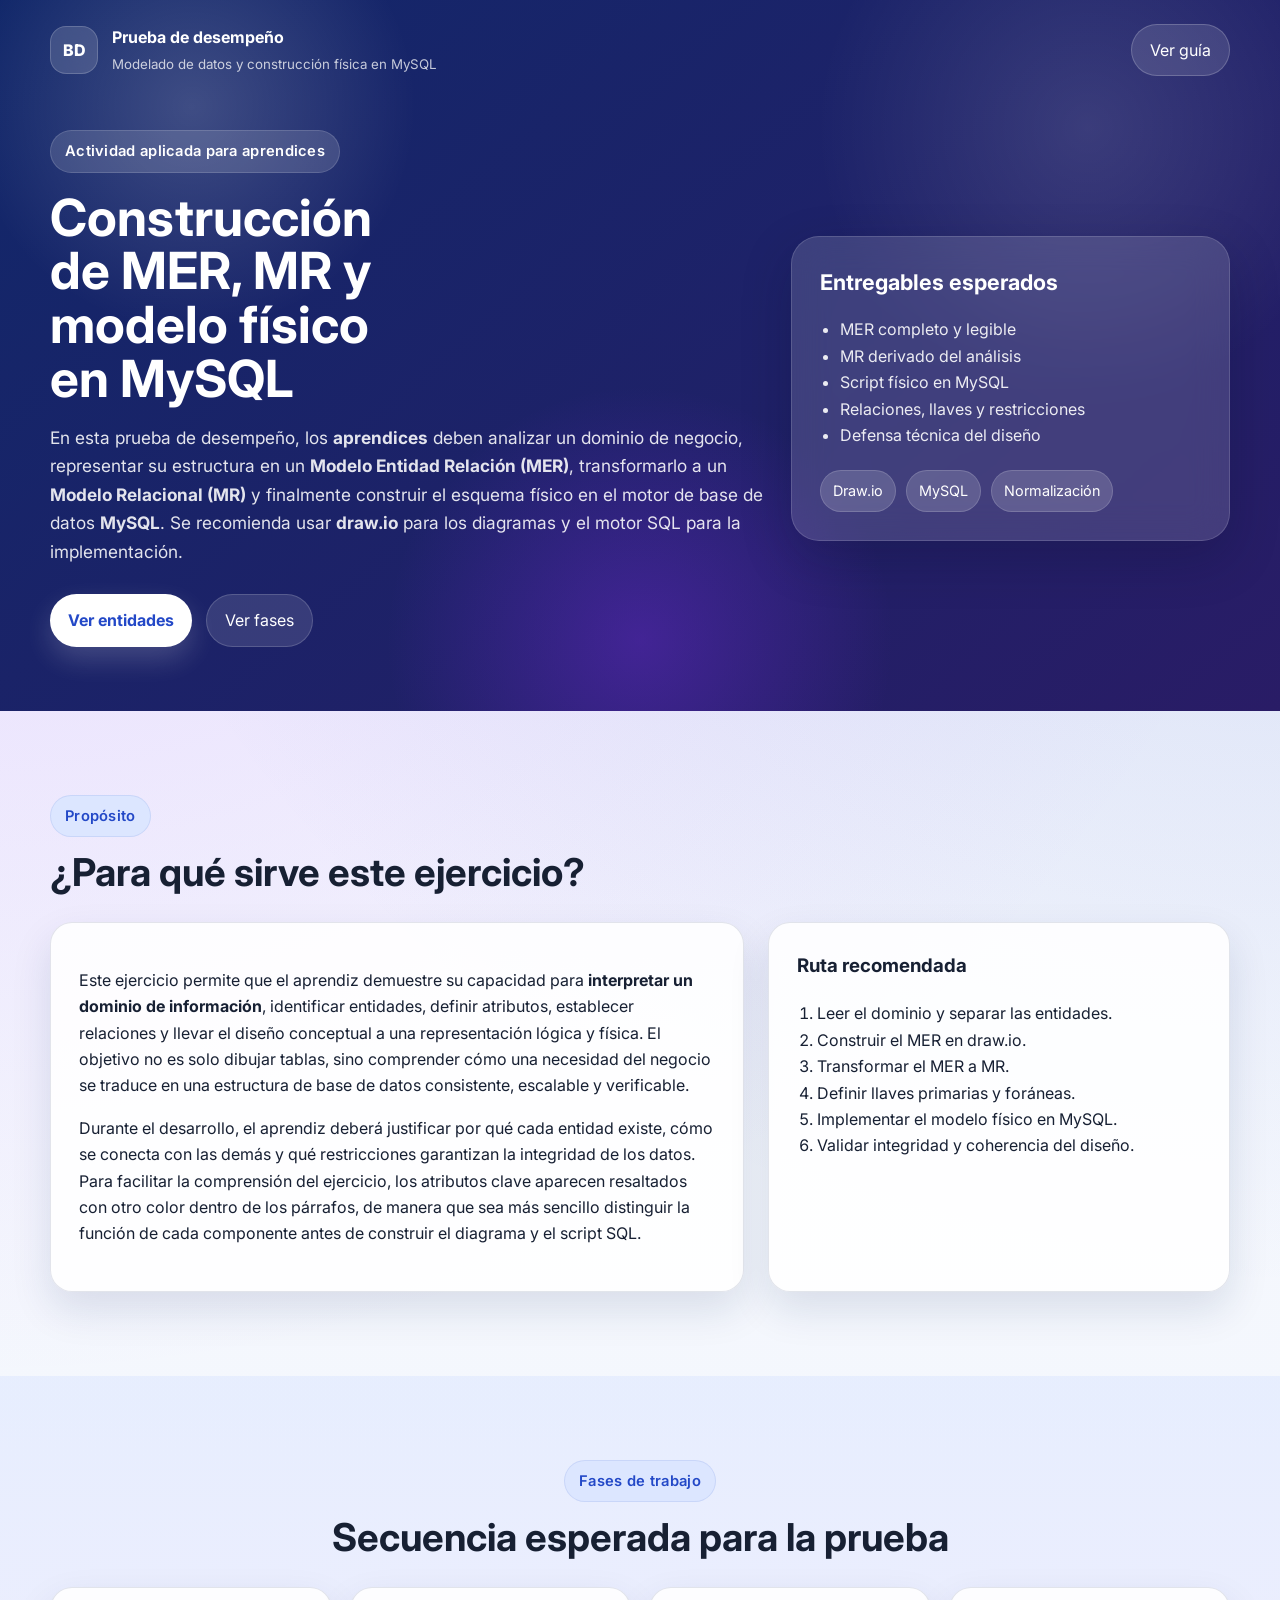
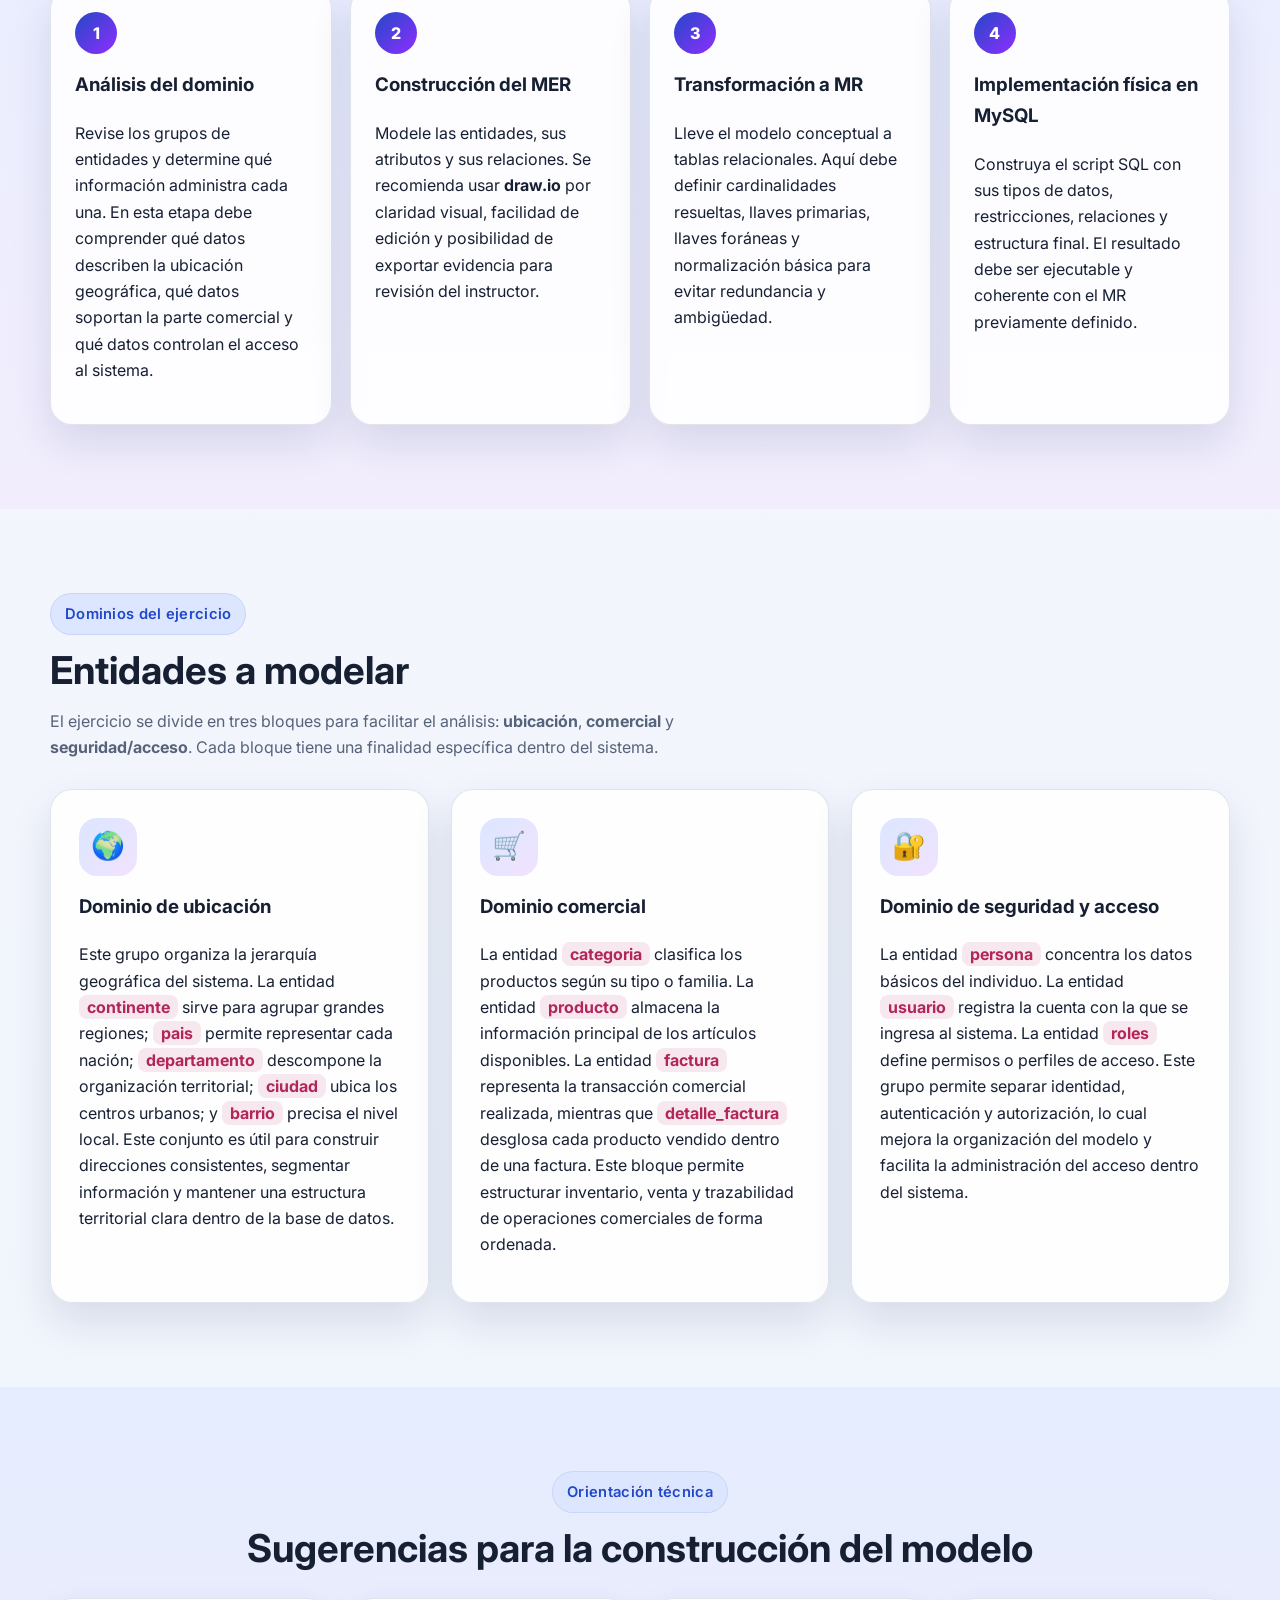
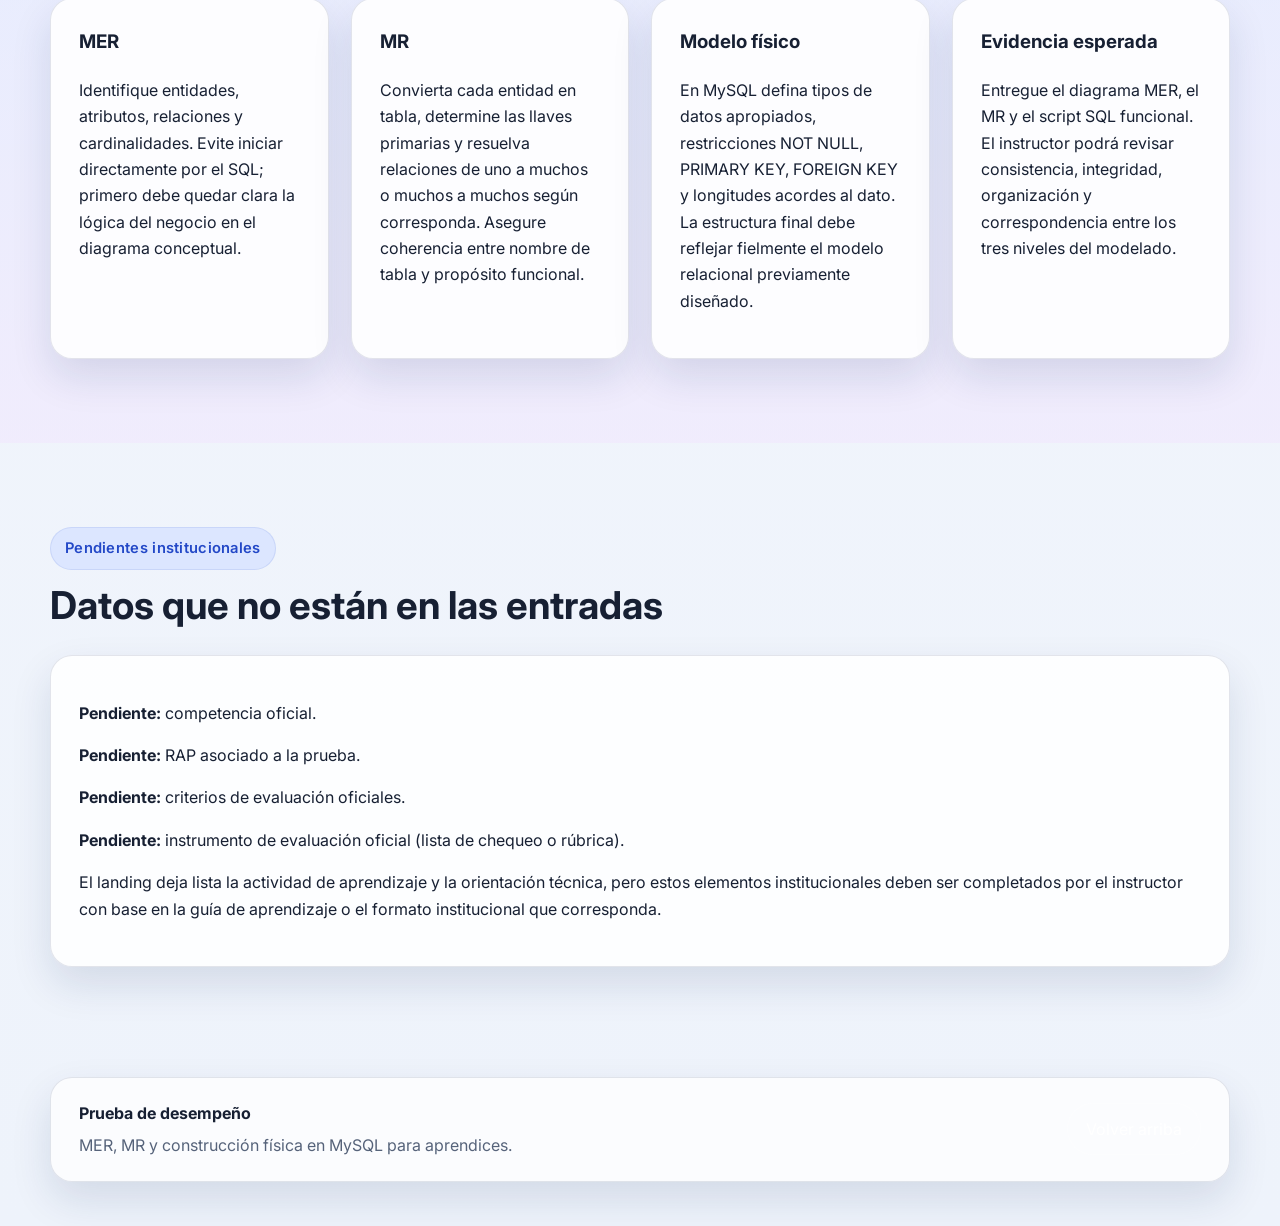
<file: 03-execute/07-week/02-optional-activity/evidencia-conocimiento-mer-mr/landing_prueba_desempeno_v2/index.html>
<!DOCTYPE html>
<html lang="es">
<head>
  <meta charset="UTF-8" />
  <meta name="viewport" content="width=device-width, initial-scale=1.0" />
  <title>Prueba de desempeño - Modelado y construcción de base de datos</title>
  <link rel="preconnect" href="https://fonts.googleapis.com">
  <link rel="preconnect" href="https://fonts.gstatic.com" crossorigin>
  <link href="https://fonts.googleapis.com/css2?family=Inter:wght@400;500;600;700;800&display=swap" rel="stylesheet">
  <link rel="stylesheet" href="src/css/styles.css" />
</head>
<body>
  <header class="hero">
    <div class="overlay"></div>
    <nav class="topbar container">
      <div class="brand">
        <span class="brand-mark">BD</span>
        <div>
          <strong>Prueba de desempeño</strong>
          <small>Modelado de datos y construcción física en MySQL</small>
        </div>
      </div>
      <button class="nav-btn" id="scrollToGuide">Ver guía</button>
    </nav>

    <section class="hero-content container">
      <div class="hero-copy">
        <span class="eyebrow">Actividad aplicada para aprendices</span>
        <h1>Construcción de MER, MR y modelo físico en MySQL</h1>
        <p class="lead">
          En esta prueba de desempeño, los <strong>aprendices</strong> deben analizar un dominio de negocio,
          representar su estructura en un <strong>Modelo Entidad Relación (MER)</strong>, transformarlo a un
          <strong>Modelo Relacional (MR)</strong> y finalmente construir el esquema físico en el motor de base de datos
          <strong>MySQL</strong>. Se recomienda usar <strong>draw.io</strong> para los diagramas y el motor SQL para la implementación.
        </p>
        <div class="hero-actions">
          <button class="primary-btn" id="scrollToDomains">Ver entidades</button>
          <button class="secondary-btn" id="scrollToPhases">Ver fases</button>
        </div>
      </div>

      <div class="hero-panel glass-card">
        <h2>Entregables esperados</h2>
        <ul>
          <li>MER completo y legible</li>
          <li>MR derivado del análisis</li>
          <li>Script físico en MySQL</li>
          <li>Relaciones, llaves y restricciones</li>
          <li>Defensa técnica del diseño</li>
        </ul>
        <div class="badge-row">
          <span class="badge">Draw.io</span>
          <span class="badge">MySQL</span>
          <span class="badge">Normalización</span>
        </div>
      </div>
    </section>
  </header>

  <main>
    <section class="section section-intro container" id="guide">
      <div class="section-heading">
        <span class="section-tag">Propósito</span>
        <h2>¿Para qué sirve este ejercicio?</h2>
      </div>
      <div class="grid-two">
        <article class="content-card">
          <p>
            Este ejercicio permite que el aprendiz demuestre su capacidad para <strong>interpretar un dominio de información</strong>,
            identificar entidades, definir atributos, establecer relaciones y llevar el diseño conceptual a una representación
            lógica y física. El objetivo no es solo dibujar tablas, sino comprender cómo una necesidad del negocio se traduce
            en una estructura de base de datos consistente, escalable y verificable.
          </p>
          <p>
            Durante el desarrollo, el aprendiz deberá justificar por qué cada entidad existe, cómo se conecta con las demás y
            qué restricciones garantizan la integridad de los datos. Para facilitar la comprensión del ejercicio, los atributos
            clave aparecen resaltados con otro color dentro de los párrafos, de manera que sea más sencillo distinguir la función
            de cada componente antes de construir el diagrama y el script SQL.
          </p>
        </article>
        <aside class="info-panel">
          <h3>Ruta recomendada</h3>
          <ol>
            <li>Leer el dominio y separar las entidades.</li>
            <li>Construir el MER en draw.io.</li>
            <li>Transformar el MER a MR.</li>
            <li>Definir llaves primarias y foráneas.</li>
            <li>Implementar el modelo físico en MySQL.</li>
            <li>Validar integridad y coherencia del diseño.</li>
          </ol>
        </aside>
      </div>
    </section>

    <section class="section section-soft" id="phases">
      <div class="container">
        <div class="section-heading centered">
          <span class="section-tag">Fases de trabajo</span>
          <h2>Secuencia esperada para la prueba</h2>
        </div>
        <div class="timeline">
          <article class="timeline-item">
            <span class="timeline-step">1</span>
            <h3>Análisis del dominio</h3>
            <p>
              Revise los grupos de entidades y determine qué información administra cada una. En esta etapa debe comprender qué
              datos describen la ubicación geográfica, qué datos soportan la parte comercial y qué datos controlan el acceso al sistema.
            </p>
          </article>
          <article class="timeline-item">
            <span class="timeline-step">2</span>
            <h3>Construcción del MER</h3>
            <p>
              Modele las entidades, sus atributos y sus relaciones. Se recomienda usar <strong>draw.io</strong> por claridad visual,
              facilidad de edición y posibilidad de exportar evidencia para revisión del instructor.
            </p>
          </article>
          <article class="timeline-item">
            <span class="timeline-step">3</span>
            <h3>Transformación a MR</h3>
            <p>
              Lleve el modelo conceptual a tablas relacionales. Aquí debe definir cardinalidades resueltas, llaves primarias,
              llaves foráneas y normalización básica para evitar redundancia y ambigüedad.
            </p>
          </article>
          <article class="timeline-item">
            <span class="timeline-step">4</span>
            <h3>Implementación física en MySQL</h3>
            <p>
              Construya el script SQL con sus tipos de datos, restricciones, relaciones y estructura final. El resultado debe ser
              ejecutable y coherente con el MR previamente definido.
            </p>
          </article>
        </div>
      </div>
    </section>

    <section class="section container" id="domains">
      <div class="section-heading">
        <span class="section-tag">Dominios del ejercicio</span>
        <h2>Entidades a modelar</h2>
        <p class="section-text">
          El ejercicio se divide en tres bloques para facilitar el análisis: <strong>ubicación</strong>, <strong>comercial</strong>
          y <strong>seguridad/acceso</strong>. Cada bloque tiene una finalidad específica dentro del sistema.
        </p>
      </div>

      <div class="domain-grid">
        <article class="domain-card">
          <div class="domain-icon">🌍</div>
          <h3>Dominio de ubicación</h3>
          <p>
            Este grupo organiza la jerarquía geográfica del sistema. La entidad <span class="attr">continente</span> sirve para
            agrupar grandes regiones; <span class="attr">pais</span> permite representar cada nación; <span class="attr">departamento</span>
            descompone la organización territorial; <span class="attr">ciudad</span> ubica los centros urbanos; y <span class="attr">barrio</span>
            precisa el nivel local. Este conjunto es útil para construir direcciones consistentes, segmentar información y mantener
            una estructura territorial clara dentro de la base de datos.
          </p>
        </article>

        <article class="domain-card">
          <div class="domain-icon">🛒</div>
          <h3>Dominio comercial</h3>
          <p>
            La entidad <span class="attr">categoria</span> clasifica los productos según su tipo o familia. La entidad
            <span class="attr">producto</span> almacena la información principal de los artículos disponibles. La entidad
            <span class="attr">factura</span> representa la transacción comercial realizada, mientras que
            <span class="attr">detalle_factura</span> desglosa cada producto vendido dentro de una factura. Este bloque permite
            estructurar inventario, venta y trazabilidad de operaciones comerciales de forma ordenada.
          </p>
        </article>

        <article class="domain-card">
          <div class="domain-icon">🔐</div>
          <h3>Dominio de seguridad y acceso</h3>
          <p>
            La entidad <span class="attr">persona</span> concentra los datos básicos del individuo. La entidad <span class="attr">usuario</span>
            registra la cuenta con la que se ingresa al sistema. La entidad <span class="attr">roles</span> define permisos o perfiles
            de acceso. Este grupo permite separar identidad, autenticación y autorización, lo cual mejora la organización del modelo
            y facilita la administración del acceso dentro del sistema.
          </p>
        </article>
      </div>
    </section>

    <section class="section section-soft">
      <div class="container">
        <div class="section-heading centered">
          <span class="section-tag">Orientación técnica</span>
          <h2>Sugerencias para la construcción del modelo</h2>
        </div>
        <div class="tips-grid">
          <article class="tip-card">
            <h3>MER</h3>
            <p>
              Identifique entidades, atributos, relaciones y cardinalidades. Evite iniciar directamente por el SQL; primero debe
              quedar clara la lógica del negocio en el diagrama conceptual.
            </p>
          </article>
          <article class="tip-card">
            <h3>MR</h3>
            <p>
              Convierta cada entidad en tabla, determine las llaves primarias y resuelva relaciones de uno a muchos o muchos a muchos
              según corresponda. Asegure coherencia entre nombre de tabla y propósito funcional.
            </p>
          </article>
          <article class="tip-card">
            <h3>Modelo físico</h3>
            <p>
              En MySQL defina tipos de datos apropiados, restricciones NOT NULL, PRIMARY KEY, FOREIGN KEY y longitudes acordes al dato.
              La estructura final debe reflejar fielmente el modelo relacional previamente diseñado.
            </p>
          </article>
          <article class="tip-card">
            <h3>Evidencia esperada</h3>
            <p>
              Entregue el diagrama MER, el MR y el script SQL funcional. El instructor podrá revisar consistencia, integridad,
              organización y correspondencia entre los tres niveles del modelado.
            </p>
          </article>
        </div>
      </div>
    </section>

    <section class="section container">
      <div class="section-heading">
        <span class="section-tag">Pendientes institucionales</span>
        <h2>Datos que no están en las entradas</h2>
      </div>
      <div class="pending-card">
        <p><strong>Pendiente:</strong> competencia oficial.</p>
        <p><strong>Pendiente:</strong> RAP asociado a la prueba.</p>
        <p><strong>Pendiente:</strong> criterios de evaluación oficiales.</p>
        <p><strong>Pendiente:</strong> instrumento de evaluación oficial (lista de chequeo o rúbrica).</p>
        <p>
          El landing deja lista la actividad de aprendizaje y la orientación técnica, pero estos elementos institucionales deben ser
          completados por el instructor con base en la guía de aprendizaje o el formato institucional que corresponda.
        </p>
      </div>
    </section>
  </main>

  <footer class="footer">
    <div class="container footer-content">
      <div>
        <strong>Prueba de desempeño</strong>
        <p>MER, MR y construcción física en MySQL para aprendices.</p>
      </div>
      <button class="nav-btn" id="scrollToTop">Volver arriba</button>
    </div>
  </footer>

  <script src="src/js/app.js"></script>
</body>
</html>
</file>
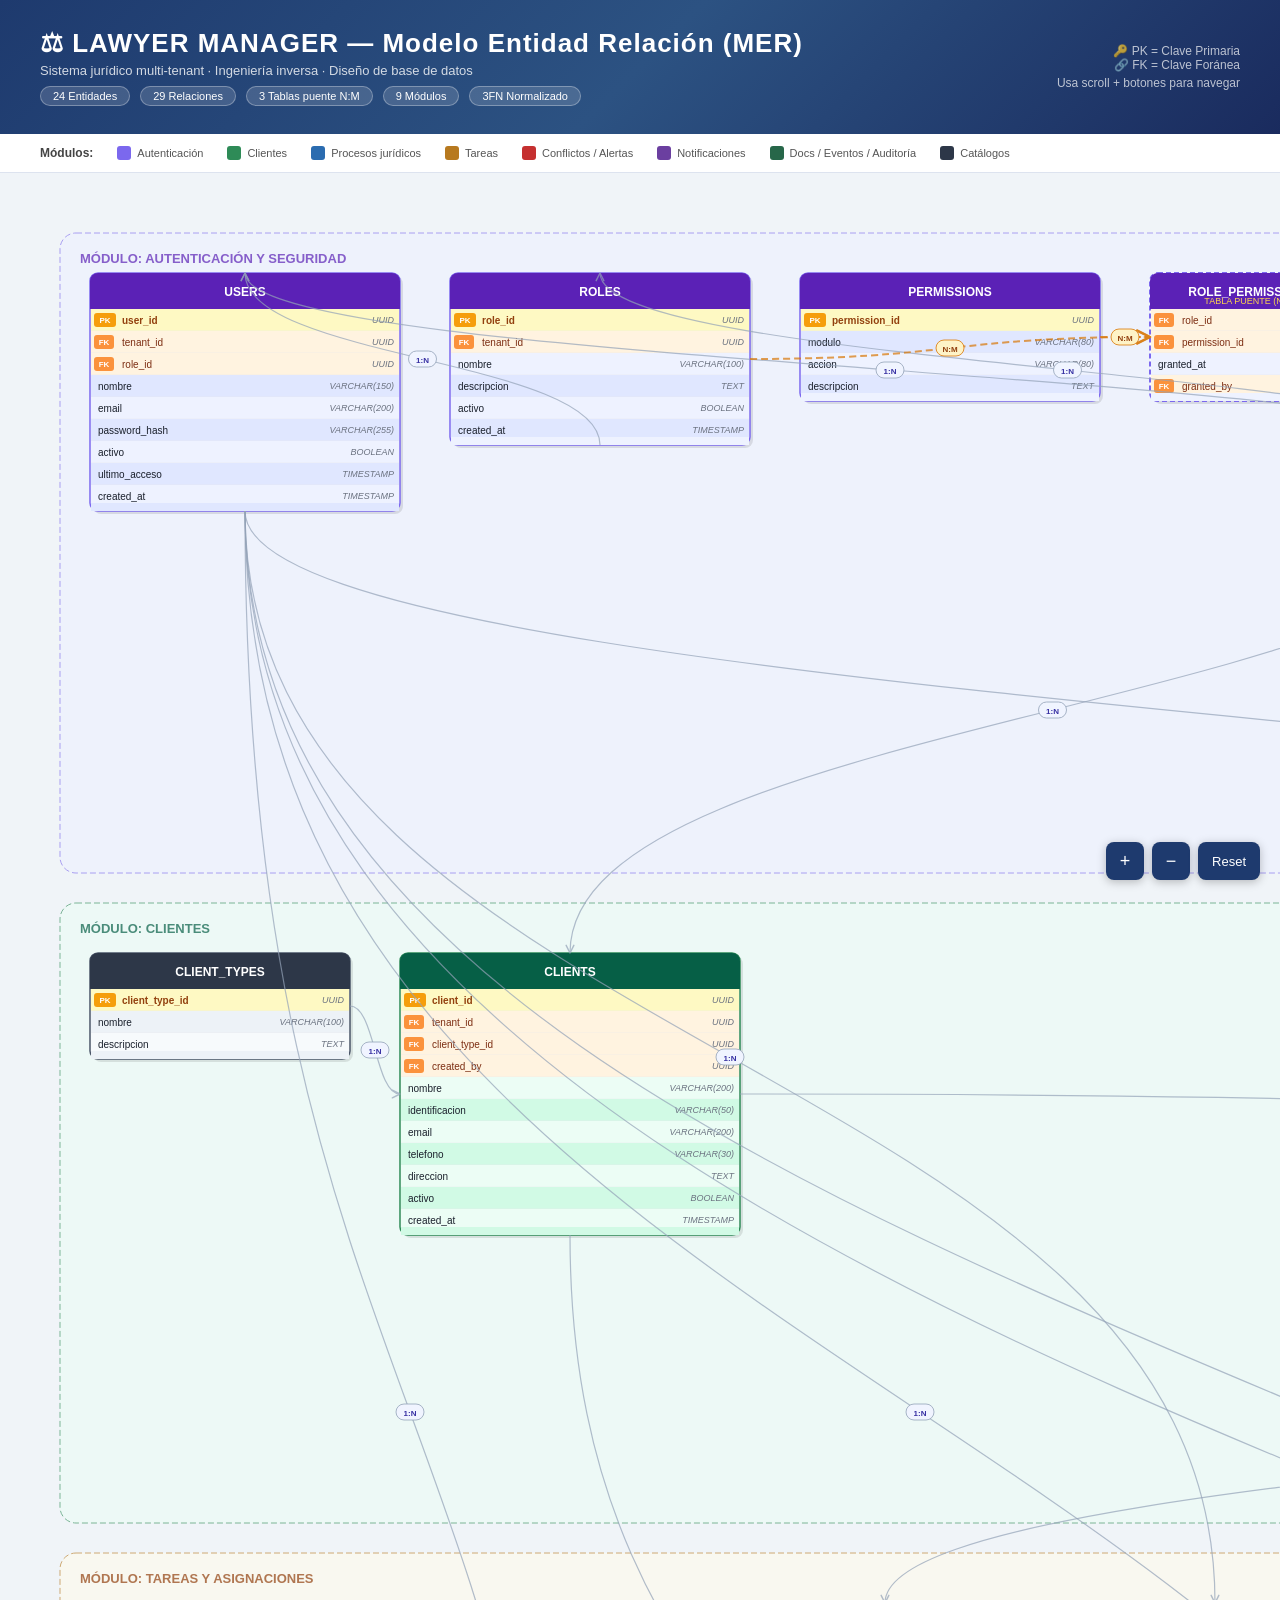
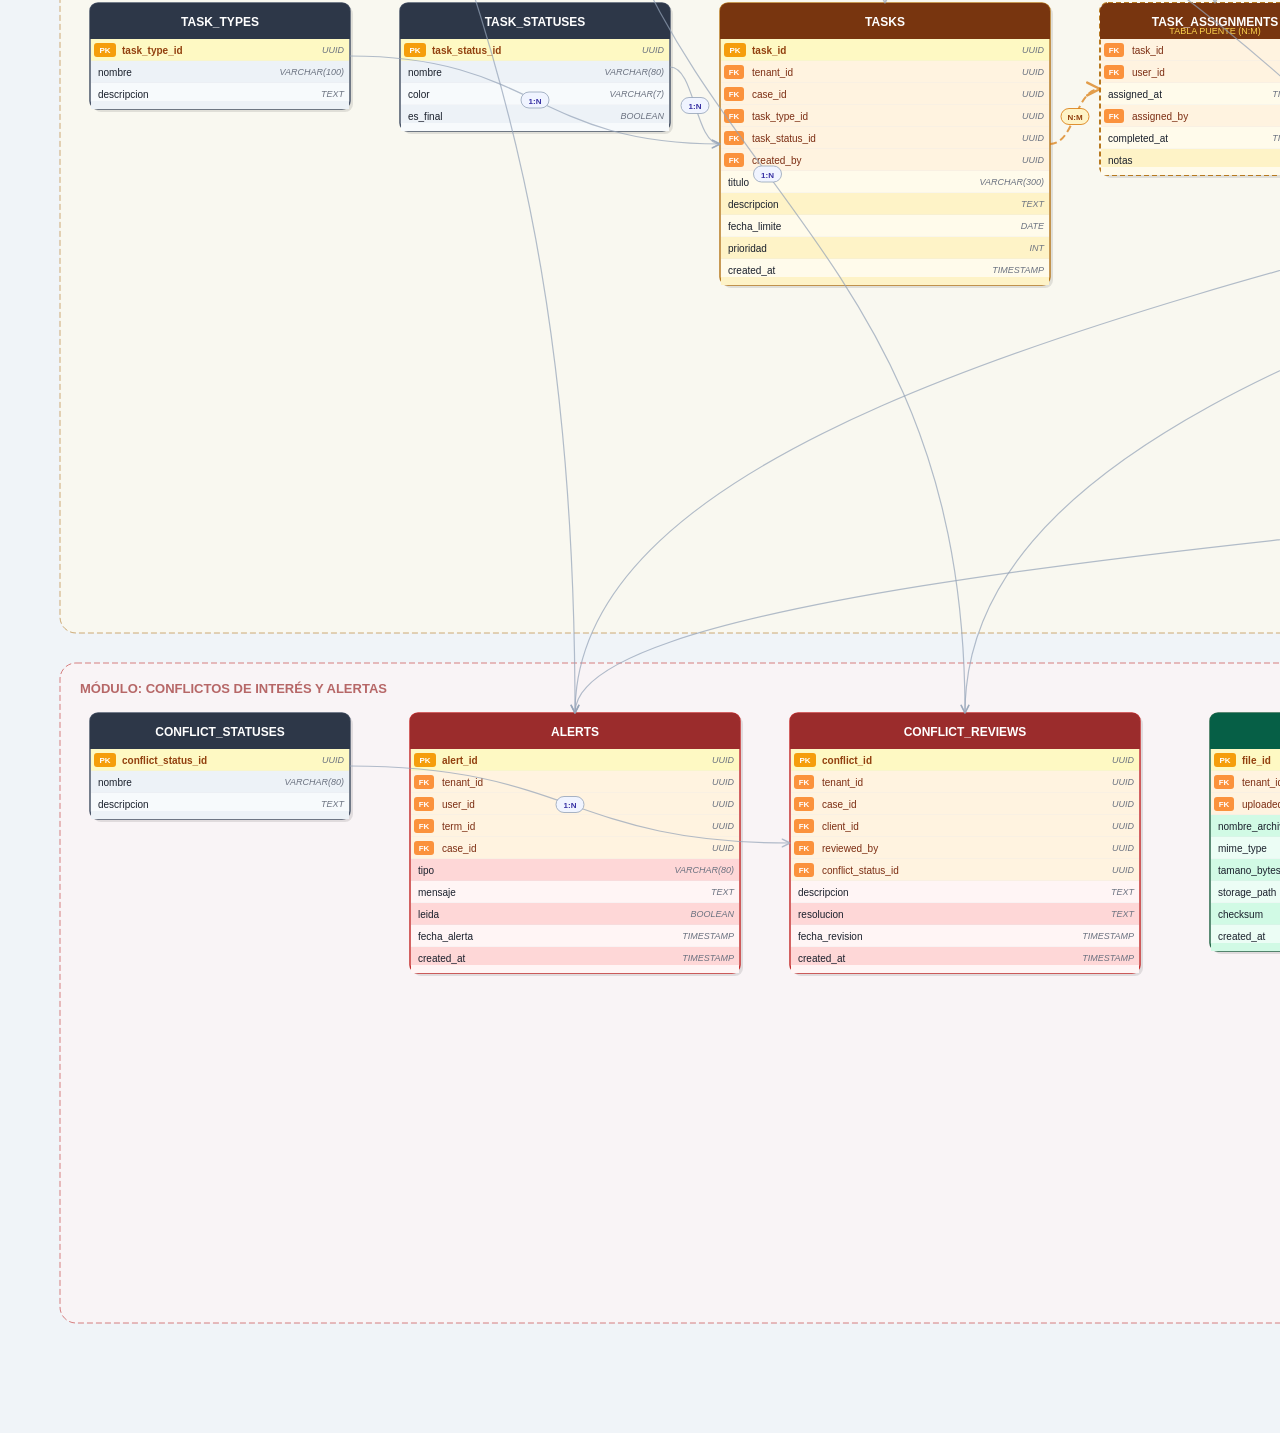
<file: 03-execute/10-week/02-optional-activity/LAWYER_MANAGER_MER.html>
<!DOCTYPE html>
<html lang="es">
<head>
<meta charset="UTF-8">
<meta name="viewport" content="width=device-width, initial-scale=1.0">
<title>LAWYER MANAGER — Modelo Entidad Relación</title>
<style>
  * { margin: 0; padding: 0; box-sizing: border-box; }
  body { background: #f0f4f8; font-family: Arial, sans-serif; }

  .page-header {
    background: linear-gradient(135deg, #1E3A6E 0%, #2C5282 50%, #1A2B5E 100%);
    color: white; padding: 28px 40px; display: flex;
    align-items: center; justify-content: space-between;
    box-shadow: 0 4px 20px rgba(30,58,110,0.4);
  }
  .page-header h1 { font-size: 26px; font-weight: 700; letter-spacing: 1px; }
  .page-header p  { font-size: 13px; opacity: 0.8; margin-top: 4px; }
  .badges { display: flex; gap: 10px; flex-wrap: wrap; margin-top: 8px; }
  .badge {
    background: rgba(255,255,255,0.15); border: 1px solid rgba(255,255,255,0.3);
    border-radius: 20px; padding: 3px 12px; font-size: 11px; color: #fff;
  }

  .legend-bar {
    background: #fff; border-bottom: 1px solid #dde3ef;
    padding: 12px 40px; display: flex; gap: 24px; flex-wrap: wrap;
    align-items: center;
  }
  .legend-bar span { font-size: 12px; color: #444; font-weight: 600; }
  .leg { display: flex; align-items: center; gap: 6px; font-size: 11px; color: #555; }
  .leg-box { width: 14px; height: 14px; border-radius: 3px; }

  .canvas-wrap {
    overflow: auto; padding: 30px; min-height: calc(100vh - 140px);
  }

  svg text { font-family: Arial, sans-serif; }

  /* Controls */
  .controls {
    position: fixed; bottom: 20px; right: 20px;
    display: flex; gap: 8px; z-index: 100;
  }
  .ctrl-btn {
    background: #1E3A6E; color: #fff; border: none;
    width: 38px; height: 38px; border-radius: 8px; font-size: 18px;
    cursor: pointer; display: flex; align-items: center; justify-content: center;
    box-shadow: 0 2px 10px rgba(0,0,0,0.25);
    transition: background 0.2s;
  }
  .ctrl-btn:hover { background: #2C5282; }
  .ctrl-btn.reset { font-size: 13px; width: auto; padding: 0 14px; }
</style>
</head>
<body>

<div class="page-header">
  <div>
    <h1>⚖ LAWYER MANAGER — Modelo Entidad Relación (MER)</h1>
    <p>Sistema jurídico multi-tenant · Ingeniería inversa · Diseño de base de datos</p>
    <div class="badges">
      <span class="badge">24 Entidades</span>
      <span class="badge">29 Relaciones</span>
      <span class="badge">3 Tablas puente N:M</span>
      <span class="badge">9 Módulos</span>
      <span class="badge">3FN Normalizado</span>
    </div>
  </div>
  <div style="text-align:right; font-size:12px; opacity:0.7;">
    <div>🔑 PK = Clave Primaria</div>
    <div>🔗 FK = Clave Foránea</div>
    <div style="margin-top:4px;">Usa scroll + botones para navegar</div>
  </div>
</div>

<div class="legend-bar">
  <span>Módulos:</span>
  <div class="leg"><div class="leg-box" style="background:#7B68EE;"></div> Autenticación</div>
  <div class="leg"><div class="leg-box" style="background:#2E8B57;"></div> Clientes</div>
  <div class="leg"><div class="leg-box" style="background:#2B6CB0;"></div> Procesos jurídicos</div>
  <div class="leg"><div class="leg-box" style="background:#B7791F;"></div> Tareas</div>
  <div class="leg"><div class="leg-box" style="background:#C53030;"></div> Conflictos / Alertas</div>
  <div class="leg"><div class="leg-box" style="background:#6B3FA0;"></div> Notificaciones</div>
  <div class="leg"><div class="leg-box" style="background:#276749;"></div> Docs / Eventos / Auditoría</div>
  <div class="leg"><div class="leg-box" style="background:#2D3748;"></div> Catálogos</div>
</div>

<div class="canvas-wrap" id="canvasWrap">
<svg id="mer-svg" xmlns="http://www.w3.org/2000/svg"
     width="3400" height="2900"
     style="display:block; min-width:3400px;">

<defs>
  <marker id="arr" viewBox="0 0 10 10" refX="9" refY="5"
          markerWidth="8" markerHeight="8" orient="auto-start-reverse">
    <path d="M1 1L9 5L1 9" fill="none" stroke="#94A3B8" stroke-width="1.5"
          stroke-linecap="round" stroke-linejoin="round"/>
  </marker>
  <marker id="arr-nm" viewBox="0 0 10 10" refX="9" refY="5"
          markerWidth="8" markerHeight="8" orient="auto-start-reverse">
    <path d="M1 1L9 5L1 9" fill="none" stroke="#D97706" stroke-width="1.5"
          stroke-linecap="round" stroke-linejoin="round"/>
  </marker>
  <filter id="shadow" x="-5%" y="-5%" width="110%" height="120%">
    <feDropShadow dx="0" dy="3" stdDeviation="4" flood-color="rgba(0,0,0,0.12)"/>
  </filter>
</defs>

<!-- ═══════════════════════════════════════════════════════════════════════
     BACKGROUND MÓDULO ZONES
════════════════════════════════════════════════════════════════════════ -->
<!-- Auth zone -->
<rect x="30" y="30" width="3340" height="640" rx="16"
      fill="#EEF2FF" stroke="#7B68EE" stroke-width="1" stroke-dasharray="6 3" opacity="0.6"/>
<text x="50" y="60" font-size="13" font-weight="700" fill="#5B21B6" opacity="0.7">MÓDULO: AUTENTICACIÓN Y SEGURIDAD</text>

<!-- Clientes zone -->
<rect x="30" y="700" width="1600" height="620" rx="16"
      fill="#ECFDF5" stroke="#2E8B57" stroke-width="1" stroke-dasharray="6 3" opacity="0.6"/>
<text x="50" y="730" font-size="13" font-weight="700" fill="#065F46" opacity="0.7">MÓDULO: CLIENTES</text>

<!-- Procesos zone -->
<rect x="1660" y="700" width="1710" height="620" rx="16"
      fill="#EBF4FF" stroke="#2B6CB0" stroke-width="1" stroke-dasharray="6 3" opacity="0.6"/>
<text x="1680" y="730" font-size="13" font-weight="700" fill="#1E3A6E" opacity="0.7">MÓDULO: PROCESOS JURÍDICOS</text>

<!-- Tareas zone -->
<rect x="30" y="1350" width="2500" height="680" rx="16"
      fill="#FFFBEB" stroke="#B7791F" stroke-width="1" stroke-dasharray="6 3" opacity="0.6"/>
<text x="50" y="1380" font-size="13" font-weight="700" fill="#92400E" opacity="0.7">MÓDULO: TAREAS Y ASIGNACIONES</text>

<!-- Términos zone -->
<rect x="2560" y="1350" width="810" height="680" rx="16"
      fill="#EBF4FF" stroke="#2B6CB0" stroke-width="1" stroke-dasharray="6 3" opacity="0.6"/>
<text x="2580" y="1380" font-size="13" font-weight="700" fill="#1E3A6E" opacity="0.7">TÉRMINOS</text>

<!-- Conflictos zone -->
<rect x="30" y="2060" width="2100" height="660" rx="16"
      fill="#FFF5F5" stroke="#C53030" stroke-width="1" stroke-dasharray="6 3" opacity="0.6"/>
<text x="50" y="2090" font-size="13" font-weight="700" fill="#9B2C2C" opacity="0.7">MÓDULO: CONFLICTOS DE INTERÉS Y ALERTAS</text>

<!-- Notificaciones zone -->
<rect x="2160" y="2060" width="620" height="660" rx="16"
      fill="#F5F3FF" stroke="#6B3FA0" stroke-width="1" stroke-dasharray="6 3" opacity="0.6"/>
<text x="2180" y="2090" font-size="13" font-weight="700" fill="#4C1D95" opacity="0.7">NOTIFICACIONES</text>

<!-- Docs/Audit zone -->
<rect x="2810" y="2060" width="560" height="660" rx="16"
      fill="#ECFDF5" stroke="#276749" stroke-width="1" stroke-dasharray="6 3" opacity="0.6"/>
<text x="2830" y="2090" font-size="13" font-weight="700" fill="#065F46" opacity="0.7">DOCS / AUDITORÍA</text>

<!-- ═══════════════════════════════════════════════════════════════════════
     JAVASCRIPT-DRIVEN ENTITIES
════════════════════════════════════════════════════════════════════════ -->
<g id="entities-layer"></g>
<g id="relations-layer"></g>

</svg>
</div>

<!-- Zoom controls -->
<div class="controls">
  <button class="ctrl-btn" onclick="zoom(0.15)">+</button>
  <button class="ctrl-btn" onclick="zoom(-0.15)">−</button>
  <button class="ctrl-btn reset" onclick="resetZoom()">Reset</button>
</div>

<script>
// ══════════════════════════════════════════════════════════════════════════
// ENTITY DEFINITIONS
// Each entity: { id, x, y, w, color, headerBg, fields:[{name,type,pk,fk}] }
// ══════════════════════════════════════════════════════════════════════════

const COLORS = {
  auth:   { hdr: '#5B21B6', hdrLight: '#7B68EE', row1: '#EEF2FF', row2: '#E0E7FF' },
  client: { hdr: '#065F46', hdrLight: '#2E8B57', row1: '#ECFDF5', row2: '#D1FAE5' },
  cases:  { hdr: '#1E3A6E', hdrLight: '#2B6CB0', row1: '#EBF4FF', row2: '#DBEAFE' },
  tasks:  { hdr: '#78350F', hdrLight: '#B7791F', row1: '#FFFBEB', row2: '#FEF3C7' },
  terms:  { hdr: '#1E3A6E', hdrLight: '#2B6CB0', row1: '#EBF4FF', row2: '#DBEAFE' },
  confl:  { hdr: '#9B2C2C', hdrLight: '#C53030', row1: '#FFF5F5', row2: '#FED7D7' },
  notif:  { hdr: '#4C1D95', hdrLight: '#6B3FA0', row1: '#F5F3FF', row2: '#EDE9FE' },
  audit:  { hdr: '#065F46', hdrLight: '#276749', row1: '#ECFDF5', row2: '#D1FAE5' },
  cat:    { hdr: '#2D3748', hdrLight: '#4A5568', row1: '#F7FAFC', row2: '#EDF2F7' },
};

const ROW_H = 22;
const HDR_H = 36;
const PAD_X = 12;
const FONT = 'Arial, sans-serif';

const entities = [

  // ── AUTENTICACIÓN ────────────────────────────────────────────────────────
  {
    id: 'TENANTS', x: 1350, y: 70, w: 310, color: 'auth',
    fields: [
      {name:'tenant_id',    type:'UUID',         pk:true,  fk:false},
      {name:'nombre',       type:'VARCHAR(150)', pk:false, fk:false},
      {name:'dominio',      type:'VARCHAR(100)', pk:false, fk:false},
      {name:'plan',         type:'VARCHAR(50)',  pk:false, fk:false},
      {name:'config_json',  type:'JSON',         pk:false, fk:false},
      {name:'activo',       type:'BOOLEAN',      pk:false, fk:false},
      {name:'created_at',   type:'TIMESTAMP',    pk:false, fk:false},
    ]
  },
  {
    id: 'USERS', x: 60, y: 70, w: 310, color: 'auth',
    fields: [
      {name:'user_id',       type:'UUID',         pk:true,  fk:false},
      {name:'tenant_id',     type:'UUID',         pk:false, fk:true},
      {name:'role_id',       type:'UUID',         pk:false, fk:true},
      {name:'nombre',        type:'VARCHAR(150)', pk:false, fk:false},
      {name:'email',         type:'VARCHAR(200)', pk:false, fk:false},
      {name:'password_hash', type:'VARCHAR(255)', pk:false, fk:false},
      {name:'activo',        type:'BOOLEAN',      pk:false, fk:false},
      {name:'ultimo_acceso', type:'TIMESTAMP',    pk:false, fk:false},
      {name:'created_at',    type:'TIMESTAMP',    pk:false, fk:false},
    ]
  },
  {
    id: 'ROLES', x: 420, y: 70, w: 300, color: 'auth',
    fields: [
      {name:'role_id',    type:'UUID',         pk:true,  fk:false},
      {name:'tenant_id',  type:'UUID',         pk:false, fk:true},
      {name:'nombre',     type:'VARCHAR(100)', pk:false, fk:false},
      {name:'descripcion',type:'TEXT',         pk:false, fk:false},
      {name:'activo',     type:'BOOLEAN',      pk:false, fk:false},
      {name:'created_at', type:'TIMESTAMP',    pk:false, fk:false},
    ]
  },
  {
    id: 'PERMISSIONS', x: 770, y: 70, w: 300, color: 'auth',
    fields: [
      {name:'permission_id', type:'UUID',        pk:true,  fk:false},
      {name:'modulo',        type:'VARCHAR(80)', pk:false, fk:false},
      {name:'accion',        type:'VARCHAR(80)', pk:false, fk:false},
      {name:'descripcion',   type:'TEXT',        pk:false, fk:false},
    ]
  },
  {
    id: 'ROLE_PERMISSIONS', x: 1120, y: 70, w: 200, color: 'auth',
    bridge: true,
    fields: [
      {name:'role_id',       type:'UUID',      pk:false, fk:true},
      {name:'permission_id', type:'UUID',      pk:false, fk:true},
      {name:'granted_at',    type:'TIMESTAMP', pk:false, fk:false},
      {name:'granted_by',    type:'UUID',      pk:false, fk:true},
    ]
  },
  {
    id: 'COURTS', x: 2780, y: 70, w: 280, color: 'cases',
    fields: [
      {name:'court_id',    type:'UUID',         pk:true,  fk:false},
      {name:'tenant_id',   type:'UUID',         pk:false, fk:true},
      {name:'nombre',      type:'VARCHAR(200)', pk:false, fk:false},
      {name:'ciudad',      type:'VARCHAR(100)', pk:false, fk:false},
      {name:'departamento',type:'VARCHAR(100)', pk:false, fk:false},
      {name:'tipo',        type:'VARCHAR(100)', pk:false, fk:false},
      {name:'activo',      type:'BOOLEAN',      pk:false, fk:false},
    ]
  },

  // ── CLIENTES ─────────────────────────────────────────────────────────────
  {
    id: 'CLIENT_TYPES', x: 60, y: 750, w: 260, color: 'cat',
    fields: [
      {name:'client_type_id', type:'UUID',         pk:true,  fk:false},
      {name:'nombre',         type:'VARCHAR(100)', pk:false, fk:false},
      {name:'descripcion',    type:'TEXT',         pk:false, fk:false},
    ]
  },
  {
    id: 'CLIENTS', x: 370, y: 750, w: 340, color: 'client',
    fields: [
      {name:'client_id',      type:'UUID',         pk:true,  fk:false},
      {name:'tenant_id',      type:'UUID',         pk:false, fk:true},
      {name:'client_type_id', type:'UUID',         pk:false, fk:true},
      {name:'created_by',     type:'UUID',         pk:false, fk:true},
      {name:'nombre',         type:'VARCHAR(200)', pk:false, fk:false},
      {name:'identificacion', type:'VARCHAR(50)',  pk:false, fk:false},
      {name:'email',          type:'VARCHAR(200)', pk:false, fk:false},
      {name:'telefono',       type:'VARCHAR(30)',  pk:false, fk:false},
      {name:'direccion',      type:'TEXT',         pk:false, fk:false},
      {name:'activo',         type:'BOOLEAN',      pk:false, fk:false},
      {name:'created_at',     type:'TIMESTAMP',    pk:false, fk:false},
    ]
  },

  // ── PROCESOS JURÍDICOS ────────────────────────────────────────────────────
  {
    id: 'PROCESS_TYPES', x: 1700, y: 750, w: 260, color: 'cat',
    fields: [
      {name:'process_type_id', type:'UUID',         pk:true,  fk:false},
      {name:'nombre',          type:'VARCHAR(150)', pk:false, fk:false},
      {name:'descripcion',     type:'TEXT',         pk:false, fk:false},
      {name:'jurisdiccion',    type:'VARCHAR(100)', pk:false, fk:false},
    ]
  },
  {
    id: 'CASE_STATUSES', x: 2010, y: 750, w: 270, color: 'cat',
    fields: [
      {name:'case_status_id', type:'UUID',        pk:true,  fk:false},
      {name:'nombre',         type:'VARCHAR(80)', pk:false, fk:false},
      {name:'color',          type:'VARCHAR(7)',  pk:false, fk:false},
      {name:'es_final',       type:'BOOLEAN',     pk:false, fk:false},
      {name:'descripcion',    type:'TEXT',        pk:false, fk:false},
    ]
  },
  {
    id: 'LEGAL_CASES', x: 2320, y: 750, w: 370, color: 'cases',
    fields: [
      {name:'case_id',          type:'UUID',          pk:true,  fk:false},
      {name:'tenant_id',        type:'UUID',          pk:false, fk:true},
      {name:'client_id',        type:'UUID',          pk:false, fk:true},
      {name:'process_type_id',  type:'UUID',          pk:false, fk:true},
      {name:'case_status_id',   type:'UUID',          pk:false, fk:true},
      {name:'court_id',         type:'UUID',          pk:false, fk:true},
      {name:'abogado_id',       type:'UUID',          pk:false, fk:true},
      {name:'numero_radicado',  type:'VARCHAR(100)',  pk:false, fk:false},
      {name:'nombre_caso',      type:'VARCHAR(300)',  pk:false, fk:false},
      {name:'fecha_inicio',     type:'DATE',          pk:false, fk:false},
      {name:'fecha_vencimiento',type:'DATE',          pk:false, fk:false},
      {name:'descripcion',      type:'TEXT',          pk:false, fk:false},
      {name:'created_at',       type:'TIMESTAMP',     pk:false, fk:false},
    ]
  },

  // ── TAREAS ────────────────────────────────────────────────────────────────
  {
    id: 'TASK_TYPES', x: 60, y: 1400, w: 260, color: 'cat',
    fields: [
      {name:'task_type_id', type:'UUID',         pk:true,  fk:false},
      {name:'nombre',       type:'VARCHAR(100)', pk:false, fk:false},
      {name:'descripcion',  type:'TEXT',         pk:false, fk:false},
    ]
  },
  {
    id: 'TASK_STATUSES', x: 370, y: 1400, w: 270, color: 'cat',
    fields: [
      {name:'task_status_id', type:'UUID',        pk:true,  fk:false},
      {name:'nombre',         type:'VARCHAR(80)', pk:false, fk:false},
      {name:'color',          type:'VARCHAR(7)',  pk:false, fk:false},
      {name:'es_final',       type:'BOOLEAN',     pk:false, fk:false},
    ]
  },
  {
    id: 'TASKS', x: 690, y: 1400, w: 330, color: 'tasks',
    fields: [
      {name:'task_id',        type:'UUID',         pk:true,  fk:false},
      {name:'tenant_id',      type:'UUID',         pk:false, fk:true},
      {name:'case_id',        type:'UUID',         pk:false, fk:true},
      {name:'task_type_id',   type:'UUID',         pk:false, fk:true},
      {name:'task_status_id', type:'UUID',         pk:false, fk:true},
      {name:'created_by',     type:'UUID',         pk:false, fk:true},
      {name:'titulo',         type:'VARCHAR(300)', pk:false, fk:false},
      {name:'descripcion',    type:'TEXT',         pk:false, fk:false},
      {name:'fecha_limite',   type:'DATE',         pk:false, fk:false},
      {name:'prioridad',      type:'INT',          pk:false, fk:false},
      {name:'created_at',     type:'TIMESTAMP',    pk:false, fk:false},
    ]
  },
  {
    id: 'TASK_ASSIGNMENTS', x: 1070, y: 1400, w: 230, color: 'tasks',
    bridge: true,
    fields: [
      {name:'task_id',      type:'UUID',      pk:false, fk:true},
      {name:'user_id',      type:'UUID',      pk:false, fk:true},
      {name:'assigned_at',  type:'TIMESTAMP', pk:false, fk:false},
      {name:'assigned_by',  type:'UUID',      pk:false, fk:true},
      {name:'completed_at', type:'TIMESTAMP', pk:false, fk:false},
      {name:'notas',        type:'TEXT',      pk:false, fk:false},
    ]
  },

  // ── TÉRMINOS ──────────────────────────────────────────────────────────────
  {
    id: 'TERMS', x: 2600, y: 1400, w: 330, color: 'terms',
    fields: [
      {name:'term_id',          type:'UUID',         pk:true,  fk:false},
      {name:'tenant_id',        type:'UUID',         pk:false, fk:true},
      {name:'case_id',          type:'UUID',         pk:false, fk:true},
      {name:'created_by',       type:'UUID',         pk:false, fk:true},
      {name:'titulo',           type:'VARCHAR(300)', pk:false, fk:false},
      {name:'descripcion',      type:'TEXT',         pk:false, fk:false},
      {name:'fecha_inicio',     type:'DATE',         pk:false, fk:false},
      {name:'fecha_vencimiento',type:'DATE',         pk:false, fk:false},
      {name:'dias_alerta',      type:'INT',          pk:false, fk:false},
      {name:'completado',       type:'BOOLEAN',      pk:false, fk:false},
      {name:'created_at',       type:'TIMESTAMP',    pk:false, fk:false},
    ]
  },

  // ── CONFLICTOS Y ALERTAS ─────────────────────────────────────────────────
  {
    id: 'CONFLICT_STATUSES', x: 60, y: 2110, w: 260, color: 'cat',
    fields: [
      {name:'conflict_status_id', type:'UUID',        pk:true,  fk:false},
      {name:'nombre',             type:'VARCHAR(80)', pk:false, fk:false},
      {name:'descripcion',        type:'TEXT',        pk:false, fk:false},
    ]
  },
  {
    id: 'ALERTS', x: 380, y: 2110, w: 330, color: 'confl',
    fields: [
      {name:'alert_id',    type:'UUID',        pk:true,  fk:false},
      {name:'tenant_id',   type:'UUID',        pk:false, fk:true},
      {name:'user_id',     type:'UUID',        pk:false, fk:true},
      {name:'term_id',     type:'UUID',        pk:false, fk:true},
      {name:'case_id',     type:'UUID',        pk:false, fk:true},
      {name:'tipo',        type:'VARCHAR(80)', pk:false, fk:false},
      {name:'mensaje',     type:'TEXT',        pk:false, fk:false},
      {name:'leida',       type:'BOOLEAN',     pk:false, fk:false},
      {name:'fecha_alerta',type:'TIMESTAMP',   pk:false, fk:false},
      {name:'created_at',  type:'TIMESTAMP',   pk:false, fk:false},
    ]
  },
  {
    id: 'CONFLICT_REVIEWS', x: 760, y: 2110, w: 350, color: 'confl',
    fields: [
      {name:'conflict_id',        type:'UUID',      pk:true,  fk:false},
      {name:'tenant_id',          type:'UUID',      pk:false, fk:true},
      {name:'case_id',            type:'UUID',      pk:false, fk:true},
      {name:'client_id',          type:'UUID',      pk:false, fk:true},
      {name:'reviewed_by',        type:'UUID',      pk:false, fk:true},
      {name:'conflict_status_id', type:'UUID',      pk:false, fk:true},
      {name:'descripcion',        type:'TEXT',      pk:false, fk:false},
      {name:'resolucion',         type:'TEXT',      pk:false, fk:false},
      {name:'fecha_revision',     type:'TIMESTAMP', pk:false, fk:false},
      {name:'created_at',         type:'TIMESTAMP', pk:false, fk:false},
    ]
  },

  // ── NOTIFICACIONES ───────────────────────────────────────────────────────
  {
    id: 'NOTIFICATIONS', x: 2190, y: 2110, w: 340, color: 'notif',
    fields: [
      {name:'notification_id', type:'UUID',         pk:true,  fk:false},
      {name:'tenant_id',       type:'UUID',         pk:false, fk:true},
      {name:'user_id',         type:'UUID',         pk:false, fk:true},
      {name:'tipo',            type:'VARCHAR(80)',  pk:false, fk:false},
      {name:'titulo',          type:'VARCHAR(300)', pk:false, fk:false},
      {name:'mensaje',         type:'TEXT',         pk:false, fk:false},
      {name:'leida',           type:'BOOLEAN',      pk:false, fk:false},
      {name:'created_at',      type:'TIMESTAMP',    pk:false, fk:false},
    ]
  },

  // ── DOCS / EVENTOS / AUDITORÍA ────────────────────────────────────────────
  {
    id: 'FILE_ATTACHMENTS', x: 1180, y: 2110, w: 310, color: 'audit',
    fields: [
      {name:'file_id',       type:'UUID',         pk:true,  fk:false},
      {name:'tenant_id',     type:'UUID',         pk:false, fk:true},
      {name:'uploaded_by',   type:'UUID',         pk:false, fk:true},
      {name:'nombre_archivo',type:'VARCHAR(300)', pk:false, fk:false},
      {name:'mime_type',     type:'VARCHAR(100)', pk:false, fk:false},
      {name:'tamano_bytes',  type:'BIGINT',       pk:false, fk:false},
      {name:'storage_path',  type:'VARCHAR(500)', pk:false, fk:false},
      {name:'checksum',      type:'VARCHAR(64)',  pk:false, fk:false},
      {name:'created_at',    type:'TIMESTAMP',    pk:false, fk:false},
    ]
  },
  {
    id: 'CASE_DOCUMENTS', x: 2840, y: 2110, w: 240, color: 'audit',
    bridge: true,
    fields: [
      {name:'case_id',     type:'UUID',         pk:false, fk:true},
      {name:'file_id',     type:'UUID',         pk:false, fk:true},
      {name:'descripcion', type:'VARCHAR(300)', pk:false, fk:false},
      {name:'linked_at',   type:'TIMESTAMP',    pk:false, fk:false},
      {name:'linked_by',   type:'UUID',         pk:false, fk:true},
    ]
  },
  {
    id: 'CASE_EVENTS', x: 1400, y: 2110, w: 330, color: 'audit',
    fields: [
      {name:'event_id',     type:'UUID',         pk:true,  fk:false},
      {name:'tenant_id',    type:'UUID',         pk:false, fk:true},
      {name:'case_id',      type:'UUID',         pk:false, fk:true},
      {name:'user_id',      type:'UUID',         pk:false, fk:true},
      {name:'tipo_evento',  type:'VARCHAR(100)', pk:false, fk:false},
      {name:'descripcion',  type:'TEXT',         pk:false, fk:false},
      {name:'fecha_evento', type:'TIMESTAMP',    pk:false, fk:false},
      {name:'created_at',   type:'TIMESTAMP',    pk:false, fk:false},
    ]
  },
  {
    id: 'AUDIT_LOGS', x: 2840, y: 2480, w: 280, color: 'audit',
    fields: [
      {name:'log_id',           type:'UUID',        pk:true,  fk:false},
      {name:'tenant_id',        type:'UUID',        pk:false, fk:true},
      {name:'user_id',          type:'UUID',        pk:false, fk:true},
      {name:'entidad',          type:'VARCHAR(100)',pk:false, fk:false},
      {name:'entidad_id',       type:'UUID',        pk:false, fk:false},
      {name:'accion',           type:'VARCHAR(20)', pk:false, fk:false},
      {name:'datos_anteriores', type:'JSON',        pk:false, fk:false},
      {name:'datos_nuevos',     type:'JSON',        pk:false, fk:false},
      {name:'ip_address',       type:'VARCHAR(45)', pk:false, fk:false},
      {name:'created_at',       type:'TIMESTAMP',   pk:false, fk:false},
    ]
  },

];

// ══════════════════════════════════════════════════════════════════════════
// RELATIONS: [from, fromSide, to, toSide, type, label]
// sides: 'top'|'bottom'|'left'|'right'
// type: '1n' | 'nm'
// ══════════════════════════════════════════════════════════════════════════
const relations = [
  // TENANTS → todos
  ['TENANTS','bottom','USERS','top','1n','aloja'],
  ['TENANTS','bottom','ROLES','top','1n','define'],
  ['TENANTS','bottom','CLIENTS','top','1n','gestiona'],
  ['TENANTS','bottom','LEGAL_CASES','top','1n','contiene'],
  ['TENANTS','bottom','COURTS','bottom','1n','registra'],
  ['TENANTS','bottom','AUDIT_LOGS','top','1n','audita'],
  // AUTH
  ['ROLES','bottom','USERS','top','1n','asigna'],
  ['ROLES','right','ROLE_PERMISSIONS','left','nm','tiene'],
  ['PERMISSIONS','right','ROLE_PERMISSIONS','left','nm','otorga'],
  // CLIENTS
  ['CLIENT_TYPES','right','CLIENTS','left','1n','clasifica'],
  ['CLIENTS','right','LEGAL_CASES','left','1n','protagoniza'],
  // CASES
  ['PROCESS_TYPES','right','LEGAL_CASES','left','1n','tipifica'],
  ['CASE_STATUSES','right','LEGAL_CASES','left','1n','define estado'],
  ['COURTS','bottom','LEGAL_CASES','top','1n','atiende'],
  ['USERS','bottom','LEGAL_CASES','top','1n','lleva'],
  // TASKS
  ['LEGAL_CASES','bottom','TASKS','top','1n','genera tareas'],
  ['TASK_TYPES','right','TASKS','left','1n','tipifica'],
  ['TASK_STATUSES','right','TASKS','left','1n','define estado'],
  ['TASKS','right','TASK_ASSIGNMENTS','left','nm','asigna'],
  ['USERS','bottom','TASK_ASSIGNMENTS','top','1n','recibe tarea'],
  // TERMS
  ['LEGAL_CASES','right','TERMS','left','1n','tiene términos'],
  ['TERMS','bottom','ALERTS','top','1n','dispara alerta'],
  // ALERTS
  ['USERS','bottom','ALERTS','top','1n','recibe alerta'],
  ['LEGAL_CASES','bottom','ALERTS','top','1n','genera alerta'],
  // CONFLICTS
  ['LEGAL_CASES','bottom','CONFLICT_REVIEWS','top','1n','verifica'],
  ['CLIENTS','bottom','CONFLICT_REVIEWS','top','1n','involucra'],
  ['CONFLICT_STATUSES','right','CONFLICT_REVIEWS','left','1n','clasifica'],
  // NOTIFICATIONS
  ['USERS','bottom','NOTIFICATIONS','top','1n','recibe notif'],
  // DOCS
  ['LEGAL_CASES','bottom','CASE_DOCUMENTS','top','nm','adjunta docs'],
  ['FILE_ATTACHMENTS','right','CASE_DOCUMENTS','left','nm','vincula'],
  ['LEGAL_CASES','bottom','CASE_EVENTS','top','1n','registra evento'],
  ['USERS','bottom','CASE_EVENTS','top','1n','ejecuta evento'],
  ['USERS','bottom','AUDIT_LOGS','top','1n','genera log'],
];

// ══════════════════════════════════════════════════════════════════════════
// RENDERING
// ══════════════════════════════════════════════════════════════════════════

const svg = document.getElementById('mer-svg');
const eLayer = document.getElementById('entities-layer');
const rLayer = document.getElementById('relations-layer');

const entityMap = {};

function entityHeight(e) {
  return HDR_H + e.fields.length * ROW_H + 4;
}

function drawEntity(e) {
  const c = COLORS[e.color];
  const h = entityHeight(e);
  const g = document.createElementNS('http://www.w3.org/2000/svg', 'g');

  // Shadow rect
  const shadow = document.createElementNS('http://www.w3.org/2000/svg','rect');
  shadow.setAttribute('x', e.x + 3); shadow.setAttribute('y', e.y + 3);
  shadow.setAttribute('width', e.w); shadow.setAttribute('height', h);
  shadow.setAttribute('rx', '8');
  shadow.setAttribute('fill', 'rgba(0,0,0,0.10)');
  g.appendChild(shadow);

  // Main border
  const border = document.createElementNS('http://www.w3.org/2000/svg','rect');
  border.setAttribute('x', e.x); border.setAttribute('y', e.y);
  border.setAttribute('width', e.w); border.setAttribute('height', h);
  border.setAttribute('rx', '8');
  border.setAttribute('fill', '#fff');
  border.setAttribute('stroke', c.hdrLight);
  border.setAttribute('stroke-width', e.bridge ? '2' : '1.5');
  if (e.bridge) border.setAttribute('stroke-dasharray','5 3');
  g.appendChild(border);

  // Header
  const hdr = document.createElementNS('http://www.w3.org/2000/svg','rect');
  hdr.setAttribute('x', e.x); hdr.setAttribute('y', e.y);
  hdr.setAttribute('width', e.w); hdr.setAttribute('height', HDR_H);
  hdr.setAttribute('rx', '8');
  hdr.setAttribute('fill', c.hdr);
  g.appendChild(hdr);
  // Cover header bottom corners
  const hdrBottom = document.createElementNS('http://www.w3.org/2000/svg','rect');
  hdrBottom.setAttribute('x', e.x); hdrBottom.setAttribute('y', e.y + HDR_H - 8);
  hdrBottom.setAttribute('width', e.w); hdrBottom.setAttribute('height', 8);
  hdrBottom.setAttribute('fill', c.hdr);
  g.appendChild(hdrBottom);

  // Entity name
  const nameText = document.createElementNS('http://www.w3.org/2000/svg','text');
  nameText.setAttribute('x', e.x + e.w / 2);
  nameText.setAttribute('y', e.y + HDR_H / 2 + 1);
  nameText.setAttribute('text-anchor', 'middle');
  nameText.setAttribute('dominant-baseline', 'central');
  nameText.setAttribute('font-size', '12');
  nameText.setAttribute('font-weight', '700');
  nameText.setAttribute('font-family', FONT);
  nameText.setAttribute('fill', '#FFFFFF');
  nameText.textContent = e.id;
  g.appendChild(nameText);

  if (e.bridge) {
    const tag = document.createElementNS('http://www.w3.org/2000/svg','text');
    tag.setAttribute('x', e.x + e.w / 2);
    tag.setAttribute('y', e.y + HDR_H - 8);
    tag.setAttribute('text-anchor', 'middle');
    tag.setAttribute('dominant-baseline', 'central');
    tag.setAttribute('font-size', '9');
    tag.setAttribute('font-family', FONT);
    tag.setAttribute('fill', '#FCD34D');
    tag.textContent = 'TABLA PUENTE (N:M)';
    g.appendChild(tag);
  }

  // Fields
  e.fields.forEach((f, i) => {
    const fy = e.y + HDR_H + i * ROW_H;
    const rowBg = document.createElementNS('http://www.w3.org/2000/svg','rect');
    let fill = i % 2 === 0 ? c.row1 : c.row2;
    if (f.pk) fill = '#FEF9C3';
    if (f.fk) fill = '#FFF3E0';
    rowBg.setAttribute('x', e.x + 1); rowBg.setAttribute('y', fy);
    rowBg.setAttribute('width', e.w - 2); rowBg.setAttribute('height', ROW_H);
    rowBg.setAttribute('fill', fill);
    g.appendChild(rowBg);

    // PK/FK badge
    if (f.pk || f.fk) {
      const badge = document.createElementNS('http://www.w3.org/2000/svg','rect');
      badge.setAttribute('x', e.x + 4);
      badge.setAttribute('y', fy + 4);
      badge.setAttribute('width', f.pk ? 22 : 20);
      badge.setAttribute('height', 14);
      badge.setAttribute('rx', '3');
      badge.setAttribute('fill', f.pk ? '#F59E0B' : '#FB923C');
      g.appendChild(badge);

      const badgeText = document.createElementNS('http://www.w3.org/2000/svg','text');
      badgeText.setAttribute('x', e.x + (f.pk ? 15 : 14));
      badgeText.setAttribute('y', fy + 11);
      badgeText.setAttribute('text-anchor', 'middle');
      badgeText.setAttribute('dominant-baseline', 'central');
      badgeText.setAttribute('font-size', '8');
      badgeText.setAttribute('font-weight', '700');
      badgeText.setAttribute('font-family', FONT);
      badgeText.setAttribute('fill', '#fff');
      badgeText.textContent = f.pk ? 'PK' : 'FK';
      g.appendChild(badgeText);
    }

    // Field name
    const nameEl = document.createElementNS('http://www.w3.org/2000/svg','text');
    nameEl.setAttribute('x', e.x + (f.pk || f.fk ? 32 : 8));
    nameEl.setAttribute('y', fy + ROW_H / 2);
    nameEl.setAttribute('dominant-baseline', 'central');
    nameEl.setAttribute('font-size', '10');
    nameEl.setAttribute('font-family', FONT);
    nameEl.setAttribute('font-weight', f.pk ? '700' : '400');
    nameEl.setAttribute('fill', f.pk ? '#92400E' : (f.fk ? '#7C2D12' : '#1a202c'));
    nameEl.textContent = f.name;
    g.appendChild(nameEl);

    // Field type (right-aligned)
    const typeEl = document.createElementNS('http://www.w3.org/2000/svg','text');
    typeEl.setAttribute('x', e.x + e.w - 6);
    typeEl.setAttribute('y', fy + ROW_H / 2);
    typeEl.setAttribute('dominant-baseline', 'central');
    typeEl.setAttribute('text-anchor', 'end');
    typeEl.setAttribute('font-size', '9');
    typeEl.setAttribute('font-family', FONT);
    typeEl.setAttribute('fill', '#6B7280');
    typeEl.setAttribute('font-style', 'italic');
    typeEl.textContent = f.type;
    g.appendChild(typeEl);

    // Separator line
    if (i < e.fields.length - 1) {
      const sep = document.createElementNS('http://www.w3.org/2000/svg','line');
      sep.setAttribute('x1', e.x + 1); sep.setAttribute('y1', fy + ROW_H);
      sep.setAttribute('x2', e.x + e.w - 1); sep.setAttribute('y2', fy + ROW_H);
      sep.setAttribute('stroke', '#E5E7EB'); sep.setAttribute('stroke-width', '0.5');
      g.appendChild(sep);
    }
  });

  // Bottom rounded corners fill
  const bottomFill = document.createElementNS('http://www.w3.org/2000/svg','rect');
  bottomFill.setAttribute('x', e.x + 1);
  bottomFill.setAttribute('y', e.y + h - 8);
  bottomFill.setAttribute('width', e.w - 2);
  bottomFill.setAttribute('height', 8);
  bottomFill.setAttribute('fill', e.fields.length % 2 === 0 ? c.row1 : c.row2);
  g.appendChild(bottomFill);

  eLayer.appendChild(g);

  // Store bounding box
  entityMap[e.id] = { x: e.x, y: e.y, w: e.w, h };
}

function getConnectorPoint(id, side) {
  const b = entityMap[id];
  if (!b) return null;
  const cx = b.x + b.w / 2;
  const cy = b.y + b.h / 2;
  switch(side) {
    case 'top':    return { x: cx,        y: b.y };
    case 'bottom': return { x: cx,        y: b.y + b.h };
    case 'left':   return { x: b.x,       y: cy };
    case 'right':  return { x: b.x + b.w, y: cy };
  }
  return { x: cx, y: cy };
}

function drawRelation(rel) {
  const [fromId, fromSide, toId, toSide, type, label] = rel;
  const p1 = getConnectorPoint(fromId, fromSide);
  const p2 = getConnectorPoint(toId, toSide);
  if (!p1 || !p2) return;

  const isNM = type === 'nm';
  const color = isNM ? '#D97706' : '#94A3B8';
  const strokeW = isNM ? '2' : '1.2';
  const dash = isNM ? '7 4' : '';

  // Compute path with L-bend to avoid crossing
  let d;
  const dx = p2.x - p1.x;
  const dy = p2.y - p1.y;

  if ((fromSide === 'bottom' && toSide === 'top') ||
      (fromSide === 'top' && toSide === 'bottom')) {
    const my = (p1.y + p2.y) / 2;
    d = `M ${p1.x} ${p1.y} C ${p1.x} ${my} ${p2.x} ${my} ${p2.x} ${p2.y}`;
  } else if ((fromSide === 'right' && toSide === 'left') ||
             (fromSide === 'left' && toSide === 'right')) {
    const mx = (p1.x + p2.x) / 2;
    d = `M ${p1.x} ${p1.y} C ${mx} ${p1.y} ${mx} ${p2.y} ${p2.x} ${p2.y}`;
  } else {
    // Mixed sides — use elbow
    if (fromSide === 'bottom' || fromSide === 'top') {
      d = `M ${p1.x} ${p1.y} L ${p1.x} ${p2.y} L ${p2.x} ${p2.y}`;
    } else {
      d = `M ${p1.x} ${p1.y} L ${p2.x} ${p1.y} L ${p2.x} ${p2.y}`;
    }
  }

  const path = document.createElementNS('http://www.w3.org/2000/svg','path');
  path.setAttribute('d', d);
  path.setAttribute('fill', 'none');
  path.setAttribute('stroke', color);
  path.setAttribute('stroke-width', strokeW);
  if (dash) path.setAttribute('stroke-dasharray', dash);
  path.setAttribute('marker-end', `url(#${isNM ? 'arr-nm' : 'arr'})`);
  path.setAttribute('opacity', '0.7');
  rLayer.appendChild(path);

  // Cardinality label at midpoint
  const mx = (p1.x + p2.x) / 2;
  const my = (p1.y + p2.y) / 2;
  const cardText = type === 'nm' ? 'N:M' : '1:N';

  const pill = document.createElementNS('http://www.w3.org/2000/svg','rect');
  pill.setAttribute('x', mx - 14); pill.setAttribute('y', my - 8);
  pill.setAttribute('width', 28); pill.setAttribute('height', 16);
  pill.setAttribute('rx', '8');
  pill.setAttribute('fill', isNM ? '#FEF3C7' : '#F0F4FF');
  pill.setAttribute('stroke', color);
  pill.setAttribute('stroke-width', '0.8');
  rLayer.appendChild(pill);

  const cardLabel = document.createElementNS('http://www.w3.org/2000/svg','text');
  cardLabel.setAttribute('x', mx);
  cardLabel.setAttribute('y', my + 1);
  cardLabel.setAttribute('text-anchor', 'middle');
  cardLabel.setAttribute('dominant-baseline', 'central');
  cardLabel.setAttribute('font-size', '8');
  cardLabel.setAttribute('font-weight', '700');
  cardLabel.setAttribute('font-family', FONT);
  cardLabel.setAttribute('fill', isNM ? '#92400E' : '#3730A3');
  cardLabel.textContent = cardText;
  rLayer.appendChild(cardLabel);
}

// Draw all entities first
entities.forEach(drawEntity);
// Then draw relations on top
relations.forEach(drawRelation);

// Adjust SVG size to fit all content
let maxX = 0, maxY = 0;
entities.forEach(e => {
  maxX = Math.max(maxX, e.x + e.w);
  maxY = Math.max(maxY, e.y + entityHeight(e));
});
svg.setAttribute('width', maxX + 60);
svg.setAttribute('height', maxY + 60);
svg.style.minWidth = (maxX + 60) + 'px';

// ── ZOOM ──────────────────────────────────────────────────────────────────
let scale = 1;
const wrap = document.getElementById('canvasWrap');

function zoom(delta) {
  scale = Math.max(0.25, Math.min(3, scale + delta));
  svg.style.transform = `scale(${scale})`;
  svg.style.transformOrigin = 'top left';
}
function resetZoom() {
  scale = 1;
  svg.style.transform = '';
}
</script>
</body>
</html>
</file>
<file: 01-landing-manual-adso/styles.css>
:root{
  --bg:#0b1020;
  --bg-soft:#11182d;
  --surface:#ffffff;
  --surface-soft:#f3f6fb;
  --line:#d7deea;
  --text:#172033;
  --text-soft:#4f5d75;
  --primary:#0b7a4b;
  --primary-dark:#075e39;
  --accent:#dff6ea;
  --shadow:0 14px 40px rgba(15, 23, 42, 0.12);
  --radius:22px;
  --radius-sm:16px;
  --container:1200px;
}

*{box-sizing:border-box}
html{scroll-behavior:smooth}
body{
  margin:0;
  font-family:Inter,Segoe UI,Roboto,Arial,sans-serif;
  color:var(--text);
  background:var(--surface-soft);
  line-height:1.6;
}
a{color:inherit;text-decoration:none}
.container{
  width:min(var(--container), calc(100% - 2rem));
  margin:0 auto;
}
.hero{
  background:
    radial-gradient(circle at top right, rgba(223,246,234,.22), transparent 28%),
    linear-gradient(135deg, #08111f 0%, #0f1930 50%, #0a2b20 100%);
  color:#fff;
  padding:72px 0 56px;
}
.hero-grid{
  display:grid;
  grid-template-columns:1.6fr 1fr;
  gap:28px;
  align-items:center;
}
.eyebrow{
  display:inline-block;
  padding:8px 12px;
  border:1px solid rgba(255,255,255,.16);
  border-radius:999px;
  font-size:.85rem;
  letter-spacing:.04em;
  background:rgba(255,255,255,.06);
  margin-bottom:18px;
}
.hero h1{
  font-size:clamp(2rem, 4vw, 3.8rem);
  line-height:1.08;
  margin:0 0 18px;
}
.lead{
  font-size:1.07rem;
  color:rgba(255,255,255,.85);
  max-width:760px;
}
.hero-actions{
  display:flex;
  flex-wrap:wrap;
  gap:12px;
  margin-top:28px;
}
.btn{
  display:inline-flex;
  align-items:center;
  justify-content:center;
  min-height:46px;
  padding:0 18px;
  border-radius:999px;
  font-weight:700;
  transition:.2s ease;
}
.btn:hover{transform:translateY(-1px)}
.btn-primary{
  background:#fff;
  color:#0b1324;
}
.btn-secondary{
  border:1px solid rgba(255,255,255,.26);
  color:#fff;
  background:rgba(255,255,255,.04);
}
.hero-panel{
  display:grid;
  grid-template-columns:1fr 1fr;
  gap:14px;
}
.metric-card{
  background:rgba(255,255,255,.08);
  border:1px solid rgba(255,255,255,.12);
  border-radius:var(--radius);
  padding:22px;
  backdrop-filter:blur(14px);
}
.metric-card strong{
  display:block;
  font-size:2rem;
  margin-bottom:6px;
}
.metric-card span{
  color:rgba(255,255,255,.84);
}

.section{padding:56px 0}
.section-alt{background:#eef3f8}
.section-heading{
  display:flex;
  align-items:flex-start;
  gap:16px;
  margin-bottom:28px;
}
.section-tag{
  width:48px;
  height:48px;
  border-radius:16px;
  background:var(--accent);
  color:var(--primary-dark);
  font-weight:800;
  display:grid;
  place-items:center;
  flex:none;
}
.section-heading h2{
  margin:0 0 8px;
  font-size:clamp(1.45rem, 2vw, 2rem);
}
.section-heading p{
  margin:0;
  color:var(--text-soft);
}

.grid{
  display:grid;
  gap:18px;
}
.grid-2{grid-template-columns:repeat(2, minmax(0,1fr))}
.grid-3{grid-template-columns:repeat(3, minmax(0,1fr))}

.card,
.code-card,
.activity-card,
.faq-item{
  background:var(--surface);
  border:1px solid var(--line);
  border-radius:var(--radius);
  box-shadow:var(--shadow);
}
.card{
  padding:22px;
}
.card h3{
  margin:0 0 10px;
  font-size:1.05rem;
}
.card p{
  margin:0;
  color:var(--text-soft);
}

.code-card{
  margin-top:22px;
  overflow:auto;
}
.code-card pre{
  margin:0;
  padding:22px;
  background:#0f172a;
  color:#dbeafe;
  font-size:.95rem;
}

.note{
  margin-top:16px;
  background:#fff8e8;
  border:1px solid #f0db9e;
  color:#5b4a12;
  border-radius:18px;
  padding:16px 18px;
}

.timeline{
  display:grid;
  gap:16px;
}
.timeline-item{
  display:grid;
  grid-template-columns:64px 1fr;
  gap:16px;
  align-items:flex-start;
  background:var(--surface);
  border:1px solid var(--line);
  border-radius:var(--radius);
  padding:20px;
  box-shadow:var(--shadow);
}
.timeline-step{
  width:44px;
  height:44px;
  border-radius:14px;
  background:var(--primary);
  color:#fff;
  display:grid;
  place-items:center;
  font-weight:800;
}
.timeline-item h3{
  margin:0 0 8px;
}
.timeline-item p{
  margin:0;
  color:var(--text-soft);
}

.table-wrap{
  overflow:auto;
  background:var(--surface);
  border:1px solid var(--line);
  border-radius:var(--radius);
  box-shadow:var(--shadow);
}
table{
  width:100%;
  border-collapse:collapse;
}
th,td{
  padding:16px 18px;
  text-align:left;
  border-bottom:1px solid var(--line);
  vertical-align:top;
}
thead th{
  background:#f8fbff;
  font-size:.95rem;
}
tbody tr:last-child td{border-bottom:none}

.toolbar{
  display:flex;
  flex-wrap:wrap;
  gap:14px;
  justify-content:space-between;
  align-items:center;
  margin-bottom:22px;
}
.filter-group{
  display:flex;
  flex-wrap:wrap;
  gap:10px;
}
.filter-btn{
  border:1px solid var(--line);
  background:#fff;
  color:var(--text);
  min-height:40px;
  padding:0 14px;
  border-radius:999px;
  font-weight:700;
  cursor:pointer;
}
.filter-btn.active{
  background:var(--primary);
  color:#fff;
  border-color:var(--primary);
}
#searchInput{
  min-width:min(100%, 360px);
  padding:12px 14px;
  border-radius:999px;
  border:1px solid var(--line);
  font:inherit;
  outline:none;
}

.activity-list{
  display:grid;
  gap:18px;
}
.activity-card{
  padding:22px;
}
.activity-top{
  display:flex;
  justify-content:space-between;
  gap:16px;
  align-items:flex-start;
  margin-bottom:18px;
}
.phase-badge{
  display:inline-flex;
  align-items:center;
  gap:8px;
  border-radius:999px;
  padding:8px 12px;
  background:var(--accent);
  color:var(--primary-dark);
  font-weight:800;
  font-size:.88rem;
}
.folder-badge{
  display:inline-flex;
  align-items:center;
  gap:8px;
  border-radius:999px;
  padding:8px 12px;
  border:1px solid var(--line);
  color:var(--text-soft);
  font-weight:700;
  font-size:.88rem;
}
.activity-title{
  margin:0 0 8px;
  font-size:1.2rem;
}
.activity-desc{
  margin:0;
  color:var(--text-soft);
}
.activity-sections{
  display:grid;
  grid-template-columns:repeat(2, minmax(0,1fr));
  gap:16px;
  margin-top:18px;
}
.mini-panel{
  border:1px solid var(--line);
  border-radius:18px;
  padding:16px;
  background:#fbfdff;
}
.mini-panel h4{
  margin:0 0 10px;
  font-size:1rem;
}
.tag-list{
  display:flex;
  flex-wrap:wrap;
  gap:8px;
  margin:0;
  padding:0;
  list-style:none;
}
.tag{
  background:#eff5ff;
  color:#26406f;
  border-radius:999px;
  padding:6px 10px;
  font-size:.85rem;
  font-weight:700;
}
.item-list{
  margin:0;
  padding-left:18px;
}
.item-list li{margin-bottom:6px}
.instrument{
  margin-top:16px;
  padding:14px 16px;
  border:1px dashed #c8d5eb;
  border-radius:16px;
  color:var(--text-soft);
  background:#f8fbff;
}
.instrument strong{color:var(--text)}

.checklist-card ul,
.faq-item p,
.item-list,
.card ul{
  color:var(--text-soft);
}
.checklist{
  margin:0;
  padding-left:20px;
}
.checklist li{margin-bottom:8px}

.faq-list{
  display:grid;
  gap:14px;
}
.faq-item{
  padding:18px 20px;
}
.faq-item summary{
  cursor:pointer;
  font-weight:700;
}
.faq-item p{
  margin:12px 0 0;
}

.empty-state{
  background:#fff;
  border:1px dashed var(--line);
  border-radius:var(--radius);
  padding:28px;
  text-align:center;
  color:var(--text-soft);
}

.footer{
  background:#09101d;
  color:rgba(255,255,255,.82);
  padding:28px 0;
}
.footer-content p{
  margin:0 0 6px;
}

@media (max-width: 980px){
  .hero-grid,
  .grid-2,
  .grid-3,
  .activity-sections{
    grid-template-columns:1fr;
  }
  .hero-panel{
    grid-template-columns:repeat(2, 1fr);
  }
}
@media (max-width: 640px){
  .hero{padding-top:52px}
  .hero-panel{grid-template-columns:1fr}
  .timeline-item{grid-template-columns:52px 1fr}
  .activity-top{
    flex-direction:column;
  }
  .toolbar{
    align-items:stretch;
  }
  #searchInput{
    min-width:100%;
  }
}

.activity-meta{margin-top:12px}
</file>
<file: 00-planning/00-planning/00-planning-tgo/css/styles.css>
/* ==============================================
   SENA Landing Page - Ficha ADSO 3413974
   Estilos Gamificados por Competencias
   ============================================== */

/* === VARIABLES CSS === */
:root {
    /* Colores principales SENA */
    --sena-orange: #FF5200;
    --sena-orange-dark: #CC4200;
    --sena-orange-light: #FF7A33;
    
    /* Colores secundarios */
    --sena-gray: #58595B;
    --sena-gray-light: #E5E5E5;
    --sena-white: #FFFFFF;
    
    /* Estados */
    --success: #00A651;
    --warning: #FFC72C;
    --error: #ED1C24;
    --info: #0066CC;
    
    /* Sombras y bordes */
    --shadow-sm: 0 2px 4px rgba(0, 0, 0, 0.1);
    --shadow-md: 0 4px 8px rgba(0, 0, 0, 0.15);
    --shadow-lg: 0 8px 16px rgba(0, 0, 0, 0.2);
    --border-radius: 12px;
    
    /* Tipografía */
    --font-main: 'Segoe UI', Tahoma, Geneva, Verdana, sans-serif;
}

/* === RESET Y BASE === */
* {
    margin: 0;
    padding: 0;
    box-sizing: border-box;
}

body {
    font-family: var(--font-main);
    background: linear-gradient(135deg, #1a1a2e 0%, #16213e 50%, #0f3460 100%);
    min-height: 100vh;
    color: var(--sena-white);
    line-height: 1.6;
}

/* === HEADER === */
.header {
    background: linear-gradient(90deg, var(--sena-orange), var(--sena-orange-dark));
    padding: 2rem;
    text-align: center;
    box-shadow: var(--shadow-lg);
}

.header__logo {
    font-size: 3rem;
    margin-bottom: 0.5rem;
}

.header__title {
    font-size: 2rem;
    font-weight: 700;
    margin-bottom: 0.5rem;
}

.header__subtitle {
    font-size: 1.1rem;
    opacity: 0.9;
}

.header__ficha {
    display: inline-block;
    background: rgba(255, 255, 255, 0.2);
    padding: 0.5rem 1rem;
    border-radius: 20px;
    margin-top: 1rem;
    font-weight: 600;
}

/* === CONTAINER === */
.container {
    max-width: 1400px;
    margin: 0 auto;
    padding: 2rem;
}

/* === PROGRESS SECTION === */
.progress-section {
    background: rgba(255, 255, 255, 0.05);
    border-radius: var(--border-radius);
    padding: 2rem;
    margin-bottom: 2rem;
    backdrop-filter: blur(10px);
}

.progress-section__title {
    font-size: 1.5rem;
    margin-bottom: 1rem;
    display: flex;
    align-items: center;
    gap: 0.5rem;
}

.progress-bar {
    background: rgba(255, 255, 255, 0.1);
    border-radius: 10px;
    height: 20px;
    overflow: hidden;
    margin-bottom: 0.5rem;
}

.progress-bar__fill {
    height: 100%;
    background: linear-gradient(90deg, var(--sena-orange), var(--success));
    border-radius: 10px;
    transition: width 0.5s ease;
    display: flex;
    align-items: center;
    justify-content: flex-end;
    padding-right: 0.5rem;
    font-size: 0.8rem;
    font-weight: 600;
}

.progress-stats {
    display: flex;
    justify-content: space-between;
    font-size: 0.9rem;
    color: rgba(255, 255, 255, 0.7);
}

/* === BADGES SECTION === */
.badges-section {
    margin-bottom: 2rem;
}

.badges-section__title {
    font-size: 1.5rem;
    margin-bottom: 1rem;
    display: flex;
    align-items: center;
    gap: 0.5rem;
}

.badges-grid {
    display: grid;
    grid-template-columns: repeat(auto-fit, minmax(150px, 1fr));
    gap: 1rem;
}

.badge-card {
    background: rgba(255, 255, 255, 0.05);
    border-radius: var(--border-radius);
    padding: 1.5rem;
    text-align: center;
    transition: all 0.3s ease;
    border: 2px solid transparent;
    position: relative;
    overflow: hidden;
}

.badge-card--locked {
    opacity: 0.5;
    filter: grayscale(100%);
}

.badge-card--unlocked {
    border-color: var(--success);
    animation: pulse 2s infinite;
}

@keyframes pulse {
    0%, 100% { box-shadow: 0 0 0 0 rgba(0, 166, 81, 0.4); }
    50% { box-shadow: 0 0 20px 5px rgba(0, 166, 81, 0.2); }
}

.badge-card__icon {
    font-size: 3rem;
    margin-bottom: 0.5rem;
}

.badge-card__name {
    font-size: 0.9rem;
    font-weight: 600;
    margin-bottom: 0.25rem;
}

.badge-card__desc {
    font-size: 0.75rem;
    opacity: 0.7;
}

.badge-card__lock {
    position: absolute;
    top: 5px;
    right: 5px;
    font-size: 1rem;
}

/* === FILTERS === */
.filters {
    display: flex;
    flex-wrap: wrap;
    gap: 0.5rem;
    margin-bottom: 2rem;
    padding: 1rem;
    background: rgba(255, 255, 255, 0.05);
    border-radius: var(--border-radius);
}

.filter-btn {
    padding: 0.5rem 1rem;
    border: none;
    border-radius: 20px;
    background: rgba(255, 255, 255, 0.1);
    color: var(--sena-white);
    cursor: pointer;
    transition: all 0.3s ease;
    font-size: 0.9rem;
}

.filter-btn:hover {
    background: rgba(255, 255, 255, 0.2);
}

.filter-btn.active {
    background: var(--sena-orange);
    font-weight: 600;
}

/* === ROADMAP === */
.roadmap {
    position: relative;
}

.roadmap__title {
    font-size: 1.8rem;
    margin-bottom: 1.5rem;
    display: flex;
    align-items: center;
    gap: 0.5rem;
}

.roadmap__grid {
    display: grid;
    grid-template-columns: repeat(auto-fill, minmax(320px, 1fr));
    gap: 1.5rem;
}

/* === WEEK CARDS === */
.week-card {
    background: rgba(255, 255, 255, 0.08);
    border-radius: var(--border-radius);
    padding: 1.5rem;
    transition: all 0.3s ease;
    border-left: 4px solid var(--sena-gray);
    position: relative;
}

.week-card:hover {
    transform: translateY(-5px);
    box-shadow: var(--shadow-lg);
}

.week-card--normal {
    border-left-color: var(--sena-gray);
}

.week-card--evaluacion {
    border-left-color: var(--sena-orange);
    background: linear-gradient(135deg, rgba(255, 82, 0, 0.1), rgba(255, 255, 255, 0.08));
}

.week-card--cierre {
    border-left-color: var(--warning);
    background: linear-gradient(135deg, rgba(255, 199, 44, 0.1), rgba(255, 255, 255, 0.08));
}

.week-card--completed {
    border-left-color: var(--success);
    background: linear-gradient(135deg, rgba(0, 166, 81, 0.1), rgba(255, 255, 255, 0.08));
}

.week-card__header {
    display: flex;
    justify-content: space-between;
    align-items: center;
    margin-bottom: 1rem;
}

.week-number {
    background: var(--sena-orange);
    color: white;
    padding: 0.25rem 0.75rem;
    border-radius: 15px;
    font-size: 0.85rem;
    font-weight: 600;
}

.week-card--completed .week-number {
    background: var(--success);
}

.week-badge {
    font-size: 1.2rem;
}

.week-card__competencia {
    font-size: 0.75rem;
    background: rgba(255, 255, 255, 0.1);
    padding: 0.2rem 0.5rem;
    border-radius: 10px;
}

.week-card__title {
    font-size: 1.2rem;
    font-weight: 600;
    margin-bottom: 0.5rem;
}

.week-card__topic {
    font-size: 0.9rem;
    opacity: 0.8;
    margin-bottom: 1rem;
}

.week-card__content {
    margin-bottom: 1rem;
}

.content-section {
    margin-bottom: 0.75rem;
}

.content-section h4 {
    font-size: 0.85rem;
    color: var(--sena-orange-light);
    margin-bottom: 0.25rem;
    display: flex;
    align-items: center;
    gap: 0.25rem;
}

.content-section ul {
    list-style: none;
    padding-left: 1rem;
}

.content-section li {
    font-size: 0.85rem;
    position: relative;
    padding-left: 1rem;
    margin-bottom: 0.2rem;
}

.content-section li::before {
    content: "▸";
    position: absolute;
    left: 0;
    color: var(--sena-orange);
}

/* === EVIDENCIAS === */
.week-card__evidencias {
    background: rgba(255, 255, 255, 0.05);
    padding: 0.75rem;
    border-radius: 8px;
    margin-bottom: 1rem;
}

.week-card__evidencias h4 {
    font-size: 0.85rem;
    margin-bottom: 0.5rem;
    color: var(--sena-orange-light);
}

.evidencia-item {
    display: inline-flex;
    align-items: center;
    gap: 0.25rem;
    font-size: 0.75rem;
    padding: 0.2rem 0.5rem;
    background: rgba(255, 255, 255, 0.1);
    border-radius: 10px;
    margin-right: 0.25rem;
    margin-bottom: 0.25rem;
}

/* === TAGS === */
.week-card__tags {
    display: flex;
    flex-wrap: wrap;
    gap: 0.5rem;
    margin-bottom: 1rem;
}

.tag {
    background: rgba(255, 82, 0, 0.2);
    color: var(--sena-orange-light);
    padding: 0.2rem 0.5rem;
    border-radius: 8px;
    font-size: 0.75rem;
}

/* === COMPLETE BUTTON === */
.week-card__complete-btn {
    width: 100%;
    padding: 0.75rem;
    border: none;
    border-radius: 8px;
    background: rgba(255, 255, 255, 0.1);
    color: var(--sena-white);
    cursor: pointer;
    transition: all 0.3s ease;
    font-size: 0.9rem;
    font-weight: 500;
}

.week-card__complete-btn:hover {
    background: var(--sena-orange);
}

.week-card--completed .week-card__complete-btn {
    background: var(--success);
}

.week-card--completed .week-card__complete-btn:hover {
    background: #008040;
}

/* === TECH SECTION === */
.tech-section {
    margin: 3rem 0;
    padding: 2rem;
    background: rgba(255, 255, 255, 0.05);
    border-radius: var(--border-radius);
}

.tech-section__title {
    font-size: 1.5rem;
    margin-bottom: 1.5rem;
    text-align: center;
}

.tech-grid {
    display: grid;
    grid-template-columns: repeat(auto-fit, minmax(140px, 1fr));
    gap: 1rem;
}

.tech-card {
    background: rgba(255, 255, 255, 0.08);
    padding: 1.5rem;
    border-radius: var(--border-radius);
    text-align: center;
    transition: all 0.3s ease;
}

.tech-card:hover {
    transform: translateY(-5px);
    background: rgba(255, 255, 255, 0.12);
}

.tech-card span {
    font-size: 2.5rem;
    display: block;
    margin-bottom: 0.5rem;
}

.tech-card h4 {
    font-size: 1rem;
    margin-bottom: 0.25rem;
}

.tech-card p {
    font-size: 0.8rem;
    opacity: 0.7;
}

/* === EVALUATION SECTION === */
.eval-section {
    margin: 3rem 0;
}

.eval-section__title {
    font-size: 1.5rem;
    margin-bottom: 1.5rem;
    text-align: center;
}

.eval-grid {
    display: grid;
    grid-template-columns: repeat(auto-fit, minmax(280px, 1fr));
    gap: 1.5rem;
}

.eval-card {
    background: rgba(255, 255, 255, 0.08);
    border-radius: var(--border-radius);
    overflow: hidden;
}

.eval-card__header {
    background: var(--sena-orange);
    padding: 1rem;
}

.eval-card__header h3 {
    font-size: 1rem;
}

.eval-card__header p {
    font-size: 0.85rem;
    opacity: 0.9;
}

.eval-card__body {
    padding: 1rem;
}

.eval-card__rap {
    margin-bottom: 0.5rem;
    padding: 0.5rem;
    background: rgba(255, 255, 255, 0.05);
    border-radius: 6px;
    font-size: 0.85rem;
}

/* === EVIDENCIAS LEGEND === */
.evidencias-legend {
    margin: 2rem 0;
    padding: 1.5rem;
    background: rgba(255, 255, 255, 0.05);
    border-radius: var(--border-radius);
}

.evidencias-legend h3 {
    font-size: 1.2rem;
    margin-bottom: 1rem;
    text-align: center;
}

.legend-grid {
    display: grid;
    grid-template-columns: repeat(auto-fit, minmax(200px, 1fr));
    gap: 1rem;
}

.legend-item {
    display: flex;
    align-items: flex-start;
    gap: 0.75rem;
    padding: 1rem;
    background: rgba(255, 255, 255, 0.05);
    border-radius: 8px;
}

.legend-item__icon {
    font-size: 1.5rem;
}

.legend-item__text h4 {
    font-size: 0.9rem;
    margin-bottom: 0.25rem;
}

.legend-item__text p {
    font-size: 0.8rem;
    opacity: 0.7;
}

/* === METHODOLOGY SECTION === */
.methodology-section {
    margin: 2rem 0;
    padding: 1.5rem;
    background: rgba(255, 255, 255, 0.05);
    border-radius: var(--border-radius);
}

.methodology-section__title {
    font-size: 1.3rem;
    margin-bottom: 1rem;
    text-align: center;
}

.methodology-grid {
    display: grid;
    grid-template-columns: repeat(auto-fit, minmax(150px, 1fr));
    gap: 1rem;
}

.methodology-item {
    text-align: center;
    padding: 1rem;
    background: rgba(255, 255, 255, 0.05);
    border-radius: 8px;
}

.methodology-item__icon {
    font-size: 2rem;
    margin-bottom: 0.5rem;
}

.methodology-item h4 {
    font-size: 0.9rem;
    margin-bottom: 0.25rem;
}

.methodology-item p {
    font-size: 0.8rem;
    opacity: 0.7;
}

/* === FOOTER === */
.footer {
    text-align: center;
    padding: 2rem;
    margin-top: 3rem;
    border-top: 1px solid rgba(255, 255, 255, 0.1);
}

.footer p {
    opacity: 0.7;
    font-size: 0.9rem;
}

/* === RESPONSIVE === */
@media (max-width: 768px) {
    .header__title {
        font-size: 1.5rem;
    }
    
    .container {
        padding: 1rem;
    }
    
    .roadmap__grid {
        grid-template-columns: 1fr;
    }
    
    .filters {
        justify-content: center;
    }
    
    .badges-grid {
        grid-template-columns: repeat(3, 1fr);
    }
    
    .badge-card {
        padding: 1rem;
    }
    
    .badge-card__icon {
        font-size: 2rem;
    }
}

@media (max-width: 480px) {
    .badges-grid {
        grid-template-columns: repeat(2, 1fr);
    }
    
    .tech-grid {
        grid-template-columns: repeat(2, 1fr);
    }
}
</file>
<file: 00-planning/00-planning/00-planning/css/styles.css>
/* ===== VARIABLES GLOBALES ===== */
:root {
    /* Colores principales CORHUILA */
    --primary-green: #00A050;
    --primary-green-dark: #007A3D;
    --primary-green-light: #33B575;

    /* Colores secundarios */
    --secondary-dark: #1A1A2E;
    --secondary-blue: #16213E;
    --accent-gold: #F59E0B;
    --accent-purple: #8B5CF6;

    /* Superficies */
    --surface: #FFFFFF;
    --surface-elevated: #FAFAFA;
    --bg-main: #F0F4F3;
    --bg-dark: #0F0F23;

    /* Textos */
    --text-primary: #1A1A1A;
    --text-secondary: #4A5568;
    --text-muted: #718096;
    --text-inverse: #FFFFFF;

    /* Bordes y sombras */
    --border-light: rgba(0, 0, 0, 0.08);
    --border-medium: rgba(0, 0, 0, 0.12);
    --shadow-sm: 0 2px 8px rgba(0, 0, 0, 0.06);
    --shadow-md: 0 4px 16px rgba(0, 0, 0, 0.1);
    --shadow-lg: 0 8px 32px rgba(0, 0, 0, 0.12);
    --shadow-glow: 0 0 20px rgba(0, 160, 80, 0.3);

    /* Colores por tipo de actividad */
    --color-weekly: #3B82F6;
    --color-planning: #8B5CF6;
    --color-entrega: #EF4444;
    --color-cierre: #F59E0B;

    /* Colores tech stack */
    --color-sql: #336791;
    --color-postgresql: #336791;
    --color-mysql: #4479A1;
    --color-mongodb: #47A248;
    --color-diagram: #FF6B6B;
    --color-normalization: #9B59B6;

    /* Utilidades */
    --radius-sm: 8px;
    --radius-md: 12px;
    --radius-lg: 16px;
    --radius-xl: 24px;
    --transition: 0.3s cubic-bezier(0.4, 0, 0.2, 1);
}

/* ===== RESET Y BASE ===== */
*, *::before, *::after {
    margin: 0;
    padding: 0;
    box-sizing: border-box;
}

html {
    scroll-behavior: smooth;
}

body {
    font-family: 'Inter', -apple-system, BlinkMacSystemFont, 'Segoe UI', Roboto, sans-serif;
    background: var(--bg-main);
    color: var(--text-primary);
    line-height: 1.6;
    min-height: 100vh;
}

.container {
    width: 100%;
    max-width: 1400px;
    margin: 0 auto;
    padding: 0 24px;
}

/* ===== TIPOGRAFIA ===== */
h1, h2, h3, h4, h5 {
    font-weight: 700;
    line-height: 1.3;
    color: var(--text-primary);
}

h1 { font-size: clamp(2rem, 4vw, 3rem); }
h2 { font-size: clamp(1.5rem, 3vw, 2rem); }
h3 { font-size: clamp(1.25rem, 2.5vw, 1.5rem); }

a {
    text-decoration: none;
    color: inherit;
    transition: color var(--transition);
}

/* ===== HEADER ===== */
.header {
    background: var(--surface);
    border-bottom: 1px solid var(--border-light);
    position: sticky;
    top: 0;
    z-index: 1000;
    backdrop-filter: blur(10px);
}

.header__inner {
    display: flex;
    align-items: center;
    justify-content: space-between;
    padding: 16px 0;
}

.header__brand {
    display: flex;
    align-items: center;
    gap: 16px;
}

.header__logo {
    width: 50px;
    height: 50px;
    background: var(--primary-green);
    border-radius: var(--radius-sm);
    display: flex;
    align-items: center;
    justify-content: center;
    color: white;
    font-weight: 700;
    font-size: 1.2rem;
}

.header__text h1 {
    font-size: 1.1rem;
    color: var(--primary-green-dark);
    margin-bottom: 2px;
}

.header__text span {
    font-size: 0.75rem;
    color: var(--text-muted);
    text-transform: uppercase;
    letter-spacing: 0.5px;
}

.header__nav ul {
    display: flex;
    list-style: none;
    gap: 8px;
}

.header__nav a {
    padding: 10px 16px;
    border-radius: var(--radius-sm);
    font-weight: 500;
    font-size: 0.9rem;
    color: var(--text-secondary);
    transition: all var(--transition);
}

.header__nav a:hover,
.header__nav a.active {
    background: rgba(0, 160, 80, 0.1);
    color: var(--primary-green);
}

/* ===== HERO ===== */
.hero {
    background: linear-gradient(135deg, var(--secondary-dark) 0%, var(--secondary-blue) 100%);
    color: var(--text-inverse);
    padding: 60px 0 80px;
    position: relative;
    overflow: hidden;
}

.hero::before {
    content: '';
    position: absolute;
    top: 0;
    left: 0;
    right: 0;
    bottom: 0;
    background: url("data:image/svg+xml,%3Csvg width='60' height='60' viewBox='0 0 60 60' xmlns='http://www.w3.org/2000/svg'%3E%3Cg fill='none' fill-rule='evenodd'%3E%3Cg fill='%23ffffff' fill-opacity='0.03'%3E%3Cpath d='M36 34v-4h-2v4h-4v2h4v4h2v-4h4v-2h-4zm0-30V0h-2v4h-4v2h4v4h2V6h4V4h-4zM6 34v-4H4v4H0v2h4v4h2v-4h4v-2H6zM6 4V0H4v4H0v2h4v4h2V6h4V4H6z'/%3E%3C/g%3E%3C/g%3E%3C/svg%3E");
    opacity: 0.5;
}

.hero__content {
    position: relative;
    z-index: 1;
    text-align: center;
    max-width: 900px;
    margin: 0 auto;
}

.hero__badge {
    display: inline-flex;
    align-items: center;
    gap: 8px;
    background: rgba(0, 160, 80, 0.2);
    border: 1px solid rgba(0, 160, 80, 0.4);
    padding: 8px 16px;
    border-radius: 50px;
    font-size: 0.85rem;
    margin-bottom: 20px;
}

.hero__badge-dot {
    width: 8px;
    height: 8px;
    background: var(--primary-green-light);
    border-radius: 50%;
    animation: pulse 2s infinite;
}

@keyframes pulse {
    0%, 100% { opacity: 1; transform: scale(1); }
    50% { opacity: 0.5; transform: scale(1.2); }
}

.hero h2 {
    color: var(--text-inverse);
    margin-bottom: 16px;
    font-size: clamp(2rem, 5vw, 3rem);
}

.hero__subtitle {
    font-size: 1.1rem;
    opacity: 0.85;
    margin-bottom: 32px;
    max-width: 700px;
    margin-left: auto;
    margin-right: auto;
}

.hero__stats {
    display: grid;
    grid-template-columns: repeat(4, 1fr);
    gap: 24px;
    margin-top: 40px;
}

.hero__stat {
    text-align: center;
    padding: 20px;
    background: rgba(255, 255, 255, 0.05);
    border-radius: var(--radius-md);
    border: 1px solid rgba(255, 255, 255, 0.1);
}

.hero__stat-value {
    font-size: 2.5rem;
    font-weight: 700;
    color: var(--primary-green-light);
    display: block;
}

.hero__stat-label {
    font-size: 0.85rem;
    opacity: 0.7;
    margin-top: 4px;
}

/* ===== PROGRESS CARD ===== */
.progress-card {
    background: var(--surface);
    border-radius: var(--radius-lg);
    padding: 32px;
    margin: -40px 24px 40px;
    box-shadow: var(--shadow-lg);
    position: relative;
    z-index: 10;
}

.progress-card__header {
    display: flex;
    justify-content: space-between;
    align-items: center;
    margin-bottom: 20px;
}

.progress-card__title {
    font-size: 1rem;
    font-weight: 600;
    color: var(--text-secondary);
}

.progress-card__value {
    font-size: 1.75rem;
    font-weight: 700;
    color: var(--primary-green);
}

.progress-bar {
    height: 12px;
    background: var(--bg-main);
    border-radius: 20px;
    overflow: hidden;
    position: relative;
}

.progress-bar__fill {
    height: 100%;
    background: linear-gradient(90deg, var(--primary-green), var(--primary-green-light));
    border-radius: 20px;
    transition: width 0.5s ease;
    position: relative;
}

.progress-bar__fill::after {
    content: '';
    position: absolute;
    top: 0;
    left: 0;
    right: 0;
    bottom: 0;
    background: linear-gradient(90deg, transparent, rgba(255,255,255,0.3), transparent);
    animation: shimmer 2s infinite;
}

@keyframes shimmer {
    0% { transform: translateX(-100%); }
    100% { transform: translateX(100%); }
}

.progress-card__info {
    display: flex;
    justify-content: space-between;
    margin-top: 12px;
    font-size: 0.85rem;
    color: var(--text-muted);
}

/* ===== TECH STACK ===== */
.tech-stack {
    padding: 60px 0;
    background: var(--surface);
}

.section-header {
    text-align: center;
    margin-bottom: 40px;
}

.section-header h2 {
    color: var(--primary-green-dark);
    margin-bottom: 8px;
}

.section-header p {
    color: var(--text-muted);
    max-width: 600px;
    margin: 0 auto;
}

.tech-grid {
    display: grid;
    grid-template-columns: repeat(auto-fit, minmax(180px, 1fr));
    gap: 20px;
}

.tech-card {
    background: var(--surface-elevated);
    border: 2px solid var(--border-light);
    border-radius: var(--radius-md);
    padding: 24px;
    text-align: center;
    transition: all var(--transition);
    cursor: pointer;
}

.tech-card:hover {
    transform: translateY(-4px);
    box-shadow: var(--shadow-md);
}

.tech-card--required {
    border-color: var(--primary-green);
    background: rgba(0, 160, 80, 0.03);
}

.tech-card__icon {
    width: 56px;
    height: 56px;
    border-radius: var(--radius-md);
    display: flex;
    align-items: center;
    justify-content: center;
    margin: 0 auto 12px;
    font-size: 1.5rem;
    font-weight: 700;
}

.tech-card__icon--sql { background: rgba(51, 103, 145, 0.15); color: var(--color-sql); }
.tech-card__icon--postgresql { background: rgba(51, 103, 145, 0.15); color: var(--color-postgresql); }
.tech-card__icon--mysql { background: rgba(68, 121, 161, 0.15); color: var(--color-mysql); }
.tech-card__icon--mongodb { background: rgba(71, 162, 72, 0.15); color: var(--color-mongodb); }
.tech-card__icon--diagram { background: rgba(255, 107, 107, 0.15); color: var(--color-diagram); }
.tech-card__icon--normalization { background: rgba(155, 89, 182, 0.15); color: var(--color-normalization); }

.tech-card__name {
    font-weight: 600;
    font-size: 0.95rem;
    margin-bottom: 4px;
}

.tech-card__desc {
    font-size: 0.8rem;
    color: var(--text-muted);
}

.tech-card__badge {
    display: inline-block;
    margin-top: 8px;
    padding: 4px 10px;
    background: var(--primary-green);
    color: white;
    font-size: 0.7rem;
    font-weight: 600;
    border-radius: 20px;
    text-transform: uppercase;
}

/* ===== METODOLOGIA ===== */
.metodologia {
    padding: 60px 0;
}

.metodo-grid {
    display: grid;
    grid-template-columns: repeat(2, 1fr);
    gap: 24px;
}

.metodo-card {
    background: var(--surface);
    border-radius: var(--radius-lg);
    padding: 32px;
    box-shadow: var(--shadow-sm);
    border-left: 4px solid transparent;
    transition: all var(--transition);
}

.metodo-card:hover {
    transform: translateY(-2px);
    box-shadow: var(--shadow-md);
}

.metodo-card--weekly {
    border-left-color: var(--color-weekly);
}

.metodo-card--planning {
    border-left-color: var(--color-planning);
}

.metodo-card__header {
    display: flex;
    align-items: center;
    gap: 16px;
    margin-bottom: 16px;
}

.metodo-card__icon {
    width: 48px;
    height: 48px;
    border-radius: var(--radius-md);
    display: flex;
    align-items: center;
    justify-content: center;
    font-size: 1.5rem;
}

.metodo-card--weekly .metodo-card__icon {
    background: rgba(59, 130, 246, 0.15);
}

.metodo-card--planning .metodo-card__icon {
    background: rgba(139, 92, 246, 0.15);
}

.metodo-card__title {
    font-size: 1.25rem;
    margin-bottom: 4px;
}

.metodo-card__subtitle {
    font-size: 0.85rem;
    color: var(--text-muted);
}

.metodo-card__content p {
    color: var(--text-secondary);
    margin-bottom: 16px;
}

.metodo-card__list {
    list-style: none;
}

.metodo-card__list li {
    position: relative;
    padding-left: 24px;
    margin-bottom: 8px;
    color: var(--text-secondary);
    font-size: 0.9rem;
}

.metodo-card__list li::before {
    content: '✓';
    position: absolute;
    left: 0;
    color: var(--primary-green);
    font-weight: bold;
}

/* ===== ROADMAP ===== */
.roadmap {
    padding: 60px 0;
    background: var(--surface);
}

/* Filtros */
.roadmap__filters {
    display: flex;
    justify-content: center;
    gap: 12px;
    margin-bottom: 40px;
    flex-wrap: wrap;
}

.filter-btn {
    padding: 10px 20px;
    border: 2px solid var(--border-medium);
    background: var(--surface);
    border-radius: 50px;
    font-weight: 500;
    font-size: 0.9rem;
    cursor: pointer;
    transition: all var(--transition);
    color: var(--text-secondary);
}

.filter-btn:hover {
    border-color: var(--primary-green);
    color: var(--primary-green);
}

.filter-btn.active {
    background: var(--primary-green);
    border-color: var(--primary-green);
    color: white;
}

/* Cortes */
.corte-section {
    margin-bottom: 48px;
}

.corte-header {
    display: flex;
    align-items: center;
    gap: 16px;
    margin-bottom: 24px;
    padding-bottom: 16px;
    border-bottom: 2px solid var(--border-light);
}

.corte-badge {
    padding: 8px 20px;
    border-radius: 50px;
    font-weight: 700;
    font-size: 0.9rem;
    color: white;
}

.corte-badge--1 { background: linear-gradient(135deg, #3B82F6, #2563EB); }
.corte-badge--2 { background: linear-gradient(135deg, #8B5CF6, #7C3AED); }
.corte-badge--3 { background: linear-gradient(135deg, #10B981, #059669); }

.corte-info {
    flex: 1;
}

.corte-info h3 {
    font-size: 1.1rem;
    margin-bottom: 2px;
}

.corte-info span {
    font-size: 0.85rem;
    color: var(--text-muted);
}

.corte-progress {
    text-align: right;
}

.corte-progress__value {
    font-size: 1.5rem;
    font-weight: 700;
    color: var(--primary-green);
}

.corte-progress__label {
    font-size: 0.8rem;
    color: var(--text-muted);
}

/* Grid de semanas */
.weeks-grid {
    display: grid;
    grid-template-columns: repeat(auto-fill, minmax(320px, 1fr));
    gap: 20px;
}

/* Tarjeta de semana */
.week-card {
    background: var(--surface-elevated);
    border: 1px solid var(--border-light);
    border-radius: var(--radius-lg);
    overflow: hidden;
    transition: all var(--transition);
    cursor: pointer;
}

.week-card:hover {
    transform: translateY(-4px);
    box-shadow: var(--shadow-md);
    border-color: var(--primary-green);
}

.week-card--entrega {
    border: 2px solid var(--color-entrega);
    background: rgba(239, 68, 68, 0.02);
}

.week-card--cierre {
    border: 2px solid var(--color-cierre);
    background: rgba(245, 158, 11, 0.02);
}

.week-card--completed {
    border-color: var(--primary-green);
    background: rgba(0, 160, 80, 0.03);
}

.week-card__header {
    padding: 20px;
    display: flex;
    align-items: center;
    gap: 16px;
    border-bottom: 1px solid var(--border-light);
}

.week-card__number {
    width: 48px;
    height: 48px;
    border-radius: 50%;
    display: flex;
    align-items: center;
    justify-content: center;
    font-weight: 700;
    font-size: 1.1rem;
    background: var(--border-light);
    color: var(--text-muted);
    flex-shrink: 0;
    transition: all var(--transition);
}

.week-card--completed .week-card__number {
    background: var(--primary-green);
    color: white;
}

.week-card--entrega .week-card__number {
    background: var(--color-entrega);
    color: white;
}

.week-card__title {
    flex: 1;
}

.week-card__title h4 {
    font-size: 1rem;
    margin-bottom: 4px;
}

.week-card__title span {
    font-size: 0.8rem;
    color: var(--text-muted);
}

.week-card__check {
    width: 28px;
    height: 28px;
    border: 2px solid var(--border-medium);
    border-radius: 50%;
    display: flex;
    align-items: center;
    justify-content: center;
    transition: all var(--transition);
}

.week-card--completed .week-card__check {
    background: var(--primary-green);
    border-color: var(--primary-green);
    color: white;
}

.week-card__body {
    padding: 20px;
}

.week-card__sessions {
    display: flex;
    flex-direction: column;
    gap: 12px;
}

.session {
    display: flex;
    align-items: flex-start;
    gap: 12px;
    padding: 12px;
    background: var(--surface);
    border-radius: var(--radius-sm);
    border-left: 3px solid transparent;
}

.session--weekly {
    border-left-color: var(--color-weekly);
}

.session--planning {
    border-left-color: var(--color-planning);
}

.session__type {
    padding: 4px 10px;
    border-radius: 20px;
    font-size: 0.7rem;
    font-weight: 600;
    text-transform: uppercase;
    flex-shrink: 0;
}

.session--weekly .session__type {
    background: rgba(59, 130, 246, 0.15);
    color: var(--color-weekly);
}

.session--planning .session__type {
    background: rgba(139, 92, 246, 0.15);
    color: var(--color-planning);
}

.session__content {
    flex: 1;
}

.session__title {
    font-weight: 600;
    font-size: 0.9rem;
    margin-bottom: 4px;
}

.session__desc {
    font-size: 0.8rem;
    color: var(--text-muted);
}

/* Tags de tecnologia */
.week-card__tags {
    display: flex;
    flex-wrap: wrap;
    gap: 6px;
    margin-top: 12px;
    padding-top: 12px;
    border-top: 1px dashed var(--border-light);
}

.tech-tag {
    padding: 4px 10px;
    background: var(--bg-main);
    border-radius: 20px;
    font-size: 0.75rem;
    font-weight: 500;
    color: var(--text-secondary);
}

/* ===== EVALUACION ===== */
.evaluacion {
    padding: 60px 0;
    background: linear-gradient(135deg, var(--secondary-dark) 0%, var(--secondary-blue) 100%);
    color: var(--text-inverse);
}

.evaluacion .section-header h2 {
    color: var(--text-inverse);
}

.evaluacion .section-header p {
    color: rgba(255, 255, 255, 0.7);
}

.eval-grid {
    display: grid;
    grid-template-columns: repeat(3, 1fr);
    gap: 24px;
}

.eval-card {
    background: rgba(255, 255, 255, 0.05);
    border: 1px solid rgba(255, 255, 255, 0.1);
    border-radius: var(--radius-lg);
    padding: 32px;
    text-align: center;
    transition: all var(--transition);
}

.eval-card:hover {
    background: rgba(255, 255, 255, 0.08);
    transform: translateY(-4px);
}

.eval-card__icon {
    width: 64px;
    height: 64px;
    border-radius: 50%;
    display: flex;
    align-items: center;
    justify-content: center;
    margin: 0 auto 20px;
    font-size: 1.8rem;
}

.eval-card--weekly .eval-card__icon {
    background: rgba(59, 130, 246, 0.2);
}

.eval-card--entrega .eval-card__icon {
    background: rgba(239, 68, 68, 0.2);
}

.eval-card--final .eval-card__icon {
    background: rgba(245, 158, 11, 0.2);
}

.eval-card__percent {
    font-size: 2.5rem;
    font-weight: 700;
    color: var(--primary-green-light);
    margin-bottom: 8px;
}

.eval-card__title {
    font-size: 1.1rem;
    margin-bottom: 8px;
}

.eval-card__desc {
    font-size: 0.9rem;
    color: rgba(255, 255, 255, 0.7);
}

/* ===== BADGES ===== */
.badges {
    padding: 60px 0;
    background: var(--surface);
}

.badges-grid {
    display: grid;
    grid-template-columns: repeat(auto-fit, minmax(200px, 1fr));
    gap: 20px;
}

.badge-card {
    background: var(--surface-elevated);
    border: 2px solid var(--border-light);
    border-radius: var(--radius-lg);
    padding: 24px;
    text-align: center;
    transition: all var(--transition);
}

.badge-card--locked {
    opacity: 0.5;
}

.badge-card--unlocked {
    border-color: var(--primary-green);
    box-shadow: var(--shadow-glow);
}

.badge-card__icon {
    width: 72px;
    height: 72px;
    border-radius: 50%;
    margin: 0 auto 16px;
    display: flex;
    align-items: center;
    justify-content: center;
    font-size: 2rem;
    background: var(--bg-main);
    transition: all var(--transition);
}

.badge-card--unlocked .badge-card__icon {
    background: linear-gradient(135deg, var(--primary-green), var(--primary-green-light));
    animation: badge-pulse 2s infinite;
}

@keyframes badge-pulse {
    0%, 100% { box-shadow: 0 0 0 0 rgba(0, 160, 80, 0.4); }
    50% { box-shadow: 0 0 0 10px rgba(0, 160, 80, 0); }
}

.badge-card__title {
    font-size: 1rem;
    font-weight: 600;
    margin-bottom: 8px;
}

.badge-card__desc {
    font-size: 0.8rem;
    color: var(--text-muted);
    margin-bottom: 12px;
}

.badge-card__status {
    display: inline-block;
    padding: 6px 14px;
    border-radius: 20px;
    font-size: 0.75rem;
    font-weight: 600;
}

.badge-card--locked .badge-card__status {
    background: var(--bg-main);
    color: var(--text-muted);
}

.badge-card--unlocked .badge-card__status {
    background: rgba(0, 160, 80, 0.15);
    color: var(--primary-green-dark);
}

/* ===== FOOTER ===== */
.footer {
    background: var(--secondary-dark);
    color: var(--text-inverse);
    padding: 40px 0;
    text-align: center;
}

.footer__content {
    display: flex;
    flex-direction: column;
    align-items: center;
    gap: 16px;
}

.footer__logo {
    font-size: 1.5rem;
    font-weight: 700;
    color: var(--primary-green-light);
}

.footer__links {
    display: flex;
    gap: 24px;
}

.footer__links a {
    color: rgba(255, 255, 255, 0.7);
    font-size: 0.9rem;
    transition: color var(--transition);
}

.footer__links a:hover {
    color: var(--primary-green-light);
}

.footer__copy {
    font-size: 0.85rem;
    color: rgba(255, 255, 255, 0.5);
    margin-top: 16px;
}

/* ===== BOTON SCROLL TOP ===== */
.scroll-top {
    position: fixed;
    bottom: 30px;
    right: 30px;
    width: 50px;
    height: 50px;
    border-radius: 50%;
    background: var(--primary-green);
    color: white;
    border: none;
    cursor: pointer;
    display: flex;
    align-items: center;
    justify-content: center;
    font-size: 1.5rem;
    box-shadow: var(--shadow-lg);
    opacity: 0;
    visibility: hidden;
    transition: all var(--transition);
    z-index: 999;
}

.scroll-top.visible {
    opacity: 1;
    visibility: visible;
}

.scroll-top:hover {
    transform: translateY(-4px);
    background: var(--primary-green-dark);
}

/* ===== MODAL ===== */
.modal {
    position: fixed;
    top: 0;
    left: 0;
    right: 0;
    bottom: 0;
    background: rgba(0, 0, 0, 0.6);
    display: flex;
    align-items: center;
    justify-content: center;
    z-index: 2000;
    opacity: 0;
    visibility: hidden;
    transition: all var(--transition);
}

.modal.open {
    opacity: 1;
    visibility: visible;
}

.modal__content {
    background: var(--surface);
    border-radius: var(--radius-lg);
    padding: 32px;
    max-width: 500px;
    width: 90%;
    transform: translateY(20px);
    transition: transform var(--transition);
}

.modal.open .modal__content {
    transform: translateY(0);
}

.modal__header {
    text-align: center;
    margin-bottom: 24px;
}

.modal__icon {
    font-size: 3rem;
    margin-bottom: 16px;
}

.modal__title {
    font-size: 1.25rem;
    margin-bottom: 8px;
}

.modal__desc {
    color: var(--text-muted);
    font-size: 0.95rem;
}

.modal__actions {
    display: flex;
    gap: 12px;
    justify-content: center;
}

.modal__btn {
    padding: 12px 28px;
    border-radius: 50px;
    font-weight: 600;
    cursor: pointer;
    transition: all var(--transition);
    border: none;
}

.modal__btn--cancel {
    background: var(--bg-main);
    color: var(--text-secondary);
}

.modal__btn--confirm {
    background: var(--primary-green);
    color: white;
}

.modal__btn:hover {
    transform: translateY(-2px);
}

/* ===== RESPONSIVE ===== */
@media (max-width: 1024px) {
    .hero__stats {
        grid-template-columns: repeat(2, 1fr);
    }

    .eval-grid {
        grid-template-columns: 1fr;
    }

    .metodo-grid {
        grid-template-columns: 1fr;
    }
}

@media (max-width: 768px) {
    .header__nav {
        display: none;
    }

    .hero__stats {
        grid-template-columns: 1fr;
        gap: 16px;
    }

    .weeks-grid {
        grid-template-columns: 1fr;
    }

    .roadmap__filters {
        flex-direction: column;
        align-items: center;
    }
}

@media (max-width: 480px) {
    .container {
        padding: 0 16px;
    }

    .hero {
        padding: 40px 0 60px;
    }

    .progress-card {
        margin: -30px 16px 30px;
        padding: 24px;
    }
}
</file>
<file: 02-week/01-session/introduction-bd/src/css/styles.css>
/* ================================================
   CSS Architecture: BEM Methodology
   Author: SENA ADSO 3239137
   ================================================ */

/* ------------------------------------------------
   CSS Custom Properties (Variables)
   ------------------------------------------------ */
:root {
    /* Colors - SENA Brand */
    --color-primary: #39A900;
    --color-primary-dark: #2d8a00;
    --color-primary-darker: #1a5200;
    --color-primary-light: #4db800;
    --color-primary-lighter: #66cc33;
    --color-primary-bg: #f0f9ed;
    --color-primary-bg-alt: #e8f5e0;
    
    /* Neutral Colors */
    --color-white: #ffffff;
    --color-black: #000000;
    --color-gray-100: #f8f9fa;
    --color-gray-200: #e9ecef;
    --color-gray-300: #dee2e6;
    --color-gray-400: #ced4da;
    --color-gray-500: #adb5bd;
    --color-gray-600: #6c757d;
    --color-gray-700: #495057;
    --color-gray-800: #343a40;
    --color-gray-900: #212529;
    
    /* Accent Colors */
    --color-accent: #ff9800;
    --color-accent-light: #fff3e0;
    --color-docker: #0db7ed;
    
    /* Typography */
    --font-family: 'Segoe UI', Tahoma, Geneva, Verdana, sans-serif;
    --font-family-mono: 'Consolas', 'Monaco', 'Courier New', monospace;
    
    /* Font Sizes */
    --font-size-xs: 0.75rem;
    --font-size-sm: 0.875rem;
    --font-size-base: 1rem;
    --font-size-lg: 1.125rem;
    --font-size-xl: 1.25rem;
    --font-size-2xl: 1.5rem;
    --font-size-3xl: 2rem;
    --font-size-4xl: 2.5rem;
    --font-size-5xl: 3rem;
    
    /* Spacing */
    --spacing-xs: 0.25rem;
    --spacing-sm: 0.5rem;
    --spacing-md: 1rem;
    --spacing-lg: 1.5rem;
    --spacing-xl: 2rem;
    --spacing-2xl: 3rem;
    --spacing-3xl: 4rem;
    --spacing-4xl: 5rem;
    
    /* Border Radius */
    --radius-sm: 4px;
    --radius-md: 8px;
    --radius-lg: 12px;
    --radius-xl: 16px;
    --radius-full: 50%;
    
    /* Shadows */
    --shadow-sm: 0 1px 3px rgba(0, 0, 0, 0.08);
    --shadow-md: 0 4px 6px rgba(0, 0, 0, 0.1);
    --shadow-lg: 0 10px 25px rgba(0, 0, 0, 0.15);
    --shadow-xl: 0 20px 40px rgba(0, 0, 0, 0.2);
    
    /* Transitions */
    --transition-fast: 150ms ease;
    --transition-base: 300ms ease;
    --transition-slow: 500ms ease;
    
    /* Layout */
    --container-max: 1200px;
    --header-height: 70px;
}

/* ------------------------------------------------
   Reset & Base Styles
   ------------------------------------------------ */
*,
*::before,
*::after {
    margin: 0;
    padding: 0;
    box-sizing: border-box;
}

html {
    scroll-behavior: smooth;
    font-size: 16px;
}

body {
    font-family: var(--font-family);
    font-size: var(--font-size-base);
    line-height: 1.6;
    color: var(--color-gray-800);
    background-color: var(--color-white);
    -webkit-font-smoothing: antialiased;
    -moz-osx-font-smoothing: grayscale;
}

img {
    max-width: 100%;
    height: auto;
    display: block;
}

a {
    color: inherit;
    text-decoration: none;
}

ul, ol {
    list-style: none;
}

button {
    font-family: inherit;
    cursor: pointer;
    border: none;
    background: none;
}

/* ------------------------------------------------
   Utility Classes
   ------------------------------------------------ */
.container {
    max-width: var(--container-max);
    margin: 0 auto;
    padding: 0 var(--spacing-xl);
}

.visually-hidden {
    position: absolute;
    width: 1px;
    height: 1px;
    padding: 0;
    margin: -1px;
    overflow: hidden;
    clip: rect(0, 0, 0, 0);
    white-space: nowrap;
    border: 0;
}

/* ------------------------------------------------
   Button Component
   ------------------------------------------------ */
.btn {
    display: inline-flex;
    align-items: center;
    justify-content: center;
    padding: var(--spacing-md) var(--spacing-xl);
    font-size: var(--font-size-base);
    font-weight: 600;
    border-radius: 50px;
    transition: all var(--transition-base);
    text-decoration: none;
}

.btn--primary {
    background-color: var(--color-white);
    color: var(--color-primary);
}

.btn--primary:hover {
    transform: translateY(-3px);
    box-shadow: var(--shadow-lg);
}

.btn--secondary {
    background-color: var(--color-primary);
    color: var(--color-white);
}

.btn--secondary:hover {
    background-color: var(--color-primary-dark);
}

/* ------------------------------------------------
   Header & Navigation
   ------------------------------------------------ */
.header {
    position: fixed;
    top: 0;
    left: 0;
    right: 0;
    z-index: 1000;
    background: linear-gradient(135deg, var(--color-primary) 0%, var(--color-primary-dark) 100%);
    box-shadow: var(--shadow-md);
}

.nav {
    display: flex;
    justify-content: space-between;
    align-items: center;
    height: var(--header-height);
    max-width: var(--container-max);
    margin: 0 auto;
    padding: 0 var(--spacing-xl);
}

.nav__logo {
    display: flex;
    align-items: center;
    gap: var(--spacing-sm);
    color: var(--color-white);
    font-size: var(--font-size-xl);
    font-weight: 700;
}

.nav__logo-icon {
    width: 40px;
    height: 40px;
    color: var(--color-white);
}

.nav__menu {
    display: flex;
    gap: var(--spacing-xl);
}

.nav__link {
    color: var(--color-white);
    font-weight: 500;
    padding: var(--spacing-sm) var(--spacing-md);
    border-radius: var(--radius-md);
    transition: background-color var(--transition-fast);
}

.nav__link:hover {
    background-color: rgba(255, 255, 255, 0.15);
}

.nav__toggle {
    display: none;
    flex-direction: column;
    gap: 5px;
    padding: var(--spacing-sm);
}

.nav__toggle span {
    width: 25px;
    height: 3px;
    background-color: var(--color-white);
    border-radius: 2px;
    transition: var(--transition-base);
}

/* ------------------------------------------------
   Hero Section
   ------------------------------------------------ */
.hero {
    min-height: 100vh;
    display: grid;
    grid-template-columns: 1fr 1fr;
    align-items: center;
    gap: var(--spacing-3xl);
    padding: calc(var(--header-height) + var(--spacing-3xl)) var(--spacing-xl) var(--spacing-3xl);
    max-width: var(--container-max);
    margin: 0 auto;
}

.hero__content {
    animation: fadeInLeft 0.8s ease-out;
}

.hero__title {
    font-size: var(--font-size-5xl);
    font-weight: 700;
    color: var(--color-gray-900);
    line-height: 1.2;
    margin-bottom: var(--spacing-md);
}

.hero__title span {
    color: var(--color-primary);
}

.hero__subtitle {
    font-size: var(--font-size-xl);
    color: var(--color-primary);
    font-weight: 600;
    margin-bottom: var(--spacing-md);
}

.hero__description {
    font-size: var(--font-size-lg);
    color: var(--color-gray-600);
    margin-bottom: var(--spacing-xl);
    max-width: 500px;
}

.hero__image {
    display: flex;
    justify-content: center;
    align-items: center;
    animation: fadeInRight 0.8s ease-out;
}

.hero__svg {
    width: 100%;
    max-width: 450px;
    animation: float 4s ease-in-out infinite;
}

/* ------------------------------------------------
   Section Styles
   ------------------------------------------------ */
.section {
    padding: var(--spacing-4xl) var(--spacing-xl);
}

.section--alt {
    background-color: var(--color-gray-100);
}

.section--dark {
    background: linear-gradient(135deg, var(--color-gray-800) 0%, var(--color-gray-900) 100%);
    color: var(--color-white);
}

.section--dark .section__title {
    color: var(--color-white);
}

.section--dark .section__subtitle {
    color: var(--color-gray-400);
}

.section__title {
    font-size: var(--font-size-4xl);
    color: var(--color-primary);
    text-align: center;
    margin-bottom: var(--spacing-sm);
}

.section__subtitle {
    font-size: var(--font-size-lg);
    color: var(--color-gray-600);
    text-align: center;
    margin-bottom: var(--spacing-3xl);
}

/* ------------------------------------------------
   Concept Card
   ------------------------------------------------ */
.concept-card {
    display: flex;
    align-items: center;
    gap: var(--spacing-xl);
    background: var(--color-white);
    padding: var(--spacing-2xl);
    border-radius: var(--radius-xl);
    box-shadow: var(--shadow-lg);
    max-width: 800px;
    margin: 0 auto;
}

.concept-card__icon {
    flex-shrink: 0;
}

.concept-card__icon svg {
    width: 100px;
    height: 100px;
}

.concept-card__content h3 {
    font-size: var(--font-size-2xl);
    color: var(--color-primary);
    margin-bottom: var(--spacing-sm);
}

.concept-card__content p {
    font-size: var(--font-size-lg);
    color: var(--color-gray-700);
}

/* ------------------------------------------------
   Hierarchy Section
   ------------------------------------------------ */
.hierarchy {
    display: grid;
    grid-template-columns: 1fr 1fr;
    gap: var(--spacing-3xl);
    align-items: start;
}

.hierarchy__visual {
    position: sticky;
    top: calc(var(--header-height) + var(--spacing-xl));
}

.hierarchy__svg {
    width: 100%;
    max-width: 500px;
    margin: 0 auto;
    display: block;
}

.hierarchy__cards {
    display: flex;
    flex-direction: column;
    gap: var(--spacing-lg);
}

.hierarchy-card {
    display: flex;
    gap: var(--spacing-lg);
    padding: var(--spacing-lg);
    background: var(--color-white);
    border-radius: var(--radius-lg);
    box-shadow: var(--shadow-md);
    transition: transform var(--transition-base), box-shadow var(--transition-base);
    border-left: 4px solid var(--color-primary-light);
}

.hierarchy-card:hover {
    transform: translateX(5px);
    box-shadow: var(--shadow-lg);
}

.hierarchy-card--highlight {
    border-left-color: var(--color-primary);
    background: var(--color-primary-bg);
}

.hierarchy-card__icon {
    flex-shrink: 0;
}

.hierarchy-card__icon svg {
    width: 50px;
    height: 50px;
}

.hierarchy-card__content h4 {
    font-size: var(--font-size-lg);
    color: var(--color-primary-dark);
    margin-bottom: var(--spacing-xs);
}

.hierarchy-card__content p {
    color: var(--color-gray-600);
    margin-bottom: var(--spacing-sm);
}

.hierarchy-card__example {
    display: inline-block;
    background: var(--color-gray-100);
    padding: var(--spacing-xs) var(--spacing-sm);
    border-radius: var(--radius-sm);
    font-family: var(--font-family-mono);
    font-size: var(--font-size-sm);
    color: var(--color-primary-dark);
}

/* ------------------------------------------------
   Tables Grid
   ------------------------------------------------ */
.tables-grid {
    display: grid;
    grid-template-columns: repeat(auto-fit, minmax(280px, 1fr));
    gap: var(--spacing-xl);
}

.table-card {
    background: var(--color-white);
    border-radius: var(--radius-lg);
    overflow: hidden;
    box-shadow: var(--shadow-md);
    transition: transform var(--transition-base), box-shadow var(--transition-base);
}

.table-card:hover {
    transform: translateY(-5px);
    box-shadow: var(--shadow-xl);
}

.table-card__header {
    display: flex;
    align-items: center;
    gap: var(--spacing-md);
    padding: var(--spacing-lg);
    background: linear-gradient(135deg, var(--color-primary) 0%, var(--color-primary-dark) 100%);
    color: var(--color-white);
}

.table-card__icon {
    width: 30px;
    height: 30px;
}

.table-card__header h3 {
    font-size: var(--font-size-lg);
}

.table-card__body {
    padding: var(--spacing-md);
    overflow-x: auto;
}

.data-table {
    width: 100%;
    border-collapse: collapse;
    font-size: var(--font-size-sm);
}

.data-table th,
.data-table td {
    padding: var(--spacing-sm) var(--spacing-md);
    text-align: left;
    border-bottom: 1px solid var(--color-gray-200);
}

.data-table th {
    background: var(--color-primary-bg);
    color: var(--color-primary-dark);
    font-weight: 600;
}

.data-table tbody tr:hover {
    background: var(--color-gray-100);
}

.data-table code {
    background: var(--color-primary-bg);
    padding: 2px 6px;
    border-radius: var(--radius-sm);
    font-family: var(--font-family-mono);
    color: var(--color-primary-dark);
}

/* ------------------------------------------------
   Models Grid
   ------------------------------------------------ */
.models-grid {
    display: grid;
    grid-template-columns: repeat(auto-fit, minmax(400px, 1fr));
    gap: var(--spacing-xl);
}

.model-card {
    background: var(--color-white);
    border-radius: var(--radius-xl);
    overflow: hidden;
    box-shadow: var(--shadow-lg);
}

.model-card__header {
    padding: var(--spacing-lg);
    background: linear-gradient(135deg, var(--color-primary) 0%, var(--color-primary-dark) 100%);
    color: var(--color-white);
    text-align: center;
}

.model-card__header h3 {
    font-size: var(--font-size-xl);
}

.model-card__body {
    padding: var(--spacing-xl);
}

.model-card__diagram {
    width: 100%;
    max-width: 100%;
    margin-bottom: var(--spacing-lg);
    background: var(--color-gray-100);
    border-radius: var(--radius-md);
}

.model-card__description {
    color: var(--color-gray-600);
    text-align: center;
    font-size: var(--font-size-sm);
}

/* ------------------------------------------------
   Docker Section
   ------------------------------------------------ */
.docker-content {
    display: grid;
    grid-template-columns: 1fr 1.5fr;
    gap: var(--spacing-3xl);
    align-items: center;
}

.docker-visual {
    display: flex;
    justify-content: center;
}

.docker-svg {
    width: 100%;
    max-width: 350px;
    animation: float 4s ease-in-out infinite;
}

.docker-info {
    display: flex;
    flex-direction: column;
    gap: var(--spacing-lg);
}

.docker-card {
    background: rgba(255, 255, 255, 0.1);
    padding: var(--spacing-lg);
    border-radius: var(--radius-lg);
    backdrop-filter: blur(10px);
    border: 1px solid rgba(255, 255, 255, 0.1);
}

.docker-card h4 {
    color: var(--color-docker);
    margin-bottom: var(--spacing-sm);
    font-size: var(--font-size-lg);
}

.docker-card p {
    color: var(--color-gray-300);
}

.docker-card ul {
    margin-top: var(--spacing-sm);
}

.docker-card li {
    color: var(--color-gray-300);
    padding: var(--spacing-xs) 0;
    padding-left: var(--spacing-lg);
    position: relative;
}

.docker-card li::before {
    content: '✓';
    position: absolute;
    left: 0;
    color: var(--color-docker);
}

.docker-card--code {
    background: rgba(0, 0, 0, 0.3);
}

.docker-card--code pre {
    background: var(--color-gray-900);
    padding: var(--spacing-md);
    border-radius: var(--radius-md);
    overflow-x: auto;
    margin-top: var(--spacing-sm);
}

.docker-card--code code {
    font-family: var(--font-family-mono);
    font-size: var(--font-size-sm);
    color: var(--color-primary-light);
    line-height: 1.8;
}

/* ------------------------------------------------
   Footer
   ------------------------------------------------ */
.footer {
    background: var(--color-gray-900);
    color: var(--color-white);
    padding: var(--spacing-3xl) var(--spacing-xl);
}

.footer__content {
    text-align: center;
}

.footer__brand {
    display: flex;
    align-items: center;
    justify-content: center;
    gap: var(--spacing-sm);
    font-size: var(--font-size-xl);
    font-weight: 700;
    color: var(--color-primary);
    margin-bottom: var(--spacing-md);
}

.footer__logo {
    width: 40px;
    height: 40px;
}

.footer__text {
    color: var(--color-gray-400);
    margin-bottom: var(--spacing-sm);
}

.footer__copyright {
    color: var(--color-gray-600);
    font-size: var(--font-size-sm);
}

/* ------------------------------------------------
   Animations
   ------------------------------------------------ */
@keyframes fadeInLeft {
    from {
        opacity: 0;
        transform: translateX(-30px);
    }
    to {
        opacity: 1;
        transform: translateX(0);
    }
}

@keyframes fadeInRight {
    from {
        opacity: 0;
        transform: translateX(30px);
    }
    to {
        opacity: 1;
        transform: translateX(0);
    }
}

@keyframes fadeInUp {
    from {
        opacity: 0;
        transform: translateY(30px);
    }
    to {
        opacity: 1;
        transform: translateY(0);
    }
}

@keyframes float {
    0%, 100% {
        transform: translateY(0);
    }
    50% {
        transform: translateY(-15px);
    }
}

.animate-on-scroll {
    opacity: 0;
    transform: translateY(30px);
    transition: opacity 0.6s ease-out, transform 0.6s ease-out;
}

.animate-on-scroll.is-visible {
    opacity: 1;
    transform: translateY(0);
}

/* ------------------------------------------------
   Responsive Design
   ------------------------------------------------ */
@media (max-width: 1024px) {
    .hero {
        grid-template-columns: 1fr;
        text-align: center;
        min-height: auto;
        padding-top: calc(var(--header-height) + var(--spacing-2xl));
    }
    
    .hero__content {
        order: 1;
    }
    
    .hero__image {
        order: 2;
    }
    
    .hero__description {
        margin-left: auto;
        margin-right: auto;
    }
    
    .hierarchy {
        grid-template-columns: 1fr;
    }
    
    .hierarchy__visual {
        position: static;
        order: -1;
    }
    
    .docker-content {
        grid-template-columns: 1fr;
    }
    
    .docker-visual {
        order: -1;
    }
    
    .models-grid {
        grid-template-columns: 1fr;
    }
}

@media (max-width: 768px) {
    :root {
        --font-size-5xl: 2.25rem;
        --font-size-4xl: 2rem;
        --font-size-3xl: 1.5rem;
    }
    
    .nav__menu {
        display: none;
        position: absolute;
        top: var(--header-height);
        left: 0;
        right: 0;
        flex-direction: column;
        background: var(--color-primary-dark);
        padding: var(--spacing-lg);
        gap: var(--spacing-sm);
    }
    
    .nav__menu.is-active {
        display: flex;
    }
    
    .nav__toggle {
        display: flex;
    }
    
    .concept-card {
        flex-direction: column;
        text-align: center;
    }
    
    .hierarchy-card {
        flex-direction: column;
        text-align: center;
    }
    
    .tables-grid {
        grid-template-columns: 1fr;
    }
}

@media (max-width: 480px) {
    .section {
        padding: var(--spacing-2xl) var(--spacing-md);
    }
    
    .container {
        padding: 0 var(--spacing-md);
    }
}
</file>
<file: 02-week/01-session/minified/css/style.css>
:root{--primary-teal:#008083;--primary-dark:#005f60;--secondary-blue:#2c3e50;--accent-lime:#c0e218;--accent-lime-dark:#aabf10;--text-dark:#333333;--text-light:#ffffff;--bg-light:#f4f7f6;--bg-white:#ffffff;--border-color:#e0e0e0}*{margin:0;padding:0;box-sizing:border-box}body{font-family:Roboto,sans-serif;line-height:1.6;color:var(--text-dark);background-color:var(--bg-light);scroll-behavior:smooth}.container{width:90%;max-width:1200px;margin:0 auto}h1,h2,h3,h4,h5{color:var(--secondary-blue);margin-bottom:1rem}h1{font-size:2.5rem}h2{font-size:2rem;color:var(--primary-teal);border-bottom:2px solid var(--accent-lime);padding-bottom:10px;display:inline-block}a{text-decoration:none;color:inherit}.main-header{box-shadow:0 4px 6px rgba(0,0,0,.1);position:sticky;top:0;z-index:100}.top-bar{background-color:var(--secondary-blue);color:var(--text-light);padding:10px 5%;display:flex;justify-content:space-between;align-items:center}.brand-name{font-weight:700;letter-spacing:1px}.main-nav{background-color:var(--primary-teal);color:var(--text-light)}.main-nav .container{display:flex;justify-content:space-between;align-items:center}.main-nav ul{display:flex;list-style:none}.main-nav ul li a{display:block;padding:15px 20px;font-weight:500;transition:background-color .3s}.main-nav ul li a.active,.main-nav ul li a:hover{background-color:var(--primary-dark)}.main-content{background-color:var(--bg-white);padding:40px;margin-top:30px;margin-bottom:30px;border-radius:8px;box-shadow:0 2px 10px rgba(0,0,0,.05)}section{margin-bottom:60px;padding-top:20px}.hero-section p.lead{font-size:1.2rem;color:var(--secondary-blue);max-width:800px}.divider,.divider-thick{border:0;border-top:1px solid var(--border-color);margin:40px 0}.divider-thick{border-top:4px solid var(--primary-teal)}.definition-box{background-color:#eaf7f7;border-left:5px solid var(--primary-teal);padding:20px;margin:20px 0;font-style:italic}.table-responsive{overflow-x:auto}.comparison-table,.styled-table{width:100%;border-collapse:collapse;margin:25px 0;font-size:.95rem;box-shadow:0 0 20px rgba(0,0,0,.05)}.comparison-table thead tr,.styled-table thead tr{background-color:var(--primary-teal);color:var(--text-light);text-align:left}.comparison-table td,.comparison-table th,.styled-table td,.styled-table th{padding:12px 15px;border-bottom:1px solid var(--border-color)}.styled-table tbody tr:nth-of-type(2n){background-color:#f3f3f3}.styled-table tbody tr:hover{background-color:#eaf7f7;transition:background-color .2s}.comparison-table th{text-align:center}.comparison-table td:not(:first-child){text-align:center}.comparison-table td:first-child{font-weight:700;color:var(--primary-teal)}.comparison-cards{display:flex;gap:20px;margin-bottom:30px}.card{flex:1;background:var(--bg-white);padding:25px;border-radius:8px;border-top:5px solid;box-shadow:0 4px 8px rgba(0,0,0,.08)}.card h3{margin-top:0}.card ul{padding-left:20px}.card li{margin-bottom:10px}.qa-card{border-color:var(--secondary-blue)}.qc-card{border-color:var(--accent-lime-dark)}.reflection-box{background-color:var(--secondary-blue);color:var(--text-light);padding:25px;border-radius:8px;margin-top:30px}.reflection-box h4{color:var(--accent-lime)}.case-study-section{background-color:#fdfdfd;padding:30px;border:1px solid var(--border-color);border-radius:8px}.case-header{text-align:center;margin-bottom:40px}.case-header h2{border:none}.case-header h3{color:var(--secondary-blue)}.scenario-box{background-color:#fff3cd;border-left:5px solid #ffc107;padding:20px;margin-bottom:30px}.scenario-box ol{margin-left:20px;margin-top:10px}.tag{display:inline-block;padding:4px 10px;border-radius:12px;font-size:.85rem;font-weight:600;color:#fff}.tag-relacional{background-color:#3498db}.tag-nosql{background-color:#8e44ad}.tag-ventaja{background-color:#27ae60}.strategy-grid{display:grid;grid-template-columns:1fr 1fr;gap:20px;margin-top:20px}.strategy-box{padding:20px;border-radius:8px}.strategy-box h5{font-size:1.1rem;margin-bottom:15px}.strategy-box ul{list-style:none}.strategy-box li{margin-bottom:10px}.qa-box{background-color:#e8f6f3;border:1px solid var(--primary-teal)}.qc-box{background-color:#fef9e7;border:1px solid var(--accent-lime-dark)}.main-footer{background-color:var(--secondary-blue);color:var(--text-light);text-align:center;padding:20px 0;margin-top:auto}#scrollTopBtn{display:none;position:fixed;bottom:20px;right:30px;z-index:99;border:none;outline:0;background-color:var(--primary-teal);color:#fff;cursor:pointer;padding:15px;border-radius:50%;font-size:18px;box-shadow:0 4px 10px rgba(0,0,0,.2);transition:background-color .3s,transform .3s}#scrollTopBtn:hover{background-color:var(--accent-lime);color:var(--secondary-blue);transform:translateY(-3px)}@media (max-width:768px){.top-bar{flex-direction:column;gap:10px}.main-nav .container{flex-direction:column}.main-nav ul{flex-direction:column;width:100%;text-align:center}.comparison-cards{flex-direction:column}.strategy-grid{grid-template-columns:1fr}.main-content{padding:20px}h1{font-size:2rem}}
</file>
<file: 03-execute/01-week/01-session/git-manual-landing/css/styles.css>
/* ============================================
   ESTILOS — Guía Git + GitHub ADSO-3239137
   Mobile-first, sin frameworks.
   ============================================ */

/* ---------- Reset & Variables ---------- */
*,
*::before,
*::after {
  margin: 0;
  padding: 0;
  box-sizing: border-box;
}

:root {
  /* Colores principales */
  --clr-bg: #f8f9fc;
  --clr-surface: #ffffff;
  --clr-text: #1e293b;
  --clr-text-muted: #64748b;
  --clr-primary: #2563eb;
  --clr-primary-hover: #1d4ed8;
  --clr-primary-light: #dbeafe;
  --clr-secondary: #475569;
  --clr-secondary-hover: #334155;
  --clr-accent: #10b981;
  --clr-accent-light: #d1fae5;
  --clr-warning: #f59e0b;
  --clr-warning-light: #fef3c7;
  --clr-danger: #ef4444;
  --clr-danger-light: #fee2e2;
  --clr-code-bg: #1e293b;
  --clr-code-text: #e2e8f0;
  --clr-border: #e2e8f0;

  /* Tipografía */
  --ff-body: 'Segoe UI', system-ui, -apple-system, sans-serif;
  --ff-mono: 'Cascadia Code', 'Fira Code', 'Consolas', monospace;

  /* Espaciado */
  --space-xs: 0.25rem;
  --space-sm: 0.5rem;
  --space-md: 1rem;
  --space-lg: 1.5rem;
  --space-xl: 2rem;
  --space-2xl: 3rem;
  --space-3xl: 4rem;

  /* Bordes */
  --radius-sm: 6px;
  --radius-md: 10px;
  --radius-lg: 16px;

  /* Sombras */
  --shadow-sm: 0 1px 3px rgba(0, 0, 0, 0.06);
  --shadow-md: 0 4px 12px rgba(0, 0, 0, 0.08);
  --shadow-lg: 0 8px 30px rgba(0, 0, 0, 0.1);

  /* Transiciones */
  --transition: 0.2s ease;
}

/* ---------- Base ---------- */
html {
  scroll-behavior: smooth;
  scroll-padding-top: 80px;
}

body {
  font-family: var(--ff-body);
  font-size: 1rem;
  line-height: 1.7;
  color: var(--clr-text);
  background-color: var(--clr-bg);
}

a {
  color: var(--clr-primary);
  text-decoration: none;
  transition: color var(--transition);
}

a:hover {
  color: var(--clr-primary-hover);
  text-decoration: underline;
}

/* Focus visible para accesibilidad */
a:focus-visible,
button:focus-visible,
input:focus-visible,
summary:focus-visible {
  outline: 3px solid var(--clr-primary);
  outline-offset: 2px;
  border-radius: var(--radius-sm);
}

img {
  max-width: 100%;
  display: block;
}

code {
  font-family: var(--ff-mono);
  font-size: 0.9em;
  background-color: var(--clr-primary-light);
  color: var(--clr-primary-hover);
  padding: 0.15em 0.4em;
  border-radius: 4px;
}

ul, ol {
  padding-left: var(--space-lg);
}

li + li {
  margin-top: var(--space-sm);
}

/* ---------- Utilities ---------- */
.container {
  width: 100%;
  max-width: 900px;
  margin: 0 auto;
  padding: 0 var(--space-lg);
}

.badge {
  display: inline-block;
  font-size: 0.75rem;
  font-weight: 700;
  text-transform: uppercase;
  letter-spacing: 0.05em;
  background-color: var(--clr-accent-light);
  color: #065f46;
  padding: 0.2em 0.7em;
  border-radius: 999px;
  vertical-align: middle;
}

/* ---------- Progress Bar ---------- */
.progress-bar {
  position: fixed;
  top: 0;
  left: 0;
  height: 3px;
  background: linear-gradient(90deg, var(--clr-primary), var(--clr-accent));
  width: 0%;
  z-index: 1001;
  transition: width 0.15s linear;
}

/* ---------- Header / Nav ---------- */
.site-header {
  position: sticky;
  top: 0;
  z-index: 1000;
  background-color: rgba(255, 255, 255, 0.95);
  backdrop-filter: blur(8px);
  border-bottom: 1px solid var(--clr-border);
}

.nav-container {
  display: flex;
  align-items: center;
  justify-content: space-between;
  max-width: 1100px;
  margin: 0 auto;
  padding: var(--space-sm) var(--space-lg);
}

.nav-logo {
  font-weight: 800;
  font-size: 1.1rem;
  color: var(--clr-text);
  letter-spacing: -0.02em;
}

.nav-logo:hover {
  text-decoration: none;
  color: var(--clr-primary);
}

/* Hamburger Button */
.nav-toggle {
  display: flex;
  flex-direction: column;
  gap: 5px;
  background: none;
  border: none;
  cursor: pointer;
  padding: var(--space-sm);
}

.nav-toggle span {
  display: block;
  width: 24px;
  height: 2px;
  background-color: var(--clr-text);
  border-radius: 2px;
  transition: var(--transition);
}

.nav-toggle[aria-expanded="true"] span:nth-child(1) {
  transform: rotate(45deg) translate(5px, 5px);
}

.nav-toggle[aria-expanded="true"] span:nth-child(2) {
  opacity: 0;
}

.nav-toggle[aria-expanded="true"] span:nth-child(3) {
  transform: rotate(-45deg) translate(5px, -5px);
}

.nav-links {
  display: none;
  flex-direction: column;
  position: absolute;
  top: 100%;
  left: 0;
  right: 0;
  background-color: var(--clr-surface);
  border-bottom: 1px solid var(--clr-border);
  padding: var(--space-md) var(--space-lg);
  list-style: none;
  box-shadow: var(--shadow-md);
}

.nav-links.active {
  display: flex;
}

.nav-links li a {
  display: block;
  padding: var(--space-sm) 0;
  color: var(--clr-text-muted);
  font-size: 0.9rem;
  font-weight: 500;
}

.nav-links li a:hover {
  color: var(--clr-primary);
  text-decoration: none;
}

/* ---------- Hero ---------- */
.hero {
  background: linear-gradient(135deg, #1e3a5f 0%, #2563eb 100%);
  color: #ffffff;
  padding: var(--space-3xl) 0;
  text-align: center;
}

.hero h1 {
  font-size: clamp(1.6rem, 4vw, 2.5rem);
  font-weight: 800;
  line-height: 1.2;
  margin-bottom: var(--space-md);
}

.hero-subtitle {
  font-size: clamp(1rem, 2.5vw, 1.25rem);
  opacity: 0.9;
  margin-bottom: var(--space-xl);
  max-width: 600px;
  margin-left: auto;
  margin-right: auto;
}

.hero-buttons {
  display: flex;
  flex-wrap: wrap;
  gap: var(--space-md);
  justify-content: center;
  margin-bottom: var(--space-xl);
}

/* ---------- Buttons ---------- */
.btn {
  display: inline-block;
  padding: 0.75em 1.5em;
  font-size: 1rem;
  font-weight: 600;
  border-radius: var(--radius-md);
  border: 2px solid transparent;
  cursor: pointer;
  transition: all var(--transition);
  text-decoration: none;
  text-align: center;
}

.btn-primary {
  background-color: #ffffff;
  color: var(--clr-primary);
}

.btn-primary:hover {
  background-color: var(--clr-primary-light);
  color: var(--clr-primary-hover);
  text-decoration: none;
}

.btn-secondary {
  background-color: transparent;
  color: #ffffff;
  border-color: rgba(255, 255, 255, 0.5);
}

.btn-secondary:hover {
  background-color: rgba(255, 255, 255, 0.15);
  border-color: #ffffff;
  color: #ffffff;
  text-decoration: none;
}

/* ---------- Code Blocks ---------- */
.code-block {
  position: relative;
  background-color: var(--clr-code-bg);
  border-radius: var(--radius-md);
  margin: var(--space-md) 0;
  overflow: hidden;
}

.code-block[data-label]::before {
  content: attr(data-label);
  display: block;
  font-size: 0.7rem;
  font-weight: 600;
  text-transform: uppercase;
  letter-spacing: 0.08em;
  color: var(--clr-text-muted);
  background-color: #0f172a;
  padding: var(--space-xs) var(--space-md);
  border-bottom: 1px solid #334155;
}

.code-block pre {
  padding: var(--space-md);
  overflow-x: auto;
  -webkit-overflow-scrolling: touch;
}

.code-block code {
  font-family: var(--ff-mono);
  font-size: 0.875rem;
  color: var(--clr-code-text);
  background: none;
  padding: 0;
  border-radius: 0;
  line-height: 1.6;
}

.copy-btn {
  position: absolute;
  top: var(--space-xs);
  right: var(--space-sm);
  background-color: #334155;
  color: #94a3b8;
  border: none;
  padding: 0.3em 0.7em;
  font-size: 0.75rem;
  font-family: var(--ff-body);
  border-radius: var(--radius-sm);
  cursor: pointer;
  transition: all var(--transition);
}

.code-block[data-label] .copy-btn {
  top: var(--space-xs);
}

.copy-btn:hover {
  background-color: #475569;
  color: #e2e8f0;
}

.copy-btn.copied {
  background-color: var(--clr-accent);
  color: #ffffff;
}

/* ---------- Sections ---------- */
.section {
  padding: var(--space-3xl) 0;
}

.section-alt {
  background-color: var(--clr-surface);
}

.section h2 {
  font-size: clamp(1.4rem, 3vw, 2rem);
  font-weight: 800;
  margin-bottom: var(--space-sm);
  color: var(--clr-text);
}

.section-intro {
  color: var(--clr-text-muted);
  font-size: 1.05rem;
  margin-bottom: var(--space-xl);
  max-width: 700px;
}

/* ---------- Cards ---------- */
.card {
  background-color: var(--clr-surface);
  border: 1px solid var(--clr-border);
  border-radius: var(--radius-lg);
  padding: var(--space-xl);
  margin-bottom: var(--space-lg);
  box-shadow: var(--shadow-sm);
  transition: box-shadow var(--transition);
}

.section-alt .card {
  background-color: var(--clr-bg);
}

.card:hover {
  box-shadow: var(--shadow-md);
}

.card h3 {
  font-size: 1.15rem;
  margin-bottom: var(--space-sm);
}

.card-icon {
  font-size: 2rem;
  margin-bottom: var(--space-sm);
}

.card-warning {
  border-left: 4px solid var(--clr-warning);
  background-color: var(--clr-warning-light);
}

.card-danger {
  border-left: 4px solid var(--clr-danger);
}

.analogy {
  margin-top: var(--space-md);
  padding: var(--space-sm) var(--space-md);
  background-color: var(--clr-primary-light);
  border-radius: var(--radius-sm);
  font-size: 0.9rem;
}

.cards-grid {
  display: grid;
  gap: var(--space-lg);
}

.two-cols {
  grid-template-columns: 1fr;
}

/* ---------- Steps ---------- */
.steps {
  display: flex;
  flex-direction: column;
  gap: var(--space-lg);
}

.step-card {
  position: relative;
  background-color: var(--clr-surface);
  border: 1px solid var(--clr-border);
  border-radius: var(--radius-lg);
  padding: var(--space-xl);
  padding-left: calc(var(--space-xl) + 3rem);
  box-shadow: var(--shadow-sm);
  transition: box-shadow var(--transition);
}

.section-alt .step-card {
  background-color: var(--clr-bg);
}

.step-card:hover {
  box-shadow: var(--shadow-md);
}

.step-number {
  position: absolute;
  left: var(--space-lg);
  top: var(--space-xl);
  display: flex;
  align-items: center;
  justify-content: center;
  width: 2rem;
  height: 2rem;
  font-size: 0.85rem;
  font-weight: 800;
  color: #ffffff;
  background-color: var(--clr-primary);
  border-radius: 50%;
}

.step-card h3 {
  font-size: 1.1rem;
  margin-bottom: var(--space-sm);
}

/* ---------- Accordion ---------- */
.accordion-group {
  display: flex;
  flex-direction: column;
  gap: var(--space-md);
}

.accordion {
  background-color: var(--clr-surface);
  border: 1px solid var(--clr-border);
  border-radius: var(--radius-md);
  overflow: hidden;
  box-shadow: var(--shadow-sm);
}

.accordion-header {
  display: flex;
  align-items: center;
  gap: var(--space-sm);
  padding: var(--space-lg);
  cursor: pointer;
  font-size: 1rem;
  list-style: none;
  transition: background-color var(--transition);
}

.accordion-header::-webkit-details-marker {
  display: none;
}

.accordion-header:hover {
  background-color: var(--clr-bg);
}

.accordion-icon {
  display: inline-block;
  width: 20px;
  height: 20px;
  flex-shrink: 0;
  position: relative;
}

.accordion-icon::before,
.accordion-icon::after {
  content: '';
  position: absolute;
  background-color: var(--clr-primary);
  border-radius: 2px;
  transition: transform var(--transition);
}

.accordion-icon::before {
  width: 12px;
  height: 2px;
  top: 50%;
  left: 50%;
  transform: translate(-50%, -50%);
}

.accordion-icon::after {
  width: 2px;
  height: 12px;
  top: 50%;
  left: 50%;
  transform: translate(-50%, -50%);
}

.accordion[open] .accordion-icon::after {
  transform: translate(-50%, -50%) rotate(90deg);
  opacity: 0;
}

.accordion-body {
  padding: 0 var(--space-lg) var(--space-lg);
}

.accordion-body p, .accordion-body ol {
  margin-bottom: var(--space-sm);
}

/* ---------- Checklist ---------- */
.checklist-card {
  max-width: 600px;
}

.checklist-item {
  display: flex;
  align-items: flex-start;
  gap: var(--space-sm);
  padding: var(--space-sm) 0;
  cursor: pointer;
  transition: opacity var(--transition);
}

.checklist-item input[type="checkbox"] {
  width: 20px;
  height: 20px;
  margin-top: 2px;
  accent-color: var(--clr-accent);
  cursor: pointer;
  flex-shrink: 0;
}

.checklist-item input[type="checkbox"]:checked + span {
  text-decoration: line-through;
  opacity: 0.6;
}

.checklist-progress {
  height: 8px;
  background-color: var(--clr-border);
  border-radius: 999px;
  overflow: hidden;
  margin-top: var(--space-lg);
}

.checklist-progress-bar {
  height: 100%;
  width: 0%;
  background: linear-gradient(90deg, var(--clr-primary), var(--clr-accent));
  border-radius: 999px;
  transition: width 0.4s ease;
}

.checklist-status {
  text-align: center;
  margin-top: var(--space-sm);
  font-size: 0.9rem;
  color: var(--clr-text-muted);
  font-weight: 600;
}

/* ---------- Dont list ---------- */
.dont-list {
  list-style: none;
  padding-left: 0;
}

.dont-list li {
  position: relative;
  padding-left: var(--space-xl);
}

.dont-list li::before {
  content: '✕';
  position: absolute;
  left: 0;
  color: var(--clr-danger);
  font-weight: 700;
}

/* ---------- Link external ---------- */
.link-external::after {
  content: ' ↗';
  font-size: 0.85em;
}

/* ---------- Footer ---------- */
.site-footer {
  text-align: center;
  padding: var(--space-xl) var(--space-lg);
  border-top: 1px solid var(--clr-border);
  color: var(--clr-text-muted);
  font-size: 0.9rem;
}

.site-footer p + p {
  margin-top: var(--space-xs);
}

/* ============================================
   RESPONSIVE — Tablet+
   ============================================ */
@media (min-width: 768px) {
  .nav-toggle {
    display: none;
  }

  .nav-links {
    display: flex !important;
    flex-direction: row;
    position: static;
    background: none;
    border: none;
    box-shadow: none;
    padding: 0;
    gap: var(--space-xs);
  }

  .nav-links li a {
    padding: var(--space-xs) var(--space-sm);
    border-radius: var(--radius-sm);
  }

  .nav-links li a:hover {
    background-color: var(--clr-bg);
  }

  .two-cols {
    grid-template-columns: 1fr 1fr;
  }

  .hero {
    padding: var(--space-3xl) 0 calc(var(--space-3xl) + 1rem);
  }
}

/* ============================================
   RESPONSIVE — Desktop
   ============================================ */
@media (min-width: 1024px) {
  .container {
    max-width: 960px;
  }

  .section {
    padding: var(--space-3xl) 0 calc(var(--space-3xl) + 1rem);
  }
}

/* ---------- Print ---------- */
@media print {
  .site-header,
  .progress-bar,
  .copy-btn,
  .hero-buttons {
    display: none;
  }

  body {
    font-size: 12pt;
    color: #000;
    background: #fff;
  }

  .card, .step-card, .accordion {
    box-shadow: none;
    border: 1px solid #ccc;
    break-inside: avoid;
  }
}
</file>
<file: 03-execute/07-week/02-optional-activity/evidencia-conocimiento-mer-mr/landing_prueba_desempeno_v2/src/css/styles.css>
:root {
  --bg: #f5f7fb;
  --bg-soft: #eef4ff;
  --surface: rgba(255, 255, 255, 0.88);
  --surface-strong: #ffffff;
  --text: #172033;
  --muted: #56637a;
  --primary: #2348c7;
  --primary-soft: #dce6ff;
  --accent: #8f2eff;
  --accent-soft: #f1e3ff;
  --attr: #b3265a;
  --border: rgba(25, 42, 89, 0.12);
  --shadow: 0 18px 40px rgba(18, 40, 90, 0.12);
  --radius-xl: 28px;
  --radius-lg: 22px;
  --radius-md: 16px;
  --container: 1180px;
}

* {
  box-sizing: border-box;
}

html {
  scroll-behavior: smooth;
}

body {
  margin: 0;
  font-family: 'Inter', sans-serif;
  color: var(--text);
  background:
    radial-gradient(circle at top left, rgba(143, 46, 255, 0.18), transparent 30%),
    radial-gradient(circle at top right, rgba(35, 72, 199, 0.20), transparent 28%),
    linear-gradient(180deg, #f7f9fe 0%, #eef3fb 100%);
  line-height: 1.65;
}

button {
  font: inherit;
  border: 0;
  cursor: pointer;
}

.container {
  width: min(calc(100% - 40px), var(--container));
  margin: 0 auto;
}

.hero {
  position: relative;
  overflow: hidden;
  padding-bottom: 54px;
  background:
    linear-gradient(135deg, rgba(17, 39, 105, 0.96), rgba(41, 28, 102, 0.92)),
    linear-gradient(180deg, #17317f, #2b1c66);
  color: #fff;
}

.overlay {
  position: absolute;
  inset: 0;
  background:
    radial-gradient(circle at 15% 15%, rgba(255,255,255,0.18), transparent 18%),
    radial-gradient(circle at 85% 18%, rgba(255,255,255,0.12), transparent 22%),
    radial-gradient(circle at 50% 90%, rgba(143, 46, 255, 0.30), transparent 28%);
  pointer-events: none;
}

.topbar,
.hero-content {
  position: relative;
  z-index: 2;
}

.topbar {
  display: flex;
  justify-content: space-between;
  align-items: center;
  padding: 24px 0 18px;
}

.brand {
  display: flex;
  align-items: center;
  gap: 14px;
}

.brand-mark {
  width: 48px;
  height: 48px;
  border-radius: 16px;
  display: inline-flex;
  align-items: center;
  justify-content: center;
  font-weight: 800;
  background: rgba(255, 255, 255, 0.15);
  border: 1px solid rgba(255,255,255,0.18);
  backdrop-filter: blur(10px);
}

.brand small {
  display: block;
  color: rgba(255,255,255,0.75);
  margin-top: 4px;
}

.nav-btn,
.secondary-btn,
.primary-btn {
  padding: 12px 18px;
  border-radius: 999px;
  transition: transform .18s ease, box-shadow .18s ease, background .18s ease;
}

.nav-btn {
  background: rgba(255,255,255,0.12);
  color: #fff;
  border: 1px solid rgba(255,255,255,0.20);
}

.primary-btn {
  background: #fff;
  color: var(--primary);
  font-weight: 700;
  box-shadow: 0 12px 28px rgba(255,255,255,0.18);
}

.secondary-btn {
  background: rgba(255,255,255,0.12);
  color: #fff;
  border: 1px solid rgba(255,255,255,0.16);
}

.nav-btn:hover,
.primary-btn:hover,
.secondary-btn:hover {
  transform: translateY(-2px);
}

.hero-content {
  display: grid;
  grid-template-columns: 1.3fr .8fr;
  gap: 28px;
  align-items: center;
  padding: 36px 0 10px;
}

.eyebrow,
.section-tag {
  display: inline-flex;
  padding: 8px 14px;
  border-radius: 999px;
  background: rgba(255,255,255,0.14);
  border: 1px solid rgba(255,255,255,0.14);
  font-size: .92rem;
  font-weight: 600;
  letter-spacing: .02em;
}

.hero h1 {
  font-size: clamp(2.4rem, 4vw, 4.6rem);
  line-height: 1.05;
  margin: 18px 0 18px;
  max-width: 11ch;
}

.lead {
  font-size: 1.08rem;
  max-width: 66ch;
  color: rgba(255,255,255,0.88);
}

.hero-actions {
  display: flex;
  gap: 14px;
  margin-top: 28px;
  flex-wrap: wrap;
}

.glass-card {
  background: rgba(255,255,255,0.14);
  border: 1px solid rgba(255,255,255,0.14);
  backdrop-filter: blur(18px);
  box-shadow: 0 18px 50px rgba(8, 12, 40, 0.22);
}

.hero-panel {
  padding: 28px;
  border-radius: var(--radius-xl);
}

.hero-panel h2 {
  margin-top: 0;
  margin-bottom: 16px;
  font-size: 1.35rem;
}

.hero-panel ul {
  margin: 0 0 22px 0;
  padding-left: 20px;
  color: rgba(255,255,255,0.90);
}

.badge-row {
  display: flex;
  flex-wrap: wrap;
  gap: 10px;
}

.badge {
  background: rgba(255,255,255,0.16);
  border: 1px solid rgba(255,255,255,0.16);
  color: #fff;
  padding: 8px 12px;
  border-radius: 999px;
  font-size: .9rem;
}

.section {
  padding: 84px 0;
}

.section-soft {
  background: linear-gradient(180deg, rgba(220, 230, 255, 0.55), rgba(241, 227, 255, 0.46));
}

.section-heading {
  margin-bottom: 28px;
}

.section-heading.centered {
  text-align: center;
}

.section-tag {
  color: var(--primary);
  background: var(--primary-soft);
  border: 1px solid rgba(35, 72, 199, 0.10);
}

.section h2 {
  font-size: clamp(1.9rem, 3vw, 2.9rem);
  line-height: 1.12;
  margin: 14px 0 10px;
}

.section-text {
  color: var(--muted);
  max-width: 70ch;
}

.grid-two {
  display: grid;
  grid-template-columns: 1.2fr .8fr;
  gap: 24px;
}

.content-card,
.info-panel,
.domain-card,
.tip-card,
.pending-card,
.timeline-item {
  background: var(--surface);
  border: 1px solid var(--border);
  border-radius: var(--radius-lg);
  box-shadow: var(--shadow);
}

.content-card,
.info-panel,
.pending-card {
  padding: 28px;
}

.info-panel h3,
.tip-card h3,
.domain-card h3,
.timeline-item h3 {
  margin-top: 0;
}

.info-panel ol {
  margin: 14px 0 0 0;
  padding-left: 20px;
}

.timeline {
  display: grid;
  grid-template-columns: repeat(4, 1fr);
  gap: 18px;
}

.timeline-item {
  position: relative;
  padding: 24px;
  min-height: 100%;
}

.timeline-step {
  width: 42px;
  height: 42px;
  border-radius: 50%;
  display: inline-flex;
  align-items: center;
  justify-content: center;
  font-weight: 800;
  color: #fff;
  background: linear-gradient(135deg, var(--primary), var(--accent));
  margin-bottom: 16px;
}

.domain-grid,
.tips-grid {
  display: grid;
  grid-template-columns: repeat(3, 1fr);
  gap: 22px;
}

.tips-grid {
  grid-template-columns: repeat(4, 1fr);
}

.domain-card,
.tip-card {
  padding: 28px;
}

.domain-icon {
  width: 58px;
  height: 58px;
  border-radius: 18px;
  display: inline-flex;
  align-items: center;
  justify-content: center;
  font-size: 1.7rem;
  background: linear-gradient(135deg, var(--primary-soft), var(--accent-soft));
  margin-bottom: 16px;
}

.attr {
  color: var(--attr);
  font-weight: 700;
  background: rgba(179, 38, 90, 0.10);
  padding: 2px 8px;
  border-radius: 8px;
}

.footer {
  padding: 26px 0 44px;
}

.footer-content {
  display: flex;
  justify-content: space-between;
  align-items: center;
  gap: 20px;
  padding: 22px 28px;
  background: rgba(255,255,255,0.74);
  border: 1px solid var(--border);
  border-radius: var(--radius-lg);
  box-shadow: var(--shadow);
}

.footer p {
  margin: 6px 0 0;
  color: var(--muted);
}

.reveal {
  opacity: 0;
  transform: translateY(20px);
  transition: opacity .55s ease, transform .55s ease;
}

.reveal.visible {
  opacity: 1;
  transform: translateY(0);
}

@media (max-width: 1100px) {
  .hero-content,
  .grid-two,
  .timeline,
  .domain-grid,
  .tips-grid {
    grid-template-columns: 1fr 1fr;
  }

  .tips-grid {
    grid-template-columns: 1fr 1fr;
  }
}

@media (max-width: 760px) {
  .topbar,
  .footer-content,
  .hero-actions {
    flex-direction: column;
    align-items: stretch;
  }

  .hero-content,
  .grid-two,
  .timeline,
  .domain-grid,
  .tips-grid {
    grid-template-columns: 1fr;
  }

  .hero {
    padding-bottom: 36px;
  }

  .section {
    padding: 62px 0;
  }

  .hero h1 {
    max-width: none;
  }
}
</file>
